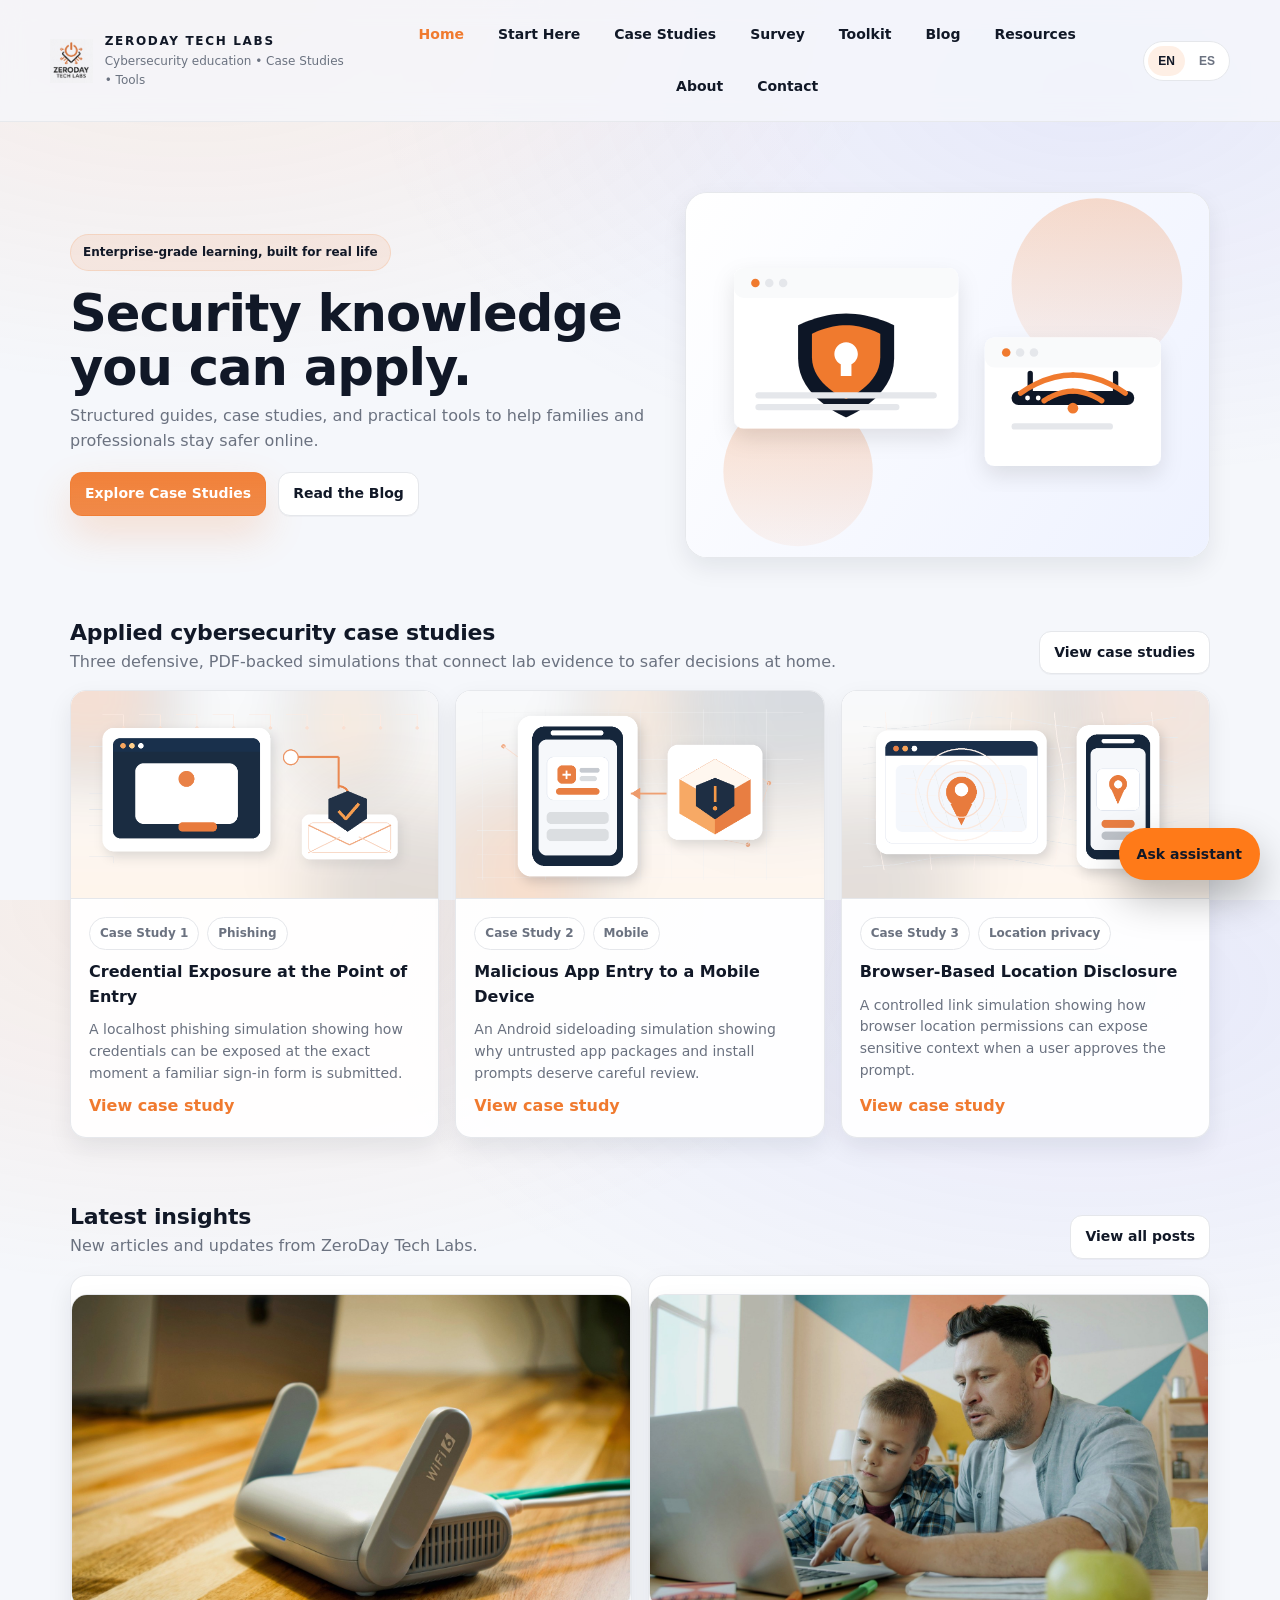
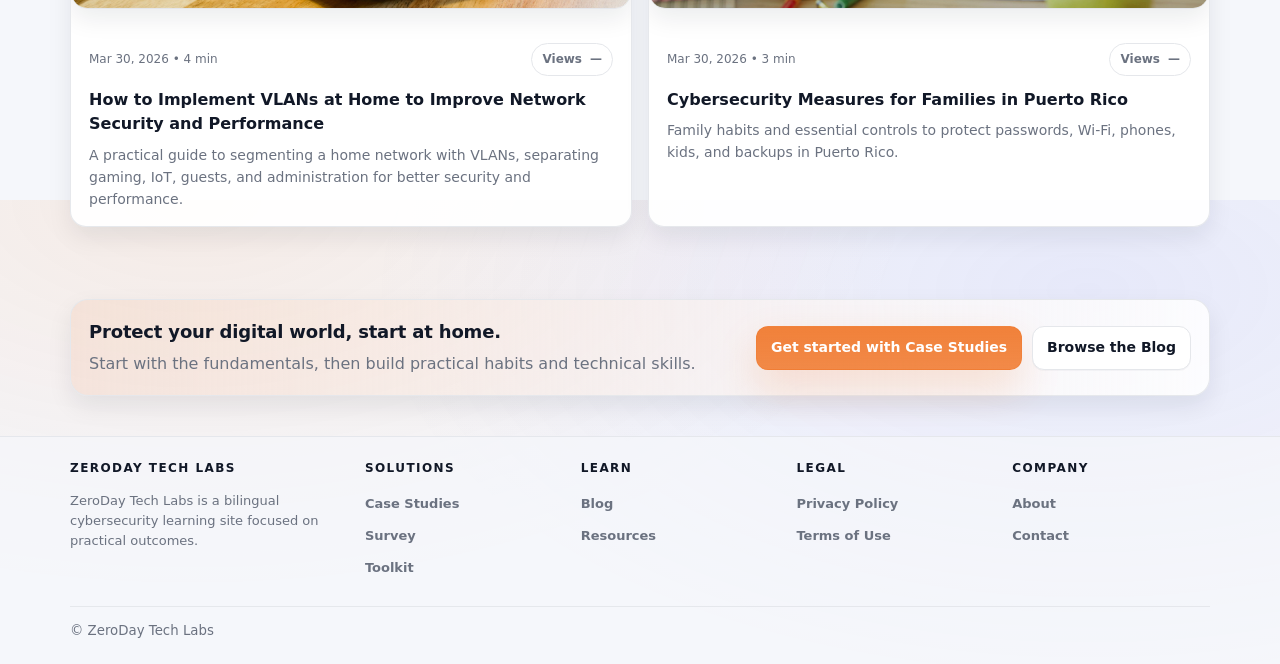
<file: index.html>
<!DOCTYPE html>

<html lang="en">
<head>
<meta charset="utf-8"/>
<meta content="width=device-width, initial-scale=1" name="viewport"/>
<title>ZeroDay Tech Labs — Home</title>
<link href="assets/images/logo-mark.png" rel="icon"/>
<link href="assets/css/styles.css" rel="stylesheet"/>
<script defer="" src="assets/js/i18n.js"></script>
<script defer="" src="assets/js/nav.js"></script>
</head>
<body>
<a class="skip-link" href="#main">Skip to content</a>
<header class="site-header">
<div class="container header-inner">
<a class="brand" href="/">
<img alt="ZeroDay Tech Labs logo" src="assets/images/logo.png"/>
<div class="title">
<strong>ZERODAY TECH LABS</strong>
<span data-i18n="brand.tagline">Cybersecurity education • Case Studies • Tools</span>
</div>
</a>
<nav aria-label="Primary" class="nav nav-static">
<a data-i18n="nav.home" href="/">Home</a>
<a data-i18n="nav.startHere" href="start-here/">Start Here</a>
<a data-i18n="nav.labs" href="labs/">Case Studies</a>
<a data-i18n="nav.survey" href="survey/">Survey</a>
<a data-i18n="nav.toolkit" href="toolkit/">Toolkit</a>
<a data-i18n="nav.blog" href="blog/">Blog</a>
<a data-i18n="nav.resources" href="resources/">Resources</a>
<a data-i18n="nav.about" href="about/">About</a>
<a data-i18n="nav.contact" href="contact/">Contact</a>
</nav>
<div class="header-controls">
<div aria-label="Language" class="lang-toggle">
<button aria-label="English" data-lang-btn="en" type="button">EN</button>
<button aria-label="Español" data-lang-btn="es" type="button">ES</button>
</div>
</div>
</div>
</header>
<main class="hero" id="main">
<div class="container">
<div class="hero-grid">
<div>
<div class="kicker" data-i18n="hero.kicker">Enterprise-grade learning, built for real life</div>
<h1 data-i18n="hero.title">Security knowledge you can apply.</h1>
<p data-i18n="hero.subtitle">Structured guides, case studies, and practical tools to help families and professionals stay safer online.</p>
<div class="hero-actions">
<a class="btn primary" data-i18n="hero.cta.primary" href="labs/">Explore Case Studies</a>
<a class="btn" data-i18n="hero.cta.secondary" href="blog/">Read the Blog</a>
</div>
</div>
<div class="hero-visual">
<img alt="Security and network illustration" src="assets/images/hero-illustration.svg"/>
</div>
</div>
</div>
</main>
<section class="section">
<div class="container">
<div class="section-header">
<div>
<h2 data-lang="en">Applied cybersecurity case studies</h2>
<h2 data-lang="es">Estudios de caso aplicados de ciberseguridad</h2>
<p data-lang="en">Three defensive, PDF-backed simulations that connect lab evidence to safer decisions at home.</p>
<p data-lang="es">Tres simulaciones defensivas respaldadas por PDF que conectan evidencia de laboratorio con decisiones más seguras en el hogar.</p>
</div>
<a class="btn" href="labs/#case-studies">
<span data-lang="en">View case studies</span>
<span data-lang="es">Ver estudios de caso</span>
</a>
</div>
<div class="grid-3">
<article class="card case-card">
<div class="case-media">
<img alt="No-text phishing illustration showing a sign-in screen, email, and security shield" loading="lazy" src="assets/images/case-study-phishing-cover.png"/>
</div>
<div class="case-body">
<div class="badges">
<span class="badge" data-lang="en">Case Study 1</span>
<span class="badge" data-lang="es">Caso 1</span>
<span class="badge">Phishing</span>
</div>
<h3 data-lang="en">Credential Exposure at the Point of Entry</h3>
<h3 data-lang="es">Exposición de credenciales en el punto de entrada</h3>
<p data-lang="en">A localhost phishing simulation showing how credentials can be exposed at the exact moment a familiar sign-in form is submitted.</p>
<p data-lang="es">Una simulación de phishing en localhost que muestra cómo las credenciales pueden exponerse al momento exacto de enviar un formulario familiar.</p>
<a class="text-link" href="labs/#credential-exposure-case-study">
<span data-lang="en">View case study</span>
<span data-lang="es">Ver estudio de caso</span>
</a>
</div>
</article>
<article class="card case-card">
<div class="case-media">
<img alt="No-text mobile app security illustration showing a phone, package icon, and warning shield" loading="lazy" src="assets/images/case-study-mobile-app-cover.png"/>
</div>
<div class="case-body">
<div class="badges">
<span class="badge" data-lang="en">Case Study 2</span>
<span class="badge" data-lang="es">Caso 2</span>
<span class="badge" data-lang="en">Mobile</span>
<span class="badge" data-lang="es">Móvil</span>
</div>
<h3 data-lang="en">Malicious App Entry to a Mobile Device</h3>
<h3 data-lang="es">Entrada de una app maliciosa a un dispositivo móvil</h3>
<p data-lang="en">An Android sideloading simulation showing why untrusted app packages and install prompts deserve careful review.</p>
<p data-lang="es">Una simulación de instalación lateral en Android que muestra por qué los paquetes no confiables y los permisos de instalación deben revisarse con cuidado.</p>
<a class="text-link" href="labs/#malicious-app-case-study">
<span data-lang="en">View case study</span>
<span data-lang="es">Ver estudio de caso</span>
</a>
</div>
</article>
<article class="card case-card">
<div class="case-media">
<img alt="No-text location privacy illustration showing a browser map, phone, and location pin" loading="lazy" src="assets/images/case-study-location-cover.png"/>
</div>
<div class="case-body">
<div class="badges">
<span class="badge" data-lang="en">Case Study 3</span>
<span class="badge" data-lang="es">Caso 3</span>
<span class="badge" data-lang="en">Location privacy</span>
<span class="badge" data-lang="es">Privacidad de ubicación</span>
</div>
<h3 data-lang="en">Browser-Based Location Disclosure</h3>
<h3 data-lang="es">Divulgación de ubicación basada en navegador</h3>
<p data-lang="en">A controlled link simulation showing how browser location permissions can expose sensitive context when a user approves the prompt.</p>
<p data-lang="es">Una simulación controlada con enlace que muestra cómo los permisos de ubicación del navegador pueden exponer contexto sensible cuando el usuario aprueba el permiso.</p>
<a class="text-link" href="labs/#location-disclosure-case-study">
<span data-lang="en">View case study</span>
<span data-lang="es">Ver estudio de caso</span>
</a>
</div>
</article>
</div>
</div>
</section>
<section class="section">
<div class="container">
<div class="section-header">
<div>
<h2 data-i18n="section.blog.title">Latest insights</h2>
<p data-i18n="section.blog.subtitle">New articles and updates from ZeroDay Tech Labs.</p>
</div>
<a class="btn" data-i18n="section.blog.viewAll" href="blog/">View all posts</a>
</div>
<div class="blog-grid" data-latest-posts="">
<a class="card blog-card" href="blog/vlans-home-network.html">
<div class="cover"><img alt="" loading="lazy" src="assets/images/cover-vlans-home.jpg"/></div>
<div class="content">
<div class="meta-row">
<span>2026-03-30 • 4 min</span>
<span class="pill"><span style="font-weight:900;">Views</span> <span data-view-slug="vlans-home-network">—</span></span>
</div>
<h3 style="margin:12px 0 8px;">
<span data-lang="en">How to Implement VLANs at Home to Improve Network Security and Performance</span>
<span data-lang="es">Cómo Implementar VLANs en el Hogar para Mejorar la Seguridad y el Rendimiento de la Red</span>
</h3>
<p>
<span data-lang="en">A practical guide to segmenting a home network with VLANs, separating gaming, IoT, guests, and administration for better security and performance.</span>
<span data-lang="es">Guía práctica para segmentar tu red doméstica con VLANs, separar gaming, IoT, invitados y administración, y mejorar seguridad y rendimiento.</span>
</p>
</div>
</a>
<a class="card blog-card" href="blog/cybersecurity-families-pr.html">
<div class="cover"><img alt="" loading="lazy" src="assets/images/cover-family-cyber.jpg"/></div>
<div class="content">
<div class="meta-row">
<span>2026-03-30 • 3 min</span>
<span class="pill"><span style="font-weight:900;">Views</span> <span data-view-slug="cybersecurity-families-pr">—</span></span>
</div>
<h3 style="margin:12px 0 8px;">
<span data-lang="en">Cybersecurity Measures for Families in Puerto Rico</span>
<span data-lang="es">Medidas de Ciberseguridad para Familias en Puerto Rico</span>
</h3>
<p>
<span data-lang="en">Family habits and essential controls to protect passwords, Wi-Fi, phones, kids, and backups in Puerto Rico.</span>
<span data-lang="es">Hábitos familiares y controles esenciales para proteger contraseñas, Wi-Fi, móviles, menores y respaldos en Puerto Rico.</span>
</p>
</div>
</a>
</div>
</div>
</section>
<section class="cta-band">
<div class="container">
<div class="cta-inner">
<div>
<h3 data-i18n="cta.title">Protect your digital world, start at home.</h3>
<p data-i18n="cta.subtitle">Start with the fundamentals, then build practical habits and technical skills.</p>
</div>
<div class="cta-actions">
<a class="btn primary" data-i18n="cta.primary" href="labs/">Get started with Case Studies</a>
<a class="btn" data-i18n="cta.secondary" href="blog/">Browse the Blog</a>
</div>
</div>
</div>
</section>
<footer class="footer">
<div class="container">
<div class="footer-top">
<div>
<h4>ZeroDay Tech Labs</h4>
<p class="note" data-i18n="footer.blurb">ZeroDay Tech Labs is a bilingual cybersecurity learning site focused on practical outcomes.</p>
</div>
<div>
<h4 data-i18n="footer.solutions">Solutions</h4>
<a data-i18n="nav.labs" href="labs/">Case Studies</a>
<a data-i18n="nav.survey" href="survey/">Survey</a>
<a data-i18n="nav.toolkit" href="toolkit/">Toolkit</a>
</div>
<div>
<h4 data-i18n="footer.learn">Learn</h4>
<a data-i18n="nav.blog" href="blog/">Blog</a>
<a data-i18n="nav.resources" href="resources/">Resources</a>
</div>
<div>
<h4 data-i18n="footer.legal">Legal</h4>
<a data-i18n="footer.privacy" href="legal/privacy.html">Privacy Policy</a>
<a data-i18n="footer.terms" href="legal/terms.html">Terms of Use</a>
</div>
<div><h4 data-lang="en">Company</h4><h4 data-lang="es">Organización</h4><a data-i18n="nav.about" href="about/">About</a><a data-i18n="nav.contact" href="contact/">Contact</a></div></div>
<div class="footer-bottom">
<small data-i18n="footer.copy">© ZeroDay Tech Labs</small></div>
</div>
</footer>
<script src="assets/js/posts.js"></script>
<script src="assets/js/blog.js"></script>
<script src="assets/js/analytics.js"></script>

<script src="assets/js/chat-config.js"></script>
<script src="assets/js/chat-widget.js"></script>
</body>
</html>
</file>
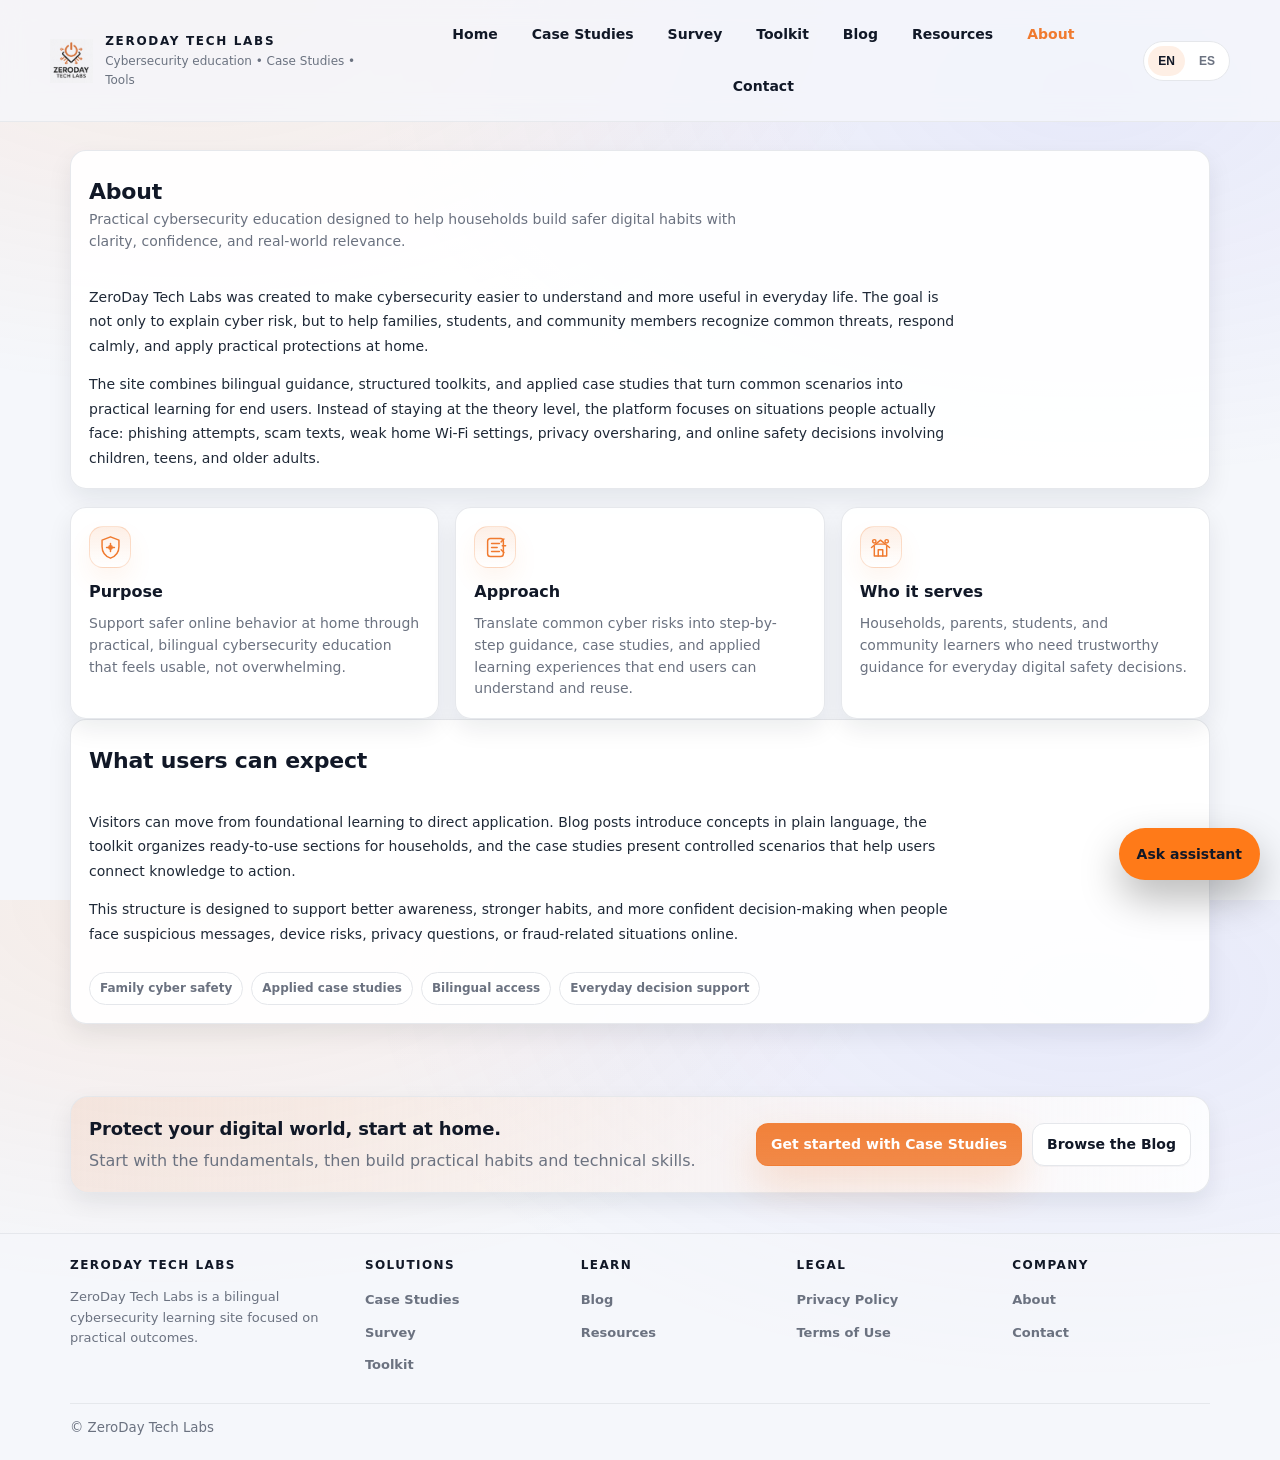
<file: about/index.html>
<!DOCTYPE html>
<html lang="en">
<head>
<meta charset="utf-8"/>
<meta content="width=device-width, initial-scale=1" name="viewport"/>
<title>ZeroDay Tech Labs — About</title>
<link href="../assets/images/logo-mark.png" rel="icon"/>
<link href="../assets/css/styles.css" rel="stylesheet"/>
<script defer="" src="../assets/js/i18n.js"></script>
<script defer="" src="../assets/js/nav.js"></script>
</head>
<body>
<a class="skip-link" href="#main">Skip to content</a>
<header class="site-header">
<div class="container header-inner">
<a class="brand" href="../">
<img alt="ZeroDay Tech Labs logo" src="../assets/images/logo.png"/>
<div class="title">
<strong>ZERODAY TECH LABS</strong>
<span data-i18n="brand.tagline">Cybersecurity education • Case Studies • Tools</span>
</div>
</a>
<nav aria-label="Primary" class="nav nav-static">
<a data-i18n="nav.home" href="../">Home</a>
<a data-i18n="nav.labs" href="../labs/">Case Studies</a>
<a data-i18n="nav.survey" href="../survey/">Survey</a>
<a data-i18n="nav.toolkit" href="../toolkit/">Toolkit</a>
<a data-i18n="nav.blog" href="../blog/">Blog</a>
<a data-i18n="nav.resources" href="../resources/">Resources</a>
<a data-i18n="nav.about" href="../about/">About</a>
<a data-i18n="nav.contact" href="../contact/">Contact</a>
</nav>
<div class="header-controls">
<div aria-label="Language" class="lang-toggle">
<button aria-label="English" data-lang-btn="en" type="button">EN</button>
<button aria-label="Español" data-lang-btn="es" type="button">ES</button>
</div>
</div>
</div>
</header>
<main class="section" id="main">
<div class="container">
<section class="card about-hero-card">
<div class="section-header">
<div>
<h2 data-lang="en">About</h2>
<h2 data-lang="es">Acerca de</h2>
<p class="note" data-lang="en">Practical cybersecurity education designed to help households build safer digital habits with clarity, confidence, and real-world relevance.</p>
<p class="note" data-lang="es">Educación práctica en ciberseguridad diseñada para ayudar a los hogares a desarrollar hábitos digitales más seguros con claridad, confianza y relevancia para la vida real.</p>
</div>
</div>
<div class="about-copy-stack">
<p data-lang="en">ZeroDay Tech Labs was created to make cybersecurity easier to understand and more useful in everyday life. The goal is not only to explain cyber risk, but to help families, students, and community members recognize common threats, respond calmly, and apply practical protections at home.</p>
<p data-lang="es">ZeroDay Tech Labs fue creado para hacer la ciberseguridad más fácil de entender y más útil en la vida diaria. La meta no es solo explicar el riesgo cibernético, sino ayudar a familias, estudiantes y miembros de la comunidad a reconocer amenazas comunes, responder con calma y aplicar protecciones prácticas en el hogar.</p>
<p data-lang="en">The site combines bilingual guidance, structured toolkits, and applied case studies that turn common scenarios into practical learning for end users. Instead of staying at the theory level, the platform focuses on situations people actually face: phishing attempts, scam texts, weak home Wi-Fi settings, privacy oversharing, and online safety decisions involving children, teens, and older adults.</p>
<p data-lang="es">El sitio combina orientación bilingüe, toolkits estructurados y estudios de caso aplicados que convierten situaciones comunes en aprendizaje práctico para el usuario final. En lugar de quedarse en el nivel teórico, la plataforma se enfoca en situaciones que las personas realmente enfrentan: intentos de phishing, textos de estafa, configuraciones débiles de Wi-Fi en el hogar, sobreexposición de información privada y decisiones de seguridad en línea que involucran a niños, adolescentes y adultos mayores.</p>
</div>
</section>
<section class="grid-3 about-card-grid" aria-label="About pillars">
<article class="card about-card">
<div class="icon-badge about-icon" aria-hidden="true">
<svg viewBox="0 0 48 48" focusable="false"><path d="M24 5l15 6v11c0 10.4-6 17.4-15 21-9-3.6-15-10.6-15-21V11l15-6z"></path><path d="M17 24h14M24 17v14"></path><circle cx="24" cy="24" r="3"></circle></svg>
</div>
<h3 data-lang="en">Purpose</h3>
<h3 data-lang="es">Propósito</h3>
<p data-lang="en">Support safer online behavior at home through practical, bilingual cybersecurity education that feels usable, not overwhelming.</p>
<p data-lang="es">Apoyar un comportamiento más seguro en línea en el hogar mediante educación bilingüe y práctica en ciberseguridad que se sienta útil, no abrumadora.</p>
</article>
<article class="card about-card">
<div class="icon-badge about-icon" aria-hidden="true">
<svg viewBox="0 0 48 48" focusable="false"><rect x="10" y="8" width="28" height="32" rx="5"></rect><path d="M17 17h14M17 24h10M17 31h14"></path><path d="M34 14l5-5M36 21h6M34 28l5 5"></path></svg>
</div>
<h3 data-lang="en">Approach</h3>
<h3 data-lang="es">Enfoque</h3>
<p data-lang="en">Translate common cyber risks into step-by-step guidance, case studies, and applied learning experiences that end users can understand and reuse.</p>
<p data-lang="es">Traducir riesgos cibernéticos comunes en guías paso a paso, estudios de caso y experiencias aplicadas de aprendizaje que los usuarios finales puedan entender y reutilizar.</p>
</article>
<article class="card about-card">
<div class="icon-badge about-icon" aria-hidden="true">
<svg viewBox="0 0 48 48" focusable="false"><path d="M8 24L24 11l16 13"></path><path d="M13 22v17h22V22"></path><path d="M20 39V28h8v11"></path><path d="M17 18h14"></path><circle cx="13" cy="13" r="3"></circle><circle cx="35" cy="13" r="3"></circle></svg>
</div>
<h3 data-lang="en">Who it serves</h3>
<h3 data-lang="es">A quién sirve</h3>
<p data-lang="en">Households, parents, students, and community learners who need trustworthy guidance for everyday digital safety decisions.</p>
<p data-lang="es">Hogares, padres, estudiantes y miembros de la comunidad que necesitan orientación confiable para decisiones cotidianas de seguridad digital.</p>
</article>
</section>
<section class="card about-detail-card">
<div class="section-header">
<div>
<h2 data-lang="en">What users can expect</h2>
<h2 data-lang="es">Qué pueden esperar los usuarios</h2>
</div>
</div>
<div class="about-copy-stack">
<p data-lang="en">Visitors can move from foundational learning to direct application. Blog posts introduce concepts in plain language, the toolkit organizes ready-to-use sections for households, and the case studies present controlled scenarios that help users connect knowledge to action.</p>
<p data-lang="es">Los visitantes pueden pasar del aprendizaje fundamental a la aplicación directa. Las entradas del blog presentan conceptos en lenguaje claro, el toolkit organiza secciones listas para usar para los hogares, y los estudios de caso presentan escenarios controlados que ayudan a conectar el conocimiento con la acción.</p>
<p data-lang="en">This structure is designed to support better awareness, stronger habits, and more confident decision-making when people face suspicious messages, device risks, privacy questions, or fraud-related situations online.</p>
<p data-lang="es">Esta estructura está diseñada para apoyar una mejor conciencia, hábitos más sólidos y decisiones más seguras cuando las personas enfrentan mensajes sospechosos, riesgos en dispositivos, preguntas sobre privacidad o situaciones relacionadas con fraude en línea.</p>
</div>
<div class="badges" aria-label="Site focus areas">
<span class="pill"><span data-lang="en">Family cyber safety</span><span data-lang="es">Seguridad digital familiar</span></span>
<span class="pill"><span data-lang="en">Applied case studies</span><span data-lang="es">Estudios de caso aplicados</span></span>
<span class="pill"><span data-lang="en">Bilingual access</span><span data-lang="es">Acceso bilingüe</span></span>
<span class="pill"><span data-lang="en">Everyday decision support</span><span data-lang="es">Apoyo para decisiones diarias</span></span>
</div>
</section>
</div>
</main>
<section class="cta-band">
<div class="container">
<div class="cta-inner">
<div>
<h3 data-i18n="cta.title">Protect your digital world, start at home.</h3>
<p data-i18n="cta.subtitle">Start with the fundamentals, then build practical habits and technical skills.</p>
</div>
<div class="cta-actions">
<a class="btn primary" data-i18n="cta.primary" href="../labs/">Get started with Case Studies</a>
<a class="btn" data-i18n="cta.secondary" href="../blog/">Browse the Blog</a>
</div>
</div>
</div>
</section>
<footer class="footer">
<div class="container">
<div class="footer-top">
<div>
<h4>ZeroDay Tech Labs</h4>
<p class="note" data-i18n="footer.blurb">ZeroDay Tech Labs is a bilingual cybersecurity learning site focused on practical outcomes.</p>
</div>
<div>
<h4 data-i18n="footer.solutions">Solutions</h4>
<a data-i18n="nav.labs" href="../labs/">Case Studies</a>
<a data-i18n="nav.survey" href="../survey/">Survey</a>
<a data-i18n="nav.toolkit" href="../toolkit/">Toolkit</a>
</div>
<div>
<h4 data-i18n="footer.learn">Learn</h4>
<a data-i18n="nav.blog" href="../blog/">Blog</a>
<a data-i18n="nav.resources" href="../resources/">Resources</a>
</div>
<div>
<h4 data-i18n="footer.legal">Legal</h4>
<a data-i18n="footer.privacy" href="../legal/privacy.html">Privacy Policy</a>
<a data-i18n="footer.terms" href="../legal/terms.html">Terms of Use</a>
</div>
<div><h4 data-lang="en">Company</h4><h4 data-lang="es">Organización</h4><a data-i18n="nav.about" href="../about/">About</a><a data-i18n="nav.contact" href="../contact/">Contact</a></div></div>
<div class="footer-bottom"><small data-i18n="footer.copy">© ZeroDay Tech Labs</small></div>
</div>
</footer>
<script src="../assets/js/posts.js"></script>
<script src="../assets/js/blog.js"></script>
<script src="../assets/js/analytics.js"></script>
<script src="../assets/js/chat-config.js"></script>
<script src="../assets/js/chat-widget.js"></script>
</body>
</html>
</file>
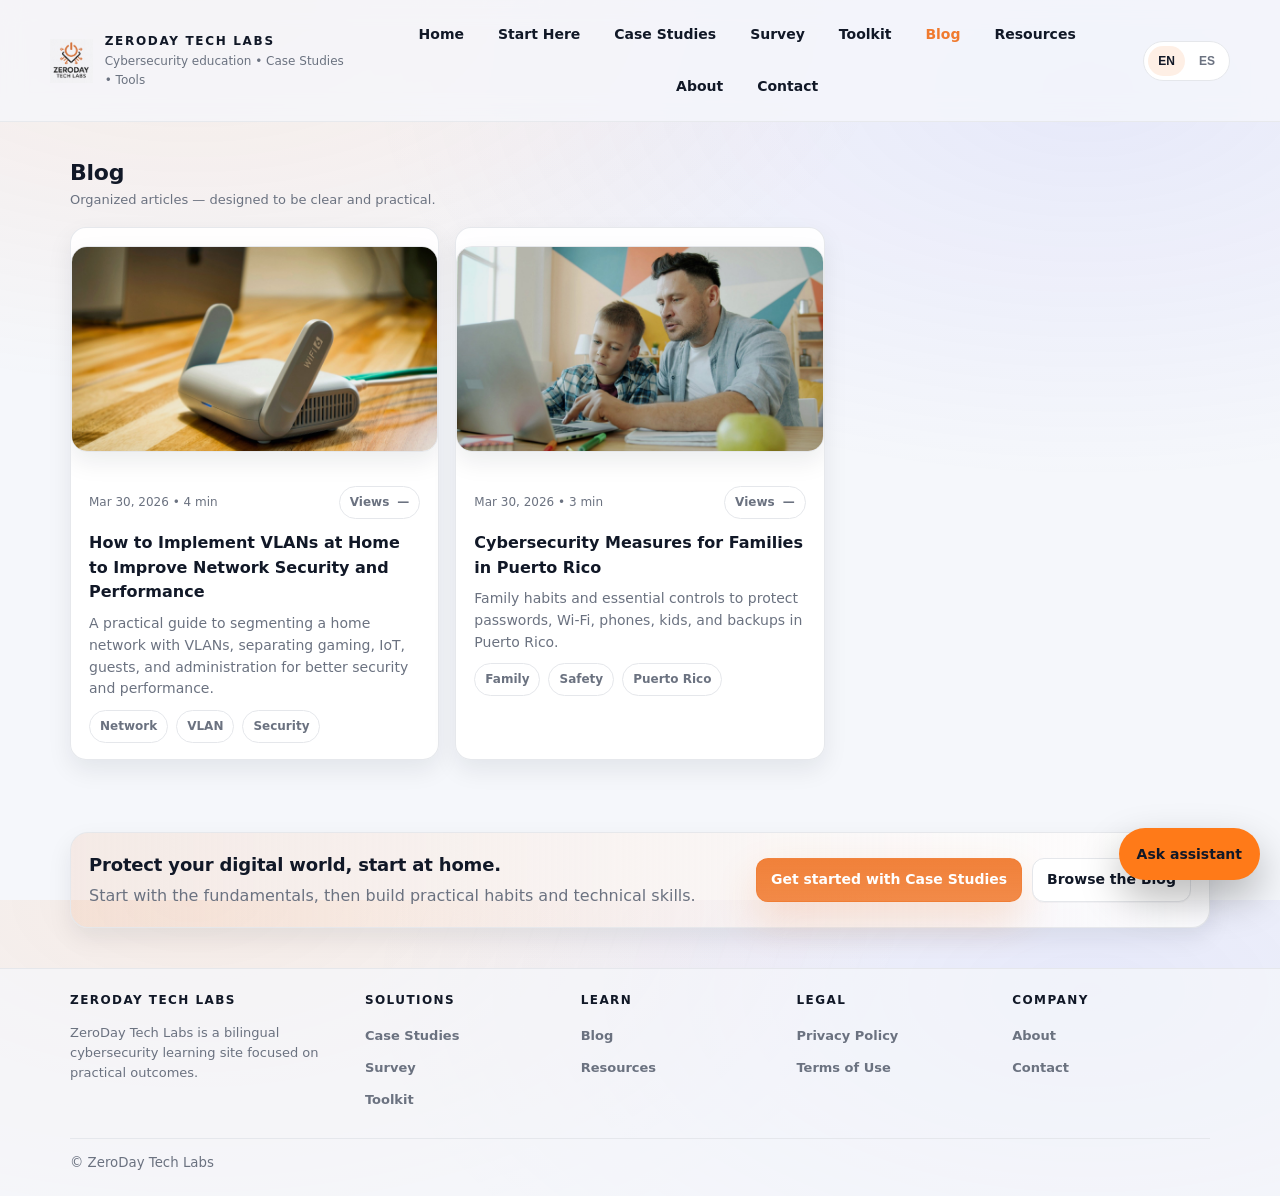
<file: blog/index.html>
<!DOCTYPE html>

<html lang="en">
<head>
<meta charset="utf-8"/>
<meta content="width=device-width, initial-scale=1" name="viewport"/>
<title>ZeroDay Tech Labs — Blog</title>
<link href="../assets/images/logo-mark.png" rel="icon"/>
<link href="../assets/css/styles.css" rel="stylesheet"/>
<script defer="" src="../assets/js/i18n.js"></script>
<script defer="" src="../assets/js/nav.js"></script>
</head>
<body>
<a class="skip-link" href="#main">Skip to content</a>
<header class="site-header">
<div class="container header-inner">
<a class="brand" href="../">
<img alt="ZeroDay Tech Labs logo" src="../assets/images/logo.png"/>
<div class="title">
<strong>ZERODAY TECH LABS</strong>
<span data-i18n="brand.tagline">Cybersecurity education • Case Studies • Tools</span>
</div>
</a>
<nav aria-label="Primary" class="nav nav-static">
<a data-i18n="nav.home" href="../">Home</a>
<a data-i18n="nav.startHere" href="../start-here/">Start Here</a>
<a data-i18n="nav.labs" href="../labs/">Case Studies</a>
<a data-i18n="nav.survey" href="../survey/">Survey</a>
<a data-i18n="nav.toolkit" href="../toolkit/">Toolkit</a>
<a data-i18n="nav.blog" href="../blog/">Blog</a>
<a data-i18n="nav.resources" href="../resources/">Resources</a>
<a data-i18n="nav.about" href="../about/">About</a>
<a data-i18n="nav.contact" href="../contact/">Contact</a>
</nav>
<div class="header-controls">
<div aria-label="Language" class="lang-toggle">
<button aria-label="English" data-lang-btn="en" type="button">EN</button>
<button aria-label="Español" data-lang-btn="es" type="button">ES</button>
</div>

</div>
</div>
</header>

<main class="section" id="main">
<div class="container">
<div class="section-header">
<div>
<h2 data-i18n="nav.blog">Blog</h2>
<p class="note" data-lang="en">Organized articles — designed to be clear and practical.</p>
<p class="note" data-lang="es">Artículos organizados — diseñados para ser claros y prácticos.</p>
</div>
</div>
<div class="grid-3" data-blog-list="">
<a class="card blog-card" href="../blog/vlans-home-network.html">
<div class="cover"><img alt="" loading="lazy" src="../assets/images/cover-vlans-home.jpg"/></div>
<div class="content">
<div class="meta-row">
<span>2026-03-30 • 4 min</span>
<span class="pill"><span style="font-weight:900;">Views</span> <span data-view-slug="vlans-home-network">—</span></span>
</div>
<h3 style="margin:12px 0 8px;">
<span data-lang="en">How to Implement VLANs at Home to Improve Network Security and Performance</span>
<span data-lang="es">Cómo Implementar VLANs en el Hogar para Mejorar la Seguridad y el Rendimiento de la Red</span>
</h3>
<p>
<span data-lang="en">A practical guide to segmenting a home network with VLANs, separating gaming, IoT, guests, and administration for better security and performance.</span>
<span data-lang="es">Guía práctica para segmentar tu red doméstica con VLANs, separar gaming, IoT, invitados y administración, y mejorar seguridad y rendimiento.</span>
</p>
<div class="badges"><span class="badge">Network</span><span class="badge">VLAN</span><span class="badge">Security</span></div>
</div>
</a>
<a class="card blog-card" href="../blog/cybersecurity-families-pr.html">
<div class="cover"><img alt="" loading="lazy" src="../assets/images/cover-family-cyber.jpg"/></div>
<div class="content">
<div class="meta-row">
<span>2026-03-30 • 3 min</span>
<span class="pill"><span style="font-weight:900;">Views</span> <span data-view-slug="cybersecurity-families-pr">—</span></span>
</div>
<h3 style="margin:12px 0 8px;">
<span data-lang="en">Cybersecurity Measures for Families in Puerto Rico</span>
<span data-lang="es">Medidas de Ciberseguridad para Familias en Puerto Rico</span>
</h3>
<p>
<span data-lang="en">Family habits and essential controls to protect passwords, Wi‑Fi, phones, kids, and backups in Puerto Rico.</span>
<span data-lang="es">Hábitos familiares y controles esenciales para proteger contraseñas, Wi‑Fi, móviles, menores y respaldos en Puerto Rico.</span>
</p>
<div class="badges"><span class="badge">Family</span><span class="badge">Safety</span><span class="badge">Puerto Rico</span></div>
</div>
</a>
</div>
</div>
</main>
<section class="cta-band">
<div class="container">
<div class="cta-inner">
<div>
<h3 data-i18n="cta.title">Protect your digital world, start at home.</h3>
<p data-i18n="cta.subtitle">Start with the fundamentals, then build practical habits and technical skills.</p>
</div>
<div class="cta-actions">
<a class="btn primary" data-i18n="cta.primary" href="../labs/">Get started with Case Studies</a>
<a class="btn" data-i18n="cta.secondary" href="../blog/">Browse the Blog</a>
</div>
</div>
</div>
</section>
<footer class="footer">
<div class="container">
<div class="footer-top">
<div>
<h4>ZeroDay Tech Labs</h4>
<p class="note" data-i18n="footer.blurb">ZeroDay Tech Labs is a bilingual cybersecurity learning site focused on practical outcomes.</p>
</div>
<div>
<h4 data-i18n="footer.solutions">Solutions</h4>
<a data-i18n="nav.labs" href="../labs/">Case Studies</a>
<a data-i18n="nav.survey" href="../survey/">Survey</a>
<a data-i18n="nav.toolkit" href="../toolkit/">Toolkit</a>
</div>
<div>
<h4 data-i18n="footer.learn">Learn</h4>
<a data-i18n="nav.blog" href="../blog/">Blog</a>
<a data-i18n="nav.resources" href="../resources/">Resources</a>
</div>
<div>
<h4 data-i18n="footer.legal">Legal</h4>
<a data-i18n="footer.privacy" href="../legal/privacy.html">Privacy Policy</a>
<a data-i18n="footer.terms" href="../legal/terms.html">Terms of Use</a>
</div>
<div><h4 data-lang="en">Company</h4><h4 data-lang="es">Organización</h4><a data-i18n="nav.about" href="../about/">About</a><a data-i18n="nav.contact" href="../contact/">Contact</a></div></div>
<div class="footer-bottom">
<small data-i18n="footer.copy">© ZeroDay Tech Labs</small></div>
</div>
</footer>
<script src="../assets/js/posts.js"></script>
<script src="../assets/js/blog.js"></script>
<script src="../assets/js/analytics.js"></script>

<script src="../assets/js/chat-config.js"></script>
<script src="../assets/js/chat-widget.js"></script>
</body>
</html>
</file>
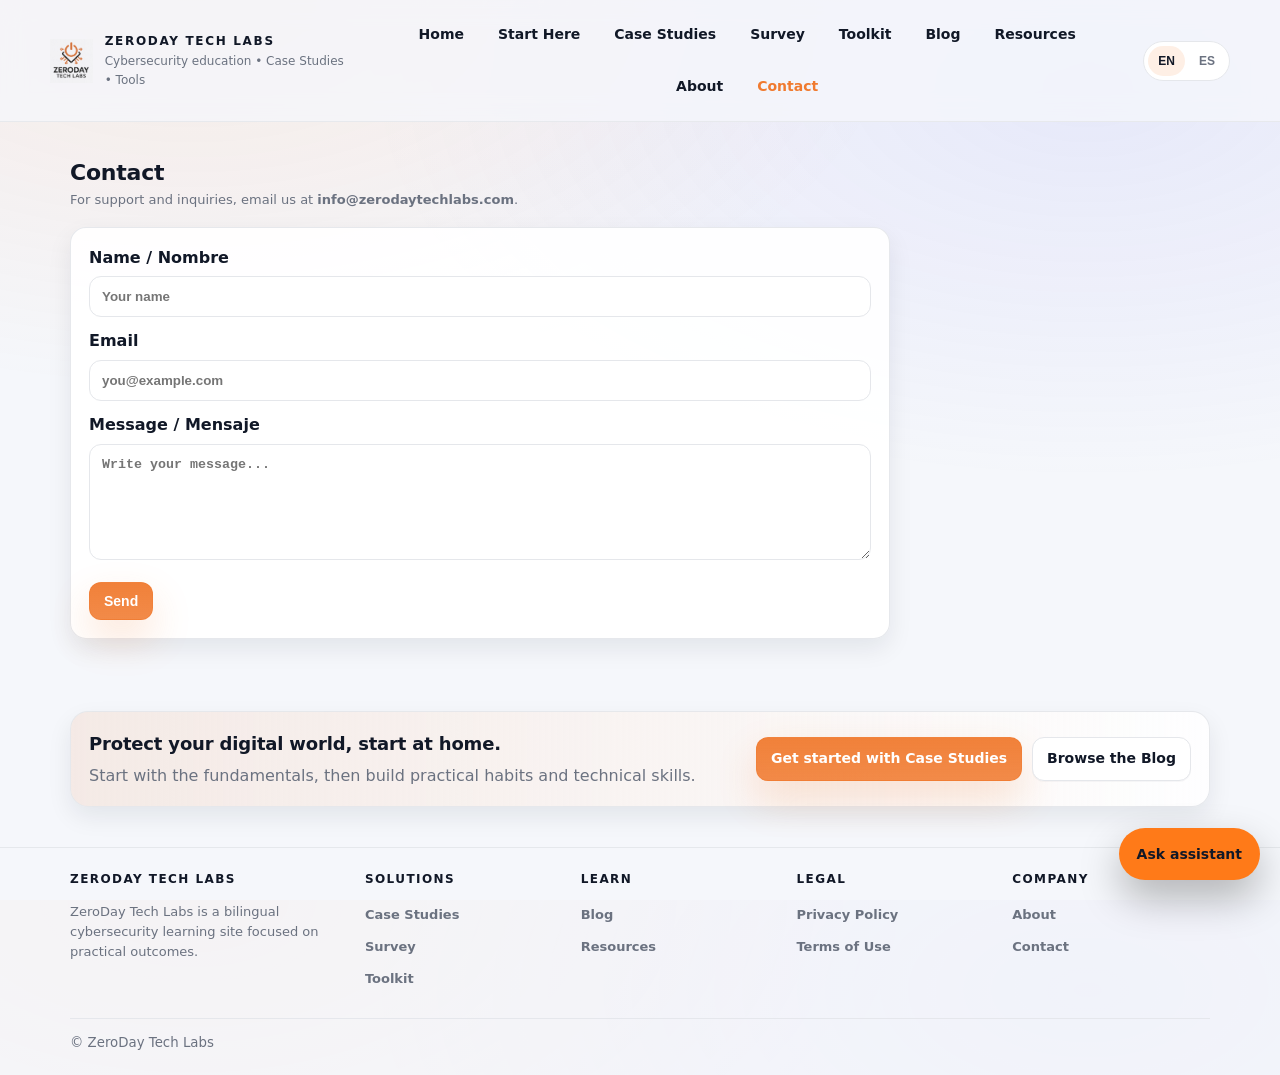
<file: contact/index.html>
<!DOCTYPE html>

<html lang="en">
<head>
<meta charset="utf-8"/>
<meta content="width=device-width, initial-scale=1" name="viewport"/>
<title>ZeroDay Tech Labs — Contact</title>
<link href="../assets/images/logo-mark.png" rel="icon"/>
<link href="../assets/css/styles.css" rel="stylesheet"/>
<script defer="" src="../assets/js/i18n.js"></script>
<script defer="" src="../assets/js/nav.js"></script>
</head>
<body>
<a class="skip-link" href="#main">Skip to content</a>
<header class="site-header">
<div class="container header-inner">
<a class="brand" href="../">
<img alt="ZeroDay Tech Labs logo" src="../assets/images/logo.png"/>
<div class="title">
<strong>ZERODAY TECH LABS</strong>
<span data-i18n="brand.tagline">Cybersecurity education • Case Studies • Tools</span>
</div>
</a>
<nav aria-label="Primary" class="nav nav-static">
<a data-i18n="nav.home" href="../">Home</a>
<a data-i18n="nav.startHere" href="../start-here/">Start Here</a>
<a data-i18n="nav.labs" href="../labs/">Case Studies</a>
<a data-i18n="nav.survey" href="../survey/">Survey</a>
<a data-i18n="nav.toolkit" href="../toolkit/">Toolkit</a>
<a data-i18n="nav.blog" href="../blog/">Blog</a>
<a data-i18n="nav.resources" href="../resources/">Resources</a>
<a data-i18n="nav.about" href="../about/">About</a>
<a data-i18n="nav.contact" href="../contact/">Contact</a>
</nav>
<div class="header-controls">
<div aria-label="Language" class="lang-toggle">
<button aria-label="English" data-lang-btn="en" type="button">EN</button>
<button aria-label="Español" data-lang-btn="es" type="button">ES</button>
</div>

</div>
</div>
</header>

<main class="section" id="main">
<div class="container">
<div class="section-header">
<div>
<h2 data-lang="en">Contact</h2>
<h2 data-lang="es">Contacto</h2>
<p class="note" data-lang="en">For support and inquiries, email us at <strong>info@zerodaytechlabs.com</strong>.</p>
<p class="note" data-lang="es">Para soporte y consultas, escribe a <strong>info@zerodaytechlabs.com</strong>.</p>
</div>
</div>
<div class="card" style="max-width:820px;">
<form action="mailto:info@zerodaytechlabs.com" enctype="text/plain" method="post">
<label style="font-weight:900;display:block;margin-bottom:6px;">Name / Nombre</label>
<input name="name" placeholder="Your name"/>
<div style="height:12px;"></div>
<label style="font-weight:900;display:block;margin-bottom:6px;">Email</label>
<input name="email" placeholder="you@example.com" type="email"/>
<div style="height:12px;"></div>
<label style="font-weight:900;display:block;margin-bottom:6px;">Message / Mensaje</label>
<textarea name="message" placeholder="Write your message..." rows="6"></textarea>
<div style="height:14px;"></div>
<button class="btn primary" type="submit">Send</button>
</form>
</div>
</div>
</main>
<section class="cta-band">
<div class="container">
<div class="cta-inner">
<div>
<h3 data-i18n="cta.title">Protect your digital world, start at home.</h3>
<p data-i18n="cta.subtitle">Start with the fundamentals, then build practical habits and technical skills.</p>
</div>
<div class="cta-actions">
<a class="btn primary" data-i18n="cta.primary" href="../labs/">Get started with Case Studies</a>
<a class="btn" data-i18n="cta.secondary" href="../blog/">Browse the Blog</a>
</div>
</div>
</div>
</section>
<footer class="footer">
<div class="container">
<div class="footer-top">
<div>
<h4>ZeroDay Tech Labs</h4>
<p class="note" data-i18n="footer.blurb">ZeroDay Tech Labs is a bilingual cybersecurity learning site focused on practical outcomes.</p>
</div>
<div>
<h4 data-i18n="footer.solutions">Solutions</h4>
<a data-i18n="nav.labs" href="../labs/">Case Studies</a>
<a data-i18n="nav.survey" href="../survey/">Survey</a>
<a data-i18n="nav.toolkit" href="../toolkit/">Toolkit</a>
</div>
<div>
<h4 data-i18n="footer.learn">Learn</h4>
<a data-i18n="nav.blog" href="../blog/">Blog</a>
<a data-i18n="nav.resources" href="../resources/">Resources</a>
</div>
<div>
<h4 data-i18n="footer.legal">Legal</h4>
<a data-i18n="footer.privacy" href="../legal/privacy.html">Privacy Policy</a>
<a data-i18n="footer.terms" href="../legal/terms.html">Terms of Use</a>
</div>
<div><h4 data-lang="en">Company</h4><h4 data-lang="es">Organización</h4><a data-i18n="nav.about" href="../about/">About</a><a data-i18n="nav.contact" href="../contact/">Contact</a></div></div>
<div class="footer-bottom">
<small data-i18n="footer.copy">© ZeroDay Tech Labs</small></div>
</div>
</footer>
<script src="../assets/js/posts.js"></script>
<script src="../assets/js/blog.js"></script>
<script src="../assets/js/analytics.js"></script>

<script src="../assets/js/chat-config.js"></script>
<script src="../assets/js/chat-widget.js"></script>
</body>
</html>
</file>
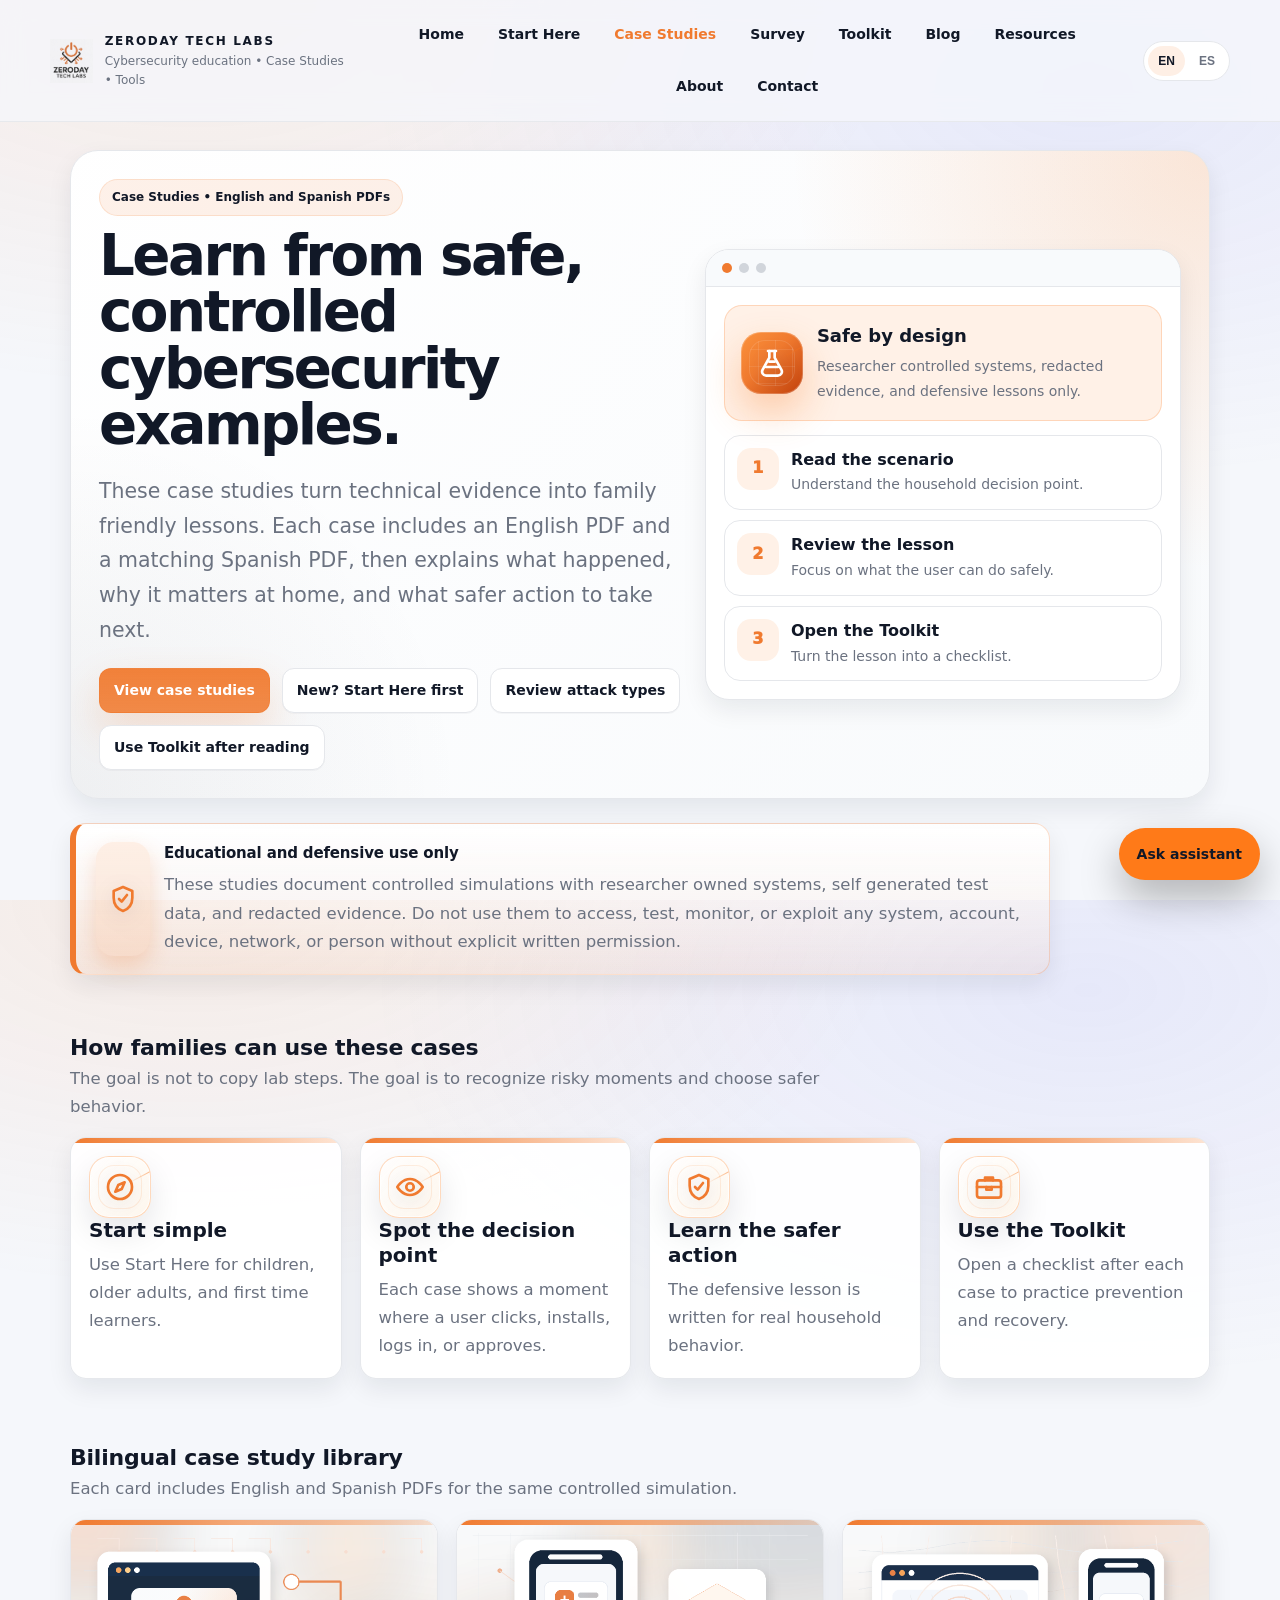
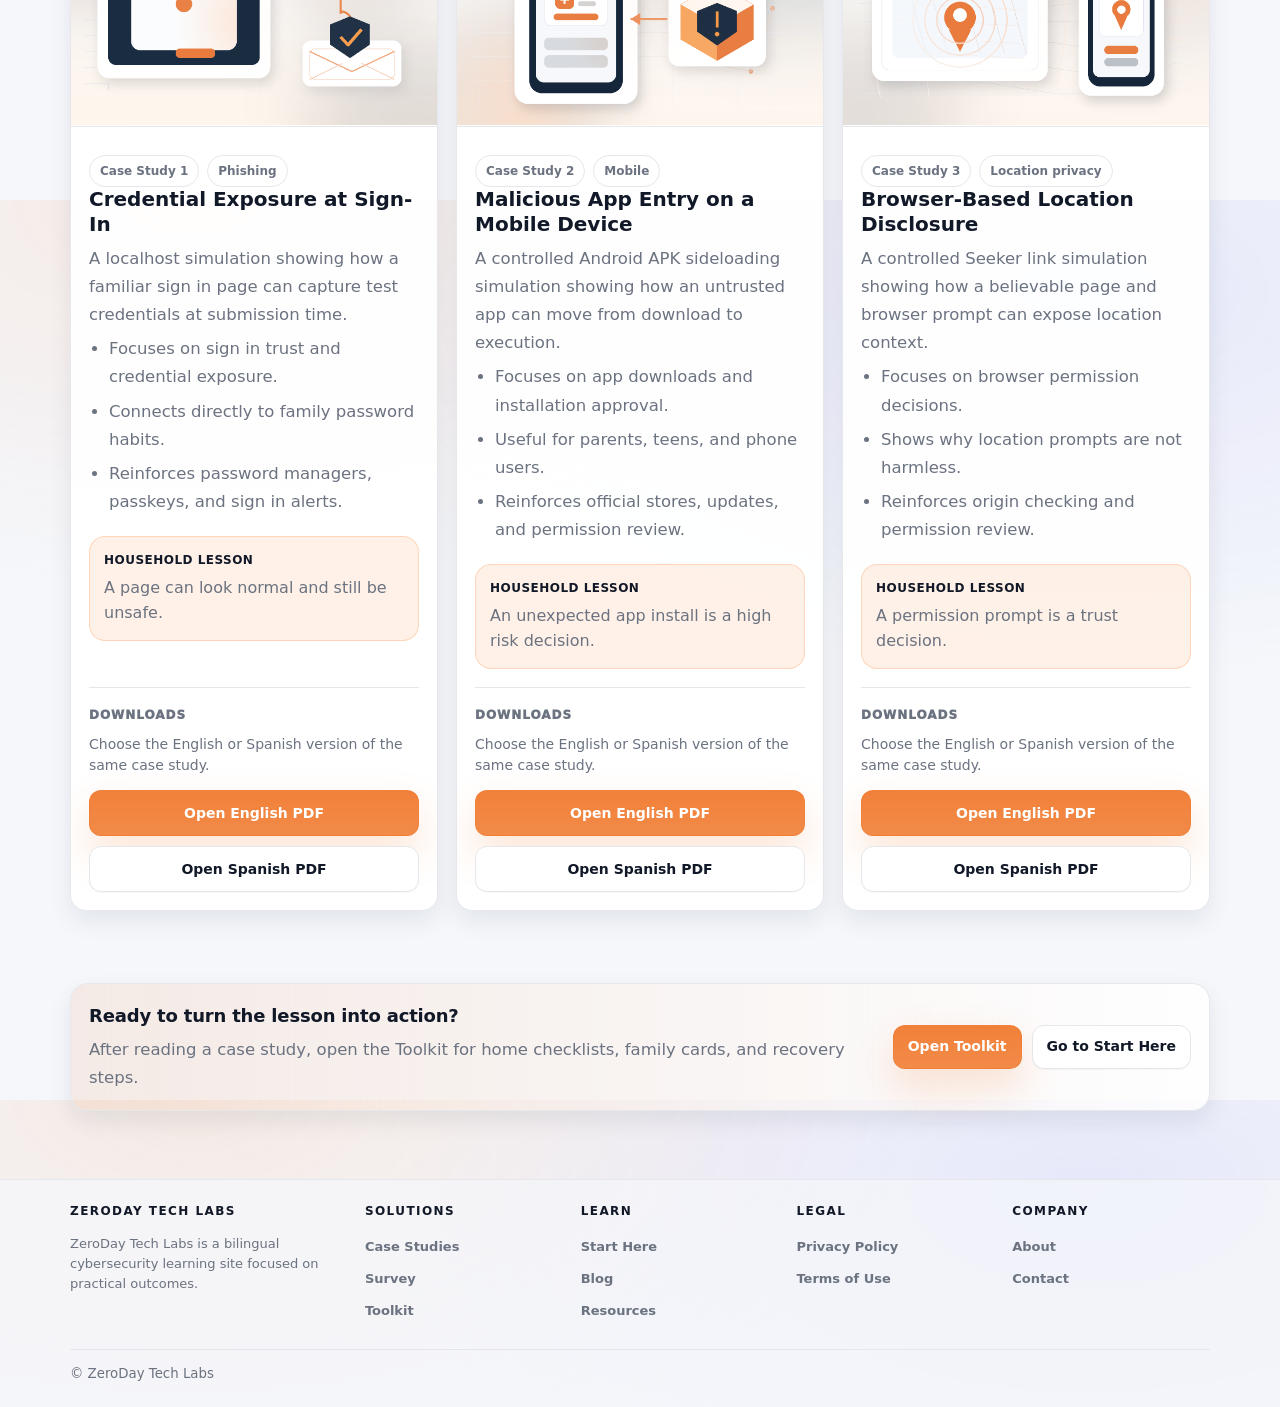
<file: labs/index.html>
<!DOCTYPE html>
<html lang="en">
<head>
<meta charset="utf-8"/>
<meta content="width=device-width, initial-scale=1" name="viewport"/>
<title>ZeroDay Tech Labs — Bilingual Case Studies</title>
<meta content="Bilingual defensive case studies with English and Spanish PDFs for families, students, older adults, and community learners." name="description"/>
<link href="../assets/images/logo-mark.png" rel="icon"/>
<link href="../assets/css/styles.css" rel="stylesheet"/>
<script defer="" src="../assets/js/i18n.js"></script>
<script defer="" src="../assets/js/nav.js"></script>

<style>
.case-studies-page{
  --case-brand: var(--brand, #f97316);
  --case-text: var(--text, #111827);
  --case-muted: var(--muted, #64748b);
  --case-border: var(--border, #e5e7eb);
  --case-soft: rgba(249,115,22,0.10);
  --case-soft-strong: rgba(249,115,22,0.22);
  --case-shadow: var(--shadow-sm, 0 18px 45px rgba(15,23,42,0.08));
}

.case-studies-page p,
.case-studies-page li{
  font-size: 16.5px;
  line-height: 1.7;
}

.case-studies-page .case-hero-panel{
  position: relative;
  overflow: hidden;
  border: 1px solid var(--case-border);
  border-radius: 28px;
  padding: 28px;
  margin-bottom: 24px;
  background:
    radial-gradient(circle at right top, rgba(249,115,22,0.16), transparent 32%),
    radial-gradient(circle at left bottom, rgba(15,23,42,0.06), transparent 30%),
    linear-gradient(135deg, rgba(255,255,255,0.98), rgba(248,250,252,0.98));
  box-shadow: var(--case-shadow);
}

.case-studies-page .case-hero-grid{
  display: grid;
  grid-template-columns: minmax(0, 1.1fr) minmax(310px, .9fr);
  gap: 24px;
  align-items: center;
}

.case-studies-page .case-title{
  margin: 12px 0 12px;
  font-size: clamp(36px, 4.4vw, 60px);
  line-height: 1;
  letter-spacing: -0.045em;
  color: var(--case-text);
}

.case-studies-page .case-lead{
  max-width: 76ch;
  color: var(--case-muted);
  font-size: clamp(18px, 1.6vw, 21px);
}

.case-studies-page .case-actions,
.case-studies-page .case-hero-actions,
.case-studies-page .center-actions{
  display: flex;
  flex-wrap: wrap;
  gap: 12px;
  margin-top: 18px;
}

.case-studies-page .case-hero-actions .btn,
.case-studies-page .center-actions .btn,
.case-studies-page .case-actions .btn{
  min-height: 45px;
  display: inline-flex;
  align-items: center;
  justify-content: center;
}

.case-studies-page .case-board{
  border: 1px solid var(--case-border);
  border-radius: 24px;
  overflow: hidden;
  background: #fff;
  box-shadow: var(--case-shadow);
}

.case-studies-page .case-board-top{
  display: flex;
  align-items: center;
  gap: 7px;
  padding: 13px 16px;
  border-bottom: 1px solid var(--case-border);
  background: rgba(248,250,252,0.95);
}

.case-studies-page .board-dot{
  width: 10px;
  height: 10px;
  border-radius: 999px;
  background: #d1d5db;
}

.case-studies-page .board-dot:first-child{
  background: var(--case-brand);
}

.case-studies-page .case-board-body{
  padding: 18px;
}

.case-studies-page .case-board-main{
  display: grid;
  grid-template-columns: 62px 1fr;
  gap: 14px;
  align-items: center;
  padding: 16px;
  border-radius: 18px;
  background: var(--case-soft);
  border: 1px solid var(--case-soft-strong);
  margin-bottom: 14px;
}

.case-studies-page .board-icon,
.case-studies-page .big-icon{
  position: relative;
  overflow: hidden;
  display: grid;
  place-items: center;
  width: 62px;
  height: 62px;
  border-radius: 20px;
  font-size: 31px;
  background:
    linear-gradient(135deg, rgba(255,255,255,0.98), rgba(255,247,237,0.95)),
    radial-gradient(circle at 25% 20%, rgba(249,115,22,0.18), transparent 45%);
  border: 1px solid rgba(249,115,22,0.26);
  color: var(--case-brand);
  box-shadow: inset 0 0 0 1px rgba(255,255,255,0.76), 0 14px 32px rgba(15,23,42,0.10);
}

.case-studies-page .board-icon::before,
.case-studies-page .big-icon::before,
.case-studies-page .board-icon::after,
.case-studies-page .big-icon::after{
  content: "";
  position: absolute;
  pointer-events: none;
}
.case-studies-page .board-icon::before,
.case-studies-page .big-icon::before{
  inset: 8px;
  border-radius: 16px;
  border: 1px solid rgba(249,115,22,0.18);
  background:
    linear-gradient(90deg, transparent 49%, rgba(15,23,42,0.07) 50%, transparent 51%),
    linear-gradient(0deg, transparent 49%, rgba(15,23,42,0.06) 50%, transparent 51%);
  background-size: 18px 18px;
  opacity: .62;
}
.case-studies-page .board-icon::after,
.case-studies-page .big-icon::after{
  width: 56%;
  height: 1px;
  right: -10px;
  top: 18px;
  background: linear-gradient(90deg, transparent, rgba(249,115,22,0.65));
  transform: rotate(-28deg);
}

.case-studies-page .board-icon{
  background: linear-gradient(135deg, #fb923c, var(--case-brand) 44%, #c2410c);
  color: #fff;
  border: 0;
  box-shadow: inset 0 0 0 1px rgba(255,255,255,0.22), 0 18px 38px rgba(249,115,22,0.30);
}
.case-studies-page .board-icon::before{
  border-color: rgba(255,255,255,0.20);
  background:
    linear-gradient(90deg, transparent 49%, rgba(255,255,255,0.17) 50%, transparent 51%),
    linear-gradient(0deg, transparent 49%, rgba(255,255,255,0.14) 50%, transparent 51%);
  background-size: 17px 17px;
}

.case-studies-page .case-board-main strong{
  display: block;
  font-size: 18px;
  color: var(--case-text);
  margin-bottom: 4px;
}

.case-studies-page .case-board-main span,
.case-studies-page .board-step span{
  color: var(--case-muted);
  font-size: 14px;
  line-height: 1.45;
}

.case-studies-page .board-steps{
  display: grid;
  gap: 10px;
}

.case-studies-page .board-step{
  display: grid;
  grid-template-columns: 42px 1fr;
  gap: 12px;
  padding: 12px;
  border-radius: 16px;
  border: 1px solid var(--case-border);
  background: #fff;
}

.case-studies-page .board-number{
  display: grid;
  place-items: center;
  width: 42px;
  height: 42px;
  border-radius: 14px;
  background: var(--case-soft);
  color: var(--case-brand);
  font-weight: 950;
}

.case-studies-page .board-step strong{
  display: block;
  color: var(--case-text);
}

.case-studies-page .case-disclaimer{
  display: grid;
  grid-template-columns: 54px 1fr;
  gap: 14px;
  border-left: 6px solid var(--case-brand);
  margin: 22px 0;
}

.case-studies-page .case-disclaimer-mark{
  width: 54px;
  height: 54px;
  border-radius: 18px;
  display: grid;
  place-items: center;
  background: var(--case-soft);
  color: var(--case-brand);
  font-size: 27px;
}

.case-studies-page .case-disclaimer-mark::before{
  content: none;
}

.case-studies-page .zdtl-svg-icon svg{
  position: relative;
  z-index: 1;
  width: 32px;
  height: 32px;
  display: block;
  fill: none;
  stroke: currentColor;
  stroke-width: 2;
  stroke-linecap: round;
  stroke-linejoin: round;
  filter: drop-shadow(0 4px 10px rgba(15,23,42,0.14));
}
.case-studies-page .case-disclaimer-mark::before{
  content: none;
}

.case-studies-page .section-intro{
  max-width: 820px;
}

.case-studies-page .section-intro p{
  color: var(--case-muted);
}

.case-studies-page .path-grid,
.case-studies-page .case-grid{
  display: grid;
  gap: 18px;
}

.case-studies-page .path-grid{
  grid-template-columns: repeat(4, minmax(0, 1fr));
}

.case-studies-page .case-grid{
  grid-template-columns: repeat(3, minmax(0, 1fr));
}

.case-studies-page .path-card,
.case-studies-page .study-card{
  position: relative;
  overflow: hidden;
  min-height: 100%;
}

.case-studies-page .study-card{
  display: flex;
  flex-direction: column;
}

.case-studies-page .study-card .case-actions{
  display: grid;
  gap: 10px;
  margin-top: auto;
  padding-top: 20px;
  border-top: 1px solid var(--case-border);
}


.case-studies-page .case-download-note{
  margin: 0 0 4px;
  color: var(--case-muted);
  font-size: 14px;
  line-height: 1.5;
}

.case-studies-page .case-download-heading{
  display: block;
  margin: 0 0 2px;
  color: var(--case-muted);
  font-size: 12px;
  font-weight: 950;
  letter-spacing: .08em;
  line-height: 1.2;
  text-transform: uppercase;
}

.case-studies-page .study-card .case-actions .btn{
  width: 100%;
  min-height: 46px;
}

.case-studies-page .path-card::before,
.case-studies-page .study-card::before{
  content: "";
  position: absolute;
  inset: 0 0 auto 0;
  height: 5px;
  background: linear-gradient(90deg, var(--case-brand), rgba(249,115,22,0.18));
}

.case-studies-page .path-card h3,
.case-studies-page .study-card h3{
  margin-top: 0;
  font-size: 20px;
  line-height: 1.25;
}

.case-studies-page .path-card p,
.case-studies-page .study-card p,
.case-studies-page .case-list,
.case-studies-page .case-meta-item span{
  color: var(--case-muted);
}

.case-studies-page .filter-panel{
  display: grid;
  grid-template-columns: repeat(4, minmax(0, 1fr));
  gap: 12px;
  margin: 18px 0;
}

.case-studies-page .filter-btn{
  width: 100%;
  min-height: 46px;
  border: 1px solid var(--case-border);
  background: #fff;
  color: var(--case-text);
  border-radius: 16px;
  padding: 10px 14px;
  font-weight: 800;
  cursor: pointer;
  display: inline-flex;
  align-items: center;
  justify-content: center;
  text-align: center;
}

.case-studies-page .filter-btn.is-active{
  background: var(--case-brand);
  border-color: var(--case-brand);
  color: #fff;
}

.case-studies-page .study-card .case-media{
  margin: -24px -24px 18px;
  min-height: 190px;
  display: grid;
  place-items: center;
  background:
    radial-gradient(circle at center, rgba(249,115,22,0.20), transparent 36%),
    linear-gradient(135deg, rgba(248,250,252,0.96), rgba(255,255,255,0.96));
}

.case-studies-page .case-media img{
  display: block;
  width: 100%;
  max-height: 210px;
  object-fit: cover;
}

.case-studies-page .case-list{
  padding-left: 20px;
}

.case-studies-page .case-list li{
  margin: 6px 0;
}

.case-studies-page .case-meta-list{
  display: grid;
  gap: 10px;
  margin-top: 14px;
  margin-bottom: 18px;
}

.case-studies-page .case-meta-item{
  padding: 14px 14px;
  border-radius: 16px;
  border: 1px solid var(--case-soft-strong);
  background: var(--case-soft);
}

.case-studies-page .case-meta-item strong{
  display: block;
  margin-bottom: 3px;
  color: var(--case-text);
}


@media (max-width: 760px){
  .case-studies-page .filter-panel{
    grid-template-columns: repeat(2, minmax(0, 1fr));
  }
}

@media (max-width: 520px){
  .case-studies-page .filter-panel{
    grid-template-columns: 1fr;
  }
}

@media (max-width: 1040px){
  .case-studies-page .case-hero-grid,
  .case-studies-page .path-grid,
  .case-studies-page .case-grid{
    grid-template-columns: 1fr;
  }

  .case-studies-page .case-hero-panel{
    padding: 20px;
  }

  .case-studies-page .case-hero-actions .btn,
  .case-studies-page .center-actions .btn,
  .case-studies-page .case-actions .btn{
    width: 100%;
  }
}
</style>
</head>

<body>
<a class="skip-link" href="#main">Skip to content</a>

<header class="site-header">
<div class="container header-inner">
<a class="brand" href="../">
<img alt="ZeroDay Tech Labs logo" src="../assets/images/logo.png"/>
<div class="title">
<strong>ZERODAY TECH LABS</strong>
<span data-i18n="brand.tagline">Cybersecurity education • Case Studies • Tools</span>
</div>
</a>

<nav aria-label="Primary" class="nav nav-static">
<a data-i18n="nav.home" href="../">Home</a>
<a data-i18n="nav.startHere" href="../start-here/">Start Here</a>
<a data-i18n="nav.labs" href="../labs/">Case Studies</a>
<a data-i18n="nav.survey" href="../survey/">Survey</a>
<a data-i18n="nav.toolkit" href="../toolkit/">Toolkit</a>
<a data-i18n="nav.blog" href="../blog/">Blog</a>
<a data-i18n="nav.resources" href="../resources/">Resources</a>
<a data-i18n="nav.about" href="../about/">About</a>
<a data-i18n="nav.contact" href="../contact/">Contact</a>
</nav>

<div class="header-controls">
<div aria-label="Language" class="lang-toggle">
<button aria-label="English" data-lang-btn="en" type="button">EN</button>
<button aria-label="Español" data-lang-btn="es" type="button">ES</button>
</div>
</div>
</div>
</header>

<main class="section case-studies-page" id="main">
<div class="container">

<section class="case-hero-panel" aria-labelledby="case-title">
<div class="case-hero-grid">
<div>
<div class="kicker" data-lang="en">Case Studies • English and Spanish PDFs</div>
<div class="kicker" data-lang="es">Estudios de caso • PDFs en inglés y español</div>

<h1 class="case-title" id="case-title" data-lang="en">Learn from safe, controlled cybersecurity examples.</h1>
<h1 class="case-title" id="case-title-es" data-lang="es">Aprende con ejemplos de ciberseguridad seguros y controlados.</h1>

<p class="case-lead" data-lang="en">
These case studies turn technical evidence into family friendly lessons. Each case includes an English PDF and a matching Spanish PDF, then explains what happened, why it matters at home, and what safer action to take next.
</p>
<p class="case-lead" data-lang="es">
Estos estudios convierten evidencia técnica en lecciones útiles para familias. Cada caso incluye el PDF en inglés y su versión correspondiente en español, y explica qué ocurrió, por qué importa en el hogar y qué acción más segura tomar después.
</p>

<div class="case-hero-actions">
<a class="btn primary" href="#case-library">
<span data-lang="en">View case studies</span>
<span data-lang="es">Ver estudios de caso</span>
</a>
<a class="btn" href="../start-here/">
<span data-lang="en">New? Start Here first</span>
<span data-lang="es">¿Nuevo? Comienza aquí</span>
</a>

<a class="btn" href="../start-here/#attack-types">
<span data-lang="en">Review attack types</span>
<span data-lang="es">Revisar tipos de ataques</span>
</a>
<a class="btn" href="../toolkit/">
<span data-lang="en">Use Toolkit after reading</span>
<span data-lang="es">Usar Toolkit después</span>
</a>
</div>
</div>

<div class="case-board" aria-label="Case study learning board">
<div class="case-board-top">
<span class="board-dot"></span>
<span class="board-dot"></span>
<span class="board-dot"></span>
</div>

<div class="case-board-body">
<div class="case-board-main">
<div class="board-icon zdtl-svg-icon" aria-hidden="true"><svg viewBox="0 0 24 24" aria-hidden="true" focusable="false"><path d="M9 3h6"/><path d="M10 3v5l-5 9a3 3 0 0 0 2.6 4.5h8.8A3 3 0 0 0 19 17l-5-9V3"/><path d="M7.5 15h9"/><path d="M10 11h4"/></svg></div>
<div>
<strong data-lang="en">Safe by design</strong>
<strong data-lang="es">Seguro por diseño</strong>
<span data-lang="en">Researcher controlled systems, redacted evidence, and defensive lessons only.</span>
<span data-lang="es">Sistemas controlados, evidencia redactada y lecciones defensivas solamente.</span>
</div>
</div>

<div class="board-steps">
<div class="board-step">
<div class="board-number">1</div>
<div>
<strong data-lang="en">Read the scenario</strong>
<strong data-lang="es">Lee el escenario</strong>
<span data-lang="en">Understand the household decision point.</span>
<span data-lang="es">Entiende el punto de decisión del hogar.</span>
</div>
</div>

<div class="board-step">
<div class="board-number">2</div>
<div>
<strong data-lang="en">Review the lesson</strong>
<strong data-lang="es">Revisa la lección</strong>
<span data-lang="en">Focus on what the user can do safely.</span>
<span data-lang="es">Enfócate en lo que el usuario puede hacer de forma segura.</span>
</div>
</div>

<div class="board-step">
<div class="board-number">3</div>
<div>
<strong data-lang="en">Open the Toolkit</strong>
<strong data-lang="es">Abre el Toolkit</strong>
<span data-lang="en">Turn the lesson into a checklist.</span>
<span data-lang="es">Convierte la lección en una lista práctica.</span>
</div>
</div>
</div>
</div>
</div>
</div>
</section>

<div class="card case-disclaimer" role="note" aria-label="Educational use disclaimer">
<div class="case-disclaimer-mark zdtl-svg-icon" aria-hidden="true"><svg viewBox="0 0 24 24" aria-hidden="true" focusable="false"><path d="M12 3l7 3v5c0 5-3 8.5-7 10-4-1.5-7-5-7-10V6l7-3z"/><path d="M9 12l2 2 4-5"/></svg></div>
<div>
<strong data-lang="en">Educational and defensive use only</strong>
<strong data-lang="es">Uso educativo y defensivo solamente</strong>

<p class="note" data-lang="en">
These studies document controlled simulations with researcher owned systems, self generated test data, and redacted evidence. Do not use them to access, test, monitor, or exploit any system, account, device, network, or person without explicit written permission.
</p>
<p class="note" data-lang="es">
Estos estudios documentan simulaciones controladas con sistemas del investigador, datos de prueba propios y evidencia redactada. No deben usarse para acceder, probar, monitorear ni explotar sistemas, cuentas, dispositivos, redes o personas sin permiso explícito por escrito.
</p>
</div>
</div>

<section class="section" aria-labelledby="path-title">
<div class="section-header">
<div class="section-intro">
<h2 id="path-title" data-lang="en">How families can use these cases</h2>
<h2 id="path-title-es" data-lang="es">Cómo las familias pueden usar estos casos</h2>
<p data-lang="en">The goal is not to copy lab steps. The goal is to recognize risky moments and choose safer behavior.</p>
<p data-lang="es">La meta no es copiar pasos de laboratorio. La meta es reconocer momentos de riesgo y elegir una conducta más segura.</p>
</div>
</div>

<div class="path-grid">
<article class="card path-card">
<div class="big-icon zdtl-svg-icon" aria-hidden="true"><svg viewBox="0 0 24 24" aria-hidden="true" focusable="false"><circle cx="12" cy="12" r="9"/><path d="M15.5 8.5l-2.2 5-4.8 2 2.2-5 4.8-2z"/></svg></div>
<h3 data-lang="en">Start simple</h3>
<h3 data-lang="es">Empieza simple</h3>
<p data-lang="en">Use Start Here for children, older adults, and first time learners.</p>
<p data-lang="es">Usa Comienza aquí para niños, adultos mayores y principiantes.</p>
</article>

<article class="card path-card">
<div class="big-icon zdtl-svg-icon" aria-hidden="true"><svg viewBox="0 0 24 24" aria-hidden="true" focusable="false"><path d="M2.5 12s3.5-6 9.5-6 9.5 6 9.5 6-3.5 6-9.5 6-9.5-6-9.5-6z"/><circle cx="12" cy="12" r="2.8"/></svg></div>
<h3 data-lang="en">Spot the decision point</h3>
<h3 data-lang="es">Identifica la decisión</h3>
<p data-lang="en">Each case shows a moment where a user clicks, installs, logs in, or approves.</p>
<p data-lang="es">Cada caso muestra un momento donde alguien hace clic, instala, inicia sesión o aprueba.</p>
</article>

<article class="card path-card">
<div class="big-icon zdtl-svg-icon" aria-hidden="true"><svg viewBox="0 0 24 24" aria-hidden="true" focusable="false"><path d="M12 3l7 3v5c0 5-3 8.5-7 10-4-1.5-7-5-7-10V6l7-3z"/><path d="M9 12l2 2 4-5"/></svg></div>
<h3 data-lang="en">Learn the safer action</h3>
<h3 data-lang="es">Aprende la acción segura</h3>
<p data-lang="en">The defensive lesson is written for real household behavior.</p>
<p data-lang="es">La lección defensiva está escrita para acciones reales en el hogar.</p>
</article>

<article class="card path-card">
<div class="big-icon zdtl-svg-icon" aria-hidden="true"><svg viewBox="0 0 24 24" aria-hidden="true" focusable="false"><path d="M9 7V5h6v2"/><rect x="3" y="7" width="18" height="13" rx="2"/><path d="M3 12h18"/><path d="M10 12v2h4v-2"/></svg></div>
<h3 data-lang="en">Use the Toolkit</h3>
<h3 data-lang="es">Usa el Toolkit</h3>
<p data-lang="en">Open a checklist after each case to practice prevention and recovery.</p>
<p data-lang="es">Abre una lista después de cada caso para practicar prevención y recuperación.</p>
</article>
</div>
</section>

<section class="section" id="case-library" aria-label="Case studies">
<div class="section-header">
<div class="section-intro">
<h2 data-lang="en">Bilingual case study library</h2>
<h2 data-lang="es">Biblioteca bilingüe de estudios de caso</h2>
<p data-lang="en">Each card includes English and Spanish PDFs for the same controlled simulation.</p>
<p data-lang="es">Cada tarjeta incluye PDFs en inglés y español para la misma simulación controlada.</p>
</div>
</div>
<div class="case-grid">

<article class="card study-card" data-case-type="credential" id="credential-exposure-case-study">
<div class="case-media">
<img alt="Phishing case illustration" loading="lazy" src="../assets/images/case-study-phishing-cover.png"/>
</div>

<div class="badges">
<span class="badge" data-lang="en">Case Study 1</span>
<span class="badge" data-lang="es">Caso 1</span>
<span class="badge">Phishing</span>
</div>

<h3 data-lang="en">Credential Exposure at Sign-In</h3>
<h3 data-lang="es">Exposición de credenciales al iniciar sesión</h3>

<p data-lang="en">A localhost simulation showing how a familiar sign in page can capture test credentials at submission time.</p>
<p data-lang="es">Una simulación localhost que muestra cómo una página familiar puede capturar credenciales de prueba al enviarlas.</p>

<ul class="case-list" data-lang="en">
<li>Focuses on sign in trust and credential exposure.</li>
<li>Connects directly to family password habits.</li>
<li>Reinforces password managers, passkeys, and sign in alerts.</li>
</ul>

<ul class="case-list" data-lang="es">
<li>Se enfoca en confianza visual y exposición de credenciales.</li>
<li>Conecta con hábitos familiares de contraseñas.</li>
<li>Refuerza gestores de contraseñas, passkeys y alertas de acceso.</li>
</ul>

<div class="case-meta-list">
<div class="case-meta-item">
<strong data-lang="en">Household lesson</strong>
<strong data-lang="es">Lección para el hogar</strong>
<span data-lang="en">A page can look normal and still be unsafe.</span>
<span data-lang="es">Una página puede verse normal y aun así no ser segura.</span>
</div>
</div>

<div class="case-actions">
<strong class="case-download-heading" data-lang="en">Downloads</strong>
<strong class="case-download-heading" data-lang="es">Descargas</strong>
<p class="case-download-note" data-lang="en">Choose the English or Spanish version of the same case study.</p>
<p class="case-download-note" data-lang="es">Elige la versión en inglés o español del mismo estudio de caso.</p>
<a class="btn primary" href="files/Case%20Study%201%20-%20Credential%20Exposure.pdf" target="_blank" rel="noopener">
<span data-lang="en">Open English PDF</span>
<span data-lang="es">Abrir PDF en inglés</span>
</a>
<a class="btn" href="files/Estudio%20de%20Caso%201%20-%20Exposicion%20de%20Credenciales.pdf" target="_blank" rel="noopener">
<span data-lang="en">Open Spanish PDF</span>
<span data-lang="es">Abrir PDF en español</span>
</a>
</div>
</article>

<article class="card study-card" data-case-type="mobile" id="malicious-app-case-study">
<div class="case-media">
<img alt="Mobile app case illustration" loading="lazy" src="../assets/images/case-study-mobile-app-cover.png"/>
</div>

<div class="badges">
<span class="badge" data-lang="en">Case Study 2</span>
<span class="badge" data-lang="es">Caso 2</span>
<span class="badge" data-lang="en">Mobile</span>
<span class="badge" data-lang="es">Móvil</span>
</div>

<h3 data-lang="en">Malicious App Entry on a Mobile Device</h3>
<h3 data-lang="es">Entrada de una app maliciosa en un dispositivo móvil</h3>

<p data-lang="en">A controlled Android APK sideloading simulation showing how an untrusted app can move from download to execution.</p>
<p data-lang="es">Una simulación controlada de APK en Android que muestra cómo una app no confiable puede pasar de descarga a ejecución.</p>

<ul class="case-list" data-lang="en">
<li>Focuses on app downloads and installation approval.</li>
<li>Useful for parents, teens, and phone users.</li>
<li>Reinforces official stores, updates, and permission review.</li>
</ul>

<ul class="case-list" data-lang="es">
<li>Se enfoca en descargas y aprobación de instalación.</li>
<li>Útil para padres, adolescentes y usuarios de teléfonos.</li>
<li>Refuerza tiendas oficiales, actualizaciones y revisión de permisos.</li>
</ul>

<div class="case-meta-list">
<div class="case-meta-item">
<strong data-lang="en">Household lesson</strong>
<strong data-lang="es">Lección para el hogar</strong>
<span data-lang="en">An unexpected app install is a high risk decision.</span>
<span data-lang="es">Una instalación inesperada es una decisión de alto riesgo.</span>
</div>
</div>

<div class="case-actions">
<strong class="case-download-heading" data-lang="en">Downloads</strong>
<strong class="case-download-heading" data-lang="es">Descargas</strong>
<p class="case-download-note" data-lang="en">Choose the English or Spanish version of the same case study.</p>
<p class="case-download-note" data-lang="es">Elige la versión en inglés o español del mismo estudio de caso.</p>
<a class="btn primary" href="files/Case%20Study%202%20-%20Malicious%20App%20Entry.pdf" target="_blank" rel="noopener">
<span data-lang="en">Open English PDF</span>
<span data-lang="es">Abrir PDF en inglés</span>
</a>
<a class="btn" href="files/Estudio%20de%20Caso%202%20-%20Entrada%20de%20Aplicacion%20Maliciosa.pdf" target="_blank" rel="noopener">
<span data-lang="en">Open Spanish PDF</span>
<span data-lang="es">Abrir PDF en español</span>
</a>
</div>
</article>

<article class="card study-card" data-case-type="location" id="location-disclosure-case-study">
<div class="case-media">
<img alt="Location privacy case illustration" loading="lazy" src="../assets/images/case-study-location-cover.png"/>
</div>

<div class="badges">
<span class="badge" data-lang="en">Case Study 3</span>
<span class="badge" data-lang="es">Caso 3</span>
<span class="badge" data-lang="en">Location privacy</span>
<span class="badge" data-lang="es">Privacidad de ubicación</span>
</div>

<h3 data-lang="en">Browser-Based Location Disclosure</h3>
<h3 data-lang="es">Divulgación de ubicación desde el navegador</h3>

<p data-lang="en">A controlled Seeker link simulation showing how a believable page and browser prompt can expose location context.</p>
<p data-lang="es">Una simulación controlada con Seeker que muestra cómo una página creíble y un permiso del navegador pueden exponer ubicación.</p>

<ul class="case-list" data-lang="en">
<li>Focuses on browser permission decisions.</li>
<li>Shows why location prompts are not harmless.</li>
<li>Reinforces origin checking and permission review.</li>
</ul>

<ul class="case-list" data-lang="es">
<li>Se enfoca en decisiones de permisos del navegador.</li>
<li>Muestra por qué los permisos de ubicación no son inofensivos.</li>
<li>Refuerza verificar origen y revisar permisos.</li>
</ul>

<div class="case-meta-list">
<div class="case-meta-item">
<strong data-lang="en">Household lesson</strong>
<strong data-lang="es">Lección para el hogar</strong>
<span data-lang="en">A permission prompt is a trust decision.</span>
<span data-lang="es">Un permiso del navegador es una decisión de confianza.</span>
</div>
</div>

<div class="case-actions">
<strong class="case-download-heading" data-lang="en">Downloads</strong>
<strong class="case-download-heading" data-lang="es">Descargas</strong>
<p class="case-download-note" data-lang="en">Choose the English or Spanish version of the same case study.</p>
<p class="case-download-note" data-lang="es">Elige la versión en inglés o español del mismo estudio de caso.</p>
<a class="btn primary" href="files/Case%20Study%203%20-%20Browser-Based%20Location%20Disclosure.pdf" target="_blank" rel="noopener">
<span data-lang="en">Open English PDF</span>
<span data-lang="es">Abrir PDF en inglés</span>
</a>
<a class="btn" href="files/Estudio%20de%20Caso%203%20-%20Divulgacion%20de%20Ubicacion%20Basada%20en%20Navegador.pdf" target="_blank" rel="noopener">
<span data-lang="en">Open Spanish PDF</span>
<span data-lang="es">Abrir PDF en español</span>
</a>
</div>
</article>

</div>
</section>

<section class="cta-band">
<div class="cta-inner">
<div>
<h3 data-lang="en">Ready to turn the lesson into action?</h3>
<h3 data-lang="es">¿Listo para convertir la lección en acción?</h3>
<p data-lang="en">After reading a case study, open the Toolkit for home checklists, family cards, and recovery steps.</p>
<p data-lang="es">Después de leer un estudio de caso, abre el Toolkit para listas del hogar, tarjetas familiares y pasos de recuperación.</p>
</div>

<div class="cta-actions">
<a class="btn primary" href="../toolkit/">
<span data-lang="en">Open Toolkit</span>
<span data-lang="es">Abrir Toolkit</span>
</a>
<a class="btn" href="../start-here/">
<span data-lang="en">Go to Start Here</span>
<span data-lang="es">Ir a Comienza aquí</span>
</a>
</div>
</div>
</section>

</div>
</main>

<footer class="footer">
<div class="container">
<div class="footer-top">
<div>
<h4>ZeroDay Tech Labs</h4>
<p class="note" data-i18n="footer.blurb">ZeroDay Tech Labs is a bilingual cybersecurity learning site focused on practical outcomes.</p>
</div>

<div>
<h4 data-i18n="footer.solutions">Solutions</h4>
<a data-i18n="nav.labs" href="../labs/">Case Studies</a>
<a data-i18n="nav.survey" href="../survey/">Survey</a>
<a data-i18n="nav.toolkit" href="../toolkit/">Toolkit</a>
</div>

<div>
<h4 data-i18n="footer.learn">Learn</h4>
<a data-i18n="nav.startHere" href="../start-here/">Start Here</a>
<a data-i18n="nav.blog" href="../blog/">Blog</a>
<a data-i18n="nav.resources" href="../resources/">Resources</a>
</div>

<div>
<h4 data-i18n="footer.legal">Legal</h4>
<a data-i18n="footer.privacy" href="../legal/privacy.html">Privacy Policy</a>
<a data-i18n="footer.terms" href="../legal/terms.html">Terms of Use</a>
</div>

<div>
<h4 data-lang="en">Company</h4>
<h4 data-lang="es">Organización</h4>
<a data-i18n="nav.about" href="../about/">About</a>
<a data-i18n="nav.contact" href="../contact/">Contact</a>
</div>
</div>

<div class="footer-bottom">
<small data-i18n="footer.copy">© ZeroDay Tech Labs</small>
</div>
</div>
</footer>

<script src="../assets/js/analytics.js"></script>
<script src="../assets/js/chat-config.js"></script>
<script src="../assets/js/chat-widget.js"></script>

<script>
(function(){
  function showType(type){
    document.querySelectorAll('[data-case-type]').forEach(function(card){
      card.hidden = type !== 'all' && card.getAttribute('data-case-type') !== type;
    });

    document.querySelectorAll('[data-filter]').forEach(function(btn){
      btn.classList.toggle('is-active', btn.getAttribute('data-filter') === type);
    });
  }

  document.addEventListener('DOMContentLoaded', function(){
    document.querySelectorAll('[data-filter]').forEach(function(btn){
      btn.addEventListener('click', function(){
        showType(btn.getAttribute('data-filter'));
      });
    });
  });
})();
</script>
</body>
</html>
</file>
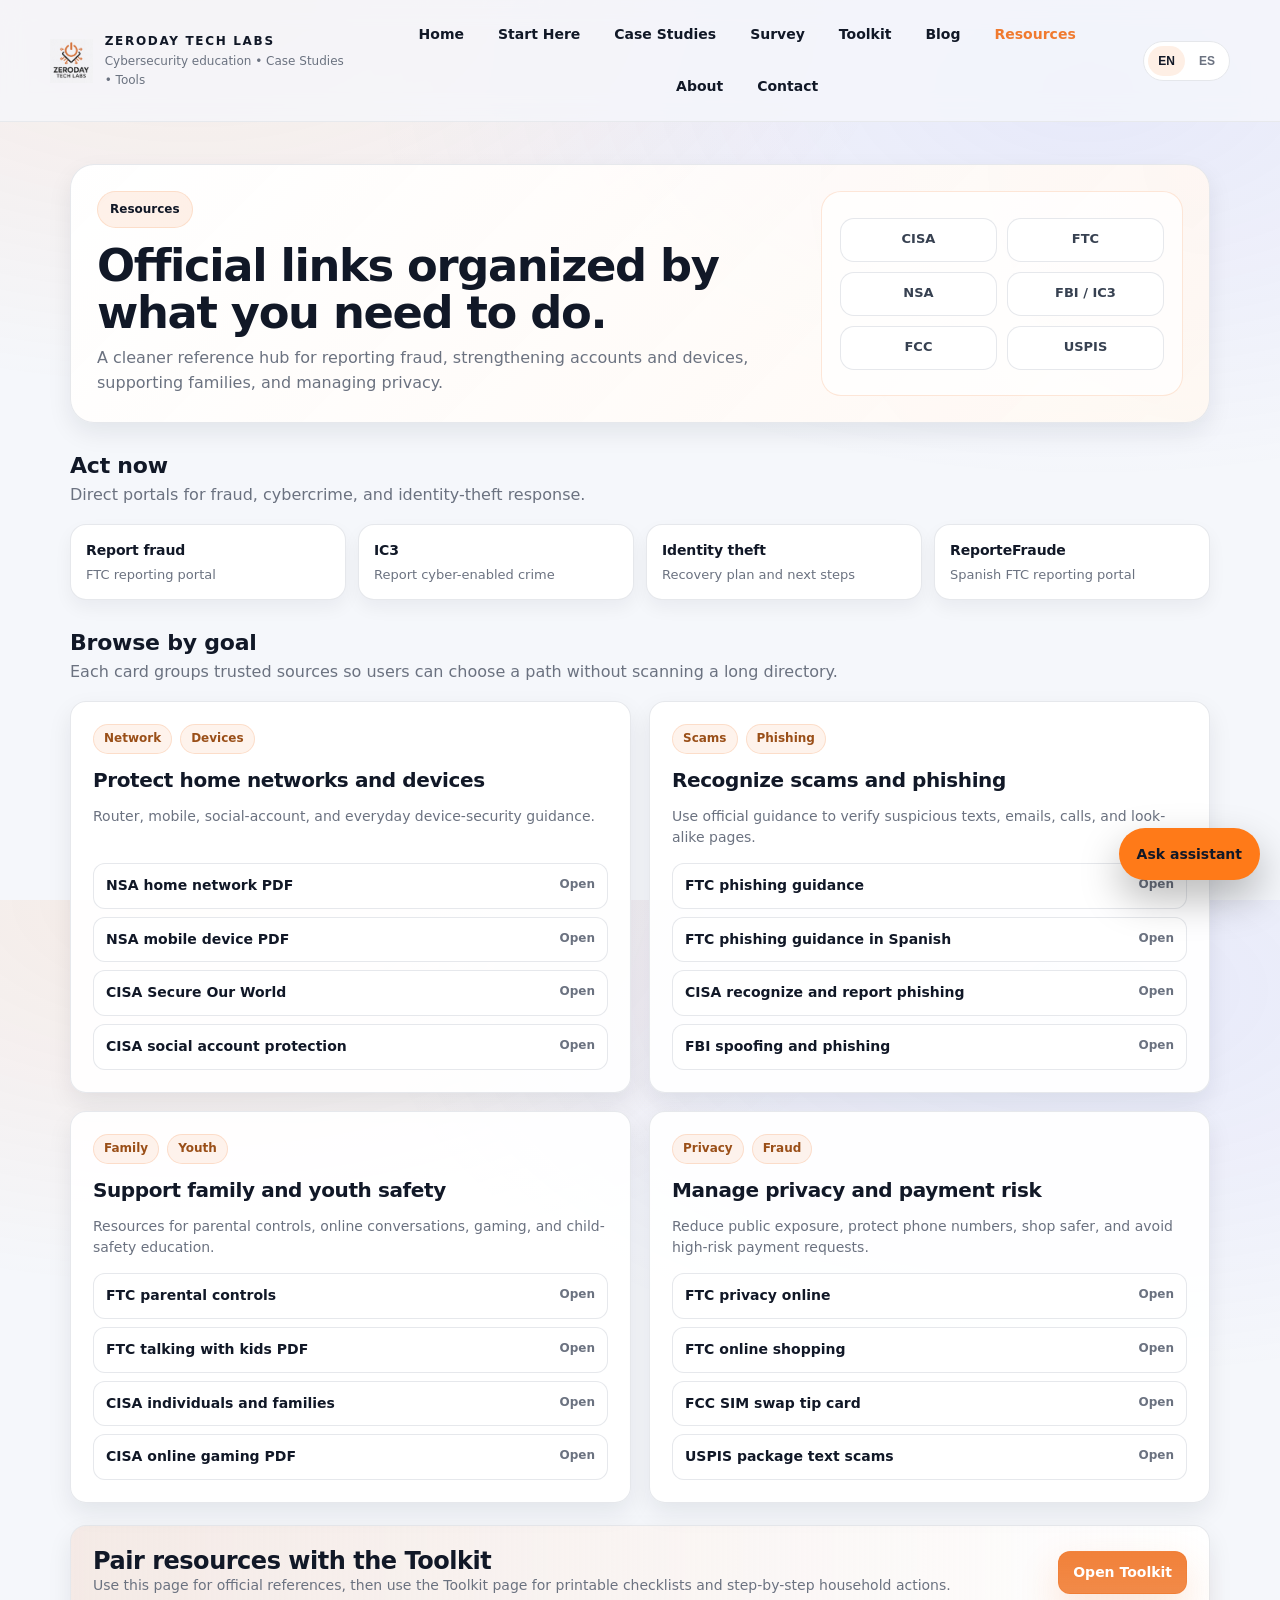
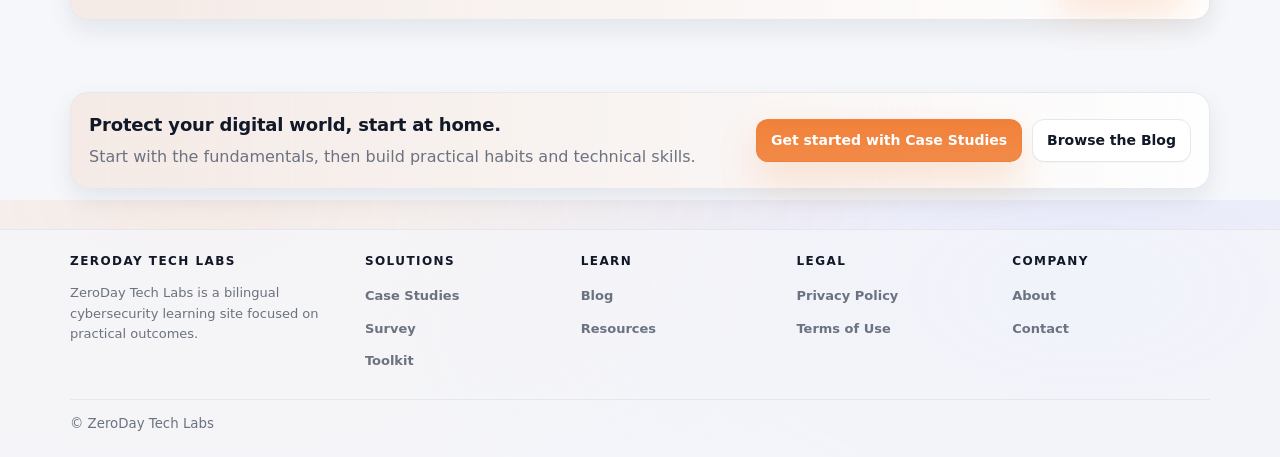
<file: resources/index.html>
<!DOCTYPE html>
<html lang="en">
<head>
<meta charset="utf-8"/>
<meta content="width=device-width, initial-scale=1" name="viewport"/>
<title>ZeroDay Tech Labs — Resources</title>
<link href="../assets/images/logo-mark.png" rel="icon"/>
<link href="../assets/css/styles.css" rel="stylesheet"/>
<script defer src="../assets/js/i18n.js"></script>
<script defer src="../assets/js/nav.js"></script>
</head>
<body>
<a class="skip-link" href="#main">Skip to content</a>
<header class="site-header">
<div class="container header-inner">
<a class="brand" href="../">
<img alt="ZeroDay Tech Labs logo" src="../assets/images/logo.png"/>
<div class="title">
<strong>ZERODAY TECH LABS</strong>
<span data-i18n="brand.tagline">Cybersecurity education • Case Studies • Tools</span>
</div>
</a>
<nav aria-label="Primary" class="nav nav-static">
<a data-i18n="nav.home" href="../">Home</a>
<a data-i18n="nav.startHere" href="../start-here/">Start Here</a>
<a data-i18n="nav.labs" href="../labs/">Case Studies</a>
<a data-i18n="nav.survey" href="../survey/">Survey</a>
<a data-i18n="nav.toolkit" href="../toolkit/">Toolkit</a>
<a data-i18n="nav.blog" href="../blog/">Blog</a>
<a data-i18n="nav.resources" href="../resources/">Resources</a>
<a data-i18n="nav.about" href="../about/">About</a>
<a data-i18n="nav.contact" href="../contact/">Contact</a>
</nav>
<div class="header-controls">
<div aria-label="Language" class="lang-toggle">
<button aria-label="English" data-lang-btn="en" type="button">EN</button>
<button aria-label="Español" data-lang-btn="es" type="button">ES</button>
</div>
</div>
</div>
</header>
<main class="section ux-resources-page" id="main">
<div class="container">
<section class="ux-hero-panel ux-resource-hero" aria-labelledby="resources-title">
<div class="ux-hero-copy">
<div class="kicker" data-lang="en">Resources</div>
<div class="kicker" data-lang="es">Recursos</div>
<h1 id="resources-title" data-lang="en">Official links organized by what you need to do.</h1>
<h1 id="resources-title-es" data-lang="es">Enlaces oficiales organizados por lo que necesitas hacer.</h1>
<p data-lang="en">A cleaner reference hub for reporting fraud, strengthening accounts and devices, supporting families, and managing privacy.</p>
<p data-lang="es">Un centro de referencia más claro para reportar fraude, fortalecer cuentas y dispositivos, apoyar a familias y manejar la privacidad.</p>
</div>
<div class="ux-source-panel" aria-label="Trusted sources">
<span>CISA</span><span>FTC</span><span>NSA</span><span>FBI / IC3</span><span>FCC</span><span>USPIS</span>
</div>
</section>
<section class="ux-priority-actions" aria-labelledby="urgent-title">
<div class="section-header">
<div>
<h2 id="urgent-title" data-lang="en">Act now</h2>
<h2 id="urgent-title-es" data-lang="es">Actúa ahora</h2>
<p data-lang="en">Direct portals for fraud, cybercrime, and identity-theft response.</p>
<p data-lang="es">Portales directos para fraude, ciberdelito y respuesta ante robo de identidad.</p>
</div>
</div>
<div class="ux-action-grid">
<a class="ux-action-card" href="https://reportfraud.ftc.gov/" target="_blank" rel="noopener noreferrer">
<strong data-lang="en">Report fraud</strong><strong data-lang="es">Reportar fraude</strong>
<span data-lang="en">FTC reporting portal</span><span data-lang="es">Portal de reporte de la FTC</span>
</a>
<a class="ux-action-card" href="https://www.ic3.gov/" target="_blank" rel="noopener noreferrer">
<strong>IC3</strong>
<span data-lang="en">Report cyber-enabled crime</span><span data-lang="es">Reportar ciberdelito</span>
</a>
<a class="ux-action-card" href="https://www.identitytheft.gov/" target="_blank" rel="noopener noreferrer">
<strong data-lang="en">Identity theft</strong><strong data-lang="es">Robo de identidad</strong>
<span data-lang="en">Recovery plan and next steps</span><span data-lang="es">Plan de recuperación y próximos pasos</span>
</a>
<a class="ux-action-card" href="https://reportefraude.ftc.gov/" target="_blank" rel="noopener noreferrer">
<strong>ReporteFraude</strong>
<span data-lang="en">Spanish FTC reporting portal</span><span data-lang="es">Portal de la FTC en español</span>
</a>
</div>
</section>
<section class="ux-resource-categories" aria-labelledby="browse-title">
<div class="section-header">
<div>
<h2 id="browse-title" data-lang="en">Browse by goal</h2>
<h2 id="browse-title-es" data-lang="es">Buscar por objetivo</h2>
<p data-lang="en">Each card groups trusted sources so users can choose a path without scanning a long directory.</p>
<p data-lang="es">Cada tarjeta agrupa fuentes confiables para escoger una ruta sin revisar una lista demasiado larga.</p>
</div>
</div>
<div class="ux-resource-grid">
<article class="card ux-resource-card">
<div class="ux-card-topline"><span class="ux-chip">Network</span><span class="ux-chip">Devices</span></div>
<h3 data-lang="en">Protect home networks and devices</h3>
<h3 data-lang="es">Proteger redes y dispositivos del hogar</h3>
<p data-lang="en">Router, mobile, social-account, and everyday device-security guidance.</p>
<p data-lang="es">Guía para router, móviles, cuentas sociales y seguridad diaria de dispositivos.</p>
<div class="ux-link-list">
<a href="https://media.defense.gov/2023/Feb/22/2003165170/-1/-1/0/CSI_BEST_PRACTICES_FOR_SECURING_YOUR_HOME_NETWORK.PDF" target="_blank" rel="noopener noreferrer">NSA home network PDF</a>
<a href="https://media.defense.gov/2021/Sep/16/2002855921/-1/-1/0/MOBILE_DEVICE_BEST_PRACTICES_FINAL_V3%20-%20COPY.PDF" target="_blank" rel="noopener noreferrer">NSA mobile device PDF</a>
<a href="https://www.cisa.gov/secure-our-world" target="_blank" rel="noopener noreferrer">CISA Secure Our World</a>
<a href="https://www.cisa.gov/sites/default/files/2023-09/CISA%20CEG%20-%20Social%20Media%20Account%20Protection%20Aug-23%20Revision.pdf" target="_blank" rel="noopener noreferrer">CISA social account protection</a>
</div>
</article>
<article class="card ux-resource-card">
<div class="ux-card-topline"><span class="ux-chip">Scams</span><span class="ux-chip">Phishing</span></div>
<h3 data-lang="en">Recognize scams and phishing</h3>
<h3 data-lang="es">Reconocer estafas y phishing</h3>
<p data-lang="en">Use official guidance to verify suspicious texts, emails, calls, and look-alike pages.</p>
<p data-lang="es">Usa guías oficiales para verificar textos, correos, llamadas y páginas falsas.</p>
<div class="ux-link-list">
<a href="https://consumer.ftc.gov/articles/how-recognize-avoid-phishing-scams" target="_blank" rel="noopener noreferrer">FTC phishing guidance</a>
<a href="https://consumidor.ftc.gov/articulos/como-reconocer-y-evitar-las-estafas-de-phishing" target="_blank" rel="noopener noreferrer">FTC phishing guidance in Spanish</a>
<a href="https://www.cisa.gov/secure-our-world/recognize-and-report-phishing" target="_blank" rel="noopener noreferrer">CISA recognize and report phishing</a>
<a href="https://www.fbi.gov/how-we-can-help-you/scams-and-safety/common-frauds-and-scams/spoofing-and-phishing" target="_blank" rel="noopener noreferrer">FBI spoofing and phishing</a>
</div>
</article>
<article class="card ux-resource-card">
<div class="ux-card-topline"><span class="ux-chip">Family</span><span class="ux-chip">Youth</span></div>
<h3 data-lang="en">Support family and youth safety</h3>
<h3 data-lang="es">Apoyar la seguridad familiar y de menores</h3>
<p data-lang="en">Resources for parental controls, online conversations, gaming, and child-safety education.</p>
<p data-lang="es">Recursos para controles parentales, conversaciones en línea, juegos y educación de seguridad.</p>
<div class="ux-link-list">
<a href="https://consumer.ftc.gov/articles/how-use-parental-controls-keep-your-kid-safer-online" target="_blank" rel="noopener noreferrer">FTC parental controls</a>
<a href="https://www.consumer.ftc.gov/sites/www.consumer.ftc.gov/files/talking_with_kids_about_being_online_2018.pdf" target="_blank" rel="noopener noreferrer">FTC talking with kids PDF</a>
<a href="https://www.cisa.gov/audiences/individuals-and-families" target="_blank" rel="noopener noreferrer">CISA individuals and families</a>
<a href="https://www.cisa.gov/sites/default/files/publications/Online%20Gaming_0.pdf" target="_blank" rel="noopener noreferrer">CISA online gaming PDF</a>
</div>
</article>
<article class="card ux-resource-card">
<div class="ux-card-topline"><span class="ux-chip">Privacy</span><span class="ux-chip">Fraud</span></div>
<h3 data-lang="en">Manage privacy and payment risk</h3>
<h3 data-lang="es">Manejar privacidad y riesgo de pagos</h3>
<p data-lang="en">Reduce public exposure, protect phone numbers, shop safer, and avoid high-risk payment requests.</p>
<p data-lang="es">Reduce exposición pública, protege números móviles, compra con más seguridad y evita pagos riesgosos.</p>
<div class="ux-link-list">
<a href="https://consumer.ftc.gov/features/protecting-your-privacy-online" target="_blank" rel="noopener noreferrer">FTC privacy online</a>
<a href="https://consumer.ftc.gov/articles/online-shopping" target="_blank" rel="noopener noreferrer">FTC online shopping</a>
<a href="https://www.fcc.gov/sites/default/files/sim_swap_tip_card.pdf" target="_blank" rel="noopener noreferrer">FCC SIM swap tip card</a>
<a href="https://www.uspis.gov/news/scam-article/smishing-package-tracking-text-scams" target="_blank" rel="noopener noreferrer">USPIS package text scams</a>
</div>
</article>
</div>
</section>
<section class="ux-resource-footer-card card">
<div>
<h2 data-lang="en">Pair resources with the Toolkit</h2>
<h2 data-lang="es">Usa los recursos junto al Toolkit</h2>
<p data-lang="en">Use this page for official references, then use the Toolkit page for printable checklists and step-by-step household actions.</p>
<p data-lang="es">Usa esta página para referencias oficiales y el Toolkit para listas imprimibles y pasos prácticos para el hogar.</p>
</div>
<a class="btn primary" href="../toolkit/"><span data-lang="en">Open Toolkit</span><span data-lang="es">Abrir Toolkit</span></a>
</section>
</div>
</main>
<section class="cta-band">
<div class="container">
<div class="cta-inner">
<div>
<h3 data-i18n="cta.title">Protect your digital world, start at home.</h3>
<p data-i18n="cta.subtitle">Start with the fundamentals, then build practical habits and technical skills.</p>
</div>
<div class="cta-actions">
<a class="btn primary" data-i18n="cta.primary" href="../labs/">Get started with Case Studies</a>
<a class="btn" data-i18n="cta.secondary" href="../blog/">Browse the Blog</a>
</div>
</div>
</div>
</section>
<footer class="footer">
<div class="container">
<div class="footer-top">
<div>
<h4>ZeroDay Tech Labs</h4>
<p class="note" data-i18n="footer.blurb">ZeroDay Tech Labs is a bilingual cybersecurity learning site focused on practical outcomes.</p>
</div>
<div>
<h4 data-i18n="footer.solutions">Solutions</h4>
<a data-i18n="nav.labs" href="../labs/">Case Studies</a>
<a data-i18n="nav.survey" href="../survey/">Survey</a>
<a data-i18n="nav.toolkit" href="../toolkit/">Toolkit</a>
</div>
<div>
<h4 data-i18n="footer.learn">Learn</h4>
<a data-i18n="nav.blog" href="../blog/">Blog</a>
<a data-i18n="nav.resources" href="../resources/">Resources</a>
</div>
<div>
<h4 data-i18n="footer.legal">Legal</h4>
<a data-i18n="footer.privacy" href="../legal/privacy.html">Privacy Policy</a>
<a data-i18n="footer.terms" href="../legal/terms.html">Terms of Use</a>
</div>
<div><h4 data-lang="en">Company</h4><h4 data-lang="es">Organización</h4><a data-i18n="nav.about" href="../about/">About</a><a data-i18n="nav.contact" href="../contact/">Contact</a></div></div>
<div class="footer-bottom"><small data-i18n="footer.copy">© ZeroDay Tech Labs</small></div>
</div>
</footer>
<script src="../assets/js/posts.js"></script>
<script src="../assets/js/blog.js"></script>
<script src="../assets/js/analytics.js"></script>
<script src="../assets/js/chat-config.js"></script>
<script src="../assets/js/chat-widget.js"></script>
</body>
</html>
</file>
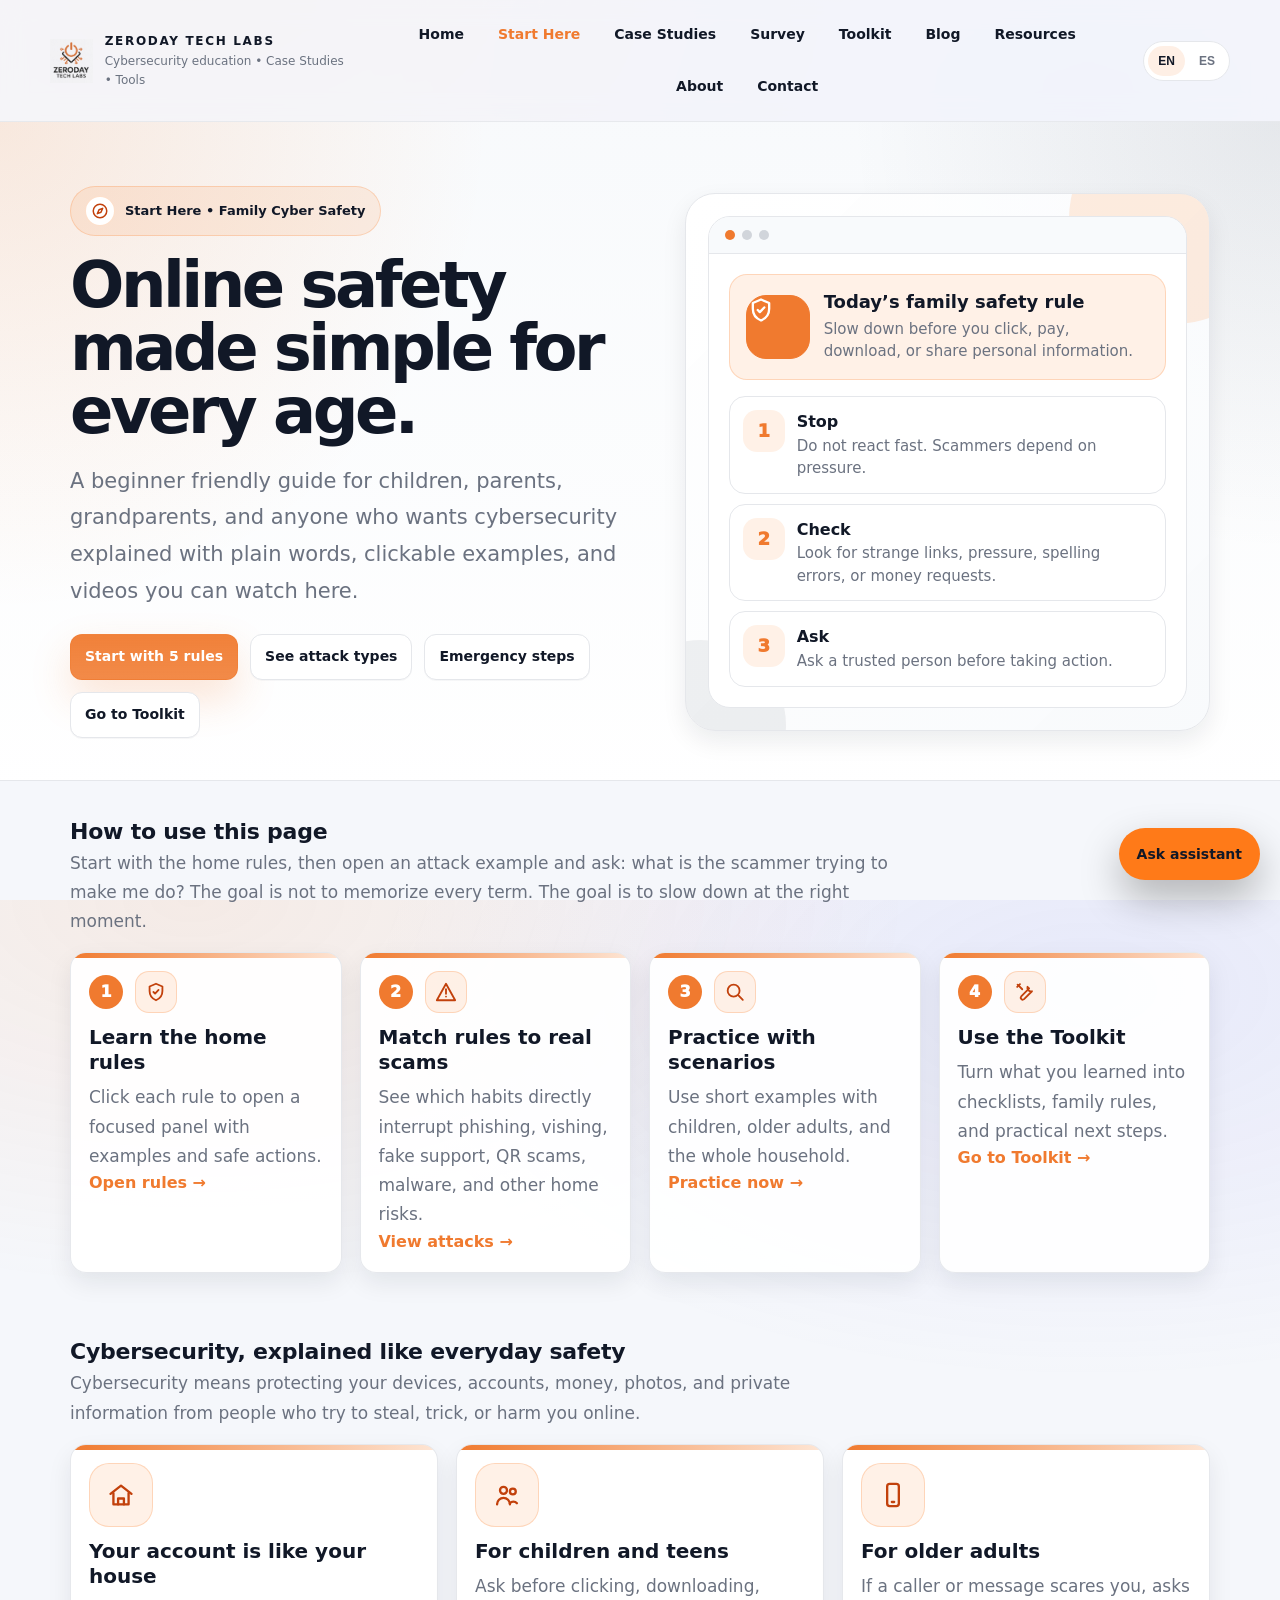
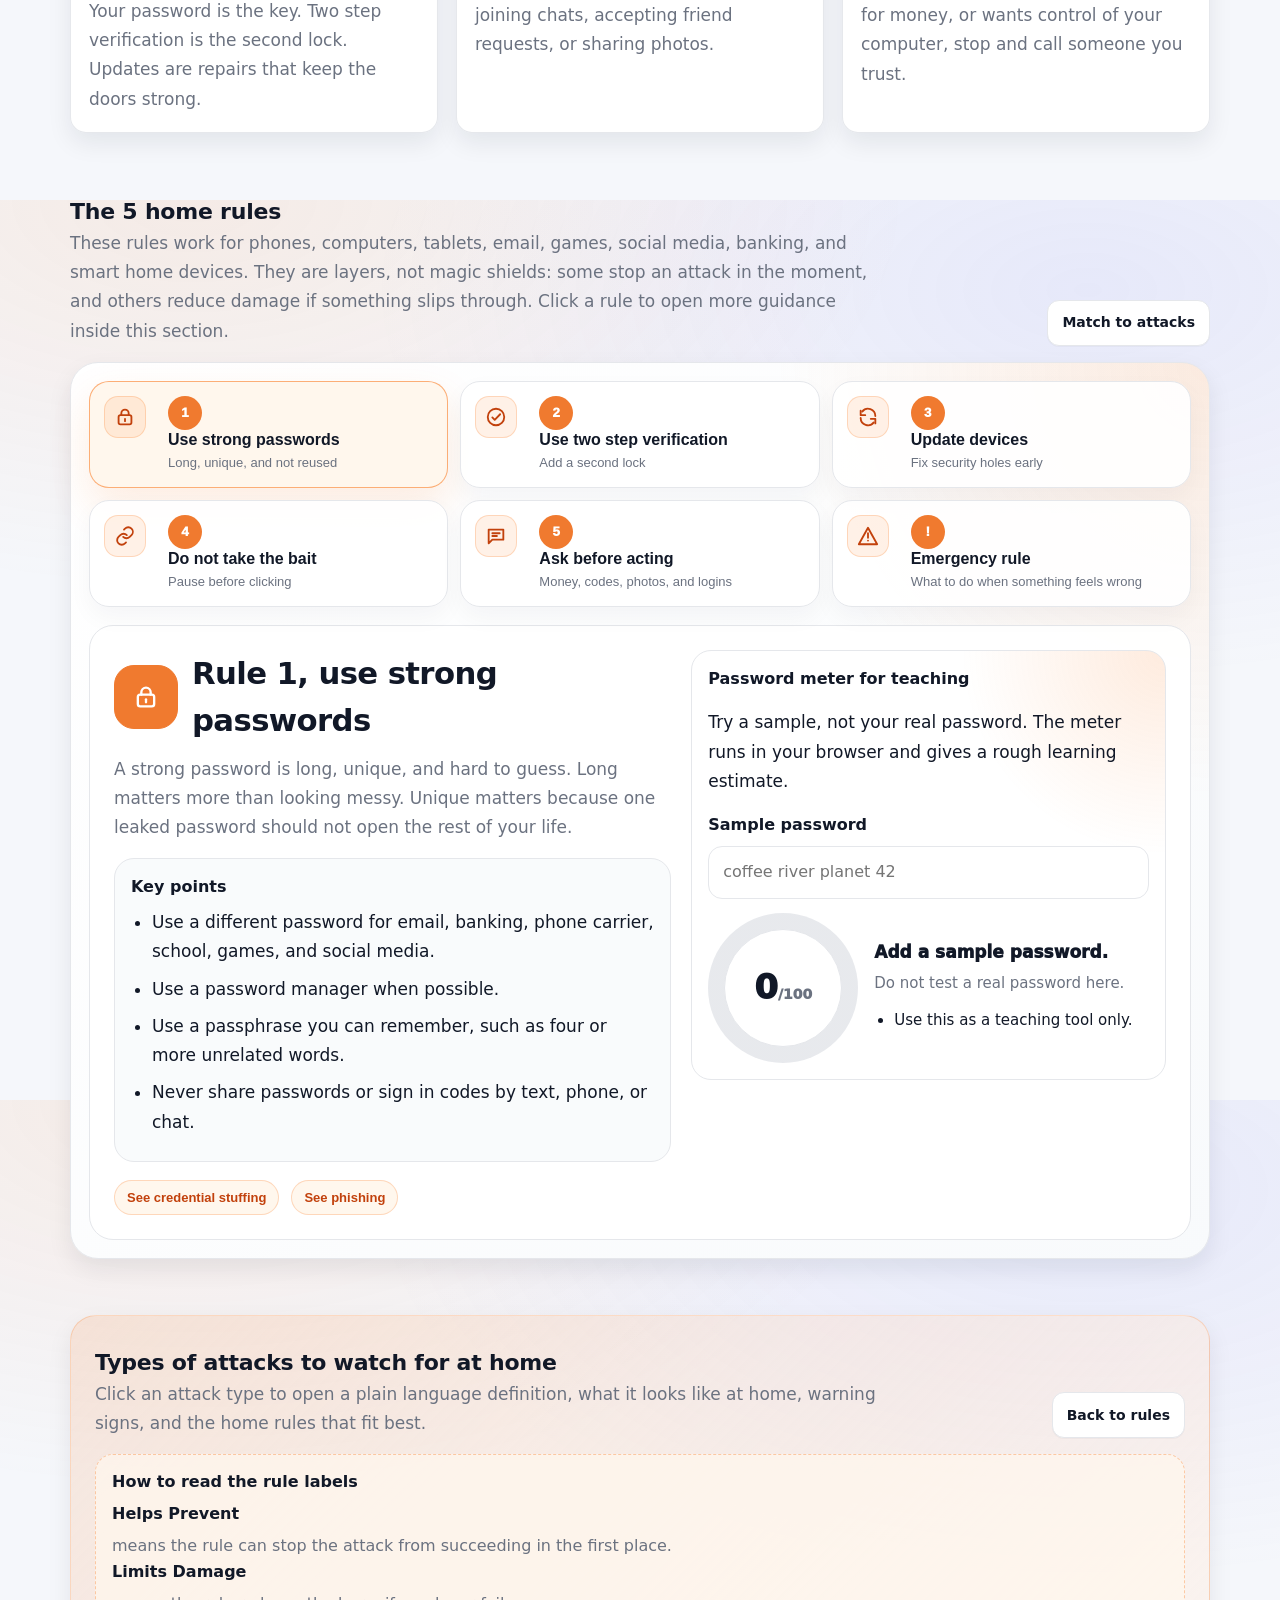
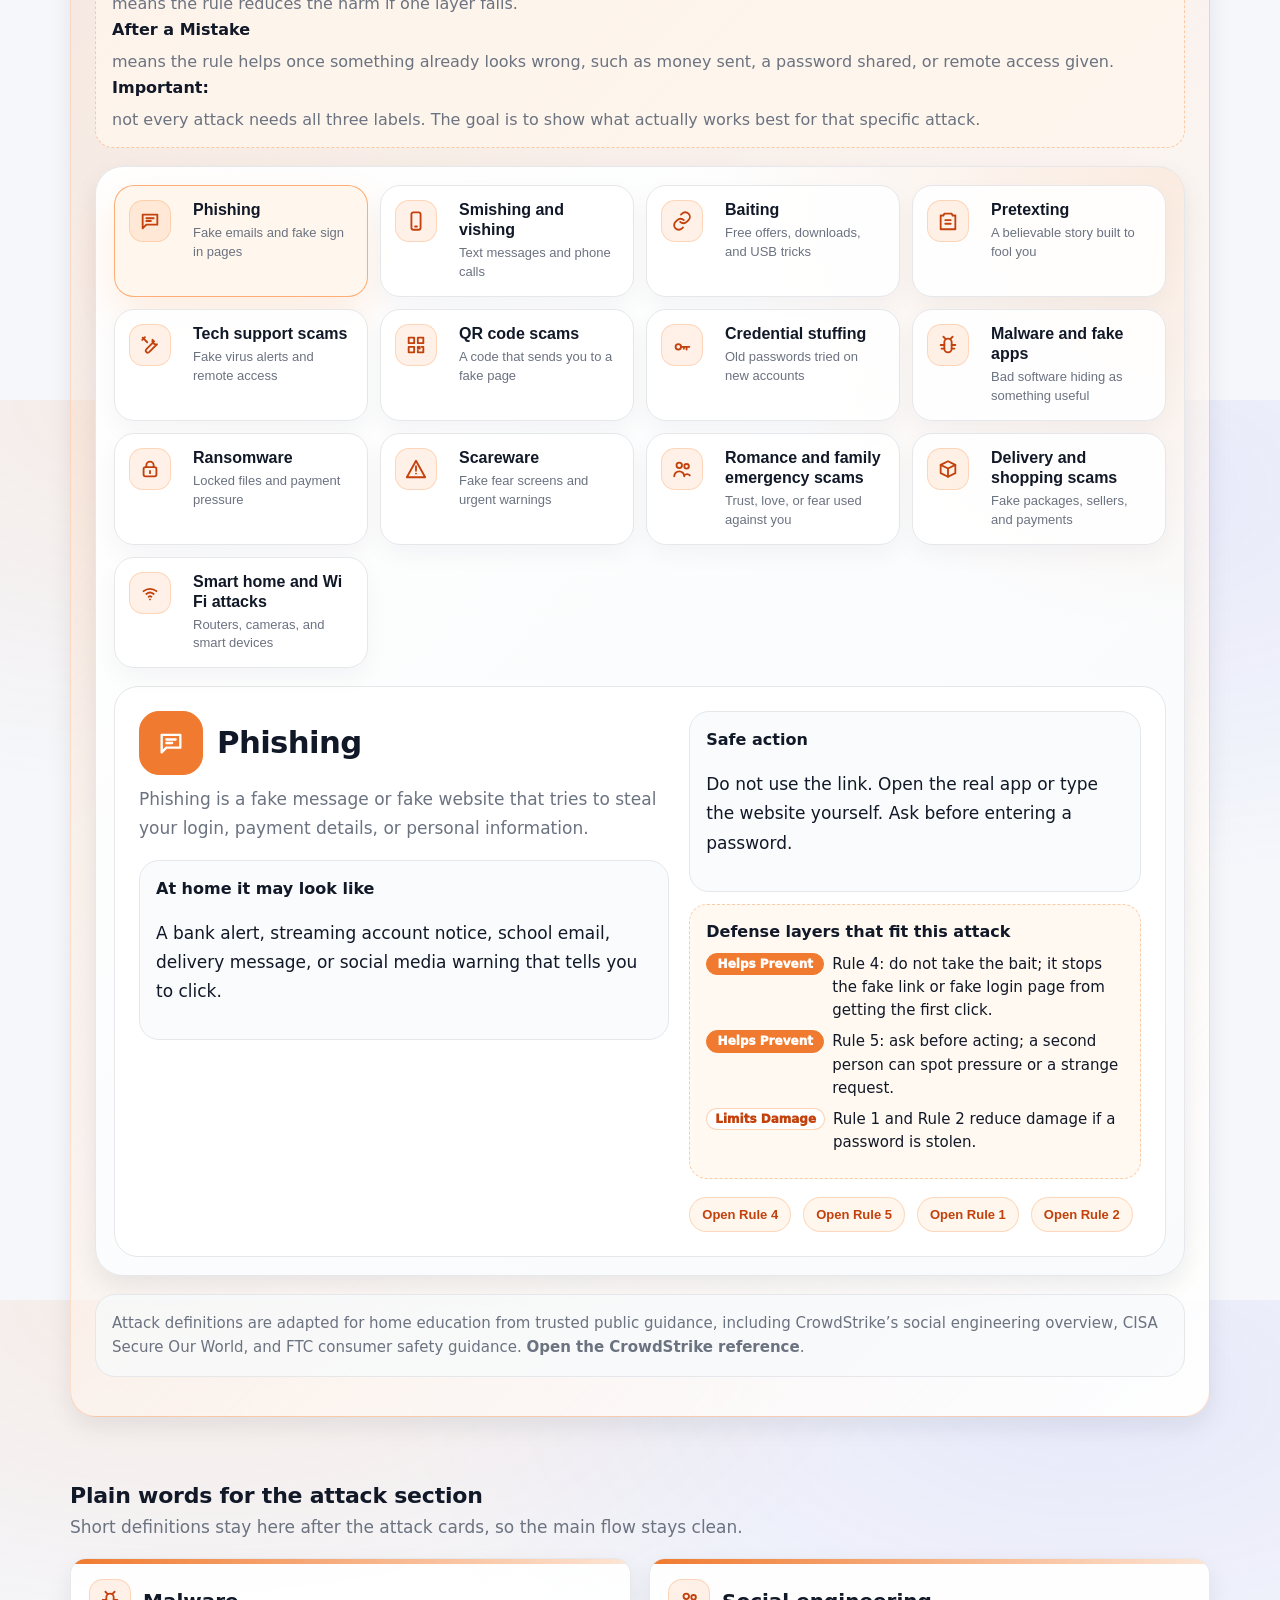
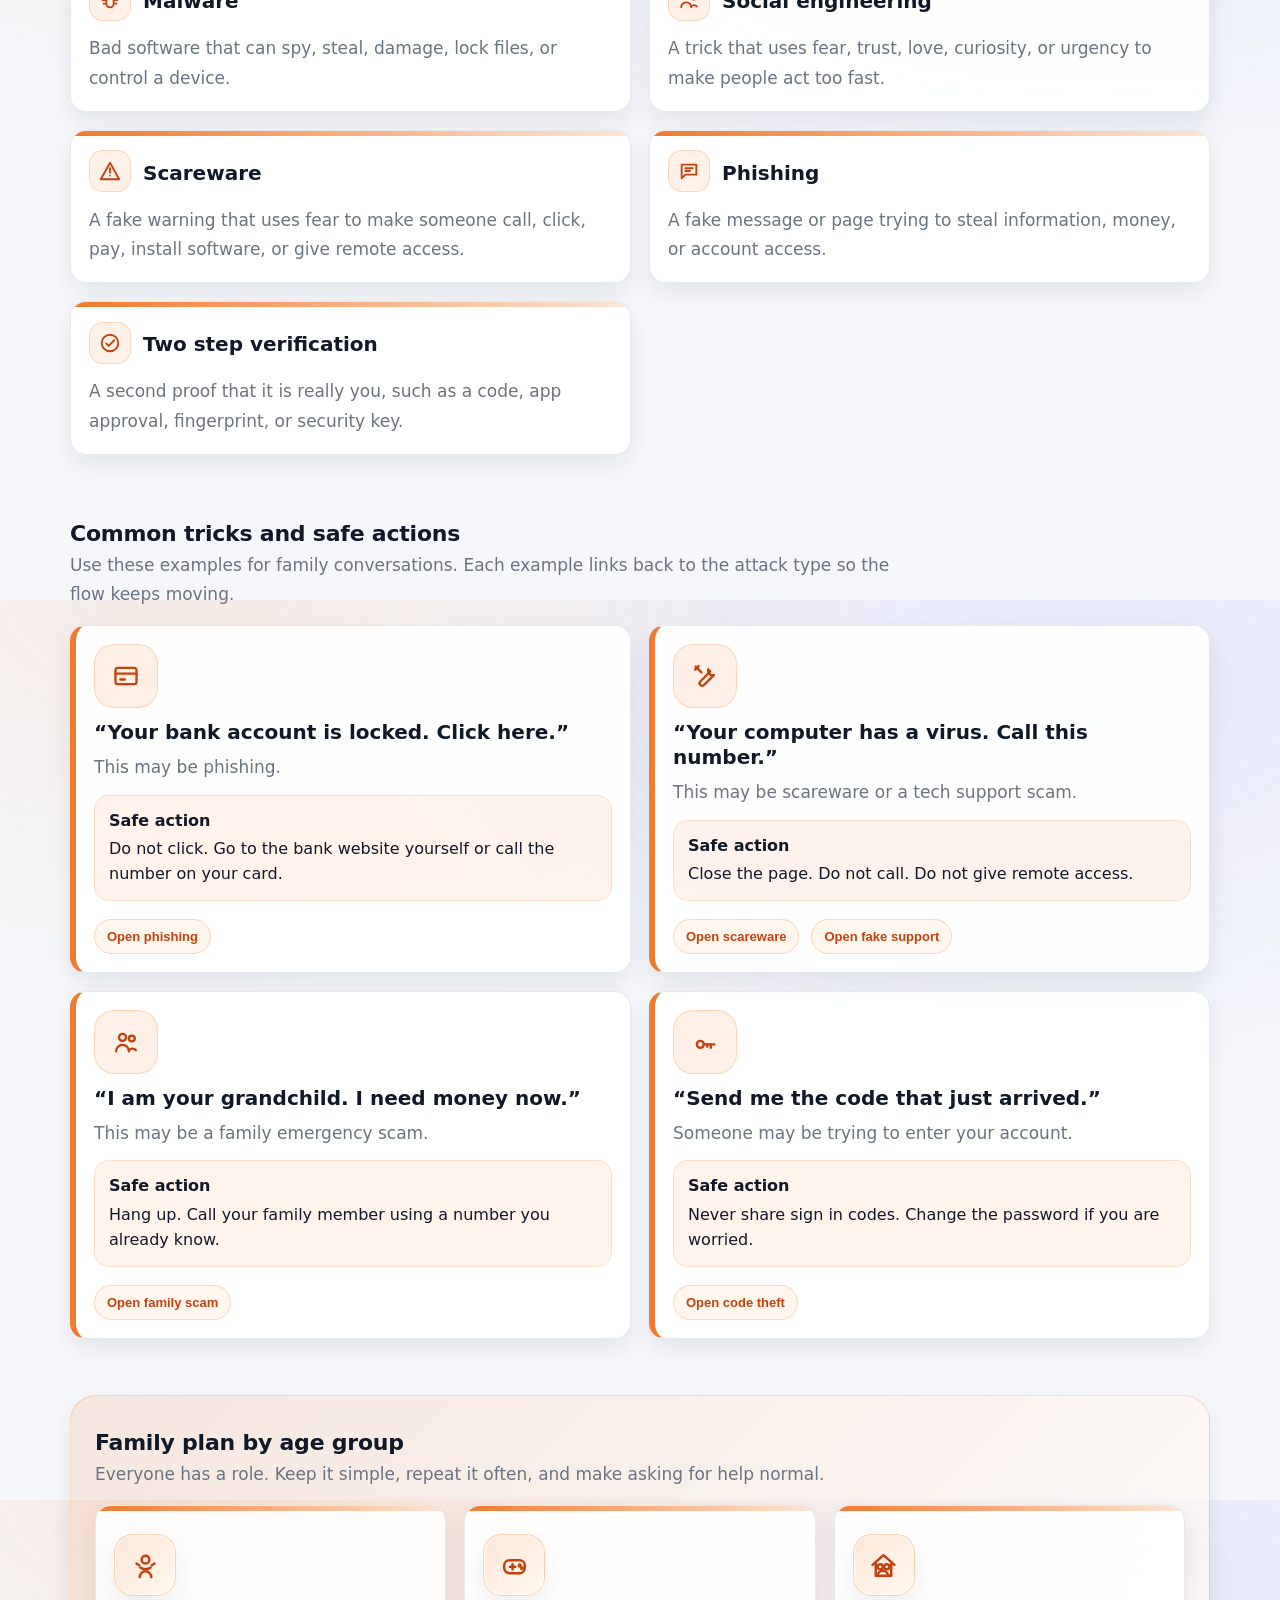
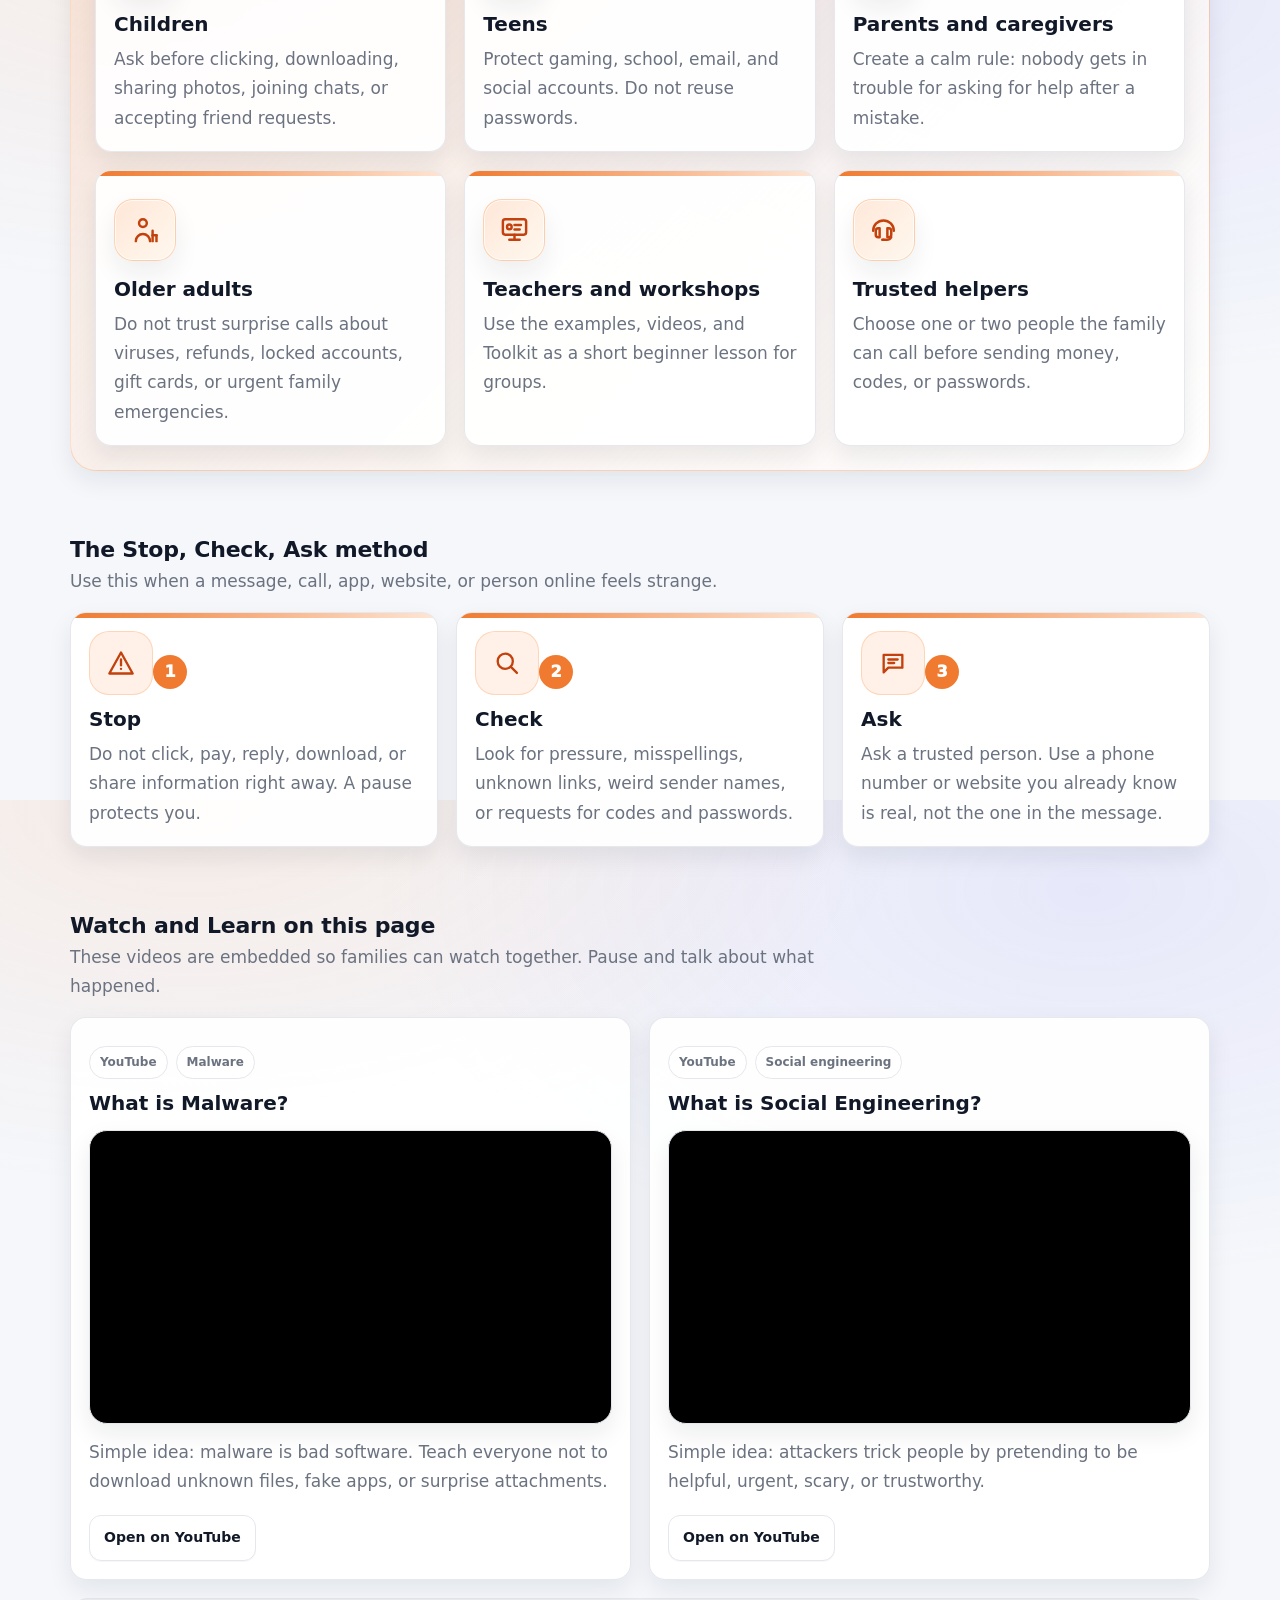
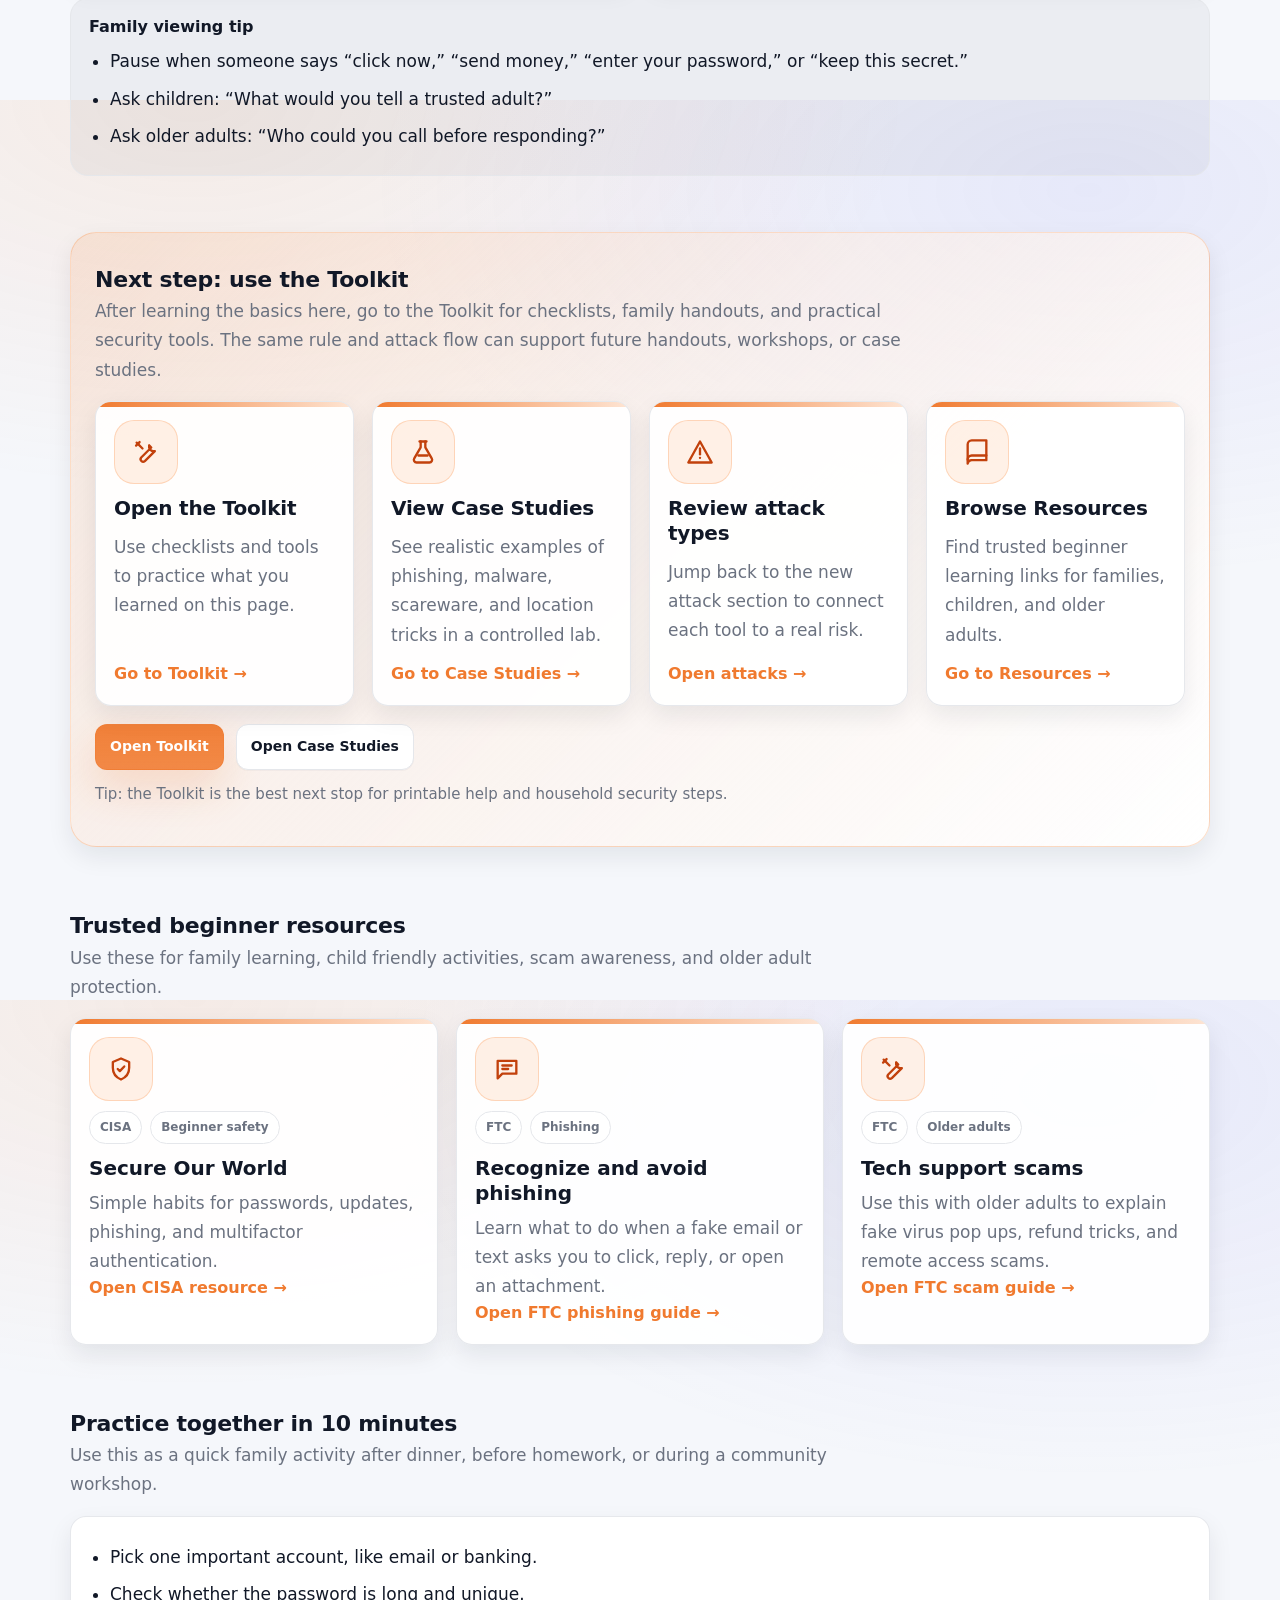
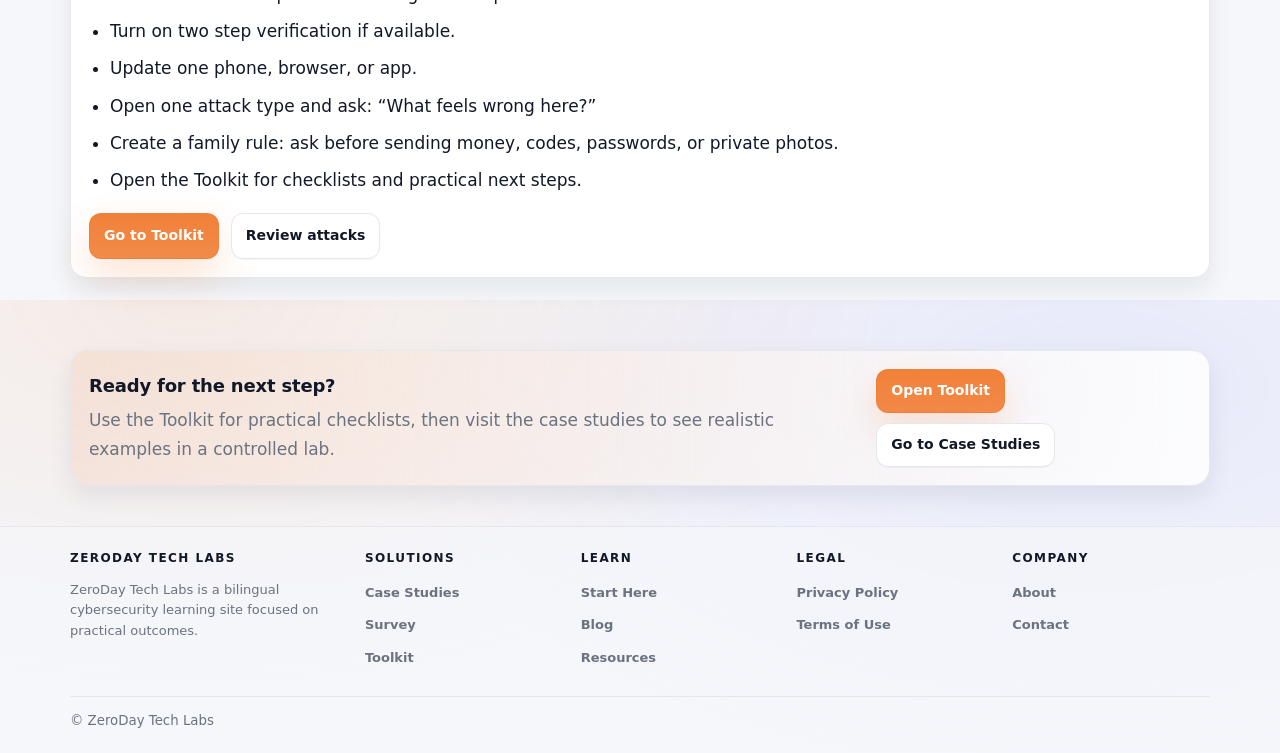
<file: start-here/index.html>
<!DOCTYPE html>
<html lang="en">
<head>
<meta charset="utf-8"/>
<meta content="width=device-width, initial-scale=1" name="viewport"/>
<title>ZeroDay Tech Labs Start Here</title>
<meta content="Cybersecurity basics for families, older adults, and children explained in simple steps with interactive home rules, attack examples, videos, and toolkit links." name="description"/>
<link href="../assets/images/logo-mark.png" rel="icon"/>
<link href="../assets/css/styles.css" rel="stylesheet"/>
<script defer src="../assets/js/i18n.js"></script>
<script defer src="../assets/js/nav.js"></script>
<script defer src="../assets/js/start-here-interactive.js"></script>

<style>
.start-page{
  --start-brand: var(--brand, #f97316);
  --start-brand-dark: #c2410c;
  --start-text: var(--text, #111827);
  --start-muted: var(--muted, #64748b);
  --start-border: var(--border, #e5e7eb);
  --start-card: var(--card, #ffffff);
  --start-soft: rgba(249, 115, 22, 0.10);
  --start-soft-strong: rgba(249, 115, 22, 0.22);
  --start-shadow: var(--shadow-sm, 0 18px 45px rgba(15, 23, 42, 0.08));
}

.svg-sprite{
  position:absolute;
  width:0;
  height:0;
  overflow:hidden;
}

.start-page p,
.start-page li{
  font-size: 17px;
  line-height: 1.72;
}

.start-page .zdtl-icon{
  width: 28px;
  height: 28px;
  stroke: currentColor;
  fill: none;
  stroke-width: 2;
  stroke-linecap: round;
  stroke-linejoin: round;
}

.start-page .icon-shell{
  width: 64px;
  height: 64px;
  border-radius: 20px;
  display: inline-grid;
  place-items: center;
  background: var(--start-soft);
  border: 1px solid var(--start-soft-strong);
  color: var(--start-brand-dark);
  flex: 0 0 auto;
}

.start-page .icon-shell.solid{
  background: var(--start-brand);
  border-color: var(--start-brand);
  color: #fff;
}

.start-page .icon-shell.small{
  width: 42px;
  height: 42px;
  border-radius: 14px;
}

.start-page .icon-shell.small .zdtl-icon{
  width: 22px;
  height: 22px;
}

.start-page .icon-shell.inline{
  width: 32px;
  height: 32px;
  border-radius: 11px;
}

.start-page .icon-shell.inline .zdtl-icon{
  width: 18px;
  height: 18px;
}

.start-page #family-plan .visual-card{
  display: flex;
  flex-direction: column;
  min-height: 100%;
  padding-top: 28px;
}

.start-page #family-plan .visual-card .icon-shell{
  width: 62px;
  height: 62px;
  border-radius: 19px;
  background: linear-gradient(135deg, rgba(249,115,22,0.16), rgba(255,247,237,0.96));
  border-color: rgba(249,115,22,0.26);
  color: var(--start-brand-dark);
  box-shadow: inset 0 0 0 1px rgba(255,255,255,0.70), 0 12px 26px rgba(15,23,42,0.07);
}

.start-page #family-plan .visual-card .zdtl-icon{
  width: 31px;
  height: 31px;
  stroke-width: 1.9;
}

.start-page #family-plan .visual-card h3{
  margin-top: 16px;
}

.start-page .start-hero{
  padding: 64px 0 42px;
  background:
    radial-gradient(circle at top left, rgba(249,115,22,0.13), transparent 34%),
    radial-gradient(circle at top right, rgba(15,23,42,0.08), transparent 30%),
    linear-gradient(180deg, rgba(248,250,252,0.98), rgba(255,255,255,0.98));
  border-bottom: 1px solid var(--start-border);
}

.start-page .start-hero-grid{
  display: grid;
  grid-template-columns: minmax(0, 1.05fr) minmax(340px, 0.95fr);
  gap: 34px;
  align-items: center;
}

.start-page .start-kicker{
  display: inline-flex;
  align-items: center;
  gap: 10px;
  padding: 9px 14px;
  border-radius: 999px;
  background: var(--start-soft);
  border: 1px solid var(--start-soft-strong);
  color: var(--start-text);
  font-weight: 900;
  font-size: 13px;
  margin-bottom: 18px;
}

.start-page .start-kicker .icon-shell{
  width: 30px;
  height: 30px;
  border-radius: 999px;
  background: #fff;
}

.start-page .start-kicker .zdtl-icon{
  width: 17px;
  height: 17px;
}

.start-page .start-title{
  font-size: clamp(42px, 5vw, 68px);
  line-height: 0.98;
  letter-spacing: -0.055em;
  margin: 0 0 20px;
  color: var(--start-text);
}

.start-page .start-lead{
  max-width: 690px;
  font-size: clamp(18px, 1.7vw, 21px);
  line-height: 1.75;
  color: var(--start-muted);
  margin: 0 0 24px;
}

.start-page .start-actions,
.start-page .center-actions,
.start-page .link-chips{
  display: flex;
  flex-wrap: wrap;
  gap: 12px;
  margin-top: 18px;
}

.start-page .start-actions .btn,
.start-page .center-actions .btn{
  min-height: 46px;
  display: inline-flex;
  align-items: center;
  justify-content: center;
}

.start-page .family-board{
  position: relative;
  background: linear-gradient(135deg, rgba(255,255,255,0.95), rgba(248,250,252,0.96));
  border: 1px solid var(--start-border);
  border-radius: 30px;
  padding: 22px;
  box-shadow: var(--start-shadow);
  overflow: hidden;
}

.start-page .family-board::before,
.start-page .family-board::after{
  content: "";
  position: absolute;
  border-radius: 999px;
}

.start-page .family-board::before{
  width: 210px;
  height: 210px;
  background: rgba(249,115,22,0.13);
  right: -70px;
  top: -80px;
}

.start-page .family-board::after{
  width: 170px;
  height: 170px;
  background: rgba(15,23,42,0.06);
  left: -70px;
  bottom: -80px;
}

.start-page .board-window{
  position: relative;
  z-index: 1;
  background: #fff;
  border: 1px solid var(--start-border);
  border-radius: 22px;
  overflow: hidden;
}

.start-page .board-top{
  display: flex;
  align-items: center;
  gap: 7px;
  padding: 13px 16px;
  border-bottom: 1px solid var(--start-border);
  background: rgba(248,250,252,0.9);
}

.start-page .dot{
  width: 10px;
  height: 10px;
  border-radius: 999px;
  background: #d1d5db;
}

.start-page .dot.orange{
  background: var(--start-brand);
}

.start-page .board-content{
  padding: 20px;
}

.start-page .board-alert{
  display: grid;
  grid-template-columns: 64px 1fr;
  gap: 14px;
  align-items: center;
  padding: 16px;
  border-radius: 18px;
  background: var(--start-soft);
  border: 1px solid var(--start-soft-strong);
  margin-bottom: 16px;
}

.start-page .board-alert strong,
.start-page .board-step strong{
  display: block;
  color: var(--start-text);
}

.start-page .board-alert strong{
  font-size: 18px;
  line-height: 1.25;
  margin-bottom: 4px;
}

.start-page .board-alert span,
.start-page .board-step span{
  display: block;
  color: var(--start-muted);
  font-size: 15px;
  line-height: 1.5;
}

.start-page .board-steps{
  display: grid;
  gap: 10px;
}

.start-page .board-step{
  display: grid;
  grid-template-columns: 42px 1fr;
  gap: 12px;
  align-items: start;
  padding: 13px;
  border: 1px solid var(--start-border);
  border-radius: 16px;
  background: #fff;
}

.start-page .board-step-number,
.start-page .rule-number{
  display: inline-grid;
  place-items: center;
  font-weight: 950;
}

.start-page .board-step-number{
  width: 42px;
  height: 42px;
  border-radius: 14px;
  background: var(--start-soft);
  color: var(--start-brand);
  font-size: 18px;
}

.start-page .section-intro{
  max-width: 820px;
}

.start-page .section-intro p{
  color: var(--start-muted);
}

.start-page .section-header.split{
  display: flex;
  gap: 18px;
  justify-content: space-between;
  align-items: flex-end;
}

.start-page .visual-grid,
.start-page .scenario-grid,
.start-page .toolkit-grid,
.start-page .video-grid,
.start-page .plain-grid,
.start-page .flow-grid{
  display: grid;
  gap: 18px;
}

.start-page .visual-grid{
  grid-template-columns: repeat(3, minmax(0, 1fr));
}

.start-page .flow-grid,
.start-page .toolkit-grid{
  grid-template-columns: repeat(4, minmax(0, 1fr));
}

.start-page .scenario-grid,
.start-page .video-grid,
.start-page .plain-grid{
  grid-template-columns: repeat(2, minmax(0, 1fr));
}

.start-page .visual-card,
.start-page .scenario-card,
.start-page .toolkit-card,
.start-page .flow-card,
.start-page .video-card,
.start-page .plain-card{
  position: relative;
  overflow: hidden;
}

.start-page .visual-card::before,
.start-page .toolkit-card::before,
.start-page .flow-card::before,
.start-page .plain-card::before{
  content: "";
  position: absolute;
  inset: 0 0 auto 0;
  height: 5px;
  background: linear-gradient(90deg, var(--start-brand), rgba(249,115,22,0.18));
}

.start-page .flow-card,
.start-page .toolkit-card{
  color: inherit;
  text-decoration: none;
  min-height: 100%;
}

.start-page .flow-card:hover,
.start-page .toolkit-card:hover{
  color: inherit;
}

.start-page .flow-card .icon-row,
.start-page .visual-card .icon-row,
.start-page .plain-card .icon-row{
  display: flex;
  align-items: center;
  gap: 12px;
  margin-bottom: 12px;
}

.start-page .flow-step{
  min-width: 34px;
  height: 34px;
  border-radius: 999px;
  display: inline-grid;
  place-items: center;
  background: var(--start-brand);
  color: #fff;
  font-weight: 950;
}

.start-page .card h3{
  font-size: 20px;
  line-height: 1.25;
}

.start-page .rule-number{
  width: 34px;
  height: 34px;
  border-radius: 999px;
  background: var(--start-brand);
  color: #fff;
  margin-right: 9px;
}

.start-page .interactive-shell{
  border: 1px solid var(--start-border);
  border-radius: 28px;
  padding: 18px;
  background:
    radial-gradient(circle at right top, rgba(249,115,22,0.13), transparent 30%),
    linear-gradient(135deg, rgba(255,255,255,0.98), rgba(248,250,252,0.98));
  box-shadow: var(--start-shadow);
}

.start-page .tab-grid{
  display: grid;
  grid-template-columns: repeat(3, minmax(0, 1fr));
  gap: 12px;
  margin-bottom: 18px;
}

.start-page .attack-tab-grid{
  grid-template-columns: repeat(4, minmax(0, 1fr));
}

.start-page .tab-card{
  appearance: none;
  width: 100%;
  border: 1px solid var(--start-border);
  border-radius: 20px;
  background: rgba(255,255,255,0.92);
  color: var(--start-text);
  display: grid;
  grid-template-columns: 52px 1fr;
  gap: 12px;
  align-items: start;
  padding: 14px;
  text-align: left;
  cursor: pointer;
  box-shadow: 0 10px 25px rgba(15,23,42,0.04);
  transition: transform .16s ease, border-color .16s ease, box-shadow .16s ease, background .16s ease;
}

.start-page .tab-card:hover{
  transform: translateY(-1px);
  box-shadow: var(--start-shadow);
}

.start-page .tab-card[aria-selected="true"]{
  border-color: rgba(249,115,22,0.55);
  background: #fff7ed;
  box-shadow: 0 18px 40px rgba(249,115,22,0.13);
}

.start-page .tab-card:focus-visible,
.start-page .chip-button:focus-visible{
  outline: 3px solid rgba(249,115,22,0.35);
  outline-offset: 3px;
}

.start-page .tab-card strong{
  display: block;
  font-size: 16px;
  line-height: 1.25;
  margin-bottom: 4px;
}

.start-page .tab-card span.note{
  display: block;
  color: var(--start-muted);
  font-size: 13px;
  line-height: 1.45;
}

.start-page .tab-panel[hidden]{
  display: none !important;
}

.start-page .tab-panel.active{
  display: block;
}

.start-page .detail-card{
  border: 1px solid var(--start-border);
  border-radius: 24px;
  background: rgba(255,255,255,0.96);
  padding: 24px;
}

.start-page .detail-grid{
  display: grid;
  grid-template-columns: minmax(0, 1.08fr) minmax(300px, .92fr);
  gap: 20px;
  align-items: start;
}

.start-page .detail-title-row{
  display: flex;
  gap: 14px;
  align-items: center;
  margin-bottom: 10px;
}

.start-page .detail-title-row h3{
  margin: 0;
  font-size: clamp(23px, 2.4vw, 32px);
  letter-spacing: -0.02em;
}

.start-page .detail-lead{
  color: var(--start-muted);
  margin: 0 0 16px;
}

.start-page .info-card,
.start-page .password-lab,
.start-page .attack-watch,
.start-page .source-note{
  border: 1px solid var(--start-border);
  border-radius: 20px;
  background: rgba(248,250,252,0.78);
  padding: 16px;
}

.start-page .info-card + .info-card,
.start-page .attack-watch + .attack-watch{
  margin-top: 12px;
}

.start-page .info-card strong,
.start-page .attack-watch strong{
  display: block;
  color: var(--start-text);
  margin-bottom: 6px;
}

.start-page .simple-list,
.start-page .check-list{
  margin: 0;
  padding-left: 21px;
}

.start-page .simple-list li,
.start-page .check-list li{
  margin: 8px 0;
}

.start-page .chip-button{
  appearance: none;
  border: 1px solid rgba(249,115,22,0.24);
  border-radius: 999px;
  padding: 9px 12px;
  background: #fff7ed;
  color: var(--start-brand-dark);
  font-weight: 900;
  font-size: 13px;
  cursor: pointer;
}

.start-page .chip-button:hover{
  border-color: rgba(249,115,22,0.54);
}

.start-page .password-lab{
  background:
    radial-gradient(circle at right top, rgba(249,115,22,0.14), transparent 32%),
    #fff;
}

.start-page .password-input-row{
  display: grid;
  gap: 8px;
  margin: 14px 0;
}

.start-page .password-input-row label{
  font-weight: 900;
  color: var(--start-text);
}

.start-page .password-input-row input{
  width: 100%;
  border: 1px solid var(--start-border);
  border-radius: 14px;
  padding: 13px 14px;
  font: inherit;
  color: var(--start-text);
  background: #fff;
}

.start-page .password-input-row input:focus{
  outline: 3px solid rgba(249,115,22,0.20);
  border-color: rgba(249,115,22,0.45);
}

.start-page .password-meter-grid{
  display: grid;
  grid-template-columns: 150px 1fr;
  gap: 16px;
  align-items: center;
}

.start-page .password-ring{
  --score: 0;
  width: 150px;
  height: 150px;
  border-radius: 999px;
  display: grid;
  place-items: center;
  background: conic-gradient(var(--start-brand) calc(var(--score) * 1%), rgba(229,231,235,0.9) 0);
  position: relative;
}

.start-page .password-ring::after{
  content: "";
  position: absolute;
  inset: 16px;
  border-radius: 999px;
  background: #fff;
  border: 1px solid var(--start-border);
}

.start-page .password-ring-value{
  position: relative;
  z-index: 1;
  font-size: 34px;
  font-weight: 950;
  color: var(--start-text);
}

.start-page .password-ring-value small{
  font-size: 14px;
  color: var(--start-muted);
}

.start-page .meter-label{
  margin: 0 0 4px;
  font-weight: 950;
  color: var(--start-text);
}

.start-page .meter-time{
  margin: 0;
  color: var(--start-muted);
  font-size: 15px;
}

.start-page .feedback-list{
  margin: 12px 0 0;
  padding-left: 20px;
}

.start-page .feedback-list li{
  margin: 6px 0;
  font-size: 15px;
  line-height: 1.5;
}

.start-page .family-lane,
.start-page .toolkit-panel,
.start-page .attack-panel-shell{
  background:
    linear-gradient(135deg, rgba(249,115,22,0.12), rgba(255,255,255,0.95));
  border: 1px solid rgba(249,115,22,0.22);
  border-radius: 26px;
  padding: 24px;
  box-shadow: var(--start-shadow);
}

.start-page .source-note{
  margin-top: 18px;
  color: var(--start-muted);
  font-size: 15px;
  line-height: 1.65;
}

.start-page .source-note a{
  font-weight: 900;
}

.start-page .scenario-card{
  border-left: 6px solid var(--start-brand);
}

.start-page .answer-box{
  margin-top: 12px;
  padding: 13px 14px;
  border-radius: 15px;
  background: rgba(249,115,22,0.08);
  border: 1px solid rgba(249,115,22,0.18);
}

.start-page .answer-box strong{
  display: block;
  margin-bottom: 4px;
  color: var(--start-text);
}

.start-page .video-frame{
  width: 100%;
  aspect-ratio: 16 / 9;
  border-radius: 18px;
  overflow: hidden;
  border: 1px solid var(--start-border);
  background: #000;
  box-shadow: var(--start-shadow);
  margin: 14px 0;
}

.start-page .video-frame iframe{
  width: 100%;
  height: 100%;
  border: 0;
  display: block;
}

.start-page .watch-note{
  padding: 16px 18px;
  border-radius: 18px;
  background: rgba(15,23,42,0.04);
  border: 1px solid var(--start-border);
  margin-top: 18px;
}

.start-page .toolkit-card{
  display: flex;
  flex-direction: column;
}

.start-page .toolkit-card .feature-link,
.start-page .flow-card .feature-link{
  margin-top: auto;
}

.start-page .print-tip{
  margin-top: 12px;
  color: var(--start-muted);
  font-size: 15px;
}


.start-page .mapping-note,
.start-page .rule-match{
  border: 1px dashed rgba(249,115,22,0.34);
  border-radius: 18px;
  background: rgba(255,247,237,0.72);
  padding: 15px 16px;
}

.start-page .mapping-note{
  margin: 0 0 18px;
}

.start-page .mapping-note strong,
.start-page .rule-match strong{
  display: block;
  color: var(--start-text);
  margin-bottom: 6px;
}

.start-page .mapping-note p{
  margin: 0;
  color: var(--start-muted);
  font-size: 16px;
  line-height: 1.62;
}

.start-page .rule-match{
  margin-top: 12px;
}

.start-page .rule-match .check-list{
  list-style: none;
  margin-top: 8px;
  padding-left: 0;
}

.start-page .rule-match .check-list li{
  display: flex;
  align-items: flex-start;
  gap: 8px;
  margin: 8px 0;
  font-size: 15px;
  line-height: 1.55;
}

.start-page .rule-label{
  flex: 0 0 auto;
  display: inline-flex;
  align-items: center;
  justify-content: center;
  min-width: 118px;
  padding: 3px 8px;
  border-radius: 999px;
  border: 1px solid rgba(249,115,22,0.30);
  background: #fff;
  color: var(--start-brand-dark);
  font-size: 12px;
  font-weight: 950;
  line-height: 1.2;
}

.start-page .rule-label.prevent{
  background: var(--start-brand);
  border-color: var(--start-brand);
  color: #fff;
}

.start-page .rule-label.limit{
  background: #fff;
  border-color: rgba(249,115,22,0.30);
  color: var(--start-brand-dark);
}

.start-page .rule-label.response{
  background: rgba(15,23,42,0.08);
  border-color: rgba(15,23,42,0.14);
  color: var(--start-text);
}

@media (max-width: 1100px){
  .start-page .attack-tab-grid,
  .start-page .flow-grid,
  .start-page .toolkit-grid{
    grid-template-columns: repeat(2, minmax(0, 1fr));
  }
}

@media (max-width: 980px){
  .start-page .start-hero-grid,
  .start-page .visual-grid,
  .start-page .video-grid,
  .start-page .scenario-grid,
  .start-page .plain-grid,
  .start-page .detail-grid,
  .start-page .password-meter-grid,
  .start-page .tab-grid,
  .start-page .attack-tab-grid,
  .start-page .flow-grid,
  .start-page .toolkit-grid,
  .start-page .section-header.split{
    grid-template-columns: 1fr;
  }

  .start-page .section-header.split{
    display: block;
  }

  .start-page .start-hero{
    padding-top: 38px;
  }

  .start-page .family-board{
    padding: 16px;
  }

  .start-page .start-actions .btn,
  .start-page .center-actions .btn{
    width: 100%;
  }

  .start-page .tab-card{
    grid-template-columns: 46px 1fr;
  }

  .start-page .board-alert{
    grid-template-columns: 1fr;
  }
}
</style>

</head>

<body>
<a class="skip-link" href="#main">Skip to content</a>

<header class="site-header">
<div class="container header-inner">
<a class="brand" href="../">
<img alt="ZeroDay Tech Labs logo" src="../assets/images/logo.png"/>
<div class="title">
<strong>ZERODAY TECH LABS</strong>
<span data-i18n="brand.tagline">Cybersecurity education • Case Studies • Tools</span>
</div>
</a>

<nav aria-label="Primary" class="nav nav-static">
<a data-i18n="nav.home" href="../">Home</a>
<a data-i18n="nav.startHere" href="../start-here/">Start Here</a>
<a data-i18n="nav.labs" href="../labs/">Case Studies</a>
<a data-i18n="nav.survey" href="../survey/">Survey</a>
<a data-i18n="nav.toolkit" href="../toolkit/">Toolkit</a>
<a data-i18n="nav.blog" href="../blog/">Blog</a>
<a data-i18n="nav.resources" href="../resources/">Resources</a>
<a data-i18n="nav.about" href="../about/">About</a>
<a data-i18n="nav.contact" href="../contact/">Contact</a>
</nav>

<div class="header-controls">
<div aria-label="Language" class="lang-toggle">
<button aria-label="English" data-lang-btn="en" type="button">EN</button>
<button aria-label="Español" data-lang-btn="es" type="button">ES</button>
</div>
</div>
</div>
</header>

<main class="start-page" id="main">

<svg class="svg-sprite" aria-hidden="true" focusable="false">
<symbol id="icon-compass" viewBox="0 0 24 24"><circle cx="12" cy="12" r="9"></circle><path d="M15.5 8.5l-2.2 5.1-4.8 1.9 2.2-5.1 4.8-1.9z"></path></symbol>
<symbol id="icon-shield" viewBox="0 0 24 24"><path d="M12 3l7 3v5c0 5.1-3.3 8.5-7 10-3.7-1.5-7-4.9-7-10V6l7-3z"></path><path d="M9.2 12l1.8 1.8 3.8-4"></path></symbol>
<symbol id="icon-home" viewBox="0 0 24 24"><path d="M3 11l9-7 9 7"></path><path d="M5.5 10.5V20h13v-9.5"></path><path d="M9.5 20v-5h5v5"></path></symbol>
<symbol id="icon-lock" viewBox="0 0 24 24"><rect x="5" y="10" width="14" height="10" rx="2"></rect><path d="M8 10V8a4 4 0 0 1 8 0v2"></path><path d="M12 14v2.5"></path></symbol>
<symbol id="icon-key" viewBox="0 0 24 24"><circle cx="8" cy="14" r="3"></circle><path d="M11 14h9"></path><path d="M17 14v3"></path><path d="M14 14v2"></path></symbol>
<symbol id="icon-check" viewBox="0 0 24 24"><circle cx="12" cy="12" r="9"></circle><path d="M8 12.5l2.6 2.6L16.5 9"></path></symbol>
<symbol id="icon-refresh" viewBox="0 0 24 24"><path d="M20 11a8 8 0 0 0-14.3-4.9"></path><path d="M4 5v5h5"></path><path d="M4 13a8 8 0 0 0 14.3 4.9"></path><path d="M20 19v-5h-5"></path></symbol>
<symbol id="icon-link" viewBox="0 0 24 24"><path d="M10 13a5 5 0 0 0 7.1 0l2-2a5 5 0 0 0-7.1-7.1l-1.1 1.1"></path><path d="M14 11a5 5 0 0 0-7.1 0l-2 2A5 5 0 0 0 12 20.1l1.1-1.1"></path></symbol>
<symbol id="icon-message" viewBox="0 0 24 24"><path d="M4 5h16v11H8l-4 4V5z"></path><path d="M8 9h8"></path><path d="M8 12h5"></path></symbol>
<symbol id="icon-alert" viewBox="0 0 24 24"><path d="M12 3l10 18H2L12 3z"></path><path d="M12 9v5"></path><path d="M12 17h.01"></path></symbol>
<symbol id="icon-people" viewBox="0 0 24 24"><circle cx="9" cy="8" r="3"></circle><circle cx="17" cy="9" r="2.5"></circle><path d="M3.5 20a5.5 5.5 0 0 1 11 0"></path><path d="M14.5 19a4 4 0 0 1 6 0"></path></symbol>
<symbol id="icon-child" viewBox="0 0 24 24"><circle cx="12" cy="7.5" r="3"></circle><path d="M7.5 21a4.5 4.5 0 0 1 9 0"></path><path d="M8 13.5c1 .8 2.3 1.3 4 1.3s3-.5 4-1.3"></path><path d="M5 10.5l2.2 1.3"></path><path d="M19 10.5l-2.2 1.3"></path></symbol>
<symbol id="icon-teen" viewBox="0 0 24 24"><rect x="4" y="8" width="16" height="10" rx="4"></rect><path d="M8.5 13h4"></path><path d="M10.5 11v4"></path><circle cx="16" cy="12" r=".7"></circle><circle cx="17.8" cy="14.2" r=".7"></circle></symbol>
<symbol id="icon-caregiver" viewBox="0 0 24 24"><path d="M3.5 11.5L12 4l8.5 7.5"></path><path d="M6 10.5V20h12v-9.5"></path><circle cx="9.5" cy="13" r="2"></circle><circle cx="14.5" cy="13" r="2"></circle><path d="M7.5 20a4 4 0 0 1 8 0"></path></symbol>
<symbol id="icon-elder" viewBox="0 0 24 24"><circle cx="10" cy="7" r="3"></circle><path d="M4.5 21a5.5 5.5 0 0 1 11 0"></path><path d="M17.5 13v8"></path><path d="M17.5 16.5h3"></path><path d="M20.5 16.5V21"></path></symbol>
<symbol id="icon-teacher" viewBox="0 0 24 24"><rect x="3" y="4" width="18" height="12" rx="1.8"></rect><path d="M8 20h8"></path><path d="M12 16v4"></path><circle cx="8" cy="10" r="1.8"></circle><path d="M12 8.5h5"></path><path d="M12 12h4"></path></symbol>
<symbol id="icon-helper" viewBox="0 0 24 24"><path d="M4 13a8 8 0 0 1 16 0"></path><path d="M6 13v3a2 2 0 0 0 2 2h1v-7H8a2 2 0 0 0-2 2z"></path><path d="M18 13v3a2 2 0 0 1-2 2h-1v-7h1a2 2 0 0 1 2 2z"></path><path d="M18 18a4 4 0 0 1-4 2h-2"></path><path d="M12 20h-1"></path></symbol>
<symbol id="icon-search" viewBox="0 0 24 24"><circle cx="10.5" cy="10.5" r="6.5"></circle><path d="M16 16l4.5 4.5"></path></symbol>
<symbol id="icon-book" viewBox="0 0 24 24"><path d="M4 5.5A3.5 3.5 0 0 1 7.5 2H20v17H7.5A3.5 3.5 0 0 0 4 22V5.5z"></path><path d="M4 18.5A3.5 3.5 0 0 1 7.5 15H20"></path></symbol>
<symbol id="icon-play" viewBox="0 0 24 24"><circle cx="12" cy="12" r="9"></circle><path d="M10 8.5l6 3.5-6 3.5v-7z"></path></symbol>
<symbol id="icon-tools" viewBox="0 0 24 24"><path d="M14.7 6.3a4 4 0 0 0 4.9 4.9L11 19.8a2.2 2.2 0 0 1-3.1-3.1l8.6-8.6z"></path><path d="M4 4l5 5"></path><path d="M6.5 3.5L3.5 6.5"></path></symbol>
<symbol id="icon-lab" viewBox="0 0 24 24"><path d="M9 3h6"></path><path d="M10 3v5l-5.5 9.5A2.3 2.3 0 0 0 6.5 21h11a2.3 2.3 0 0 0 2-3.5L14 8V3"></path><path d="M8 15h8"></path></symbol>
<symbol id="icon-phone" viewBox="0 0 24 24"><rect x="7" y="2.5" width="10" height="19" rx="2.2"></rect><path d="M11 18h2"></path></symbol>
<symbol id="icon-bug" viewBox="0 0 24 24"><path d="M8 9a4 4 0 0 1 8 0v7a4 4 0 0 1-8 0V9z"></path><path d="M8 12H4"></path><path d="M20 12h-4"></path><path d="M8 16H5"></path><path d="M19 16h-3"></path><path d="M9 5L7 3"></path><path d="M15 5l2-2"></path></symbol>
<symbol id="icon-qr" viewBox="0 0 24 24"><rect x="4" y="4" width="6" height="6"></rect><rect x="14" y="4" width="6" height="6"></rect><rect x="4" y="14" width="6" height="6"></rect><path d="M14 14h2v2h-2z"></path><path d="M18 14h2v6h-6v-2"></path></symbol>
<symbol id="icon-wifi" viewBox="0 0 24 24"><path d="M5 10a11 11 0 0 1 14 0"></path><path d="M8 13a6.5 6.5 0 0 1 8 0"></path><path d="M10.5 16a2.5 2.5 0 0 1 3 0"></path><path d="M12 19h.01"></path></symbol>
<symbol id="icon-card" viewBox="0 0 24 24"><rect x="3" y="5" width="18" height="14" rx="2"></rect><path d="M3 10h18"></path><path d="M7 15h4"></path></symbol>
<symbol id="icon-package" viewBox="0 0 24 24"><path d="M4 7.5l8-4 8 4-8 4-8-4z"></path><path d="M4 7.5v9l8 4 8-4v-9"></path><path d="M12 11.5v9"></path></symbol>
<symbol id="icon-clipboard" viewBox="0 0 24 24"><path d="M8 4h8l1 2h3v15H4V6h3l1-2z"></path><path d="M9 11h6"></path><path d="M9 15h6"></path></symbol>
<symbol id="icon-arrow" viewBox="0 0 24 24"><path d="M5 12h14"></path><path d="M13 6l6 6-6 6"></path></symbol>
</svg>


<section class="start-hero">
<div class="container">
<div class="start-hero-grid">

<div>
<div class="start-kicker" data-lang="en"><span class="icon-shell inline" aria-hidden="true"><svg class="zdtl-icon"><use href="#icon-compass"></use></svg></span> Start Here • Family Cyber Safety</div>
<div class="start-kicker" data-lang="es"><span class="icon-shell inline" aria-hidden="true"><svg class="zdtl-icon"><use href="#icon-compass"></use></svg></span> Comienza aquí • Seguridad familiar</div>

<h1 class="start-title" data-lang="en">Online safety made simple for every age.</h1>
<h1 class="start-title" data-lang="es">Seguridad en línea simple para todas las edades.</h1>

<p class="start-lead" data-lang="en">A beginner friendly guide for children, parents, grandparents, and anyone who wants cybersecurity explained with plain words, clickable examples, and videos you can watch here.</p>
<p class="start-lead" data-lang="es">Una guía simple para niños, padres, abuelos y cualquier persona que quiera ciberseguridad explicada con palabras claras, ejemplos interactivos y videos en esta página.</p>

<div class="start-actions">
<a class="btn primary" href="#five-rules"><span data-lang="en">Start with 5 rules</span><span data-lang="es">Empezar con 5 reglas</span></a>
<a class="btn" href="#attack-types"><span data-lang="en">See attack types</span><span data-lang="es">Ver tipos de ataques</span></a>
<a class="btn" href="#emergency-help"><span data-lang="en">Emergency steps</span><span data-lang="es">Pasos de emergencia</span></a>
<a class="btn" href="../toolkit/"><span data-lang="en">Go to Toolkit</span><span data-lang="es">Ir al Toolkit</span></a>
</div>
</div>

<div class="family-board" aria-label="Simple cybersecurity learning board">
<div class="board-window">
<div class="board-top"><span class="dot orange"></span><span class="dot"></span><span class="dot"></span></div>
<div class="board-content">
<div class="board-alert">
<span class="icon-shell solid" aria-hidden="true"><svg class="zdtl-icon"><use href="#icon-shield"></use></svg></span>
<div>
<strong data-lang="en">Today’s family safety rule</strong>
<strong data-lang="es">Regla familiar de hoy</strong>
<span data-lang="en">Slow down before you click, pay, download, or share personal information.</span>
<span data-lang="es">Baja la velocidad antes de hacer clic, pagar, descargar o compartir información personal.</span>
</div>
</div>
<div class="board-steps">
<div class="board-step"><div class="board-step-number">1</div><div><strong data-lang="en">Stop</strong><strong data-lang="es">Detente</strong><span data-lang="en">Do not react fast. Scammers depend on pressure.</span><span data-lang="es">No reacciones rápido. Los estafadores dependen de la presión.</span></div></div>
<div class="board-step"><div class="board-step-number">2</div><div><strong data-lang="en">Check</strong><strong data-lang="es">Revisa</strong><span data-lang="en">Look for strange links, pressure, spelling errors, or money requests.</span><span data-lang="es">Busca enlaces raros, presión, errores o pedidos de dinero.</span></div></div>
<div class="board-step"><div class="board-step-number">3</div><div><strong data-lang="en">Ask</strong><strong data-lang="es">Pregunta</strong><span data-lang="en">Ask a trusted person before taking action.</span><span data-lang="es">Pregunta a una persona de confianza antes de actuar.</span></div></div>
</div>
</div>
</div>
</div>

</div>
</div>
</section>

<section class="section" id="learning-flow">
<div class="container">
<div class="section-header">
<div class="section-intro">
<h2 data-lang="en">How to use this page</h2>
<h2 data-lang="es">Cómo usar esta página</h2>
<p data-lang="en">Start with the home rules, then open an attack example and ask: what is the scammer trying to make me do? The goal is not to memorize every term. The goal is to slow down at the right moment.</p>
<p data-lang="es">Comienza con las reglas de casa, luego abre un ejemplo de ataque y pregunta: ¿qué quiere que haga el estafador? La meta no es memorizar cada término. La meta es bajar la velocidad en el momento correcto.</p>
</div>
</div>
<div class="flow-grid">
<a class="card flow-card" href="#five-rules">
<div class="icon-row"><span class="flow-step">1</span><span class="icon-shell small" aria-hidden="true"><svg class="zdtl-icon"><use href="#icon-shield"></use></svg></span></div>
<h3 data-lang="en">Learn the home rules</h3><h3 data-lang="es">Aprende las reglas de casa</h3>
<p data-lang="en">Click each rule to open a focused panel with examples and safe actions.</p>
<p data-lang="es">Haz clic en cada regla para abrir un panel con ejemplos y acciones seguras.</p>
<span class="feature-link" data-lang="en">Open rules →</span><span class="feature-link" data-lang="es">Abrir reglas →</span>
</a>
<a class="card flow-card" href="#attack-types">
<div class="icon-row"><span class="flow-step">2</span><span class="icon-shell small" aria-hidden="true"><svg class="zdtl-icon"><use href="#icon-alert"></use></svg></span></div>
<h3 data-lang="en">Match rules to real scams</h3><h3 data-lang="es">Conecta reglas con estafas reales</h3>
<p data-lang="en">See which habits directly interrupt phishing, vishing, fake support, QR scams, malware, and other home risks.</p>
<p data-lang="es">Mira qué hábitos interrumpen directamente phishing, vishing, soporte falso, códigos QR falsos, malware y otros riesgos del hogar.</p>
<span class="feature-link" data-lang="en">View attacks →</span><span class="feature-link" data-lang="es">Ver ataques →</span>
</a>
<a class="card flow-card" href="#common-tricks">
<div class="icon-row"><span class="flow-step">3</span><span class="icon-shell small" aria-hidden="true"><svg class="zdtl-icon"><use href="#icon-search"></use></svg></span></div>
<h3 data-lang="en">Practice with scenarios</h3><h3 data-lang="es">Practica con escenarios</h3>
<p data-lang="en">Use short examples with children, older adults, and the whole household.</p>
<p data-lang="es">Usa ejemplos cortos con niños, adultos mayores y toda la familia.</p>
<span class="feature-link" data-lang="en">Practice now →</span><span class="feature-link" data-lang="es">Practicar ahora →</span>
</a>
<a class="card flow-card" href="../toolkit/">
<div class="icon-row"><span class="flow-step">4</span><span class="icon-shell small" aria-hidden="true"><svg class="zdtl-icon"><use href="#icon-tools"></use></svg></span></div>
<h3 data-lang="en">Use the Toolkit</h3><h3 data-lang="es">Usa el Toolkit</h3>
<p data-lang="en">Turn what you learned into checklists, family rules, and practical next steps.</p>
<p data-lang="es">Convierte lo aprendido en listas, reglas familiares y próximos pasos prácticos.</p>
<span class="feature-link" data-lang="en">Go to Toolkit →</span><span class="feature-link" data-lang="es">Ir al Toolkit →</span>
</a>
</div>
</div>
</section>

<section class="section" id="simple-meaning">
<div class="container">
<div class="section-header">
<div class="section-intro">
<h2 data-lang="en">Cybersecurity, explained like everyday safety</h2>
<h2 data-lang="es">Ciberseguridad explicada como seguridad diaria</h2>
<p data-lang="en">Cybersecurity means protecting your devices, accounts, money, photos, and private information from people who try to steal, trick, or harm you online.</p>
<p data-lang="es">La ciberseguridad significa proteger tus dispositivos, cuentas, dinero, fotos e información privada de personas que intentan robar, engañar o hacer daño en línea.</p>
</div>
</div>
<div class="visual-grid">
<article class="card visual-card"><div class="icon-row"><span class="icon-shell" aria-hidden="true"><svg class="zdtl-icon"><use href="#icon-home"></use></svg></span></div><h3 data-lang="en">Your account is like your house</h3><h3 data-lang="es">Tu cuenta es como tu casa</h3><p data-lang="en">Your password is the key. Two step verification is the second lock. Updates are repairs that keep the doors strong.</p><p data-lang="es">Tu contraseña es la llave. La verificación en dos pasos es el segundo candado. Las actualizaciones son reparaciones que mantienen las puertas fuertes.</p></article>
<article class="card visual-card"><div class="icon-row"><span class="icon-shell" aria-hidden="true"><svg class="zdtl-icon"><use href="#icon-people"></use></svg></span></div><h3 data-lang="en">For children and teens</h3><h3 data-lang="es">Para niños y adolescentes</h3><p data-lang="en">Ask before clicking, downloading, joining chats, accepting friend requests, or sharing photos.</p><p data-lang="es">Pregunta antes de hacer clic, descargar, entrar a chats, aceptar solicitudes o compartir fotos.</p></article>
<article class="card visual-card"><div class="icon-row"><span class="icon-shell" aria-hidden="true"><svg class="zdtl-icon"><use href="#icon-phone"></use></svg></span></div><h3 data-lang="en">For older adults</h3><h3 data-lang="es">Para adultos mayores</h3><p data-lang="en">If a caller or message scares you, asks for money, or wants control of your computer, stop and call someone you trust.</p><p data-lang="es">Si una llamada o mensaje te asusta, pide dinero o quiere controlar tu computadora, detente y llama a alguien de confianza.</p></article>
</div>
</div>
</section>

<section class="section" id="five-rules">
<div class="container">
<div class="section-header split">
<div class="section-intro">
<h2 data-lang="en">The 5 home rules</h2>
<h2 data-lang="es">Las 5 reglas de casa</h2>
<p data-lang="en">These rules work for phones, computers, tablets, email, games, social media, banking, and smart home devices. They are layers, not magic shields: some stop an attack in the moment, and others reduce damage if something slips through. Click a rule to open more guidance inside this section.</p>
<p data-lang="es">Estas reglas funcionan para teléfonos, computadoras, tabletas, correo, juegos, redes sociales, banca y dispositivos inteligentes. Son capas, no escudos mágicos: algunas detienen el ataque en el momento y otras reducen el daño si algo se cuela. Haz clic en una regla para abrir más orientación dentro de esta sección.</p>
</div>
<div class="start-actions"><a class="btn" href="#attack-types"><span data-lang="en">Match to attacks</span><span data-lang="es">Conectar con ataques</span></a></div>
</div>
<div class="interactive-shell" data-zdtl-tabs="rules">
<div class="tab-grid" role="tablist" aria-label="Home cybersecurity rules">

<button class="tab-card active" type="button" role="tab" id="rule-password-tab" aria-selected="true" aria-controls="rule-password-panel" tabindex="0" data-tab-target="rule-password-panel">
<span class="icon-shell small" aria-hidden="true"><svg class="zdtl-icon"><use href="#icon-lock"></use></svg></span>
<div>
<span class="flow-step">1</span>
<strong data-lang="en">Use strong passwords</strong>
<strong data-lang="es">Usa contraseñas fuertes</strong>
<span class="note" data-lang="en">Long, unique, and not reused</span>
<span class="note" data-lang="es">Largas, únicas y sin repetir</span>
</div>
</button>

<button class="tab-card" type="button" role="tab" id="rule-mfa-tab" aria-selected="false" aria-controls="rule-mfa-panel" tabindex="-1" data-tab-target="rule-mfa-panel">
<span class="icon-shell small" aria-hidden="true"><svg class="zdtl-icon"><use href="#icon-check"></use></svg></span>
<div>
<span class="flow-step">2</span>
<strong data-lang="en">Use two step verification</strong>
<strong data-lang="es">Usa verificación en dos pasos</strong>
<span class="note" data-lang="en">Add a second lock</span>
<span class="note" data-lang="es">Añade un segundo candado</span>
</div>
</button>

<button class="tab-card" type="button" role="tab" id="rule-updates-tab" aria-selected="false" aria-controls="rule-updates-panel" tabindex="-1" data-tab-target="rule-updates-panel">
<span class="icon-shell small" aria-hidden="true"><svg class="zdtl-icon"><use href="#icon-refresh"></use></svg></span>
<div>
<span class="flow-step">3</span>
<strong data-lang="en">Update devices</strong>
<strong data-lang="es">Actualiza dispositivos</strong>
<span class="note" data-lang="en">Fix security holes early</span>
<span class="note" data-lang="es">Arregla fallas a tiempo</span>
</div>
</button>

<button class="tab-card" type="button" role="tab" id="rule-bait-tab" aria-selected="false" aria-controls="rule-bait-panel" tabindex="-1" data-tab-target="rule-bait-panel">
<span class="icon-shell small" aria-hidden="true"><svg class="zdtl-icon"><use href="#icon-link"></use></svg></span>
<div>
<span class="flow-step">4</span>
<strong data-lang="en">Do not take the bait</strong>
<strong data-lang="es">No caigas en la carnada</strong>
<span class="note" data-lang="en">Pause before clicking</span>
<span class="note" data-lang="es">Pausa antes de hacer clic</span>
</div>
</button>

<button class="tab-card" type="button" role="tab" id="rule-ask-tab" aria-selected="false" aria-controls="rule-ask-panel" tabindex="-1" data-tab-target="rule-ask-panel">
<span class="icon-shell small" aria-hidden="true"><svg class="zdtl-icon"><use href="#icon-message"></use></svg></span>
<div>
<span class="flow-step">5</span>
<strong data-lang="en">Ask before acting</strong>
<strong data-lang="es">Pregunta antes de actuar</strong>
<span class="note" data-lang="en">Money, codes, photos, and logins</span>
<span class="note" data-lang="es">Dinero, códigos, fotos y accesos</span>
</div>
</button>

<button class="tab-card" type="button" role="tab" id="rule-emergency-tab" aria-selected="false" aria-controls="rule-emergency-panel" tabindex="-1" data-tab-target="rule-emergency-panel">
<span class="icon-shell small" aria-hidden="true"><svg class="zdtl-icon"><use href="#icon-alert"></use></svg></span>
<div>
<span class="flow-step">!</span>
<strong data-lang="en">Emergency rule</strong>
<strong data-lang="es">Regla de emergencia</strong>
<span class="note" data-lang="en">What to do when something feels wrong</span>
<span class="note" data-lang="es">Qué hacer si algo se siente raro</span>
</div>
</button>
</div>

<section class="tab-panel active" id="rule-password-panel" role="tabpanel" aria-labelledby="rule-password-tab">
<div class="detail-card">
<div class="detail-grid">
<div>
<div class="detail-title-row"><span class="icon-shell solid" aria-hidden="true"><svg class="zdtl-icon"><use href="#icon-lock"></use></svg></span><div><h3 data-lang="en">Rule 1, use strong passwords</h3><h3 data-lang="es">Regla 1, usa contraseñas fuertes</h3></div></div>
<p class="detail-lead" data-lang="en">A strong password is long, unique, and hard to guess. Long matters more than looking messy. Unique matters because one leaked password should not open the rest of your life.</p>
<p class="detail-lead" data-lang="es">Una contraseña fuerte es larga, única y difícil de adivinar. La longitud importa más que verse complicada. Que sea única importa porque una contraseña filtrada no debe abrir toda tu vida.</p>
<div class="info-card"><strong data-lang="en">Key points</strong><strong data-lang="es">Puntos clave</strong><ul class="check-list" data-lang="en"><li>Use a different password for email, banking, phone carrier, school, games, and social media.</li><li>Use a password manager when possible.</li><li>Use a passphrase you can remember, such as four or more unrelated words.</li><li>Never share passwords or sign in codes by text, phone, or chat.</li></ul><ul class="check-list" data-lang="es"><li>Usa una contraseña diferente para correo, banco, compañía telefónica, escuela, juegos y redes sociales.</li><li>Usa un administrador de contraseñas cuando sea posible.</li><li>Usa una frase larga que puedas recordar, como cuatro o más palabras sin relación.</li><li>Nunca compartas contraseñas o códigos de acceso por texto, llamada o chat.</li></ul></div>
<div class="link-chips"><button class="chip-button" type="button" data-open-tab="attack-credential-panel" data-scroll-target="attack-types"><span data-lang="en">See credential stuffing</span><span data-lang="es">Ver contraseñas repetidas</span></button><button class="chip-button" type="button" data-open-tab="attack-phishing-panel" data-scroll-target="attack-types"><span data-lang="en">See phishing</span><span data-lang="es">Ver phishing</span></button></div>
</div>
<div class="password-lab" id="password-meter">
<strong data-lang="en">Password meter for teaching</strong><strong data-lang="es">Medidor de contraseñas para aprender</strong>
<p data-lang="en">Try a sample, not your real password. The meter runs in your browser and gives a rough learning estimate.</p>
<p data-lang="es">Prueba un ejemplo, no tu contraseña real. El medidor corre en tu navegador y da una estimación educativa.</p>
<div class="password-input-row"><label for="passwordMeterInput" data-lang="en">Sample password</label><label for="passwordMeterInput" data-lang="es">Contraseña de ejemplo</label><input id="passwordMeterInput" type="text" autocomplete="off" spellcheck="false" placeholder="coffee river planet 42"/></div>
<div class="password-meter-grid">
<div class="password-ring" id="passwordScoreRing" style="--score:0"><div class="password-ring-value"><span id="passwordScoreValue">0</span><small>/100</small></div></div>
<div><p class="meter-label" id="passwordStrengthLabel">Add a sample password.</p><p class="meter-time" id="passwordCrackTime">Do not test a real password here.</p><ul class="feedback-list" id="passwordFeedback"><li>Use this as a teaching tool only.</li></ul></div>
</div>
</div>
</div>
</div>
</section>

<section class="tab-panel" id="rule-mfa-panel" role="tabpanel" aria-labelledby="rule-mfa-tab" hidden>
<div class="detail-card"><div class="detail-grid"><div><div class="detail-title-row"><span class="icon-shell solid" aria-hidden="true"><svg class="zdtl-icon"><use href="#icon-check"></use></svg></span><div><h3 data-lang="en">Rule 2, use two step verification</h3><h3 data-lang="es">Regla 2, usa verificación en dos pasos</h3></div></div><p class="detail-lead" data-lang="en">Two step verification adds another proof that it is really you. It can be a code, an app approval, a fingerprint, or a security key.</p><p class="detail-lead" data-lang="es">La verificación en dos pasos añade otra prueba de que realmente eres tú. Puede ser un código, una aprobación en una app, una huella o una llave de seguridad.</p><div class="info-card"><strong data-lang="en">Best family setup</strong><strong data-lang="es">Mejor configuración familiar</strong><ul class="check-list" data-lang="en"><li>Turn it on first for email, banking, phone carrier, cloud photos, and social media.</li><li>Use an authenticator app or security key when available.</li><li>Keep backup codes in a safe place, not in the same account they protect.</li><li>Treat any request for a sign in code as suspicious until verified.</li></ul><ul class="check-list" data-lang="es"><li>Actívala primero en correo, banco, compañía telefónica, fotos en la nube y redes sociales.</li><li>Usa una app de autenticación o llave de seguridad cuando esté disponible.</li><li>Guarda códigos de respaldo en un lugar seguro, no en la misma cuenta que protegen.</li><li>Trata cualquier pedido de código de acceso como sospechoso hasta verificarlo.</li></ul></div></div><div><div class="info-card"><strong data-lang="en">What it stops</strong><strong data-lang="es">Qué ayuda a detener</strong><p data-lang="en">It can block many account takeovers when someone knows or guesses the password. It does not help if you hand the code to the attacker, so the family rule is simple: codes stay private.</p><p data-lang="es">Puede bloquear muchos robos de cuenta cuando alguien sabe o adivina la contraseña. No ayuda si entregas el código al atacante, así que la regla familiar es simple: los códigos son privados.</p></div><div class="link-chips"><button class="chip-button" type="button" data-open-tab="attack-smishing-panel" data-scroll-target="attack-types"><span data-lang="en">See code theft</span><span data-lang="es">Ver robo de códigos</span></button><button class="chip-button" type="button" data-open-tab="attack-pretexting-panel" data-scroll-target="attack-types"><span data-lang="en">See pretexting</span><span data-lang="es">Ver pretexting</span></button></div></div></div></div>
</section>

<section class="tab-panel" id="rule-updates-panel" role="tabpanel" aria-labelledby="rule-updates-tab" hidden>
<div class="detail-card"><div class="detail-grid"><div><div class="detail-title-row"><span class="icon-shell solid" aria-hidden="true"><svg class="zdtl-icon"><use href="#icon-refresh"></use></svg></span><div><h3 data-lang="en">Rule 3, update devices</h3><h3 data-lang="es">Regla 3, actualiza dispositivos</h3></div></div><p class="detail-lead" data-lang="en">Updates fix known security holes. They help most when the danger involves malware, weak apps, browsers, routers, or older smart devices.</p><p class="detail-lead" data-lang="es">Las actualizaciones arreglan fallas de seguridad conocidas. Ayudan más cuando el peligro incluye malware, apps débiles, navegadores, routers o dispositivos inteligentes viejos.</p><div class="info-card"><strong data-lang="en">Update these first</strong><strong data-lang="es">Actualiza esto primero</strong><ul class="check-list" data-lang="en"><li>Phones and tablets.</li><li>Computers and browsers.</li><li>Banking, messaging, school, and gaming apps.</li><li>Router, cameras, smart speakers, and other home devices.</li></ul><ul class="check-list" data-lang="es"><li>Teléfonos y tabletas.</li><li>Computadoras y navegadores.</li><li>Apps de banco, mensajes, escuela y juegos.</li><li>Router, cámaras, bocinas inteligentes y otros dispositivos del hogar.</li></ul></div></div><div><div class="info-card"><strong data-lang="en">Where this rule fits best</strong><strong data-lang="es">Dónde encaja mejor esta regla</strong><p data-lang="en">Updates directly help against malware, fake apps, browser attacks, ransomware paths, and smart home weaknesses.</p><p data-lang="es">Las actualizaciones ayudan directamente contra malware, apps falsas, ataques al navegador, caminos de ransomware y debilidades del hogar inteligente.</p></div><div class="info-card"><strong data-lang="en">Where it only supports</strong><strong data-lang="es">Dónde solo apoya</strong><p data-lang="en">For phishing or vishing, updates are not the main defense. They may improve spam filters, scam warnings, and browser protections, but the main habit is still to stop, check, and ask.</p><p data-lang="es">Para phishing o vishing, las actualizaciones no son la defensa principal. Pueden mejorar filtros, alertas y protecciones del navegador, pero el hábito principal sigue siendo detenerse, revisar y preguntar.</p></div><div class="link-chips"><button class="chip-button" type="button" data-open-tab="attack-malware-panel" data-scroll-target="attack-types"><span data-lang="en">See malware</span><span data-lang="es">Ver malware</span></button><button class="chip-button" type="button" data-open-tab="attack-wifi-panel" data-scroll-target="attack-types"><span data-lang="en">See smart home risks</span><span data-lang="es">Ver riesgos del hogar inteligente</span></button></div></div></div></div>
</section>

<section class="tab-panel" id="rule-bait-panel" role="tabpanel" aria-labelledby="rule-bait-tab" hidden>
<div class="detail-card"><div class="detail-grid"><div><div class="detail-title-row"><span class="icon-shell solid" aria-hidden="true"><svg class="zdtl-icon"><use href="#icon-link"></use></svg></span><div><h3 data-lang="en">Rule 4, do not take the bait</h3><h3 data-lang="es">Regla 4, no caigas en la carnada</h3></div></div><p class="detail-lead" data-lang="en">Bait is anything designed to make you click, scan, download, pay, or share before thinking. It may look exciting, scary, urgent, or too good to miss.</p><p class="detail-lead" data-lang="es">La carnada es cualquier cosa diseñada para que hagas clic, escanees, descargues, pagues o compartas sin pensar. Puede verse emocionante, urgente, aterradora o demasiado buena para ignorar.</p><div class="info-card"><strong data-lang="en">Pause when you see</strong><strong data-lang="es">Pausa cuando veas</strong><ul class="check-list" data-lang="en"><li>Free game money, prizes, phone upgrades, or streaming offers.</li><li>Unexpected attachments or downloads.</li><li>QR codes on random flyers, parking meters, or payment stickers.</li><li>Messages that demand action right now.</li></ul><ul class="check-list" data-lang="es"><li>Dinero gratis para juegos, premios, mejoras de teléfono u ofertas de streaming.</li><li>Archivos o descargas inesperadas.</li><li>Códigos QR en volantes, parquímetros o etiquetas de pago al azar.</li><li>Mensajes que exigen acción inmediata.</li></ul></div></div><div><div class="info-card"><strong data-lang="en">Safe habit</strong><strong data-lang="es">Hábito seguro</strong><p data-lang="en">Do not use the link in the message. Open the real app or type the official website yourself.</p><p data-lang="es">No uses el enlace del mensaje. Abre la app real o escribe el sitio oficial tú mismo.</p></div><div class="link-chips"><button class="chip-button" type="button" data-open-tab="attack-baiting-panel" data-scroll-target="attack-types"><span data-lang="en">See baiting</span><span data-lang="es">Ver baiting</span></button><button class="chip-button" type="button" data-open-tab="attack-qr-panel" data-scroll-target="attack-types"><span data-lang="en">See QR scams</span><span data-lang="es">Ver estafas QR</span></button></div></div></div></div>
</section>

<section class="tab-panel" id="rule-ask-panel" role="tabpanel" aria-labelledby="rule-ask-tab" hidden>
<div class="detail-card"><div class="detail-grid"><div><div class="detail-title-row"><span class="icon-shell solid" aria-hidden="true"><svg class="zdtl-icon"><use href="#icon-message"></use></svg></span><div><h3 data-lang="en">Rule 5, ask before acting</h3><h3 data-lang="es">Regla 5, pregunta antes de actuar</h3></div></div><p class="detail-lead" data-lang="en">A trusted second opinion breaks the scammer’s pressure. Make it normal for children, teens, parents, and older adults to ask for help.</p><p class="detail-lead" data-lang="es">Una segunda opinión de confianza rompe la presión del estafador. Haz normal que niños, adolescentes, padres y adultos mayores pidan ayuda.</p><div class="info-card"><strong data-lang="en">Ask before sending</strong><strong data-lang="es">Pregunta antes de enviar</strong><ul class="check-list" data-lang="en"><li>Money, gift cards, crypto, bank transfers, or payment app funds.</li><li>Passwords, sign in codes, recovery codes, or account reset links.</li><li>Private photos, identity documents, school information, or medical information.</li><li>Remote access to your computer or phone.</li></ul><ul class="check-list" data-lang="es"><li>Dinero, tarjetas de regalo, cripto, transferencias o pagos por apps.</li><li>Contraseñas, códigos de acceso, códigos de recuperación o enlaces para reiniciar cuentas.</li><li>Fotos privadas, documentos de identidad, información escolar o información médica.</li><li>Acceso remoto a tu computadora o teléfono.</li></ul></div></div><div><div class="info-card"><strong data-lang="en">Family safety move</strong><strong data-lang="es">Movimiento seguro familiar</strong><p data-lang="en">Create a family code word for emergencies. If someone says they are a relative in trouble, hang up and call the real person using a number you already trust.</p><p data-lang="es">Crea una palabra clave familiar para emergencias. Si alguien dice que es un familiar en problemas, cuelga y llama a la persona real usando un número que ya conoces.</p></div><div class="link-chips"><button class="chip-button" type="button" data-open-tab="attack-romance-panel" data-scroll-target="attack-types"><span data-lang="en">See family scams</span><span data-lang="es">Ver estafas familiares</span></button><button class="chip-button" type="button" data-open-tab="attack-tech-support-panel" data-scroll-target="attack-types"><span data-lang="en">See fake support</span><span data-lang="es">Ver soporte falso</span></button></div></div></div></div>
</section>

<section class="tab-panel" id="rule-emergency-panel" role="tabpanel" aria-labelledby="rule-emergency-tab" hidden>
<div class="detail-card" id="emergency-help"><div class="detail-grid"><div><div class="detail-title-row"><span class="icon-shell solid" aria-hidden="true"><svg class="zdtl-icon"><use href="#icon-alert"></use></svg></span><div><h3 data-lang="en">Emergency rule, stop the damage</h3><h3 data-lang="es">Regla de emergencia, detén el daño</h3></div></div><p class="detail-lead" data-lang="en">If something feels wrong, do not argue with the message, caller, or pop up. Calm beats panic, and panic is what the scammer ordered for lunch.</p><p class="detail-lead" data-lang="es">Si algo se siente raro, no discutas con el mensaje, la llamada o la ventana emergente. La calma vence al pánico, y el pánico es justo lo que pidió el estafador para almorzar.</p><div class="info-card"><strong data-lang="en">Do this first</strong><strong data-lang="es">Haz esto primero</strong><ul class="check-list" data-lang="en"><li>Stop clicking, replying, paying, or sharing.</li><li>Take a screenshot or write down what happened.</li><li>Disconnect from Wi Fi if you think malware or remote access is involved.</li><li>Call a trusted person, bank, school, or provider using a known number.</li></ul><ul class="check-list" data-lang="es"><li>Detén clics, respuestas, pagos o envíos de información.</li><li>Toma una captura o escribe lo que pasó.</li><li>Desconéctate del Wi Fi si crees que hay malware o acceso remoto.</li><li>Llama a una persona de confianza, banco, escuela o proveedor usando un número conocido.</li></ul></div></div><div><div class="info-card"><strong data-lang="en">Next steps</strong><strong data-lang="es">Próximos pasos</strong><ul class="check-list" data-lang="en"><li>Change passwords from a clean device.</li><li>Turn on two step verification.</li><li>Contact the bank quickly if money or cards were involved.</li><li>Report scam texts, emails, and fraud to the proper service or agency.</li></ul><ul class="check-list" data-lang="es"><li>Cambia contraseñas desde un dispositivo limpio.</li><li>Activa verificación en dos pasos.</li><li>Contacta al banco rápido si hubo dinero o tarjetas.</li><li>Reporta textos, correos y fraude al servicio o agencia correcta.</li></ul></div><div class="link-chips"><button class="chip-button" type="button" data-open-tab="attack-tech-support-panel" data-scroll-target="attack-types"><span data-lang="en">Open fake support example</span><span data-lang="es">Abrir ejemplo de soporte falso</span></button><button class="chip-button" type="button" data-open-tab="attack-scareware-panel" data-scroll-target="attack-types"><span data-lang="en">Open scareware example</span><span data-lang="es">Abrir ejemplo de scareware</span></button></div></div></div></div>
</section>
</div>
</div>
</section>

<section class="section" id="attack-types">
<div class="container">
<div class="attack-panel-shell">
<div class="section-header split">
<div class="section-intro">
<h2 data-lang="en">Types of attacks to watch for at home</h2>
<h2 data-lang="es">Tipos de ataques que debes vigilar en casa</h2>
<p data-lang="en">Click an attack type to open a plain language definition, what it looks like at home, warning signs, and the home rules that fit best.</p>
<p data-lang="es">Haz clic en un tipo de ataque para abrir una definición simple, cómo se ve en casa, señales de alerta y las reglas de casa que mejor encajan.</p>
</div>
<div class="start-actions"><a class="btn" href="#five-rules"><span data-lang="en">Back to rules</span><span data-lang="es">Volver a reglas</span></a></div>
</div>

<div class="mapping-note">
<strong data-lang="en">How to read the rule labels</strong>
<strong data-lang="es">Cómo leer las etiquetas de reglas</strong>
<p data-lang="en"><strong>Helps Prevent</strong> means the rule can stop the attack from succeeding in the first place. <strong>Limits Damage</strong> means the rule reduces the harm if one layer fails. <strong>After a Mistake</strong> means the rule helps once something already looks wrong, such as money sent, a password shared, or remote access given.</p>
<p data-lang="es"><strong>Ayuda a prevenir</strong> significa que la regla puede evitar que el ataque tenga éxito desde el inicio. <strong>Limita el daño</strong> significa que la regla reduce el impacto si una capa falla. <strong>Después de un error</strong> significa que la regla ayuda cuando algo ya se ve mal, como dinero enviado, una contraseña compartida o acceso remoto entregado.</p>
<p data-lang="en"><strong>Important:</strong> not every attack needs all three labels. The goal is to show what actually works best for that specific attack.</p>
<p data-lang="es"><strong>Importante:</strong> no todos los ataques necesitan las tres etiquetas. La meta es mostrar qué funciona mejor para ese ataque específico.</p>
</div>
<div class="interactive-shell" data-zdtl-tabs="attacks">
<div class="tab-grid attack-tab-grid" role="tablist" aria-label="Common home attack types">

<button class="tab-card active" type="button" role="tab" id="attack-phishing-tab" aria-selected="true" aria-controls="attack-phishing-panel" tabindex="0" data-tab-target="attack-phishing-panel">
<span class="icon-shell small" aria-hidden="true"><svg class="zdtl-icon"><use href="#icon-message"></use></svg></span>
<div>

<strong data-lang="en">Phishing</strong>
<strong data-lang="es">Phishing</strong>
<span class="note" data-lang="en">Fake emails and fake sign in pages</span>
<span class="note" data-lang="es">Correos falsos y páginas falsas</span>
</div>
</button>

<button class="tab-card" type="button" role="tab" id="attack-smishing-tab" aria-selected="false" aria-controls="attack-smishing-panel" tabindex="-1" data-tab-target="attack-smishing-panel">
<span class="icon-shell small" aria-hidden="true"><svg class="zdtl-icon"><use href="#icon-phone"></use></svg></span>
<div>

<strong data-lang="en">Smishing and vishing</strong>
<strong data-lang="es">Smishing y vishing</strong>
<span class="note" data-lang="en">Text messages and phone calls</span>
<span class="note" data-lang="es">Textos y llamadas</span>
</div>
</button>

<button class="tab-card" type="button" role="tab" id="attack-baiting-tab" aria-selected="false" aria-controls="attack-baiting-panel" tabindex="-1" data-tab-target="attack-baiting-panel">
<span class="icon-shell small" aria-hidden="true"><svg class="zdtl-icon"><use href="#icon-link"></use></svg></span>
<div>

<strong data-lang="en">Baiting</strong>
<strong data-lang="es">Baiting</strong>
<span class="note" data-lang="en">Free offers, downloads, and USB tricks</span>
<span class="note" data-lang="es">Ofertas, descargas y USB falsos</span>
</div>
</button>

<button class="tab-card" type="button" role="tab" id="attack-pretexting-tab" aria-selected="false" aria-controls="attack-pretexting-panel" tabindex="-1" data-tab-target="attack-pretexting-panel">
<span class="icon-shell small" aria-hidden="true"><svg class="zdtl-icon"><use href="#icon-clipboard"></use></svg></span>
<div>

<strong data-lang="en">Pretexting</strong>
<strong data-lang="es">Pretexting</strong>
<span class="note" data-lang="en">A believable story built to fool you</span>
<span class="note" data-lang="es">Una historia creíble para engañar</span>
</div>
</button>

<button class="tab-card" type="button" role="tab" id="attack-tech-support-tab" aria-selected="false" aria-controls="attack-tech-support-panel" tabindex="-1" data-tab-target="attack-tech-support-panel">
<span class="icon-shell small" aria-hidden="true"><svg class="zdtl-icon"><use href="#icon-tools"></use></svg></span>
<div>

<strong data-lang="en">Tech support scams</strong>
<strong data-lang="es">Estafas de soporte técnico</strong>
<span class="note" data-lang="en">Fake virus alerts and remote access</span>
<span class="note" data-lang="es">Alertas falsas y acceso remoto</span>
</div>
</button>

<button class="tab-card" type="button" role="tab" id="attack-qr-tab" aria-selected="false" aria-controls="attack-qr-panel" tabindex="-1" data-tab-target="attack-qr-panel">
<span class="icon-shell small" aria-hidden="true"><svg class="zdtl-icon"><use href="#icon-qr"></use></svg></span>
<div>

<strong data-lang="en">QR code scams</strong>
<strong data-lang="es">Estafas con códigos QR</strong>
<span class="note" data-lang="en">A code that sends you to a fake page</span>
<span class="note" data-lang="es">Un código que lleva a una página falsa</span>
</div>
</button>

<button class="tab-card" type="button" role="tab" id="attack-credential-tab" aria-selected="false" aria-controls="attack-credential-panel" tabindex="-1" data-tab-target="attack-credential-panel">
<span class="icon-shell small" aria-hidden="true"><svg class="zdtl-icon"><use href="#icon-key"></use></svg></span>
<div>

<strong data-lang="en">Credential stuffing</strong>
<strong data-lang="es">Ataques por contraseñas repetidas</strong>
<span class="note" data-lang="en">Old passwords tried on new accounts</span>
<span class="note" data-lang="es">Contraseñas viejas probadas en cuentas nuevas</span>
</div>
</button>

<button class="tab-card" type="button" role="tab" id="attack-malware-tab" aria-selected="false" aria-controls="attack-malware-panel" tabindex="-1" data-tab-target="attack-malware-panel">
<span class="icon-shell small" aria-hidden="true"><svg class="zdtl-icon"><use href="#icon-bug"></use></svg></span>
<div>

<strong data-lang="en">Malware and fake apps</strong>
<strong data-lang="es">Malware y apps falsas</strong>
<span class="note" data-lang="en">Bad software hiding as something useful</span>
<span class="note" data-lang="es">Software malo disfrazado de útil</span>
</div>
</button>

<button class="tab-card" type="button" role="tab" id="attack-ransomware-tab" aria-selected="false" aria-controls="attack-ransomware-panel" tabindex="-1" data-tab-target="attack-ransomware-panel">
<span class="icon-shell small" aria-hidden="true"><svg class="zdtl-icon"><use href="#icon-lock"></use></svg></span>
<div>

<strong data-lang="en">Ransomware</strong>
<strong data-lang="es">Ransomware</strong>
<span class="note" data-lang="en">Locked files and payment pressure</span>
<span class="note" data-lang="es">Archivos bloqueados y presión de pago</span>
</div>
</button>

<button class="tab-card" type="button" role="tab" id="attack-scareware-tab" aria-selected="false" aria-controls="attack-scareware-panel" tabindex="-1" data-tab-target="attack-scareware-panel">
<span class="icon-shell small" aria-hidden="true"><svg class="zdtl-icon"><use href="#icon-alert"></use></svg></span>
<div>

<strong data-lang="en">Scareware</strong>
<strong data-lang="es">Scareware</strong>
<span class="note" data-lang="en">Fake fear screens and urgent warnings</span>
<span class="note" data-lang="es">Pantallas de miedo y alertas urgentes</span>
</div>
</button>

<button class="tab-card" type="button" role="tab" id="attack-romance-tab" aria-selected="false" aria-controls="attack-romance-panel" tabindex="-1" data-tab-target="attack-romance-panel">
<span class="icon-shell small" aria-hidden="true"><svg class="zdtl-icon"><use href="#icon-people"></use></svg></span>
<div>

<strong data-lang="en">Romance and family emergency scams</strong>
<strong data-lang="es">Estafas de romance y emergencia familiar</strong>
<span class="note" data-lang="en">Trust, love, or fear used against you</span>
<span class="note" data-lang="es">Confianza, amor o miedo usados contra ti</span>
</div>
</button>

<button class="tab-card" type="button" role="tab" id="attack-delivery-tab" aria-selected="false" aria-controls="attack-delivery-panel" tabindex="-1" data-tab-target="attack-delivery-panel">
<span class="icon-shell small" aria-hidden="true"><svg class="zdtl-icon"><use href="#icon-package"></use></svg></span>
<div>

<strong data-lang="en">Delivery and shopping scams</strong>
<strong data-lang="es">Estafas de entrega y compras</strong>
<span class="note" data-lang="en">Fake packages, sellers, and payments</span>
<span class="note" data-lang="es">Paquetes, vendedores y pagos falsos</span>
</div>
</button>

<button class="tab-card" type="button" role="tab" id="attack-wifi-tab" aria-selected="false" aria-controls="attack-wifi-panel" tabindex="-1" data-tab-target="attack-wifi-panel">
<span class="icon-shell small" aria-hidden="true"><svg class="zdtl-icon"><use href="#icon-wifi"></use></svg></span>
<div>

<strong data-lang="en">Smart home and Wi Fi attacks</strong>
<strong data-lang="es">Ataques a casa inteligente y Wi Fi</strong>
<span class="note" data-lang="en">Routers, cameras, and smart devices</span>
<span class="note" data-lang="es">Routers, cámaras y dispositivos inteligentes</span>
</div>
</button>
</div>

<section class="tab-panel active" id="attack-phishing-panel" role="tabpanel" aria-labelledby="attack-phishing-tab">
<div class="detail-card">
<div class="detail-grid">
<div>
<div class="detail-title-row"><span class="icon-shell solid" aria-hidden="true"><svg class="zdtl-icon"><use href="#icon-message"></use></svg></span><div><h3 data-lang="en">Phishing</h3><h3 data-lang="es">Phishing</h3></div></div>
<p class="detail-lead" data-lang="en">Phishing is a fake message or fake website that tries to steal your login, payment details, or personal information.</p>
<p class="detail-lead" data-lang="es">Phishing es un mensaje o sitio falso que intenta robar tu acceso, datos de pago o información personal.</p>
<div class="attack-watch"><strong data-lang="en">At home it may look like</strong><strong data-lang="es">En casa puede verse como</strong><p data-lang="en">A bank alert, streaming account notice, school email, delivery message, or social media warning that tells you to click.</p><p data-lang="es">Una alerta de banco, aviso de streaming, correo escolar, mensaje de entrega o alerta de redes sociales que te pide hacer clic.</p></div>
</div>
<div>
<div class="attack-watch"><strong data-lang="en">Safe action</strong><strong data-lang="es">Acción segura</strong><p data-lang="en">Do not use the link. Open the real app or type the website yourself. Ask before entering a password.</p><p data-lang="es">No uses el enlace. Abre la app real o escribe el sitio tú mismo. Pregunta antes de escribir una contraseña.</p></div>
<div class="rule-match">
<strong data-lang="en">Defense layers that fit this attack</strong>
<strong data-lang="es">Capas de defensa que encajan con este ataque</strong>
<ul class="check-list" data-lang="en"><li><span class="rule-label prevent">Helps Prevent</span><span>Rule 4: do not take the bait; it stops the fake link or fake login page from getting the first click.</span></li><li><span class="rule-label prevent">Helps Prevent</span><span>Rule 5: ask before acting; a second person can spot pressure or a strange request.</span></li><li><span class="rule-label limit">Limits Damage</span><span>Rule 1 and Rule 2 reduce damage if a password is stolen.</span></li></ul>
<ul class="check-list" data-lang="es"><li><span class="rule-label prevent">Previene</span><span>Regla 4: no caer en la carnada; evita el primer clic en el enlace o acceso falso.</span></li><li><span class="rule-label prevent">Previene</span><span>Regla 5: preguntar antes de actuar; otra persona puede notar presión o una solicitud rara.</span></li><li><span class="rule-label limit">Limita daño</span><span>Regla 1 y Regla 2 reducen el daño si roban una contraseña.</span></li></ul>
</div>
<div class="link-chips"><button class="chip-button" type="button" data-open-tab="rule-bait-panel" data-scroll-target="five-rules"><span data-lang="en">Open Rule 4</span><span data-lang="es">Abrir regla 4</span></button><button class="chip-button" type="button" data-open-tab="rule-ask-panel" data-scroll-target="five-rules"><span data-lang="en">Open Rule 5</span><span data-lang="es">Abrir regla 5</span></button><button class="chip-button" type="button" data-open-tab="rule-password-panel" data-scroll-target="five-rules"><span data-lang="en">Open Rule 1</span><span data-lang="es">Abrir regla 1</span></button><button class="chip-button" type="button" data-open-tab="rule-mfa-panel" data-scroll-target="five-rules"><span data-lang="en">Open Rule 2</span><span data-lang="es">Abrir regla 2</span></button></div>
</div>
</div>
</div>
</section>

<section class="tab-panel" id="attack-smishing-panel" role="tabpanel" aria-labelledby="attack-smishing-tab" hidden>
<div class="detail-card">
<div class="detail-grid">
<div>
<div class="detail-title-row"><span class="icon-shell solid" aria-hidden="true"><svg class="zdtl-icon"><use href="#icon-phone"></use></svg></span><div><h3 data-lang="en">Smishing and vishing</h3><h3 data-lang="es">Smishing y vishing</h3></div></div>
<p class="detail-lead" data-lang="en">Smishing uses text messages. Vishing uses voice calls. Both try to rush you into clicking, paying, or sharing private codes.</p>
<p class="detail-lead" data-lang="es">Smishing usa mensajes de texto. Vishing usa llamadas. Ambos intentan apresurarte para hacer clic, pagar o compartir códigos privados.</p>
<div class="attack-watch"><strong data-lang="en">At home it may look like</strong><strong data-lang="es">En casa puede verse como</strong><p data-lang="en">A package text, toll notice, bank code request, phone carrier warning, or caller pretending to be support.</p><p data-lang="es">Un texto de paquete, peaje, código bancario, aviso de compañía telefónica o llamada fingiendo ser soporte.</p></div>
</div>
<div>
<div class="attack-watch"><strong data-lang="en">Safe action</strong><strong data-lang="es">Acción segura</strong><p data-lang="en">Hang up or ignore the text. Contact the company through a number or app you already trust. Never read a sign in code to a caller.</p><p data-lang="es">Cuelga o ignora el texto. Contacta a la compañía usando un número o app que ya conoces. Nunca leas un código de acceso a quien llama.</p></div>
<div class="rule-match">
<strong data-lang="en">Defense layers that fit this attack</strong>
<strong data-lang="es">Capas de defensa que encajan con este ataque</strong>
<ul class="check-list" data-lang="en"><li><span class="rule-label prevent">Helps Prevent</span><span>Rule 5: ask before acting; phone scams lose power when you verify through a trusted contact.</span></li><li><span class="rule-label prevent">Helps Prevent</span><span>Rule 2: keep sign in codes private; MFA fails if the code is handed over.</span></li><li><span class="rule-label prevent">Helps Prevent</span><span>Rule 4 helps with smishing links because many text scams still depend on a fake link getting clicked.</span></li><li><span class="rule-label limit">Limits Damage</span><span>Rule 3 may improve spam filters, caller warnings, browser protections, and app security, but it does not replace verification.</span></li></ul>
<ul class="check-list" data-lang="es"><li><span class="rule-label prevent">Previene</span><span>Regla 5: preguntar antes de actuar; las estafas por llamada pierden fuerza cuando verificas por un contacto confiable.</span></li><li><span class="rule-label prevent">Previene</span><span>Regla 2: mantener privados los códigos de acceso; MFA falla si entregas el código.</span></li><li><span class="rule-label prevent">Previene</span><span>Regla 4 ayuda con enlaces por texto porque muchas estafas por mensaje todavía dependen de que alguien haga clic.</span></li><li><span class="rule-label limit">Limita daño</span><span>Regla 3 puede mejorar filtros de spam, avisos de llamadas, protección del navegador y seguridad de apps, pero no reemplaza la verificación.</span></li></ul>
</div>
<div class="link-chips"><button class="chip-button" type="button" data-open-tab="rule-ask-panel" data-scroll-target="five-rules"><span data-lang="en">Open Rule 5</span><span data-lang="es">Abrir regla 5</span></button><button class="chip-button" type="button" data-open-tab="rule-mfa-panel" data-scroll-target="five-rules"><span data-lang="en">Open Rule 2</span><span data-lang="es">Abrir regla 2</span></button><button class="chip-button" type="button" data-open-tab="rule-bait-panel" data-scroll-target="five-rules"><span data-lang="en">Open Rule 4</span><span data-lang="es">Abrir regla 4</span></button></div>
</div>
</div>
</div>
</section>

<section class="tab-panel" id="attack-baiting-panel" role="tabpanel" aria-labelledby="attack-baiting-tab" hidden>
<div class="detail-card">
<div class="detail-grid">
<div>
<div class="detail-title-row"><span class="icon-shell solid" aria-hidden="true"><svg class="zdtl-icon"><use href="#icon-link"></use></svg></span><div><h3 data-lang="en">Baiting</h3><h3 data-lang="es">Baiting</h3></div></div>
<p class="detail-lead" data-lang="en">Baiting uses a tempting offer or object to make someone reveal information or install malware.</p>
<p class="detail-lead" data-lang="es">Baiting usa una oferta u objeto tentador para lograr que alguien revele información o instale malware.</p>
<div class="attack-watch"><strong data-lang="en">At home it may look like</strong><strong data-lang="es">En casa puede verse como</strong><p data-lang="en">Free games, movies, phone upgrades, prize links, fake coupons, or a random USB drive.</p><p data-lang="es">Juegos gratis, películas, mejoras de teléfono, enlaces de premios, cupones falsos o una USB encontrada.</p></div>
</div>
<div>
<div class="attack-watch"><strong data-lang="en">Safe action</strong><strong data-lang="es">Acción segura</strong><p data-lang="en">Do not download from unknown links. Do not plug in unknown USB drives. Use official stores and trusted sites.</p><p data-lang="es">No descargues desde enlaces desconocidos. No conectes USB desconocidas. Usa tiendas oficiales y sitios confiables.</p></div>
<div class="rule-match">
<strong data-lang="en">Defense layers that fit this attack</strong>
<strong data-lang="es">Capas de defensa que encajan con este ataque</strong>
<ul class="check-list" data-lang="en"><li><span class="rule-label prevent">Helps Prevent</span><span>Rule 4: the whole attack depends on taking the bait.</span></li><li><span class="rule-label limit">Limits Damage</span><span>Rule 3 reduces risk if the bait tries to install malware or abuse an old security hole.</span></li><li><span class="rule-label prevent">Helps Prevent</span><span>Rule 5 helps when the offer feels too good, too urgent, or too strange.</span></li></ul>
<ul class="check-list" data-lang="es"><li><span class="rule-label prevent">Previene</span><span>Regla 4: todo el ataque depende de que tomes la carnada.</span></li><li><span class="rule-label limit">Limita daño</span><span>Regla 3 reduce el riesgo si la carnada intenta instalar malware o abusar de una falla vieja.</span></li><li><span class="rule-label prevent">Previene</span><span>Regla 5 ayuda cuando la oferta se ve demasiado buena, urgente o rara.</span></li></ul>
</div>
<div class="link-chips"><button class="chip-button" type="button" data-open-tab="rule-bait-panel" data-scroll-target="five-rules"><span data-lang="en">Open Rule 4</span><span data-lang="es">Abrir regla 4</span></button><button class="chip-button" type="button" data-open-tab="rule-updates-panel" data-scroll-target="five-rules"><span data-lang="en">Open Rule 3</span><span data-lang="es">Abrir regla 3</span></button><button class="chip-button" type="button" data-open-tab="rule-ask-panel" data-scroll-target="five-rules"><span data-lang="en">Open Rule 5</span><span data-lang="es">Abrir regla 5</span></button></div>
</div>
</div>
</div>
</section>

<section class="tab-panel" id="attack-pretexting-panel" role="tabpanel" aria-labelledby="attack-pretexting-tab" hidden>
<div class="detail-card">
<div class="detail-grid">
<div>
<div class="detail-title-row"><span class="icon-shell solid" aria-hidden="true"><svg class="zdtl-icon"><use href="#icon-clipboard"></use></svg></span><div><h3 data-lang="en">Pretexting</h3><h3 data-lang="es">Pretexting</h3></div></div>
<p class="detail-lead" data-lang="en">Pretexting is when someone invents a believable story so you will trust them and share something valuable.</p>
<p class="detail-lead" data-lang="es">Pretexting ocurre cuando alguien inventa una historia creíble para ganar tu confianza y lograr que compartas algo valioso.</p>
<div class="attack-watch"><strong data-lang="en">At home it may look like</strong><strong data-lang="es">En casa puede verse como</strong><p data-lang="en">A fake school worker, bank agent, delivery driver, tax office, police officer, or family friend asking questions.</p><p data-lang="es">Un falso empleado escolar, agente bancario, repartidor, oficina de impuestos, policía o amigo familiar haciendo preguntas.</p></div>
</div>
<div>
<div class="attack-watch"><strong data-lang="en">Safe action</strong><strong data-lang="es">Acción segura</strong><p data-lang="en">Verify the person through a separate known contact. Real help can wait while you check.</p><p data-lang="es">Verifica a la persona por un contacto conocido y separado. La ayuda real puede esperar mientras revisas.</p></div>
<div class="rule-match">
<strong data-lang="en">Defense layers that fit this attack</strong>
<strong data-lang="es">Capas de defensa que encajan con este ataque</strong>
<ul class="check-list" data-lang="en"><li><span class="rule-label prevent">Helps Prevent</span><span>Rule 5: verify the story before sending money, codes, documents, or account details.</span></li><li><span class="rule-label prevent">Helps Prevent</span><span>Rule 2: never share sign in codes just because the story sounds official.</span></li><li><span class="rule-label limit">Limits Damage</span><span>Rule 1 limits damage if the story is used to reset or steal an account password.</span></li></ul>
<ul class="check-list" data-lang="es"><li><span class="rule-label prevent">Previene</span><span>Regla 5: verifica la historia antes de enviar dinero, códigos, documentos o datos de cuenta.</span></li><li><span class="rule-label prevent">Previene</span><span>Regla 2: nunca compartas códigos de acceso solo porque la historia suena oficial.</span></li><li><span class="rule-label limit">Limita daño</span><span>Regla 1 limita el daño si la historia se usa para reiniciar o robar una contraseña.</span></li></ul>
</div>
<div class="link-chips"><button class="chip-button" type="button" data-open-tab="rule-ask-panel" data-scroll-target="five-rules"><span data-lang="en">Open Rule 5</span><span data-lang="es">Abrir regla 5</span></button><button class="chip-button" type="button" data-open-tab="rule-mfa-panel" data-scroll-target="five-rules"><span data-lang="en">Open Rule 2</span><span data-lang="es">Abrir regla 2</span></button><button class="chip-button" type="button" data-open-tab="rule-password-panel" data-scroll-target="five-rules"><span data-lang="en">Open Rule 1</span><span data-lang="es">Abrir regla 1</span></button></div>
</div>
</div>
</div>
</section>

<section class="tab-panel" id="attack-tech-support-panel" role="tabpanel" aria-labelledby="attack-tech-support-tab" hidden>
<div class="detail-card">
<div class="detail-grid">
<div>
<div class="detail-title-row"><span class="icon-shell solid" aria-hidden="true"><svg class="zdtl-icon"><use href="#icon-tools"></use></svg></span><div><h3 data-lang="en">Tech support scams</h3><h3 data-lang="es">Estafas de soporte técnico</h3></div></div>
<p class="detail-lead" data-lang="en">A fake support message or caller says your device has a problem, then asks for payment, gift cards, or remote access.</p>
<p class="detail-lead" data-lang="es">Un mensaje o llamada de soporte falso dice que tu dispositivo tiene un problema y pide pago, tarjetas de regalo o acceso remoto.</p>
<div class="attack-watch"><strong data-lang="en">At home it may look like</strong><strong data-lang="es">En casa puede verse como</strong><p data-lang="en">A loud pop up saying your computer has a virus, a refund call, or a person asking to control your screen.</p><p data-lang="es">Una ventana ruidosa diciendo que tu computadora tiene virus, una llamada de reembolso o una persona pidiendo controlar tu pantalla.</p></div>
</div>
<div>
<div class="attack-watch"><strong data-lang="en">Safe action</strong><strong data-lang="es">Acción segura</strong><p data-lang="en">Close the page. Do not call the number. Do not give remote access. Ask a trusted helper.</p><p data-lang="es">Cierra la página. No llames al número. No des acceso remoto. Pregunta a una persona de confianza.</p></div>
<div class="rule-match">
<strong data-lang="en">Defense layers that fit this attack</strong>
<strong data-lang="es">Capas de defensa que encajan con este ataque</strong>
<ul class="check-list" data-lang="en"><li><span class="rule-label prevent">Helps Prevent</span><span>Rule 5: ask before giving remote access, payment, gift cards, or codes.</span></li><li><span class="rule-label response">After a Mistake</span><span>Emergency rule: stop clicking, document what happened, and use a known phone number for help.</span></li><li><span class="rule-label limit">Limits Damage</span><span>Rule 3 helps when the scam also involves malware, fake apps, or a browser weakness.</span></li></ul>
<ul class="check-list" data-lang="es"><li><span class="rule-label prevent">Previene</span><span>Regla 5: pregunta antes de dar acceso remoto, pago, tarjetas de regalo o códigos.</span></li><li><span class="rule-label response">Después</span><span>Regla de emergencia: detén clics, documenta lo ocurrido y usa un número conocido para pedir ayuda.</span></li><li><span class="rule-label limit">Limita daño</span><span>Regla 3 ayuda cuando la estafa también incluye malware, apps falsas o una debilidad del navegador.</span></li></ul>
</div>
<div class="link-chips"><button class="chip-button" type="button" data-open-tab="rule-ask-panel" data-scroll-target="five-rules"><span data-lang="en">Open Rule 5</span><span data-lang="es">Abrir regla 5</span></button><button class="chip-button" type="button" data-open-tab="rule-emergency-panel" data-scroll-target="five-rules"><span data-lang="en">Open emergency rule</span><span data-lang="es">Abrir regla de emergencia</span></button><button class="chip-button" type="button" data-open-tab="rule-updates-panel" data-scroll-target="five-rules"><span data-lang="en">Open Rule 3</span><span data-lang="es">Abrir regla 3</span></button></div>
</div>
</div>
</div>
</section>

<section class="tab-panel" id="attack-qr-panel" role="tabpanel" aria-labelledby="attack-qr-tab" hidden>
<div class="detail-card">
<div class="detail-grid">
<div>
<div class="detail-title-row"><span class="icon-shell solid" aria-hidden="true"><svg class="zdtl-icon"><use href="#icon-qr"></use></svg></span><div><h3 data-lang="en">QR code scams</h3><h3 data-lang="es">Estafas con códigos QR</h3></div></div>
<p class="detail-lead" data-lang="en">A QR code can send you to a fake payment page, fake sign in page, or malware download.</p>
<p class="detail-lead" data-lang="es">Un código QR puede llevarte a una página falsa de pago, acceso o descarga maliciosa.</p>
<div class="attack-watch"><strong data-lang="en">At home it may look like</strong><strong data-lang="es">En casa puede verse como</strong><p data-lang="en">A parking sticker, restaurant flyer, package note, school event sign, or ad that asks you to scan and pay.</p><p data-lang="es">Una etiqueta de estacionamiento, volante de restaurante, nota de paquete, cartel escolar o anuncio que pide escanear y pagar.</p></div>
</div>
<div>
<div class="attack-watch"><strong data-lang="en">Safe action</strong><strong data-lang="es">Acción segura</strong><p data-lang="en">Check the web address before signing in or paying. When possible, use the official app instead of a public code.</p><p data-lang="es">Revisa la dirección antes de entrar o pagar. Cuando sea posible, usa la app oficial en vez de un código público.</p></div>
<div class="rule-match">
<strong data-lang="en">Defense layers that fit this attack</strong>
<strong data-lang="es">Capas de defensa que encajan con este ataque</strong>
<ul class="check-list" data-lang="en"><li><span class="rule-label prevent">Helps Prevent</span><span>Rule 4: do not take the bait; a QR code is just a link wearing a square costume.</span></li><li><span class="rule-label prevent">Helps Prevent</span><span>Rule 5: ask before paying or signing in from a public code.</span></li><li><span class="rule-label limit">Limits Damage</span><span>Rule 1 and Rule 2 reduce damage if the QR code leads to a fake login page.</span></li></ul>
<ul class="check-list" data-lang="es"><li><span class="rule-label prevent">Previene</span><span>Regla 4: no caer en la carnada; un QR es básicamente un enlace disfrazado de cuadrito.</span></li><li><span class="rule-label prevent">Previene</span><span>Regla 5: pregunta antes de pagar o entrar a una cuenta desde un código público.</span></li><li><span class="rule-label limit">Limita daño</span><span>Regla 1 y Regla 2 reducen el daño si el QR lleva a una página falsa de acceso.</span></li></ul>
</div>
<div class="link-chips"><button class="chip-button" type="button" data-open-tab="rule-bait-panel" data-scroll-target="five-rules"><span data-lang="en">Open Rule 4</span><span data-lang="es">Abrir regla 4</span></button><button class="chip-button" type="button" data-open-tab="rule-ask-panel" data-scroll-target="five-rules"><span data-lang="en">Open Rule 5</span><span data-lang="es">Abrir regla 5</span></button><button class="chip-button" type="button" data-open-tab="rule-password-panel" data-scroll-target="five-rules"><span data-lang="en">Open Rule 1</span><span data-lang="es">Abrir regla 1</span></button><button class="chip-button" type="button" data-open-tab="rule-mfa-panel" data-scroll-target="five-rules"><span data-lang="en">Open Rule 2</span><span data-lang="es">Abrir regla 2</span></button></div>
</div>
</div>
</div>
</section>

<section class="tab-panel" id="attack-credential-panel" role="tabpanel" aria-labelledby="attack-credential-tab" hidden>
<div class="detail-card">
<div class="detail-grid">
<div>
<div class="detail-title-row"><span class="icon-shell solid" aria-hidden="true"><svg class="zdtl-icon"><use href="#icon-key"></use></svg></span><div><h3 data-lang="en">Credential stuffing</h3><h3 data-lang="es">Ataques por contraseñas repetidas</h3></div></div>
<p class="detail-lead" data-lang="en">Attackers try passwords leaked from one site on other sites. Reused passwords make this much easier.</p>
<p class="detail-lead" data-lang="es">Los atacantes prueban contraseñas filtradas de un sitio en otros sitios. Repetir contraseñas facilita mucho esto.</p>
<div class="attack-watch"><strong data-lang="en">At home it may look like</strong><strong data-lang="es">En casa puede verse como</strong><p data-lang="en">A streaming, gaming, email, or shopping account suddenly changes, sends alerts, or locks you out.</p><p data-lang="es">Una cuenta de streaming, juegos, correo o compras cambia, envía alertas o te deja fuera de repente.</p></div>
</div>
<div>
<div class="attack-watch"><strong data-lang="en">Safe action</strong><strong data-lang="es">Acción segura</strong><p data-lang="en">Use unique passwords and turn on two step verification. Change reused passwords first on email and banking.</p><p data-lang="es">Usa contraseñas únicas y activa verificación en dos pasos. Cambia primero las repetidas en correo y banco.</p></div>
<div class="rule-match">
<strong data-lang="en">Defense layers that fit this attack</strong>
<strong data-lang="es">Capas de defensa que encajan con este ataque</strong>
<ul class="check-list" data-lang="en"><li><span class="rule-label prevent">Helps Prevent</span><span>Rule 1: unique passwords stop one leaked password from opening every account.</span></li><li><span class="rule-label prevent">Helps Prevent</span><span>Rule 2: two step verification can block many logins even when the password is known.</span></li><li><span class="rule-label response">After a Mistake</span><span>Emergency rule helps if you are locked out, see account changes you did not make, or receive login alerts.</span></li></ul>
<ul class="check-list" data-lang="es"><li><span class="rule-label prevent">Previene</span><span>Regla 1: contraseñas únicas evitan que una filtración abra todas las cuentas.</span></li><li><span class="rule-label prevent">Previene</span><span>Regla 2: la verificación en dos pasos puede bloquear muchos accesos aunque sepan la contraseña.</span></li><li><span class="rule-label response">Después</span><span>La regla de emergencia ayuda si quedas fuera de la cuenta, ves cambios que no hiciste o recibes alertas de acceso.</span></li></ul>
</div>
<div class="link-chips"><button class="chip-button" type="button" data-open-tab="rule-password-panel" data-scroll-target="five-rules"><span data-lang="en">Open Rule 1</span><span data-lang="es">Abrir regla 1</span></button><button class="chip-button" type="button" data-open-tab="rule-mfa-panel" data-scroll-target="five-rules"><span data-lang="en">Open Rule 2</span><span data-lang="es">Abrir regla 2</span></button><button class="chip-button" type="button" data-open-tab="rule-emergency-panel" data-scroll-target="five-rules"><span data-lang="en">Open emergency rule</span><span data-lang="es">Abrir regla de emergencia</span></button></div>
</div>
</div>
</div>
</section>

<section class="tab-panel" id="attack-malware-panel" role="tabpanel" aria-labelledby="attack-malware-tab" hidden>
<div class="detail-card">
<div class="detail-grid">
<div>
<div class="detail-title-row"><span class="icon-shell solid" aria-hidden="true"><svg class="zdtl-icon"><use href="#icon-bug"></use></svg></span><div><h3 data-lang="en">Malware and fake apps</h3><h3 data-lang="es">Malware y apps falsas</h3></div></div>
<p class="detail-lead" data-lang="en">Malware is bad software that can spy, steal, damage, or control a device. Fake apps and surprise files are common delivery paths.</p>
<p class="detail-lead" data-lang="es">Malware es software malo que puede espiar, robar, dañar o controlar un dispositivo. Apps falsas y archivos sorpresa son caminos comunes.</p>
<div class="attack-watch"><strong data-lang="en">At home it may look like</strong><strong data-lang="es">En casa puede verse como</strong><p data-lang="en">A fake game mod, fake school file, fake delivery receipt, browser extension, or app outside the official store.</p><p data-lang="es">Un mod falso de juego, archivo escolar falso, recibo falso de entrega, extensión del navegador o app fuera de la tienda oficial.</p></div>
</div>
<div>
<div class="attack-watch"><strong data-lang="en">Safe action</strong><strong data-lang="es">Acción segura</strong><p data-lang="en">Download from official stores, keep devices updated, and remove apps you do not recognize.</p><p data-lang="es">Descarga desde tiendas oficiales, mantén dispositivos actualizados y elimina apps que no reconozcas.</p></div>
<div class="rule-match">
<strong data-lang="en">Defense layers that fit this attack</strong>
<strong data-lang="es">Capas de defensa que encajan con este ataque</strong>
<ul class="check-list" data-lang="en"><li><span class="rule-label prevent">Helps Prevent</span><span>Rule 3: updates close known holes that malware often abuses.</span></li><li><span class="rule-label prevent">Helps Prevent</span><span>Rule 4: do not install surprise files, fake apps, or unknown extensions.</span></li><li><span class="rule-label response">After a Mistake</span><span>Emergency rule helps if the device starts acting strange or remote access is involved.</span></li></ul>
<ul class="check-list" data-lang="es"><li><span class="rule-label prevent">Previene</span><span>Regla 3: las actualizaciones cierran fallas conocidas que el malware suele abusar.</span></li><li><span class="rule-label prevent">Previene</span><span>Regla 4: no instales archivos sorpresa, apps falsas o extensiones desconocidas.</span></li><li><span class="rule-label response">Después</span><span>La regla de emergencia ayuda si el dispositivo actúa raro o hay acceso remoto.</span></li></ul>
</div>
<div class="link-chips"><button class="chip-button" type="button" data-open-tab="rule-updates-panel" data-scroll-target="five-rules"><span data-lang="en">Open Rule 3</span><span data-lang="es">Abrir regla 3</span></button><button class="chip-button" type="button" data-open-tab="rule-bait-panel" data-scroll-target="five-rules"><span data-lang="en">Open Rule 4</span><span data-lang="es">Abrir regla 4</span></button><button class="chip-button" type="button" data-open-tab="rule-emergency-panel" data-scroll-target="five-rules"><span data-lang="en">Open emergency rule</span><span data-lang="es">Abrir regla de emergencia</span></button></div>
</div>
</div>
</div>
</section>

<section class="tab-panel" id="attack-ransomware-panel" role="tabpanel" aria-labelledby="attack-ransomware-tab" hidden>
<div class="detail-card">
<div class="detail-grid">
<div>
<div class="detail-title-row"><span class="icon-shell solid" aria-hidden="true"><svg class="zdtl-icon"><use href="#icon-lock"></use></svg></span><div><h3 data-lang="en">Ransomware</h3><h3 data-lang="es">Ransomware</h3></div></div>
<p class="detail-lead" data-lang="en">Ransomware is malware that locks files or systems and demands payment. It is not just a scary screen; it can actually stop access to photos, documents, and devices.</p>
<p class="detail-lead" data-lang="es">Ransomware es malware que bloquea archivos o sistemas y exige pago. No es solo una pantalla de miedo; puede detener el acceso a fotos, documentos y dispositivos.</p>
<div class="attack-watch"><strong data-lang="en">At home it may look like</strong><strong data-lang="es">En casa puede verse como</strong><p data-lang="en">Locked photos, strange file names, a ransom note, a device you cannot use normally, or backups that suddenly become very important.</p><p data-lang="es">Fotos bloqueadas, nombres raros de archivos, una nota de rescate, un dispositivo que no puedes usar normalmente o respaldos que de repente se vuelven muy importantes.</p></div>
</div>
<div>
<div class="attack-watch"><strong data-lang="en">Safe action</strong><strong data-lang="es">Acción segura</strong><p data-lang="en">Disconnect the device, do not pay from panic, and ask for help. Use a clean device for password changes and recovery steps.</p><p data-lang="es">Desconecta el dispositivo, no pagues por pánico y pide ayuda. Usa un dispositivo limpio para cambiar contraseñas y hacer recuperación.</p></div>
<div class="rule-match">
<strong data-lang="en">Defense layers that fit this attack</strong>
<strong data-lang="es">Capas de defensa que encajan con este ataque</strong>
<ul class="check-list" data-lang="en"><li><span class="rule-label prevent">Helps Prevent</span><span>Rule 3: updates reduce the chance of known ransomware paths working.</span></li><li><span class="rule-label prevent">Helps Prevent</span><span>Rule 4: avoid surprise downloads, unknown attachments, and fake software prompts.</span></li><li><span class="rule-label response">After a Mistake</span><span>Emergency rule: stop the damage first, then recover calmly from a clean device.</span></li></ul>
<ul class="check-list" data-lang="es"><li><span class="rule-label prevent">Previene</span><span>Regla 3: las actualizaciones reducen la posibilidad de que funcionen caminos conocidos de ransomware.</span></li><li><span class="rule-label prevent">Previene</span><span>Regla 4: evita descargas sorpresa, archivos desconocidos y avisos falsos de software.</span></li><li><span class="rule-label response">Después</span><span>Regla de emergencia: detén el daño primero y luego recupera con calma desde un dispositivo limpio.</span></li></ul>
</div>
<div class="link-chips"><button class="chip-button" type="button" data-open-tab="rule-updates-panel" data-scroll-target="five-rules"><span data-lang="en">Open Rule 3</span><span data-lang="es">Abrir regla 3</span></button><button class="chip-button" type="button" data-open-tab="rule-bait-panel" data-scroll-target="five-rules"><span data-lang="en">Open Rule 4</span><span data-lang="es">Abrir regla 4</span></button><button class="chip-button" type="button" data-open-tab="rule-emergency-panel" data-scroll-target="five-rules"><span data-lang="en">Open emergency rule</span><span data-lang="es">Abrir regla de emergencia</span></button></div>
</div>
</div>
</div>
</section>

<section class="tab-panel" id="attack-scareware-panel" role="tabpanel" aria-labelledby="attack-scareware-tab" hidden>
<div class="detail-card">
<div class="detail-grid">
<div>
<div class="detail-title-row"><span class="icon-shell solid" aria-hidden="true"><svg class="zdtl-icon"><use href="#icon-alert"></use></svg></span><div><h3 data-lang="en">Scareware</h3><h3 data-lang="es">Scareware</h3></div></div>
<p class="detail-lead" data-lang="en">Scareware uses fake danger to rush someone into calling, clicking, paying, installing software, or giving remote access. The trick is fear first, facts later.</p>
<p class="detail-lead" data-lang="es">Scareware usa peligro falso para apresurar a alguien a llamar, hacer clic, pagar, instalar software o dar acceso remoto. El truco es miedo primero, hechos después.</p>
<div class="attack-watch"><strong data-lang="en">At home it may look like</strong><strong data-lang="es">En casa puede verse como</strong><p data-lang="en">A loud virus warning, a fake Microsoft or Apple support screen, a countdown timer, or a page saying your device is infected and you must call now.</p><p data-lang="es">Una alerta ruidosa de virus, una pantalla falsa de soporte de Microsoft o Apple, una cuenta regresiva o una página diciendo que tu dispositivo está infectado y debes llamar ya.</p></div>
</div>
<div>
<div class="attack-watch"><strong data-lang="en">Safe action</strong><strong data-lang="es">Acción segura</strong><p data-lang="en">Close the page. Do not call the number, pay, install anything, or give remote access. Use a trusted helper or the real support site if you need help.</p><p data-lang="es">Cierra la página. No llames al número, no pagues, no instales nada y no des acceso remoto. Usa una persona de confianza o el sitio real de soporte si necesitas ayuda.</p></div>
<div class="rule-match">
<strong data-lang="en">Defense layers that fit this attack</strong>
<strong data-lang="es">Capas de defensa que encajan con este ataque</strong>
<ul class="check-list" data-lang="en"><li><span class="rule-label prevent">Helps Prevent</span><span>Rule 4: do not take the bait; the scare screen needs you to click, call, or install.</span></li><li><span class="rule-label prevent">Helps Prevent</span><span>Rule 5: ask before acting; a second person can break the panic loop.</span></li><li><span class="rule-label limit">Limits Damage</span><span>Rule 3 may reduce malicious pop ups and browser abuse, but it does not replace verification.</span></li><li><span class="rule-label response">After a Mistake</span><span>Emergency rule helps if payment, passwords, or remote access were already given.</span></li></ul>
<ul class="check-list" data-lang="es"><li><span class="rule-label prevent">Previene</span><span>Regla 4: no caer en la carnada; la pantalla de miedo necesita que hagas clic, llames o instales.</span></li><li><span class="rule-label prevent">Previene</span><span>Regla 5: pregunta antes de actuar; otra persona puede romper el ciclo de pánico.</span></li><li><span class="rule-label limit">Limita daño</span><span>Regla 3 puede reducir ventanas maliciosas y abuso del navegador, pero no reemplaza la verificación.</span></li><li><span class="rule-label response">Después</span><span>La regla de emergencia ayuda si ya diste pago, contraseñas o acceso remoto.</span></li></ul>
</div>
<div class="link-chips"><button class="chip-button" type="button" data-open-tab="rule-bait-panel" data-scroll-target="five-rules"><span data-lang="en">Open Rule 4</span><span data-lang="es">Abrir regla 4</span></button><button class="chip-button" type="button" data-open-tab="rule-ask-panel" data-scroll-target="five-rules"><span data-lang="en">Open Rule 5</span><span data-lang="es">Abrir regla 5</span></button><button class="chip-button" type="button" data-open-tab="rule-updates-panel" data-scroll-target="five-rules"><span data-lang="en">Open Rule 3</span><span data-lang="es">Abrir regla 3</span></button><button class="chip-button" type="button" data-open-tab="rule-emergency-panel" data-scroll-target="five-rules"><span data-lang="en">Open emergency rule</span><span data-lang="es">Abrir regla de emergencia</span></button></div>
</div>
</div>
</div>
</section>

<section class="tab-panel" id="attack-romance-panel" role="tabpanel" aria-labelledby="attack-romance-tab" hidden>
<div class="detail-card">
<div class="detail-grid">
<div>
<div class="detail-title-row"><span class="icon-shell solid" aria-hidden="true"><svg class="zdtl-icon"><use href="#icon-people"></use></svg></span><div><h3 data-lang="en">Romance and family emergency scams</h3><h3 data-lang="es">Estafas de romance y emergencia familiar</h3></div></div>
<p class="detail-lead" data-lang="en">These scams use affection, trust, fear, or family pressure to make someone send money or personal information.</p>
<p class="detail-lead" data-lang="es">Estas estafas usan cariño, confianza, miedo o presión familiar para lograr que alguien envíe dinero o información personal.</p>
<div class="attack-watch"><strong data-lang="en">At home it may look like</strong><strong data-lang="es">En casa puede verse como</strong><p data-lang="en">A new online friend asking for money, or a caller saying a child or grandchild is in trouble and needs help now.</p><p data-lang="es">Una nueva amistad en línea pidiendo dinero o una llamada diciendo que un hijo o nieto está en problemas y necesita ayuda ahora.</p></div>
</div>
<div>
<div class="attack-watch"><strong data-lang="en">Safe action</strong><strong data-lang="es">Acción segura</strong><p data-lang="en">Pause, use a family code word, and call the real person through a number you already know.</p><p data-lang="es">Pausa, usa una palabra clave familiar y llama a la persona real usando un número que ya conoces.</p></div>
<div class="rule-match">
<strong data-lang="en">Defense layers that fit this attack</strong>
<strong data-lang="es">Capas de defensa que encajan con este ataque</strong>
<ul class="check-list" data-lang="en"><li><span class="rule-label prevent">Helps Prevent</span><span>Rule 5: ask before sending money, gift cards, photos, documents, or personal details.</span></li><li><span class="rule-label response">After a Mistake</span><span>Emergency rule helps if money was sent or private information was shared.</span></li><li><span class="rule-label limit">Limits Damage</span><span>Rule 2 helps if the scam moves into account access or code theft.</span></li></ul>
<ul class="check-list" data-lang="es"><li><span class="rule-label prevent">Previene</span><span>Regla 5: pregunta antes de enviar dinero, tarjetas de regalo, fotos, documentos o datos personales.</span></li><li><span class="rule-label response">Después</span><span>La regla de emergencia ayuda si se envió dinero o información privada.</span></li><li><span class="rule-label limit">Limita daño</span><span>Regla 2 ayuda si la estafa pasa a acceso de cuentas o robo de códigos.</span></li></ul>
</div>
<div class="link-chips"><button class="chip-button" type="button" data-open-tab="rule-ask-panel" data-scroll-target="five-rules"><span data-lang="en">Open Rule 5</span><span data-lang="es">Abrir regla 5</span></button><button class="chip-button" type="button" data-open-tab="rule-emergency-panel" data-scroll-target="five-rules"><span data-lang="en">Open emergency rule</span><span data-lang="es">Abrir regla de emergencia</span></button><button class="chip-button" type="button" data-open-tab="rule-mfa-panel" data-scroll-target="five-rules"><span data-lang="en">Open Rule 2</span><span data-lang="es">Abrir regla 2</span></button></div>
</div>
</div>
</div>
</section>

<section class="tab-panel" id="attack-delivery-panel" role="tabpanel" aria-labelledby="attack-delivery-tab" hidden>
<div class="detail-card">
<div class="detail-grid">
<div>
<div class="detail-title-row"><span class="icon-shell solid" aria-hidden="true"><svg class="zdtl-icon"><use href="#icon-package"></use></svg></span><div><h3 data-lang="en">Delivery and shopping scams</h3><h3 data-lang="es">Estafas de entrega y compras</h3></div></div>
<p class="detail-lead" data-lang="en">Scammers send fake package notices, fake seller pages, fake invoices, or payment requests that lead to stolen money or data.</p>
<p class="detail-lead" data-lang="es">Estafadores envían avisos falsos de paquete, tiendas falsas, facturas falsas o pedidos de pago para robar dinero o datos.</p>
<div class="attack-watch"><strong data-lang="en">At home it may look like</strong><strong data-lang="es">En casa puede verse como</strong><p data-lang="en">A text asking for a small redelivery fee, a social media shop with no history, or a seller pushing payment outside the platform.</p><p data-lang="es">Un texto pidiendo una cuota pequeña de reenvío, una tienda en redes sin historial o un vendedor pidiendo pago fuera de la plataforma.</p></div>
</div>
<div>
<div class="attack-watch"><strong data-lang="en">Safe action</strong><strong data-lang="es">Acción segura</strong><p data-lang="en">Track packages from the official site. Pay through trusted platforms and never rush because of a countdown.</p><p data-lang="es">Rastrea paquetes desde el sitio oficial. Paga por plataformas confiables y nunca te apresures por una cuenta regresiva.</p></div>
<div class="rule-match">
<strong data-lang="en">Defense layers that fit this attack</strong>
<strong data-lang="es">Capas de defensa que encajan con este ataque</strong>
<ul class="check-list" data-lang="en"><li><span class="rule-label prevent">Helps Prevent</span><span>Rule 4: avoid fake links, surprise fees, and payment pages sent by message.</span></li><li><span class="rule-label prevent">Helps Prevent</span><span>Rule 5: ask before paying outside a trusted platform.</span></li><li><span class="rule-label limit">Limits Damage</span><span>Rule 1 and Rule 2 reduce damage if the scam also steals an account login.</span></li></ul>
<ul class="check-list" data-lang="es"><li><span class="rule-label prevent">Previene</span><span>Regla 4: evita enlaces falsos, cargos sorpresa y páginas de pago enviadas por mensaje.</span></li><li><span class="rule-label prevent">Previene</span><span>Regla 5: pregunta antes de pagar fuera de una plataforma confiable.</span></li><li><span class="rule-label limit">Limita daño</span><span>Regla 1 y Regla 2 reducen el daño si la estafa también roba un acceso de cuenta.</span></li></ul>
</div>
<div class="link-chips"><button class="chip-button" type="button" data-open-tab="rule-bait-panel" data-scroll-target="five-rules"><span data-lang="en">Open Rule 4</span><span data-lang="es">Abrir regla 4</span></button><button class="chip-button" type="button" data-open-tab="rule-ask-panel" data-scroll-target="five-rules"><span data-lang="en">Open Rule 5</span><span data-lang="es">Abrir regla 5</span></button><button class="chip-button" type="button" data-open-tab="rule-password-panel" data-scroll-target="five-rules"><span data-lang="en">Open Rule 1</span><span data-lang="es">Abrir regla 1</span></button><button class="chip-button" type="button" data-open-tab="rule-mfa-panel" data-scroll-target="five-rules"><span data-lang="en">Open Rule 2</span><span data-lang="es">Abrir regla 2</span></button></div>
</div>
</div>
</div>
</section>

<section class="tab-panel" id="attack-wifi-panel" role="tabpanel" aria-labelledby="attack-wifi-tab" hidden>
<div class="detail-card">
<div class="detail-grid">
<div>
<div class="detail-title-row"><span class="icon-shell solid" aria-hidden="true"><svg class="zdtl-icon"><use href="#icon-wifi"></use></svg></span><div><h3 data-lang="en">Smart home and Wi Fi attacks</h3><h3 data-lang="es">Ataques a casa inteligente y Wi Fi</h3></div></div>
<p class="detail-lead" data-lang="en">Routers, cameras, smart speakers, TVs, and old devices can become weak spots when passwords are weak or updates are missing.</p>
<p class="detail-lead" data-lang="es">Routers, cámaras, bocinas inteligentes, televisores y dispositivos viejos pueden ser puntos débiles si las contraseñas son malas o faltan actualizaciones.</p>
<div class="attack-watch"><strong data-lang="en">At home it may look like</strong><strong data-lang="es">En casa puede verse como</strong><p data-lang="en">Unknown devices on Wi Fi, camera settings changed, slow router behavior, or an old device that no longer gets updates.</p><p data-lang="es">Dispositivos desconocidos en el Wi Fi, cambios en cámaras, router lento o un dispositivo viejo que ya no recibe actualizaciones.</p></div>
</div>
<div>
<div class="attack-watch"><strong data-lang="en">Safe action</strong><strong data-lang="es">Acción segura</strong><p data-lang="en">Use a strong router password, update firmware, replace default admin passwords, and remove devices you no longer use.</p><p data-lang="es">Usa una contraseña fuerte para el router, actualiza firmware, cambia contraseñas de administrador por defecto y retira dispositivos que ya no usas.</p></div>
<div class="rule-match">
<strong data-lang="en">Defense layers that fit this attack</strong>
<strong data-lang="es">Capas de defensa que encajan con este ataque</strong>
<ul class="check-list" data-lang="en"><li><span class="rule-label prevent">Helps Prevent</span><span>Rule 1: strong, unique router and admin passwords block easy access.</span></li><li><span class="rule-label prevent">Helps Prevent</span><span>Rule 3: updates and firmware patches close known device weaknesses.</span></li><li><span class="rule-label prevent">Helps Prevent</span><span>Rule 5 helps when a router setting, camera alert, or smart device message looks strange.</span></li></ul>
<ul class="check-list" data-lang="es"><li><span class="rule-label prevent">Previene</span><span>Regla 1: contraseñas fuertes y únicas para router y administrador bloquean accesos fáciles.</span></li><li><span class="rule-label prevent">Previene</span><span>Regla 3: actualizaciones y firmware cierran debilidades conocidas de dispositivos.</span></li><li><span class="rule-label prevent">Previene</span><span>Regla 5 ayuda cuando una configuración del router, alerta de cámara o mensaje de dispositivo se ve raro.</span></li></ul>
</div>
<div class="link-chips"><button class="chip-button" type="button" data-open-tab="rule-password-panel" data-scroll-target="five-rules"><span data-lang="en">Open Rule 1</span><span data-lang="es">Abrir regla 1</span></button><button class="chip-button" type="button" data-open-tab="rule-updates-panel" data-scroll-target="five-rules"><span data-lang="en">Open Rule 3</span><span data-lang="es">Abrir regla 3</span></button><button class="chip-button" type="button" data-open-tab="rule-ask-panel" data-scroll-target="five-rules"><span data-lang="en">Open Rule 5</span><span data-lang="es">Abrir regla 5</span></button></div>
</div>
</div>
</div>
</section>
</div>
<p class="source-note" data-lang="en">Attack definitions are adapted for home education from trusted public guidance, including CrowdStrike’s social engineering overview, CISA Secure Our World, and FTC consumer safety guidance. <a href="https://www.crowdstrike.com/en-us/cybersecurity-101/social-engineering/types-of-social-engineering-attacks/#Baiting" rel="noopener noreferrer" target="_blank">Open the CrowdStrike reference</a>.</p>
<p class="source-note" data-lang="es">Las definiciones de ataques están adaptadas para educación en el hogar usando guías públicas confiables, incluyendo la explicación de ingeniería social de CrowdStrike, CISA Secure Our World y guías de seguridad de la FTC. <a href="https://www.crowdstrike.com/en-us/cybersecurity-101/social-engineering/types-of-social-engineering-attacks/#Baiting" rel="noopener noreferrer" target="_blank">Abrir referencia de CrowdStrike</a>.</p>
</div>
</div>
</section>

<section class="section" id="plain-words">
<div class="container">
<div class="section-header"><div class="section-intro"><h2 data-lang="en">Plain words for the attack section</h2><h2 data-lang="es">Palabras simples para la sección de ataques</h2><p data-lang="en">Short definitions stay here after the attack cards, so the main flow stays clean.</p><p data-lang="es">Las definiciones cortas se quedan aquí después de las tarjetas de ataques para mantener limpio el flujo principal.</p></div></div>
<div class="plain-grid">
<article class="card plain-card"><div class="icon-row"><span class="icon-shell small" aria-hidden="true"><svg class="zdtl-icon"><use href="#icon-bug"></use></svg></span><h3 data-lang="en">Malware</h3><h3 data-lang="es">Malware</h3></div><p data-lang="en">Bad software that can spy, steal, damage, lock files, or control a device.</p><p data-lang="es">Software malo que puede espiar, robar, dañar, bloquear archivos o controlar un dispositivo.</p></article>
<article class="card plain-card"><div class="icon-row"><span class="icon-shell small" aria-hidden="true"><svg class="zdtl-icon"><use href="#icon-people"></use></svg></span><h3 data-lang="en">Social engineering</h3><h3 data-lang="es">Ingeniería social</h3></div><p data-lang="en">A trick that uses fear, trust, love, curiosity, or urgency to make people act too fast.</p><p data-lang="es">Un engaño que usa miedo, confianza, amor, curiosidad o urgencia para que las personas actúen demasiado rápido.</p></article>
<article class="card plain-card"><div class="icon-row"><span class="icon-shell small" aria-hidden="true"><svg class="zdtl-icon"><use href="#icon-alert"></use></svg></span><h3 data-lang="en">Scareware</h3><h3 data-lang="es">Scareware</h3></div><p data-lang="en">A fake warning that uses fear to make someone call, click, pay, install software, or give remote access.</p><p data-lang="es">Una alerta falsa que usa miedo para que alguien llame, haga clic, pague, instale software o dé acceso remoto.</p></article>
<article class="card plain-card"><div class="icon-row"><span class="icon-shell small" aria-hidden="true"><svg class="zdtl-icon"><use href="#icon-message"></use></svg></span><h3 data-lang="en">Phishing</h3><h3 data-lang="es">Phishing</h3></div><p data-lang="en">A fake message or page trying to steal information, money, or account access.</p><p data-lang="es">Un mensaje o página falsa que intenta robar información, dinero o acceso a cuentas.</p></article>
<article class="card plain-card"><div class="icon-row"><span class="icon-shell small" aria-hidden="true"><svg class="zdtl-icon"><use href="#icon-check"></use></svg></span><h3 data-lang="en">Two step verification</h3><h3 data-lang="es">Verificación en dos pasos</h3></div><p data-lang="en">A second proof that it is really you, such as a code, app approval, fingerprint, or security key.</p><p data-lang="es">Una segunda prueba de que realmente eres tú, como un código, aprobación en una app, huella o llave de seguridad.</p></article>
</div>
</div>
</section>

<section class="section" id="common-tricks">
<div class="container">
<div class="section-header"><div class="section-intro"><h2 data-lang="en">Common tricks and safe actions</h2><h2 data-lang="es">Trucos comunes y acciones seguras</h2><p data-lang="en">Use these examples for family conversations. Each example links back to the attack type so the flow keeps moving.</p><p data-lang="es">Usa estos ejemplos para conversaciones familiares. Cada ejemplo enlaza al tipo de ataque para mantener el flujo.</p></div></div>
<div class="scenario-grid">
<article class="card scenario-card"><span class="icon-shell" aria-hidden="true"><svg class="zdtl-icon"><use href="#icon-card"></use></svg></span><h3 data-lang="en">“Your bank account is locked. Click here.”</h3><h3 data-lang="es">“Tu cuenta bancaria está bloqueada. Haz clic aquí.”</h3><p data-lang="en">This may be phishing.</p><p data-lang="es">Esto puede ser phishing.</p><div class="answer-box"><strong data-lang="en">Safe action</strong><strong data-lang="es">Acción segura</strong><span data-lang="en">Do not click. Go to the bank website yourself or call the number on your card.</span><span data-lang="es">No hagas clic. Entra al sitio del banco por tu cuenta o llama al número de tu tarjeta.</span></div><div class="link-chips"><button class="chip-button" type="button" data-open-tab="attack-phishing-panel" data-scroll-target="attack-types"><span data-lang="en">Open phishing</span><span data-lang="es">Abrir phishing</span></button></div></article>
<article class="card scenario-card"><span class="icon-shell" aria-hidden="true"><svg class="zdtl-icon"><use href="#icon-tools"></use></svg></span><h3 data-lang="en">“Your computer has a virus. Call this number.”</h3><h3 data-lang="es">“Tu computadora tiene virus. Llama a este número.”</h3><p data-lang="en">This may be scareware or a tech support scam.</p><p data-lang="es">Esto puede ser scareware o una estafa de soporte técnico.</p><div class="answer-box"><strong data-lang="en">Safe action</strong><strong data-lang="es">Acción segura</strong><span data-lang="en">Close the page. Do not call. Do not give remote access.</span><span data-lang="es">Cierra la página. No llames. No des acceso remoto.</span></div><div class="link-chips"><button class="chip-button" type="button" data-open-tab="attack-scareware-panel" data-scroll-target="attack-types"><span data-lang="en">Open scareware</span><span data-lang="es">Abrir scareware</span></button><button class="chip-button" type="button" data-open-tab="attack-tech-support-panel" data-scroll-target="attack-types"><span data-lang="en">Open fake support</span><span data-lang="es">Abrir soporte falso</span></button></div></article>
<article class="card scenario-card"><span class="icon-shell" aria-hidden="true"><svg class="zdtl-icon"><use href="#icon-people"></use></svg></span><h3 data-lang="en">“I am your grandchild. I need money now.”</h3><h3 data-lang="es">“Soy tu nieto. Necesito dinero ahora.”</h3><p data-lang="en">This may be a family emergency scam.</p><p data-lang="es">Esto puede ser una estafa de emergencia familiar.</p><div class="answer-box"><strong data-lang="en">Safe action</strong><strong data-lang="es">Acción segura</strong><span data-lang="en">Hang up. Call your family member using a number you already know.</span><span data-lang="es">Cuelga. Llama al familiar usando un número que ya conoces.</span></div><div class="link-chips"><button class="chip-button" type="button" data-open-tab="attack-romance-panel" data-scroll-target="attack-types"><span data-lang="en">Open family scam</span><span data-lang="es">Abrir estafa familiar</span></button></div></article>
<article class="card scenario-card"><span class="icon-shell" aria-hidden="true"><svg class="zdtl-icon"><use href="#icon-key"></use></svg></span><h3 data-lang="en">“Send me the code that just arrived.”</h3><h3 data-lang="es">“Envíame el código que acaba de llegar.”</h3><p data-lang="en">Someone may be trying to enter your account.</p><p data-lang="es">Alguien puede estar intentando entrar a tu cuenta.</p><div class="answer-box"><strong data-lang="en">Safe action</strong><strong data-lang="es">Acción segura</strong><span data-lang="en">Never share sign in codes. Change the password if you are worried.</span><span data-lang="es">Nunca compartas códigos de acceso. Cambia la contraseña si te preocupa.</span></div><div class="link-chips"><button class="chip-button" type="button" data-open-tab="attack-smishing-panel" data-scroll-target="attack-types"><span data-lang="en">Open code theft</span><span data-lang="es">Abrir robo de códigos</span></button></div></article>
</div>
</div>
</section>

<section class="section" id="family-plan">
<div class="container"><div class="family-lane"><div class="section-header"><div class="section-intro"><h2 data-lang="en">Family plan by age group</h2><h2 data-lang="es">Plan familiar por edad</h2><p data-lang="en">Everyone has a role. Keep it simple, repeat it often, and make asking for help normal.</p><p data-lang="es">Todos tienen un rol. Mantenlo simple, repítelo a menudo y haz normal pedir ayuda.</p></div></div>
<div class="visual-grid">
<article class="card visual-card"><span class="icon-shell" aria-hidden="true"><svg class="zdtl-icon"><use href="#icon-child"></use></svg></span><h3 data-lang="en">Children</h3><h3 data-lang="es">Niños</h3><p data-lang="en">Ask before clicking, downloading, sharing photos, joining chats, or accepting friend requests.</p><p data-lang="es">Pregunta antes de hacer clic, descargar, compartir fotos, entrar a chats o aceptar solicitudes.</p></article>
<article class="card visual-card"><span class="icon-shell" aria-hidden="true"><svg class="zdtl-icon"><use href="#icon-teen"></use></svg></span><h3 data-lang="en">Teens</h3><h3 data-lang="es">Adolescentes</h3><p data-lang="en">Protect gaming, school, email, and social accounts. Do not reuse passwords.</p><p data-lang="es">Protege cuentas de juegos, escuela, correo y redes. No reutilices contraseñas.</p></article>
<article class="card visual-card"><span class="icon-shell" aria-hidden="true"><svg class="zdtl-icon"><use href="#icon-caregiver"></use></svg></span><h3 data-lang="en">Parents and caregivers</h3><h3 data-lang="es">Padres y cuidadores</h3><p data-lang="en">Create a calm rule: nobody gets in trouble for asking for help after a mistake.</p><p data-lang="es">Crea una regla tranquila: nadie se mete en problemas por pedir ayuda después de un error.</p></article>
<article class="card visual-card"><span class="icon-shell" aria-hidden="true"><svg class="zdtl-icon"><use href="#icon-elder"></use></svg></span><h3 data-lang="en">Older adults</h3><h3 data-lang="es">Adultos mayores</h3><p data-lang="en">Do not trust surprise calls about viruses, refunds, locked accounts, gift cards, or urgent family emergencies.</p><p data-lang="es">No confíes en llamadas sorpresa sobre virus, reembolsos, cuentas bloqueadas, tarjetas de regalo o emergencias familiares urgentes.</p></article>
<article class="card visual-card"><span class="icon-shell" aria-hidden="true"><svg class="zdtl-icon"><use href="#icon-teacher"></use></svg></span><h3 data-lang="en">Teachers and workshops</h3><h3 data-lang="es">Maestros y talleres</h3><p data-lang="en">Use the examples, videos, and Toolkit as a short beginner lesson for groups.</p><p data-lang="es">Usa los ejemplos, videos y Toolkit como una lección corta para principiantes.</p></article>
<article class="card visual-card"><span class="icon-shell" aria-hidden="true"><svg class="zdtl-icon"><use href="#icon-helper"></use></svg></span><h3 data-lang="en">Trusted helpers</h3><h3 data-lang="es">Ayudantes de confianza</h3><p data-lang="en">Choose one or two people the family can call before sending money, codes, or passwords.</p><p data-lang="es">Elige una o dos personas que la familia pueda llamar antes de enviar dinero, códigos o contraseñas.</p></article>
</div></div></div>
</section>

<section class="section" id="stop-check-ask">
<div class="container"><div class="section-header"><div class="section-intro"><h2 data-lang="en">The Stop, Check, Ask method</h2><h2 data-lang="es">El método Detente, Revisa, Pregunta</h2><p data-lang="en">Use this when a message, call, app, website, or person online feels strange.</p><p data-lang="es">Usa esto cuando un mensaje, llamada, app, sitio web o persona en línea se sienta extraño.</p></div></div>
<div class="visual-grid"><article class="card visual-card"><span class="icon-shell" aria-hidden="true"><svg class="zdtl-icon"><use href="#icon-alert"></use></svg></span><span class="flow-step">1</span><h3 data-lang="en">Stop</h3><h3 data-lang="es">Detente</h3><p data-lang="en">Do not click, pay, reply, download, or share information right away. A pause protects you.</p><p data-lang="es">No hagas clic, pagues, respondas, descargues o compartas información de inmediato. Una pausa te protege.</p></article><article class="card visual-card"><span class="icon-shell" aria-hidden="true"><svg class="zdtl-icon"><use href="#icon-search"></use></svg></span><span class="flow-step">2</span><h3 data-lang="en">Check</h3><h3 data-lang="es">Revisa</h3><p data-lang="en">Look for pressure, misspellings, unknown links, weird sender names, or requests for codes and passwords.</p><p data-lang="es">Busca presión, errores, enlaces raros, remitentes extraños o pedidos de códigos y contraseñas.</p></article><article class="card visual-card"><span class="icon-shell" aria-hidden="true"><svg class="zdtl-icon"><use href="#icon-message"></use></svg></span><span class="flow-step">3</span><h3 data-lang="en">Ask</h3><h3 data-lang="es">Pregunta</h3><p data-lang="en">Ask a trusted person. Use a phone number or website you already know is real, not the one in the message.</p><p data-lang="es">Pregunta a alguien de confianza. Usa un número o sitio que ya sabes que es real, no el que viene en el mensaje.</p></article></div></div>
</section>

<section class="section" id="watch-learn">
<div class="container"><div class="section-header"><div class="section-intro"><h2 data-lang="en">Watch and Learn on this page</h2><h2 data-lang="es">Ver y aprender en esta página</h2><p data-lang="en">These videos are embedded so families can watch together. Pause and talk about what happened.</p><p data-lang="es">Estos videos están integrados para que la familia pueda verlos juntos. Pausen y hablen sobre lo que ocurrió.</p></div></div>
<div class="video-grid">
<article class="card video-card"><div class="badges"><span class="badge">YouTube</span><span class="badge" data-lang="en">Malware</span><span class="badge" data-lang="es">Malware</span></div><h3 data-lang="en">What is Malware?</h3><h3 data-lang="es">¿Qué es malware?</h3><div class="video-frame"><iframe src="https://www.youtube-nocookie.com/embed/NMYbkzjI5EY?start=15" title="What is Malware video" loading="lazy" allow="accelerometer; autoplay; clipboard-write; encrypted-media; gyroscope; picture-in-picture; web-share" allowfullscreen></iframe></div><p data-lang="en">Simple idea: malware is bad software. Teach everyone not to download unknown files, fake apps, or surprise attachments.</p><p data-lang="es">Idea simple: malware es software malo. Enseña a todos a no descargar archivos desconocidos, apps falsas o adjuntos sorpresa.</p><div class="center-actions"><a class="btn" href="https://www.youtube.com/watch?v=NMYbkzjI5EY&amp;t=15s" rel="noopener noreferrer" target="_blank"><span data-lang="en">Open on YouTube</span><span data-lang="es">Abrir en YouTube</span></a></div></article>
<article class="card video-card"><div class="badges"><span class="badge">YouTube</span><span class="badge" data-lang="en">Social engineering</span><span class="badge" data-lang="es">Ingeniería social</span></div><h3 data-lang="en">What is Social Engineering?</h3><h3 data-lang="es">¿Qué es ingeniería social?</h3><div class="video-frame"><iframe src="https://www.youtube-nocookie.com/embed/v7VTJhkJUUY" title="What is Social Engineering video" loading="lazy" allow="accelerometer; autoplay; clipboard-write; encrypted-media; gyroscope; picture-in-picture; web-share" allowfullscreen></iframe></div><p data-lang="en">Simple idea: attackers trick people by pretending to be helpful, urgent, scary, or trustworthy.</p><p data-lang="es">Idea simple: los atacantes engañan fingiendo ayudar, tener urgencia, dar miedo o ser confiables.</p><div class="center-actions"><a class="btn" href="https://www.youtube.com/watch?v=v7VTJhkJUUY" rel="noopener noreferrer" target="_blank"><span data-lang="en">Open on YouTube</span><span data-lang="es">Abrir en YouTube</span></a></div></article>
</div><div class="watch-note"><strong data-lang="en">Family viewing tip</strong><strong data-lang="es">Consejo para ver en familia</strong><ul class="simple-list" data-lang="en"><li>Pause when someone says “click now,” “send money,” “enter your password,” or “keep this secret.”</li><li>Ask children: “What would you tell a trusted adult?”</li><li>Ask older adults: “Who could you call before responding?”</li></ul><ul class="simple-list" data-lang="es"><li>Pausa cuando alguien diga “haz clic ahora,” “envía dinero,” “escribe tu contraseña” o “mantén esto secreto.”</li><li>Pregunta a niños: “¿Qué le dirías a un adulto de confianza?”</li><li>Pregunta a adultos mayores: “¿A quién podrías llamar antes de responder?”</li></ul></div></div>
</section>

<section class="section" id="toolkit-direction">
<div class="container"><div class="toolkit-panel"><div class="section-header"><div class="section-intro"><h2 data-lang="en">Next step: use the Toolkit</h2><h2 data-lang="es">Próximo paso: usa el Toolkit</h2><p data-lang="en">After learning the basics here, go to the Toolkit for checklists, family handouts, and practical security tools. The same rule and attack flow can support future handouts, workshops, or case studies.</p><p data-lang="es">Después de aprender lo básico aquí, ve al Toolkit para listas, guías familiares y herramientas prácticas de seguridad. El mismo flujo de reglas y ataques puede apoyar futuras guías, talleres o estudios de caso.</p></div></div>
<div class="toolkit-grid"><a class="card toolkit-card" href="../toolkit/"><span class="icon-shell" aria-hidden="true"><svg class="zdtl-icon"><use href="#icon-tools"></use></svg></span><h3 data-lang="en">Open the Toolkit</h3><h3 data-lang="es">Abrir el Toolkit</h3><p data-lang="en">Use checklists and tools to practice what you learned on this page.</p><p data-lang="es">Usa listas y herramientas para practicar lo que aprendiste en esta página.</p><span class="feature-link" data-lang="en">Go to Toolkit →</span><span class="feature-link" data-lang="es">Ir al Toolkit →</span></a><a class="card toolkit-card" href="../labs/"><span class="icon-shell" aria-hidden="true"><svg class="zdtl-icon"><use href="#icon-lab"></use></svg></span><h3 data-lang="en">View Case Studies</h3><h3 data-lang="es">Ver estudios de caso</h3><p data-lang="en">See realistic examples of phishing, malware, scareware, and location tricks in a controlled lab.</p><p data-lang="es">Mira ejemplos realistas de phishing, malware, scareware y trucos de ubicación en un laboratorio controlado.</p><span class="feature-link" data-lang="en">Go to Case Studies →</span><span class="feature-link" data-lang="es">Ir a estudios de caso →</span></a><a class="card toolkit-card" href="#attack-types"><span class="icon-shell" aria-hidden="true"><svg class="zdtl-icon"><use href="#icon-alert"></use></svg></span><h3 data-lang="en">Review attack types</h3><h3 data-lang="es">Repasar tipos de ataques</h3><p data-lang="en">Jump back to the new attack section to connect each tool to a real risk.</p><p data-lang="es">Vuelve a la nueva sección de ataques para conectar cada herramienta con un riesgo real.</p><span class="feature-link" data-lang="en">Open attacks →</span><span class="feature-link" data-lang="es">Abrir ataques →</span></a><a class="card toolkit-card" href="../resources/"><span class="icon-shell" aria-hidden="true"><svg class="zdtl-icon"><use href="#icon-book"></use></svg></span><h3 data-lang="en">Browse Resources</h3><h3 data-lang="es">Ver recursos</h3><p data-lang="en">Find trusted beginner learning links for families, children, and older adults.</p><p data-lang="es">Encuentra enlaces confiables para familias, niños y adultos mayores.</p><span class="feature-link" data-lang="en">Go to Resources →</span><span class="feature-link" data-lang="es">Ir a recursos →</span></a></div><div class="center-actions"><a class="btn primary" href="../toolkit/"><span data-lang="en">Open Toolkit</span><span data-lang="es">Abrir Toolkit</span></a><a class="btn" href="../labs/"><span data-lang="en">Open Case Studies</span><span data-lang="es">Abrir estudios de caso</span></a></div><p class="print-tip" data-lang="en">Tip: the Toolkit is the best next stop for printable help and household security steps.</p><p class="print-tip" data-lang="es">Consejo: el Toolkit es el mejor próximo paso para ayuda imprimible y pasos de seguridad para el hogar.</p></div></div>
</section>

<section class="section" id="trusted-resources">
<div class="container"><div class="section-header"><div class="section-intro"><h2 data-lang="en">Trusted beginner resources</h2><h2 data-lang="es">Recursos confiables para principiantes</h2><p data-lang="en">Use these for family learning, child friendly activities, scam awareness, and older adult protection.</p><p data-lang="es">Usa estos recursos para aprendizaje familiar, actividades para niños, cuidado contra estafas y protección de adultos mayores.</p></div></div>
<div class="visual-grid"><article class="card visual-card"><span class="icon-shell" aria-hidden="true"><svg class="zdtl-icon"><use href="#icon-shield"></use></svg></span><div class="badges"><span class="badge">CISA</span><span class="badge" data-lang="en">Beginner safety</span><span class="badge" data-lang="es">Seguridad básica</span></div><h3 data-lang="en">Secure Our World</h3><h3 data-lang="es">Secure Our World</h3><p data-lang="en">Simple habits for passwords, updates, phishing, and multifactor authentication.</p><p data-lang="es">Hábitos simples para contraseñas, actualizaciones, phishing y autenticación multifactor.</p><a class="feature-link" href="https://www.cisa.gov/secure-our-world" rel="noopener noreferrer" target="_blank"><span data-lang="en">Open CISA resource →</span><span data-lang="es">Abrir recurso de CISA →</span></a></article><article class="card visual-card"><span class="icon-shell" aria-hidden="true"><svg class="zdtl-icon"><use href="#icon-message"></use></svg></span><div class="badges"><span class="badge">FTC</span><span class="badge" data-lang="en">Phishing</span><span class="badge" data-lang="es">Phishing</span></div><h3 data-lang="en">Recognize and avoid phishing</h3><h3 data-lang="es">Reconocer y evitar phishing</h3><p data-lang="en">Learn what to do when a fake email or text asks you to click, reply, or open an attachment.</p><p data-lang="es">Aprende qué hacer cuando un correo o texto falso te pide hacer clic, responder o abrir un archivo.</p><a class="feature-link" href="https://consumer.ftc.gov/articles/how-recognize-avoid-phishing-scams" rel="noopener noreferrer" target="_blank"><span data-lang="en">Open FTC phishing guide →</span><span data-lang="es">Abrir guía de phishing →</span></a></article><article class="card visual-card"><span class="icon-shell" aria-hidden="true"><svg class="zdtl-icon"><use href="#icon-tools"></use></svg></span><div class="badges"><span class="badge">FTC</span><span class="badge" data-lang="en">Older adults</span><span class="badge" data-lang="es">Adultos mayores</span></div><h3 data-lang="en">Tech support scams</h3><h3 data-lang="es">Estafas de soporte técnico</h3><p data-lang="en">Use this with older adults to explain fake virus pop ups, refund tricks, and remote access scams.</p><p data-lang="es">Usa esto con adultos mayores para explicar alertas falsas de virus, reembolsos falsos y control remoto fraudulento.</p><a class="feature-link" href="https://consumer.ftc.gov/articles/how-spot-avoid-and-report-tech-support-scams" rel="noopener noreferrer" target="_blank"><span data-lang="en">Open FTC scam guide →</span><span data-lang="es">Abrir guía de estafas →</span></a></article></div></div>
</section>

<section class="section" id="home-practice">
<div class="container"><div class="section-header"><div class="section-intro"><h2 data-lang="en">Practice together in 10 minutes</h2><h2 data-lang="es">Practiquen juntos en 10 minutos</h2><p data-lang="en">Use this as a quick family activity after dinner, before homework, or during a community workshop.</p><p data-lang="es">Usa esto como actividad familiar rápida después de cenar, antes de tareas o durante un taller comunitario.</p></div></div><div class="card"><ul class="simple-list" data-lang="en"><li>Pick one important account, like email or banking.</li><li>Check whether the password is long and unique.</li><li>Turn on two step verification if available.</li><li>Update one phone, browser, or app.</li><li>Open one attack type and ask: “What feels wrong here?”</li><li>Create a family rule: ask before sending money, codes, passwords, or private photos.</li><li>Open the Toolkit for checklists and practical next steps.</li></ul><ul class="simple-list" data-lang="es"><li>Escoge una cuenta importante, como correo o banco.</li><li>Revisa si la contraseña es larga y única.</li><li>Activa verificación en dos pasos si está disponible.</li><li>Actualiza un teléfono, navegador o app.</li><li>Abre un tipo de ataque y pregunta: “¿Qué se ve raro aquí?”</li><li>Crea una regla familiar: preguntar antes de enviar dinero, códigos, contraseñas o fotos privadas.</li><li>Abre el Toolkit para listas y próximos pasos prácticos.</li></ul><div class="center-actions"><a class="btn primary" href="../toolkit/"><span data-lang="en">Go to Toolkit</span><span data-lang="es">Ir al Toolkit</span></a><a class="btn" href="#attack-types"><span data-lang="en">Review attacks</span><span data-lang="es">Repasar ataques</span></a></div></div></div>
</section>

<section class="cta-band">
<div class="container"><div class="cta-inner"><div><h3 data-lang="en">Ready for the next step?</h3><h3 data-lang="es">¿Listo para el próximo paso?</h3><p data-lang="en">Use the Toolkit for practical checklists, then visit the case studies to see realistic examples in a controlled lab.</p><p data-lang="es">Usa el Toolkit para listas prácticas y luego visita los estudios de caso para ver ejemplos realistas en un laboratorio controlado.</p></div><div class="cta-actions"><a class="btn primary" href="../toolkit/"><span data-lang="en">Open Toolkit</span><span data-lang="es">Abrir Toolkit</span></a><a class="btn" href="../labs/"><span data-lang="en">Go to Case Studies</span><span data-lang="es">Ir a estudios de caso</span></a></div></div></div>
</section>

</main>

<footer class="footer">
<div class="container">
<div class="footer-top">
<div><h4>ZeroDay Tech Labs</h4><p class="note" data-i18n="footer.blurb">ZeroDay Tech Labs is a bilingual cybersecurity learning site focused on practical outcomes.</p></div>
<div><h4 data-i18n="footer.solutions">Solutions</h4><a data-i18n="nav.labs" href="../labs/">Case Studies</a><a data-i18n="nav.survey" href="../survey/">Survey</a><a data-i18n="nav.toolkit" href="../toolkit/">Toolkit</a></div>
<div><h4 data-i18n="footer.learn">Learn</h4><a data-i18n="nav.startHere" href="../start-here/">Start Here</a><a data-i18n="nav.blog" href="../blog/">Blog</a><a data-i18n="nav.resources" href="../resources/">Resources</a></div>
<div><h4 data-i18n="footer.legal">Legal</h4><a data-i18n="footer.privacy" href="../legal/privacy.html">Privacy Policy</a><a data-i18n="footer.terms" href="../legal/terms.html">Terms of Use</a></div>
<div><h4 data-lang="en">Company</h4><h4 data-lang="es">Organización</h4><a data-i18n="nav.about" href="../about/">About</a><a data-i18n="nav.contact" href="../contact/">Contact</a></div>
</div>
<div class="footer-bottom"><small data-i18n="footer.copy">© ZeroDay Tech Labs</small></div>
</div>
</footer>

<script src="../assets/js/analytics.js"></script>
<script src="../assets/js/chat-config.js"></script>
<script src="../assets/js/chat-widget.js"></script>
</body>
</html>
</file>
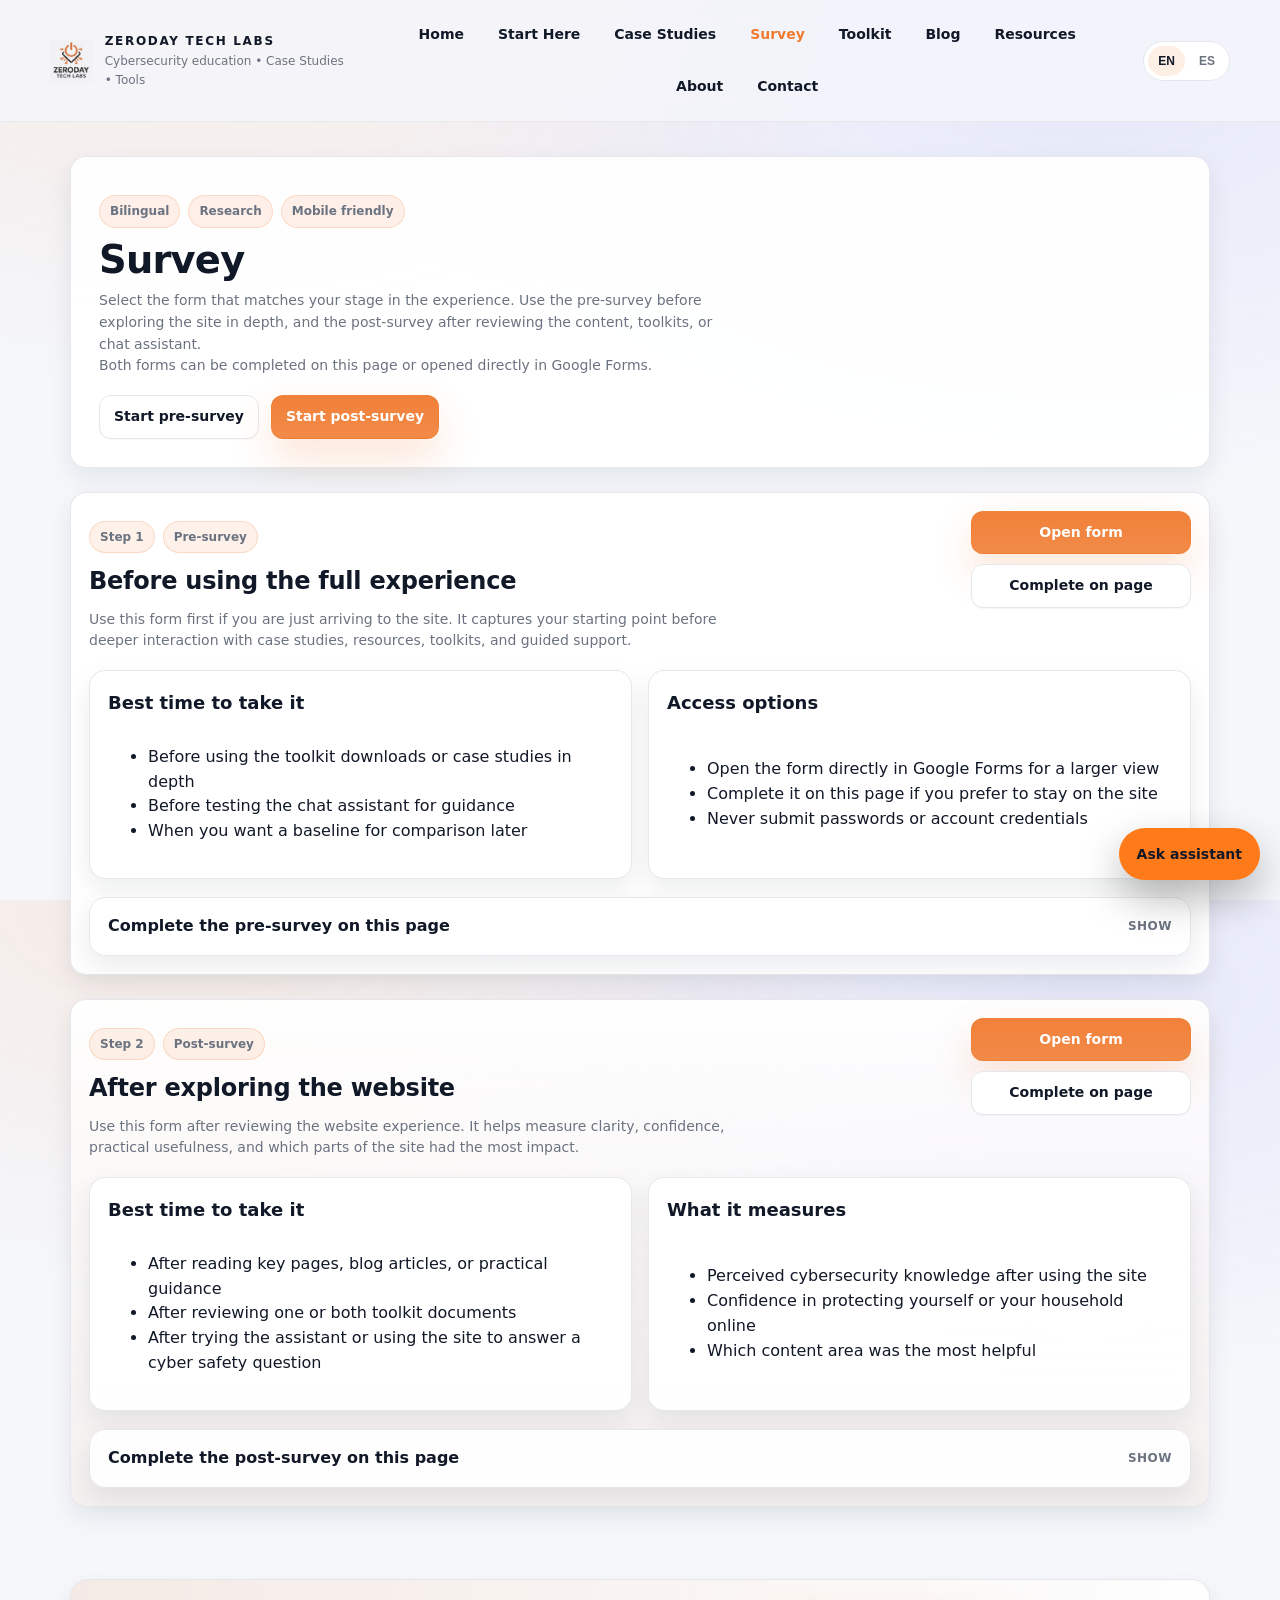
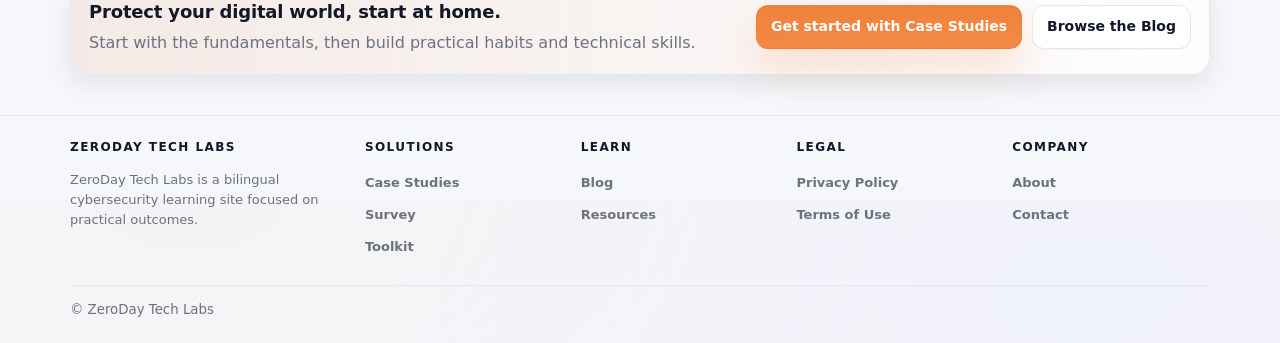
<file: survey/index.html>
<!DOCTYPE html>
<html lang="en">
<head>
<meta charset="utf-8"/>
<meta content="width=device-width, initial-scale=1" name="viewport"/>
<title>ZeroDay Tech Labs — Survey / Encuesta</title>
<link href="../assets/images/logo-mark.png" rel="icon"/>
<link href="../assets/css/styles.css" rel="stylesheet"/>
<script defer="" src="../assets/js/i18n.js"></script>
<script defer="" src="../assets/js/nav.js"></script>
</head>
<body>
<a class="skip-link" href="#main">Skip to content</a>
<header class="site-header">
<div class="container header-inner">
<a class="brand" href="../">
<img alt="ZeroDay Tech Labs logo" src="../assets/images/logo.png"/>
<div class="title">
<strong>ZERODAY TECH LABS</strong>
<span data-i18n="brand.tagline">Cybersecurity education • Case Studies • Tools</span>
</div>
</a>
<nav aria-label="Primary" class="nav nav-static">
<a data-i18n="nav.home" href="../">Home</a>
<a data-i18n="nav.startHere" href="../start-here/">Start Here</a>
<a data-i18n="nav.labs" href="../labs/">Case Studies</a>
<a data-i18n="nav.survey" href="../survey/">Survey</a>
<a data-i18n="nav.toolkit" href="../toolkit/">Toolkit</a>
<a data-i18n="nav.blog" href="../blog/">Blog</a>
<a data-i18n="nav.resources" href="../resources/">Resources</a>
<a data-i18n="nav.about" href="../about/">About</a>
<a data-i18n="nav.contact" href="../contact/">Contact</a>
</nav>
<div class="header-controls">
<div aria-label="Language" class="lang-toggle">
<button aria-label="English" data-lang-btn="en" type="button">EN</button>
<button aria-label="Español" data-lang-btn="es" type="button">ES</button>
</div>
</div>
</div>
</header>
<main class="section survey-page" id="main">
<div class="container">
<section aria-labelledby="survey-title" class="card survey-hero">
<div class="survey-hero-copy survey-hero-copy-full">
<div class="badges">
<span class="pill"><span data-lang="en">Bilingual</span><span data-lang="es">Bilingüe</span></span>
<span class="pill"><span data-lang="en">Research</span><span data-lang="es">Investigación</span></span>
<span class="pill"><span data-lang="en">Mobile friendly</span><span data-lang="es">Compatible con móvil</span></span>
</div>
<h1 class="survey-title" data-lang="en" id="survey-title">Survey</h1>
<h1 class="survey-title" data-lang="es">Encuesta</h1>
<p class="survey-intro" data-lang="en">Select the form that matches your stage in the experience. Use the pre-survey before exploring the site in depth, and the post-survey after reviewing the content, toolkits, or chat assistant.</p>
<p class="survey-intro" data-lang="es">Selecciona el formulario que corresponde a tu etapa en la experiencia. Usa la pre-encuesta antes de explorar el sitio a fondo y la post-encuesta después de revisar el contenido, los toolkits o el asistente de chat.</p>
<p class="survey-support" data-lang="en">Both forms can be completed on this page or opened directly in Google Forms.</p>
<p class="survey-support" data-lang="es">Ambos formularios se pueden completar en esta página o abrir directamente en Google Forms.</p>
<div class="survey-actions-row">
<a class="btn" href="#pre-survey"><span data-lang="en">Start pre-survey</span><span data-lang="es">Comenzar pre-encuesta</span></a>
<a class="btn primary" href="#post-survey"><span data-lang="en">Start post-survey</span><span data-lang="es">Comenzar post-encuesta</span></a>
</div>
</div>
</section>
<section aria-labelledby="pre-survey-title" class="survey-block" id="pre-survey">
<div class="card survey-panel">
<div class="survey-panel-head section-header">
<div>
<div class="badges">
<span class="pill"><span data-lang="en">Step 1</span><span data-lang="es">Paso 1</span></span>
<span class="pill"><span data-lang="en">Pre-survey</span><span data-lang="es">Pre-encuesta</span></span>
</div>
<h2 data-lang="en" id="pre-survey-title">Before using the full experience</h2>
<h2 data-lang="es">Antes de usar la experiencia completa</h2>
<p data-lang="en">Use this form first if you are just arriving to the site. It captures your starting point before deeper interaction with case studies, resources, toolkits, and guided support.</p>
<p data-lang="es">Usa este formulario primero si acabas de llegar al sitio. Recoge tu punto de partida antes de una interacción más profunda con estudios de caso, recursos, toolkits y apoyo guiado.</p>
</div>
<div class="survey-panel-actions">
<a aria-label="Open pre-survey in Google Forms" class="btn primary" href="https://docs.google.com/forms/d/e/1FAIpQLScuiTtDZGBDZpL-vSx-q10IHm_ABjCD93o3ZbW2G-_qJeIBOw/viewform?usp=dialog" rel="noopener" target="_blank">
<span data-lang="en">Open form</span>
<span data-lang="es">Abrir formulario</span>
</a>
<a class="btn" href="#pre-survey-embed">
<span data-lang="en">Complete on page</span>
<span data-lang="es">Completar en esta página</span>
</a>
</div>
</div>
<div class="survey-card-grid">
<div class="card survey-info-card">
<h3 data-lang="en">Best time to take it</h3>
<h3 data-lang="es">Mejor momento para completarla</h3>
<ul class="survey-list" data-lang="en">
<li>Before using the toolkit downloads or case studies in depth</li>
<li>Before testing the chat assistant for guidance</li>
<li>When you want a baseline for comparison later</li>
</ul>
<ul class="survey-list" data-lang="es">
<li>Antes de usar en detalle los toolkits o los estudios de caso</li>
<li>Antes de probar el asistente de chat para orientación</li>
<li>Cuando quieres una base para comparar después</li>
</ul>
</div>
<div class="card survey-info-card">
<h3 data-lang="en">Access options</h3>
<h3 data-lang="es">Opciones de acceso</h3>
<ul class="survey-list" data-lang="en">
<li>Open the form directly in Google Forms for a larger view</li>
<li>Complete it on this page if you prefer to stay on the site</li>
<li>Never submit passwords or account credentials</li>
</ul>
<ul class="survey-list" data-lang="es">
<li>Abre el formulario directamente en Google Forms para una vista más amplia</li>
<li>Complétalo en esta página si prefieres mantenerte en el sitio</li>
<li>Nunca envíes contraseñas ni credenciales de cuenta</li>
</ul>
</div>
</div>
<details class="survey-embed-toggle" id="pre-survey-embed">
<summary>
<span data-lang="en">Complete the pre-survey on this page</span>
<span data-lang="es">Completar la pre-encuesta en esta página</span>
</summary>
<div class="survey-embed-card">
<iframe loading="lazy" referrerpolicy="strict-origin-when-cross-origin" src="https://docs.google.com/forms/d/e/1FAIpQLScuiTtDZGBDZpL-vSx-q10IHm_ABjCD93o3ZbW2G-_qJeIBOw/viewform?embedded=true" title="ZeroDay Tech Labs pre-survey Google Form"></iframe>
</div>
</details>

</div>
</section>
<section aria-labelledby="post-survey-title" class="survey-block" id="post-survey">
<div class="card survey-panel survey-panel-accent">
<div class="survey-panel-head section-header">
<div>
<div class="badges">
<span class="pill"><span data-lang="en">Step 2</span><span data-lang="es">Paso 2</span></span>
<span class="pill"><span data-lang="en">Post-survey</span><span data-lang="es">Post-encuesta</span></span>
</div>
<h2 data-lang="en" id="post-survey-title">After exploring the website</h2>
<h2 data-lang="es">Después de explorar el sitio web</h2>
<p data-lang="en">Use this form after reviewing the website experience. It helps measure clarity, confidence, practical usefulness, and which parts of the site had the most impact.</p>
<p data-lang="es">Usa este formulario después de revisar la experiencia del sitio web. Ayuda a medir claridad, confianza, utilidad práctica y cuáles partes del sitio tuvieron más impacto.</p>
</div>
<div class="survey-panel-actions">
<a aria-label="Open post-survey in Google Forms" class="btn primary" href="https://docs.google.com/forms/d/e/1FAIpQLSeu9Wtp5jSFFBlwQLX4kpSKQnNO-3RoVc4Qkix8P1uIo3tX_w/viewform?usp=dialog" rel="noopener" target="_blank">
<span data-lang="en">Open form</span>
<span data-lang="es">Abrir formulario</span>
</a>
<a class="btn" href="#post-survey-embed">
<span data-lang="en">Complete on page</span>
<span data-lang="es">Completar en esta página</span>
</a>
</div>
</div>
<div class="survey-card-grid">
<div class="card survey-info-card">
<h3 data-lang="en">Best time to take it</h3>
<h3 data-lang="es">Mejor momento para completarla</h3>
<ul class="survey-list" data-lang="en">
<li>After reading key pages, blog articles, or practical guidance</li>
<li>After reviewing one or both toolkit documents</li>
<li>After trying the assistant or using the site to answer a cyber safety question</li>
</ul>
<ul class="survey-list" data-lang="es">
<li>Después de leer páginas clave, artículos del blog o guías prácticas</li>
<li>Después de revisar uno o ambos documentos del toolkit</li>
<li>Después de probar el asistente o usar el sitio para contestar una pregunta de seguridad digital</li>
</ul>
</div>
<div class="card survey-info-card">
<h3 data-lang="en">What it measures</h3>
<h3 data-lang="es">Qué mide</h3>
<ul class="survey-list" data-lang="en">
<li>Perceived cybersecurity knowledge after using the site</li>
<li>Confidence in protecting yourself or your household online</li>
<li>Which content area was the most helpful</li>
</ul>
<ul class="survey-list" data-lang="es">
<li>Conocimiento percibido sobre ciberseguridad después de usar el sitio</li>
<li>Confianza para protegerte a ti o a tu hogar en línea</li>
<li>Qué área del contenido fue la más útil</li>
</ul>
</div>
</div>
<details class="survey-embed-toggle" id="post-survey-embed">
<summary>
<span data-lang="en">Complete the post-survey on this page</span>
<span data-lang="es">Completar la post-encuesta en esta página</span>
</summary>
<div class="survey-embed-card">
<iframe loading="lazy" referrerpolicy="strict-origin-when-cross-origin" src="https://docs.google.com/forms/d/e/1FAIpQLSeu9Wtp5jSFFBlwQLX4kpSKQnNO-3RoVc4Qkix8P1uIo3tX_w/viewform?embedded=true" title="ZeroDay Tech Labs post-survey Google Form"></iframe>
</div>
</details>

</div>
</section>
</div>
</main>
<section class="cta-band">
<div class="container">
<div class="cta-inner">
<div>
<h3 data-i18n="cta.title">Protect your digital world, start at home.</h3>
<p data-i18n="cta.subtitle">Start with the fundamentals, then build practical habits and technical skills.</p>
</div>
<div class="cta-actions">
<a class="btn primary" data-i18n="cta.primary" href="../labs/">Get started with Case Studies</a>
<a class="btn" data-i18n="cta.secondary" href="../blog/">Browse the Blog</a>
</div>
</div>
</div>
</section>
<footer class="footer">
<div class="container">
<div class="footer-top">
<div>
<h4>ZeroDay Tech Labs</h4>
<p class="note" data-i18n="footer.blurb">ZeroDay Tech Labs is a bilingual cybersecurity learning site focused on practical outcomes.</p>
</div>
<div>
<h4 data-i18n="footer.solutions">Solutions</h4>
<a data-i18n="nav.labs" href="../labs/">Case Studies</a>
<a data-i18n="nav.survey" href="../survey/">Survey</a>
<a data-i18n="nav.toolkit" href="../toolkit/">Toolkit</a>
</div>
<div>
<h4 data-i18n="footer.learn">Learn</h4>
<a data-i18n="nav.blog" href="../blog/">Blog</a>
<a data-i18n="nav.resources" href="../resources/">Resources</a>
</div>
<div>
<h4 data-i18n="footer.legal">Legal</h4>
<a data-i18n="footer.privacy" href="../legal/privacy.html">Privacy Policy</a>
<a data-i18n="footer.terms" href="../legal/terms.html">Terms of Use</a>
</div>
<div><h4 data-lang="en">Company</h4><h4 data-lang="es">Organización</h4><a data-i18n="nav.about" href="../about/">About</a><a data-i18n="nav.contact" href="../contact/">Contact</a></div></div>
<div class="footer-bottom">
<small data-i18n="footer.copy">© ZeroDay Tech Labs</small></div>
</div>
</footer>
<script src="../assets/js/posts.js"></script>
<script src="../assets/js/blog.js"></script>
<script src="../assets/js/analytics.js"></script>
<script src="../assets/js/chat-config.js"></script>
<script src="../assets/js/chat-widget.js"></script>
</body>
</html>
</file>
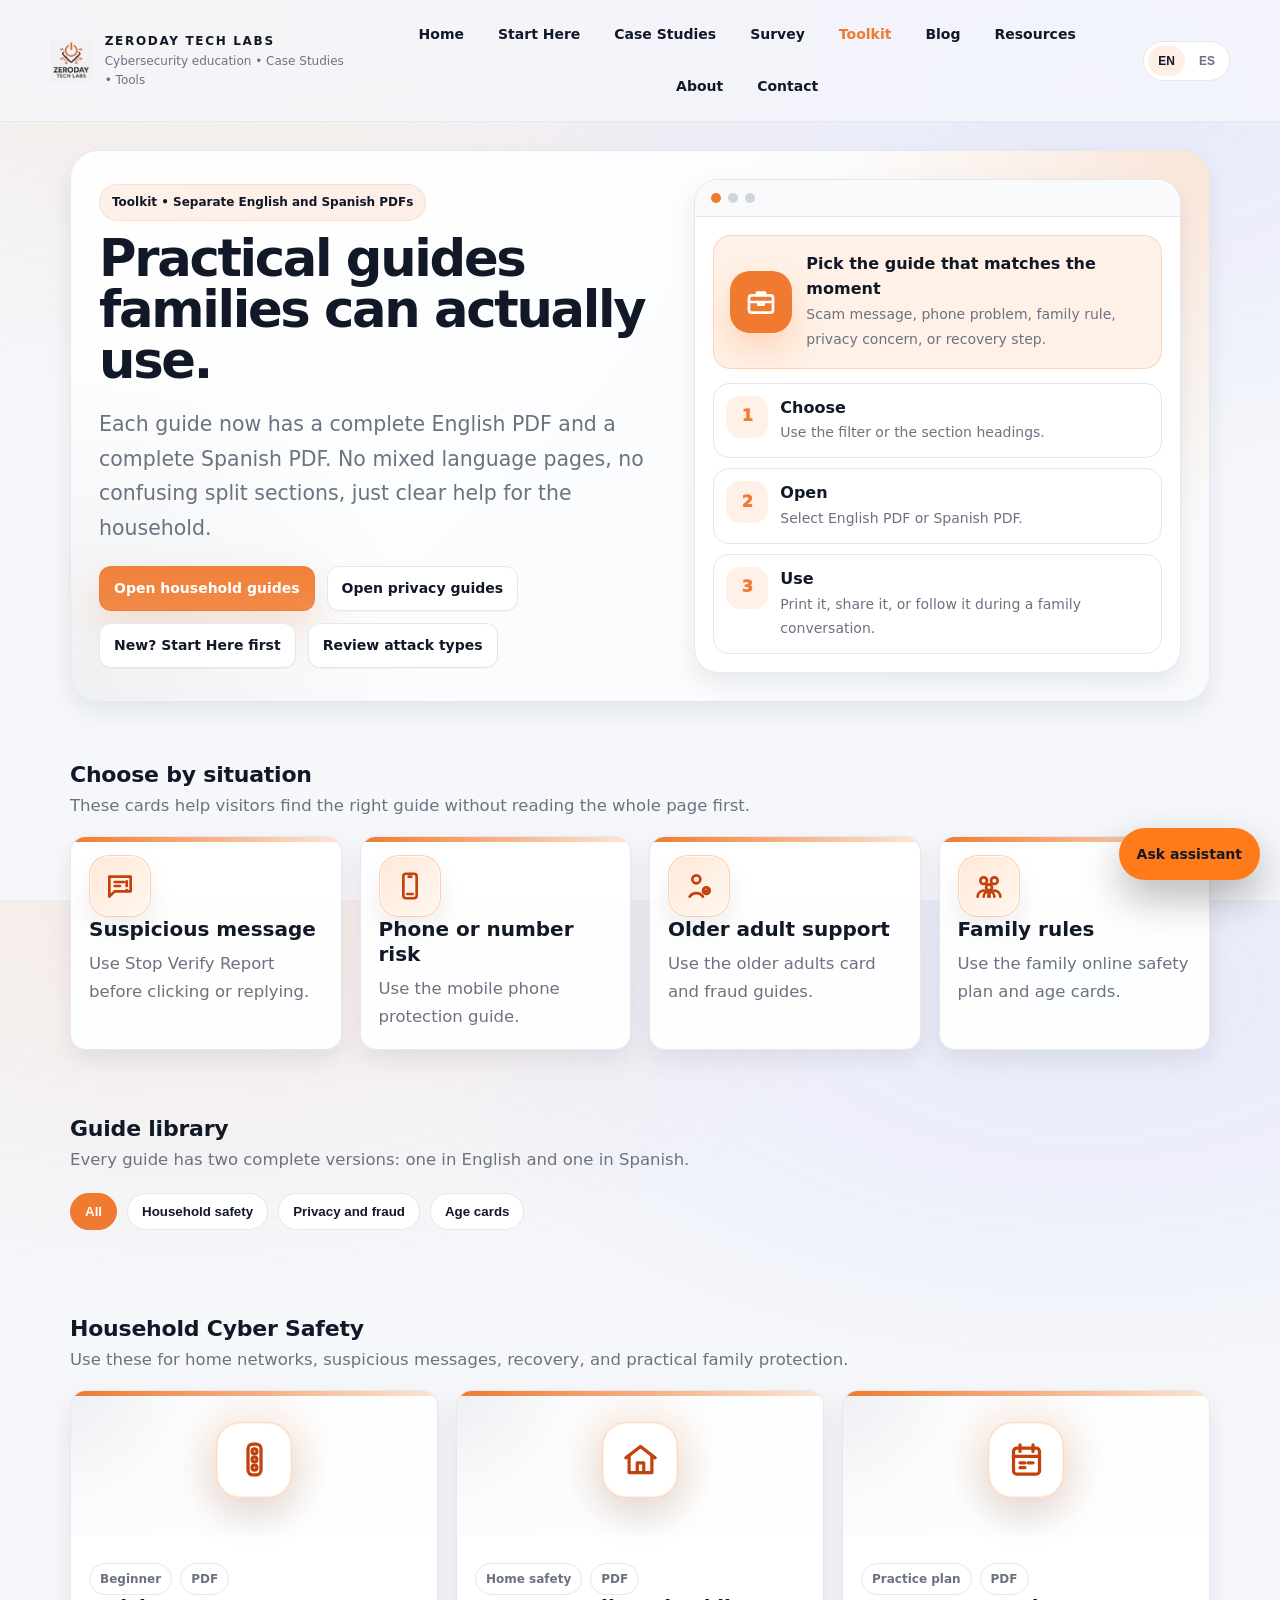
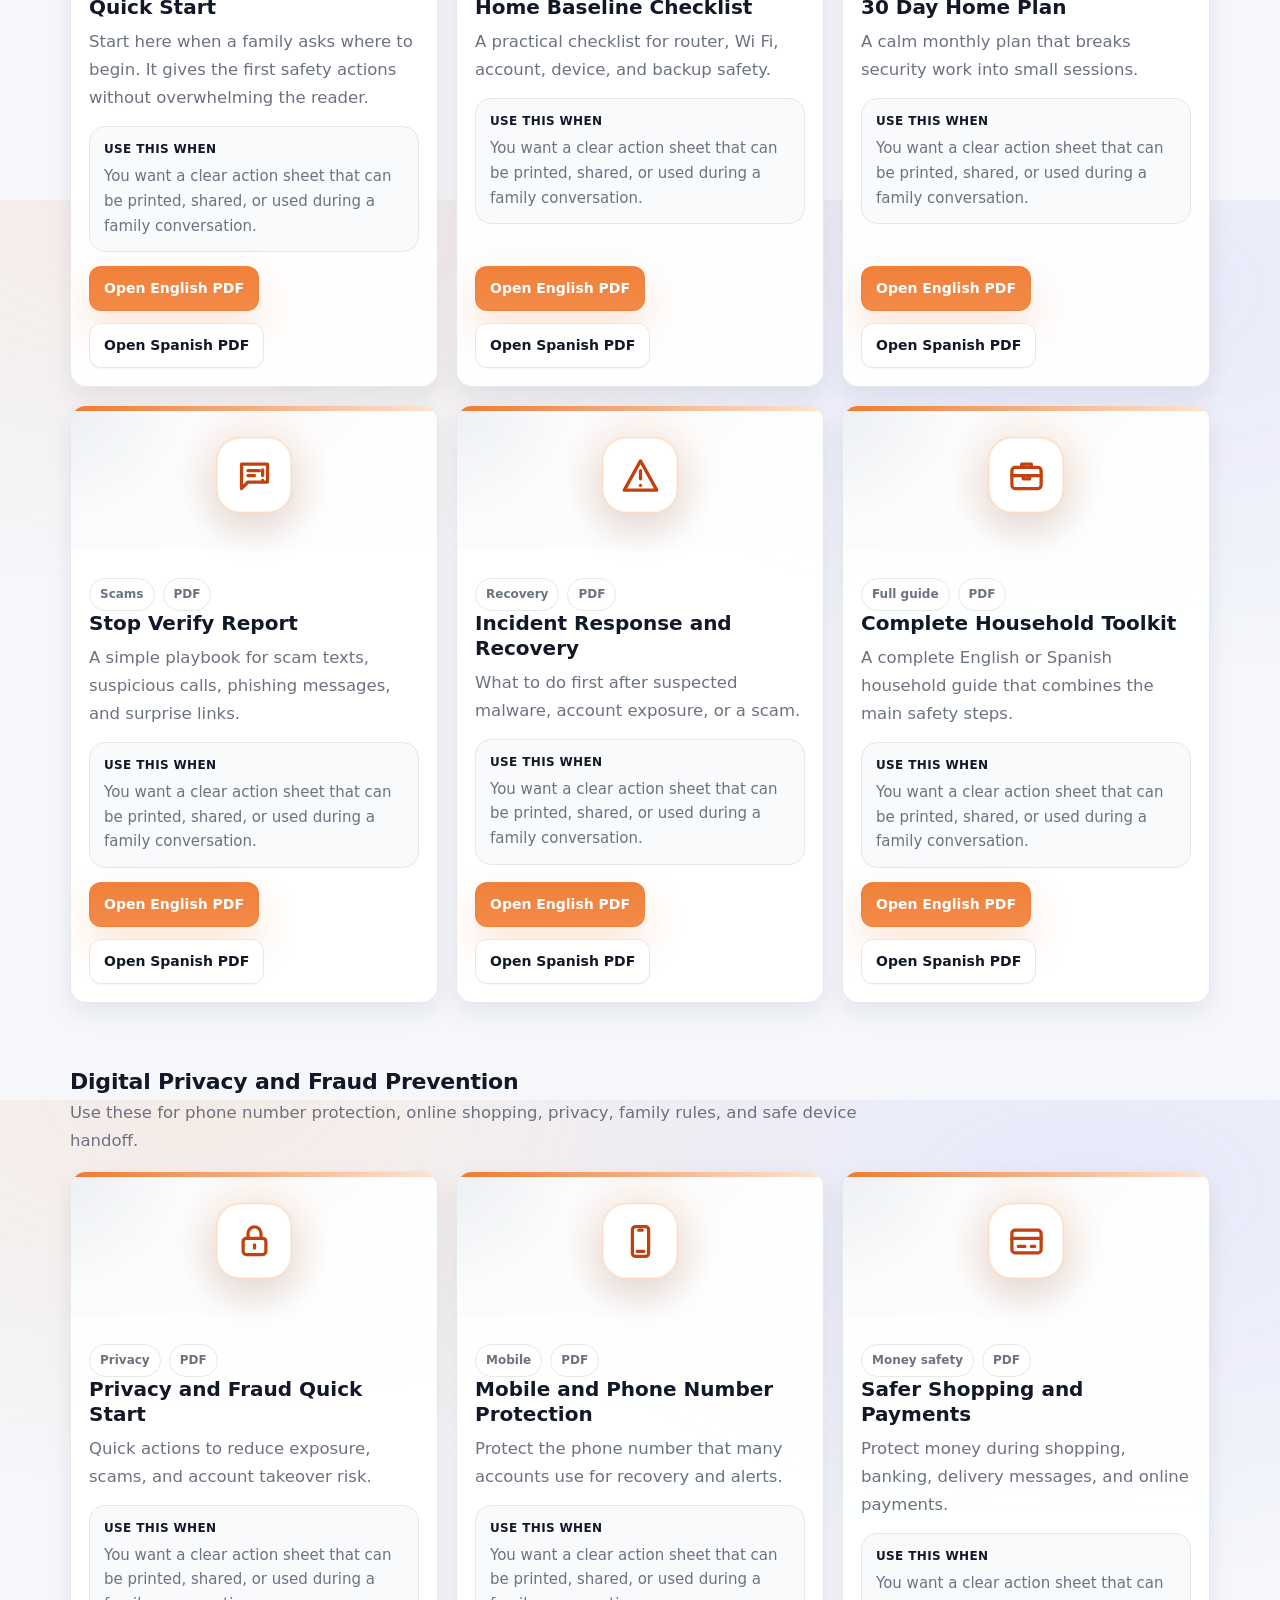
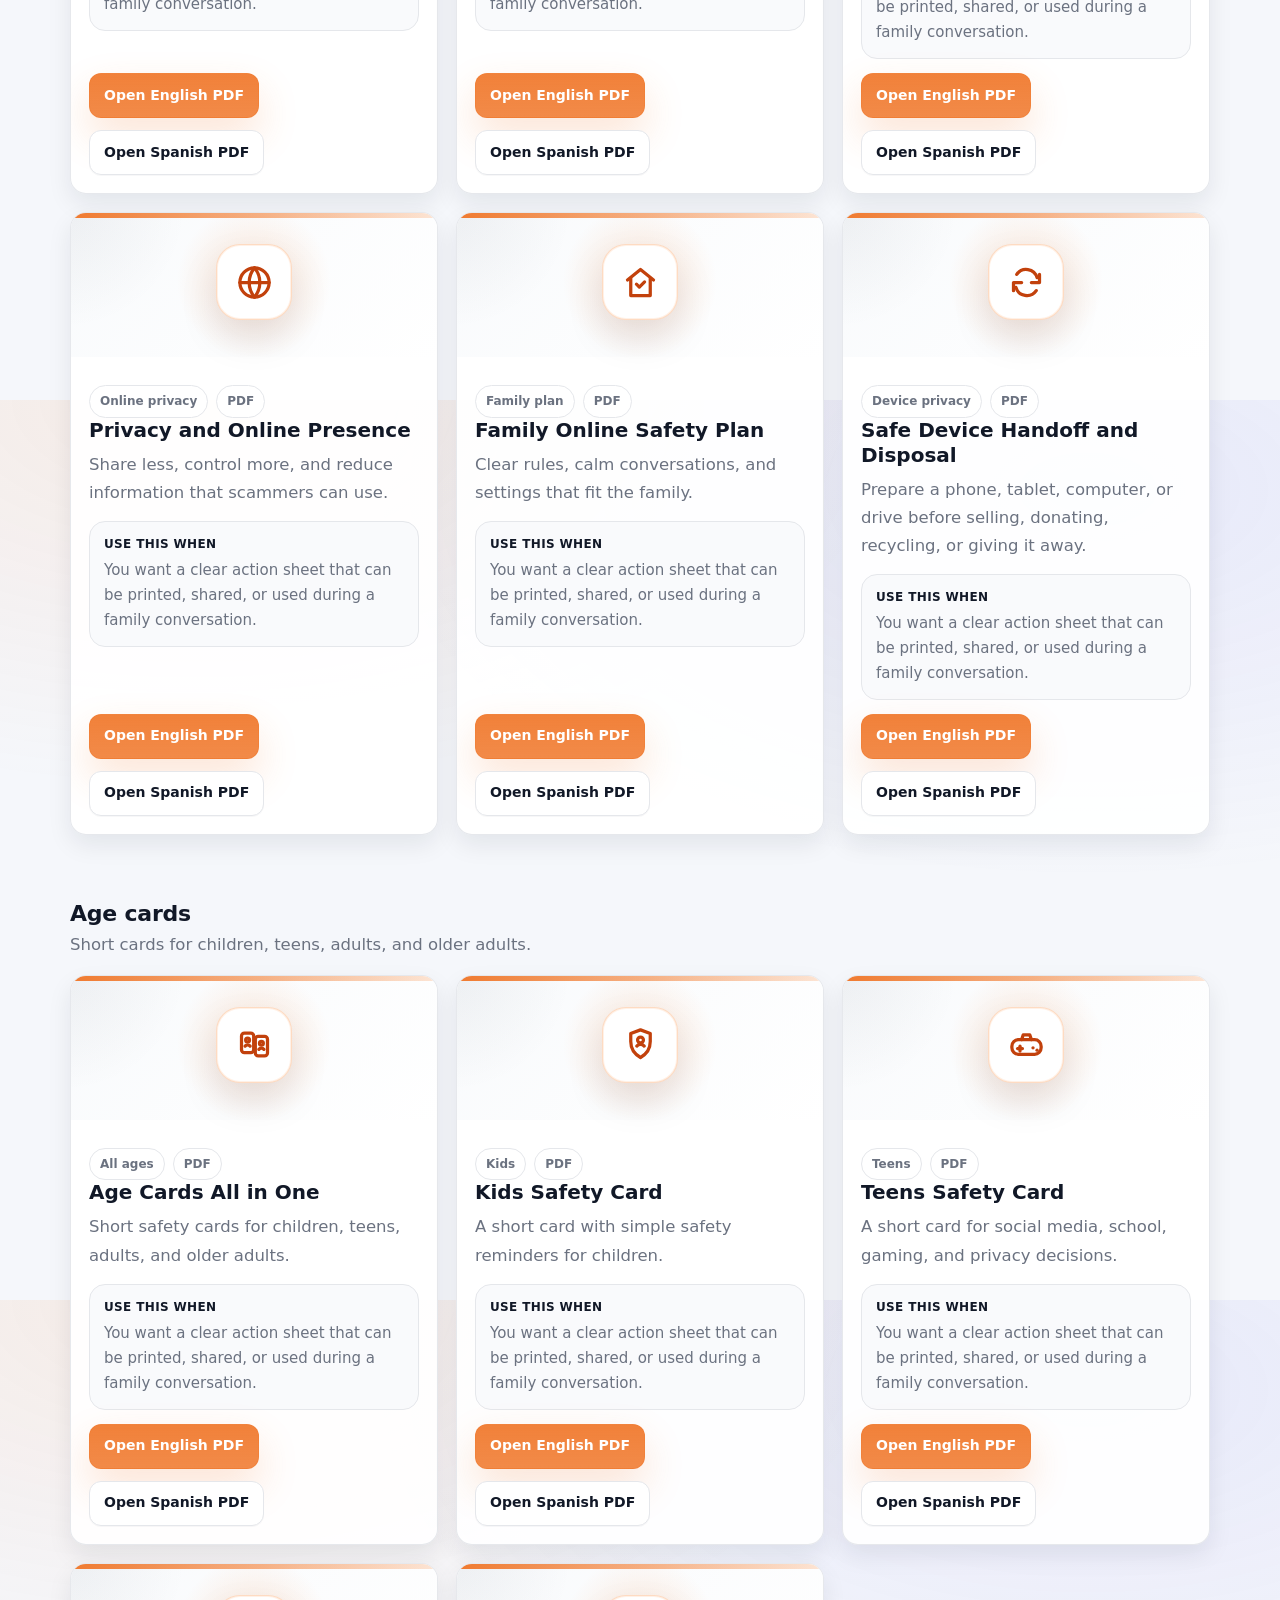
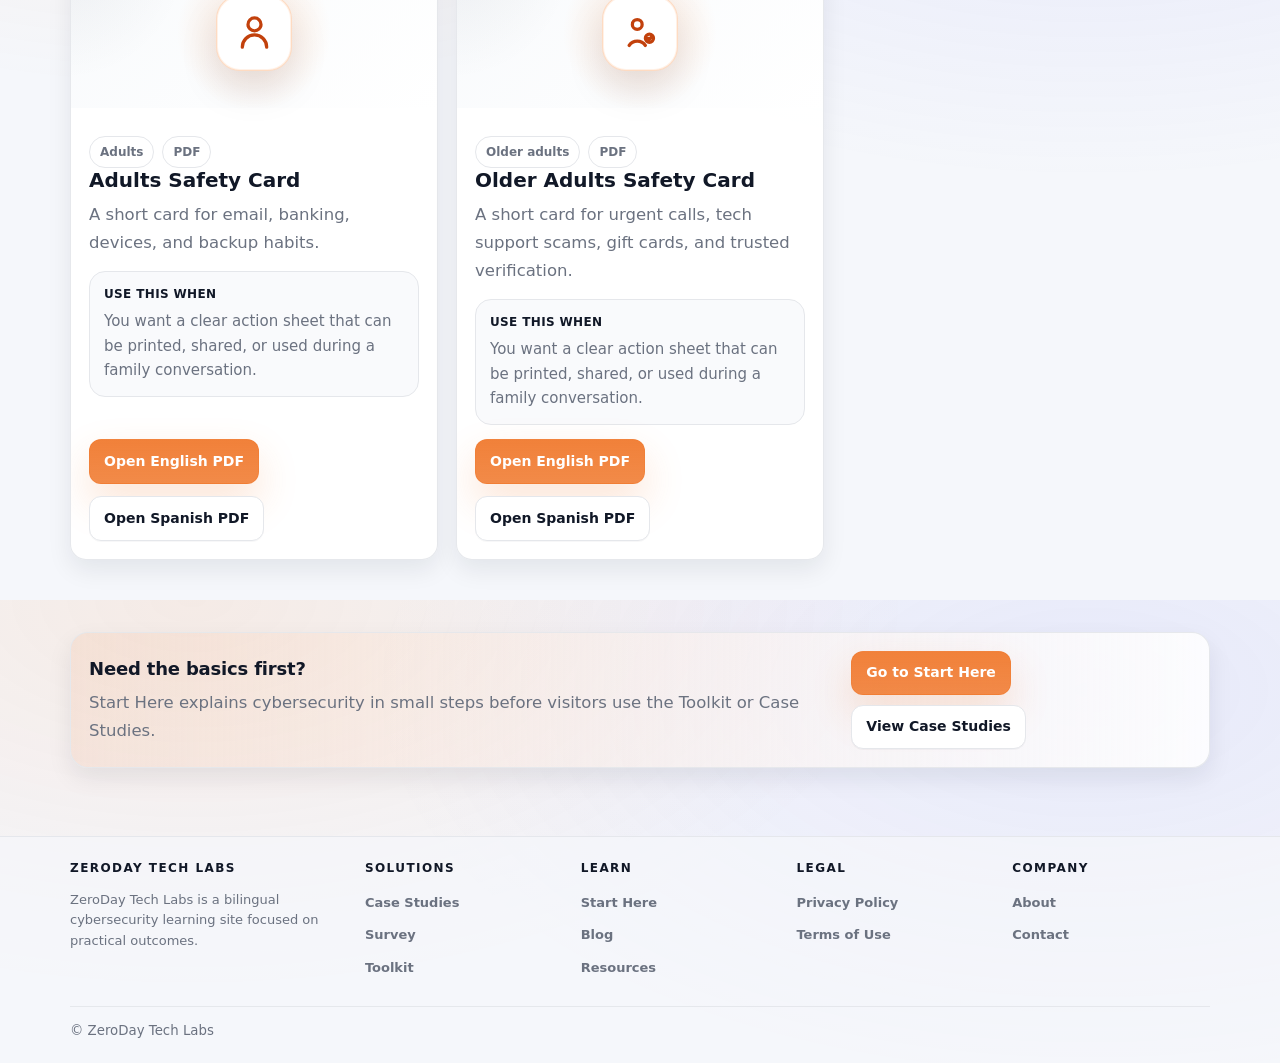
<file: toolkit/index.html>
<!DOCTYPE html>

<html lang="en">
<head>
<meta charset="utf-8"/>
<meta content="width=device-width, initial-scale=1" name="viewport"/>
<title>ZeroDay Tech Labs — Toolkit</title>
<meta content="Household friendly cybersecurity toolkit with separate English and Spanish PDF guides for families, older adults, children, and caregivers." name="description"/>
<link href="../assets/images/logo-mark.png" rel="icon"/>
<link href="../assets/css/styles.css" rel="stylesheet"/>
<script defer="" src="../assets/js/i18n.js"></script>
<script defer="" src="../assets/js/nav.js"></script>
<style>
.family-toolkit-page{
  --toolkit-brand: var(--brand, #f97316);
  --toolkit-brand-dark: #c2410c;
  --toolkit-text: var(--text, #111827);
  --toolkit-muted: var(--muted, #64748b);
  --toolkit-border: var(--border, #e5e7eb);
  --toolkit-soft: rgba(249, 115, 22, 0.10);
  --toolkit-soft-strong: rgba(249, 115, 22, 0.22);
  --toolkit-shadow: var(--shadow-sm, 0 18px 45px rgba(15, 23, 42, 0.08));
}
.family-toolkit-page p,
.family-toolkit-page li{
  font-size: 16.5px;
  line-height: 1.7;
}
.family-toolkit-page .toolkit-hero-panel{
  position: relative;
  overflow: hidden;
  margin-bottom: 22px;
  border-radius: 28px;
  padding: 28px;
  border: 1px solid var(--toolkit-border);
  background:
    radial-gradient(circle at right top, rgba(249,115,22,0.16), transparent 30%),
    radial-gradient(circle at left bottom, rgba(15,23,42,0.06), transparent 28%),
    linear-gradient(135deg, rgba(255,255,255,0.98), rgba(248,250,252,0.98));
  box-shadow: var(--toolkit-shadow);
}
.family-toolkit-page .toolkit-hero-grid{
  display: grid;
  grid-template-columns: minmax(0, 1.08fr) minmax(330px, 0.92fr);
  gap: 24px;
  align-items: center;
}
.family-toolkit-page .toolkit-title{
  margin: 12px 0 12px;
  font-size: clamp(36px, 4vw, 58px);
  line-height: 1;
  letter-spacing: -0.045em;
  color: var(--toolkit-text);
}
.family-toolkit-page .toolkit-lead{
  max-width: 74ch;
  color: var(--toolkit-muted);
  font-size: clamp(18px, 1.6vw, 21px);
}
.family-toolkit-page .toolkit-actions,
.family-toolkit-page .guide-actions,
.family-toolkit-page .center-actions{
  display: flex;
  flex-wrap: wrap;
  gap: 12px;
  margin-top: 18px;
}
.family-toolkit-page .toolkit-actions .btn,
.family-toolkit-page .guide-actions .btn,
.family-toolkit-page .center-actions .btn{
  min-height: 45px;
  display: inline-flex;
  align-items: center;
  justify-content: center;
}
.family-toolkit-page .safety-board{
  border: 1px solid var(--toolkit-border);
  border-radius: 24px;
  overflow: hidden;
  background: #fff;
  box-shadow: var(--toolkit-shadow);
}
.family-toolkit-page .safety-board-top{
  display: flex;
  align-items: center;
  gap: 7px;
  padding: 13px 16px;
  border-bottom: 1px solid var(--toolkit-border);
  background: rgba(248,250,252,0.95);
}
.family-toolkit-page .board-dot{
  width: 10px;
  height: 10px;
  border-radius: 999px;
  background: #d1d5db;
}
.family-toolkit-page .board-dot:first-child{
  background: var(--toolkit-brand);
}
.family-toolkit-page .safety-board-body{
  padding: 18px;
}
.family-toolkit-page .board-main-rule{
  display: grid;
  grid-template-columns: 62px 1fr;
  gap: 14px;
  align-items: center;
  padding: 16px;
  border-radius: 18px;
  background: var(--toolkit-soft);
  border: 1px solid var(--toolkit-soft-strong);
  margin-bottom: 14px;
}
.family-toolkit-page .board-icon,
.family-toolkit-page .guide-symbol,
.family-toolkit-page .big-icon{
  display: grid;
  place-items: center;
  width: 62px;
  height: 62px;
  border-radius: 20px;
  font-size: 31px;
  background: linear-gradient(135deg, rgba(249,115,22,0.16), rgba(255,247,237,0.96));
  border: 1px solid rgba(249,115,22,0.26);
  color: var(--toolkit-brand-dark);
  box-shadow: inset 0 0 0 1px rgba(255,255,255,0.72), 0 12px 26px rgba(15,23,42,0.07);
}
.family-toolkit-page .board-icon{
  background: var(--toolkit-brand);
  color: #fff;
  border: 0;
  box-shadow: 0 16px 32px rgba(249,115,22,0.22);
}
.family-toolkit-page .board-main-rule strong,
.family-toolkit-page .board-mini-step strong{
  display: block;
  color: var(--toolkit-text);
}
.family-toolkit-page .board-main-rule span,
.family-toolkit-page .board-mini-step span{
  color: var(--toolkit-muted);
  font-size: 14px;
  line-height: 1.45;
}
.family-toolkit-page .board-mini-grid{
  display: grid;
  gap: 10px;
}
.family-toolkit-page .board-mini-step{
  display: grid;
  grid-template-columns: 42px 1fr;
  gap: 12px;
  padding: 12px;
  border-radius: 16px;
  border: 1px solid var(--toolkit-border);
  background: #fff;
}
.family-toolkit-page .board-number{
  display: grid;
  place-items: center;
  width: 42px;
  height: 42px;
  border-radius: 14px;
  background: var(--toolkit-soft);
  color: var(--toolkit-brand);
  font-weight: 950;
}
.family-toolkit-page .section-intro{
  max-width: 840px;
}
.family-toolkit-page .section-intro p{
  color: var(--toolkit-muted);
}
.family-toolkit-page .path-grid,
.family-toolkit-page .guide-grid{
  display: grid;
  gap: 18px;
}
.family-toolkit-page .path-grid{
  grid-template-columns: repeat(4, minmax(0, 1fr));
}
.family-toolkit-page .guide-grid{
  grid-template-columns: repeat(3, minmax(0, 1fr));
}
.family-toolkit-page .path-card,
.family-toolkit-page .guide-card{
  position: relative;
  overflow: hidden;
  min-height: 100%;
}

.family-toolkit-page .path-card,
.family-toolkit-page .guide-card{
  display: flex;
  flex-direction: column;
}

.family-toolkit-page .guide-actions{
  margin-top: auto;
}
.family-toolkit-page .path-card::before,
.family-toolkit-page .guide-card::before{
  content: "";
  position: absolute;
  inset: 0 0 auto 0;
  height: 5px;
  background: linear-gradient(90deg, var(--toolkit-brand), rgba(249,115,22,0.18));
}
.family-toolkit-page .guide-media{
  margin: -24px -24px 18px;
  min-height: 150px;
  display: grid;
  place-items: center;
  background:
    radial-gradient(circle at center, rgba(249,115,22,0.17), transparent 38%),
    radial-gradient(circle at left top, rgba(15,23,42,0.05), transparent 30%),
    linear-gradient(135deg, rgba(248,250,252,0.98), rgba(255,255,255,0.98));
}
.family-toolkit-page .guide-symbol{
  width: 76px;
  height: 76px;
  border-radius: 24px;
  font-size: 39px;
  background: #fff;
  box-shadow: inset 0 0 0 1px rgba(249,115,22,0.10), 0 18px 38px rgba(15,23,42,0.10);
}
.family-toolkit-page .guide-card h3,
.family-toolkit-page .path-card h3{
  margin-top: 0;
  font-size: 20px;
  line-height: 1.25;
}
.family-toolkit-page .guide-card p,
.family-toolkit-page .path-card p{
  color: var(--toolkit-muted);
}
.family-toolkit-page .guide-lesson{
  padding: 13px 14px;
  border: 1px solid var(--toolkit-border);
  background: rgba(248,250,252,0.84);
  border-radius: 16px;
  margin: 14px 0;
}
.family-toolkit-page .guide-lesson strong{
  display: block;
  margin-bottom: 5px;
  font-size: 12px;
  text-transform: uppercase;
  letter-spacing: .03em;
  color: var(--toolkit-text);
}
.family-toolkit-page .guide-lesson span{
  color: var(--toolkit-muted);
  font-size: 15px;
  line-height: 1.55;
}
.family-toolkit-page .filter-panel{
  display: flex;
  flex-wrap: wrap;
  gap: 10px;
  margin: 18px 0 20px;
}
.family-toolkit-page .filter-btn{
  border: 1px solid var(--toolkit-border);
  background: #fff;
  color: var(--toolkit-text);
  border-radius: 999px;
  padding: 10px 14px;
  font-weight: 800;
  cursor: pointer;
}
.family-toolkit-page .filter-btn.is-active{
  background: var(--toolkit-brand);
  border-color: var(--toolkit-brand);
  color: #fff;
}
.family-toolkit-page .download-note{
  display: inline-flex;
  align-items: center;
  gap: 8px;
  margin-top: 8px;
  color: var(--toolkit-muted);
}

.family-toolkit-page .zdtl-svg-icon svg{
  width: 32px;
  height: 32px;
  display: block;
  fill: none;
  stroke: currentColor;
  stroke-width: 2;
  stroke-linecap: round;
  stroke-linejoin: round;
}
.family-toolkit-page .guide-symbol.zdtl-svg-icon svg{
  width: 39px;
  height: 39px;
}
@media (max-width: 1040px){
  .family-toolkit-page .toolkit-hero-grid,
  .family-toolkit-page .path-grid,
  .family-toolkit-page .guide-grid{
    grid-template-columns: 1fr;
  }
  .family-toolkit-page .toolkit-hero-panel{
    padding: 20px;
  }
  .family-toolkit-page .toolkit-actions .btn,
  .family-toolkit-page .guide-actions .btn,
  .family-toolkit-page .center-actions .btn{
    width: 100%;
  }
}
</style>
</head>
<body>
<a class="skip-link" href="#main">Skip to content</a>
<header class="site-header">
<div class="container header-inner">
<a class="brand" href="../">
<img alt="ZeroDay Tech Labs logo" src="../assets/images/logo.png"/>
<div class="title">
<strong>ZERODAY TECH LABS</strong>
<span data-i18n="brand.tagline">Cybersecurity education • Case Studies • Tools</span>
</div>
</a>
<nav aria-label="Primary" class="nav nav-static">
<a data-i18n="nav.home" href="../">Home</a>
<a data-i18n="nav.startHere" href="../start-here/">Start Here</a>
<a data-i18n="nav.labs" href="../labs/">Case Studies</a>
<a data-i18n="nav.survey" href="../survey/">Survey</a>
<a data-i18n="nav.toolkit" href="../toolkit/">Toolkit</a>
<a data-i18n="nav.blog" href="../blog/">Blog</a>
<a data-i18n="nav.resources" href="../resources/">Resources</a>
<a data-i18n="nav.about" href="../about/">About</a>
<a data-i18n="nav.contact" href="../contact/">Contact</a>
</nav>
<div class="header-controls">
<div aria-label="Language" class="lang-toggle">
<button aria-label="English" data-lang-btn="en" type="button">EN</button>
<button aria-label="Español" data-lang-btn="es" type="button">ES</button>
</div>
</div>
</div>
</header>
<main class="section family-toolkit-page" id="main">
<div class="container">
<section aria-labelledby="toolkit-title" class="toolkit-hero-panel">
<div class="toolkit-hero-grid">
<div>
<div class="kicker" data-lang="en">Toolkit • Separate English and Spanish PDFs</div>
<div class="kicker" data-lang="es">Toolkit • PDFs separados en inglés y español</div>
<h1 class="toolkit-title" data-lang="en" id="toolkit-title">Practical guides families can actually use.</h1>
<h1 class="toolkit-title" data-lang="es" id="toolkit-title-es">Guías prácticas que las familias sí pueden usar.</h1>
<p class="toolkit-lead" data-lang="en">Each guide now has a complete English PDF and a complete Spanish PDF. No mixed language pages, no confusing split sections, just clear help for the household.</p>
<p class="toolkit-lead" data-lang="es">Cada guía ahora tiene un PDF completo en inglés y un PDF completo en español. Sin páginas mezcladas, sin secciones confusas, solo ayuda clara para el hogar.</p>
<div class="toolkit-actions">
<a class="btn primary" href="#household-guides"><span data-lang="en">Open household guides</span><span data-lang="es">Ver guías del hogar</span></a>
<a class="btn" href="#privacy-guides"><span data-lang="en">Open privacy guides</span><span data-lang="es">Ver guías de privacidad</span></a>
<a class="btn" href="../start-here/"><span data-lang="en">New? Start Here first</span><span data-lang="es">¿Nuevo? Comienza aquí</span></a>
<a class="btn" href="../start-here/#attack-types"><span data-lang="en">Review attack types</span><span data-lang="es">Revisar tipos de ataques</span></a>
</div>
</div>
<div aria-label="Toolkit learning board" class="safety-board">
<div class="safety-board-top"><span class="board-dot"></span><span class="board-dot"></span><span class="board-dot"></span></div>
<div class="safety-board-body">
<div class="board-main-rule">
<div aria-hidden="true" class="board-icon zdtl-svg-icon"><svg aria-hidden="true" focusable="false" viewBox="0 0 24 24"><path d="M9 7V5h6v2"></path><rect height="13" rx="2" width="18" x="3" y="7"></rect><path d="M3 12h18"></path><path d="M10 12v2h4v-2"></path></svg></div>
<div>
<strong data-lang="en">Pick the guide that matches the moment</strong>
<strong data-lang="es">Escoge la guía que corresponde al momento</strong>
<span data-lang="en">Scam message, phone problem, family rule, privacy concern, or recovery step.</span>
<span data-lang="es">Mensaje de estafa, problema de teléfono, regla familiar, privacidad o recuperación.</span>
</div>
</div>
<div class="board-mini-grid">
<div class="board-mini-step"><div class="board-number">1</div><div><strong data-lang="en">Choose</strong><strong data-lang="es">Escoge</strong><span data-lang="en">Use the filter or the section headings.</span><span data-lang="es">Usa el filtro o los títulos de sección.</span></div></div>
<div class="board-mini-step"><div class="board-number">2</div><div><strong data-lang="en">Open</strong><strong data-lang="es">Abre</strong><span data-lang="en">Select English PDF or Spanish PDF.</span><span data-lang="es">Selecciona PDF en inglés o PDF en español.</span></div></div>
<div class="board-mini-step"><div class="board-number">3</div><div><strong data-lang="en">Use</strong><strong data-lang="es">Usa</strong><span data-lang="en">Print it, share it, or follow it during a family conversation.</span><span data-lang="es">Imprímelo, compártelo o úsalo durante una conversación familiar.</span></div></div>
</div>
</div>
</div>
</div>
</section>
<section aria-labelledby="path-title" class="section">
<div class="section-header"><div class="section-intro">
<h2 data-lang="en" id="path-title">Choose by situation</h2>
<h2 data-lang="es" id="path-title-es">Escoge por situación</h2>
<p data-lang="en">These cards help visitors find the right guide without reading the whole page first.</p>
<p data-lang="es">Estas tarjetas ayudan al visitante a encontrar la guía correcta sin leer toda la página primero.</p>
</div></div>
<div class="path-grid">
<article class="card path-card"><div aria-hidden="true" class="big-icon zdtl-svg-icon"><svg aria-hidden="true" focusable="false" viewBox="0 0 24 24"><path d="M4 5h16v11H8l-4 4V5z"></path><path d="M8 9h7"></path><path d="M8 12h4"></path><path d="M17 8.5v3.5"></path><path d="M17 15h.01"></path></svg></div><h3 data-lang="en">Suspicious message</h3><h3 data-lang="es">Mensaje sospechoso</h3><p data-lang="en">Use Stop Verify Report before clicking or replying.</p><p data-lang="es">Usa Detener verificar reportar antes de hacer clic o responder.</p></article>
<article class="card path-card"><div aria-hidden="true" class="big-icon zdtl-svg-icon"><svg aria-hidden="true" focusable="false" viewBox="0 0 24 24"><rect height="18.4" rx="2" width="10" x="7" y="2.8"></rect><path d="M10 18h4"></path><path d="M11 5h2"></path></svg></div><h3 data-lang="en">Phone or number risk</h3><h3 data-lang="es">Riesgo del teléfono</h3><p data-lang="en">Use the mobile phone protection guide.</p><p data-lang="es">Usa la guía de protección móvil.</p></article>
<article class="card path-card"><div aria-hidden="true" class="big-icon zdtl-svg-icon"><svg aria-hidden="true" focusable="false" viewBox="0 0 24 24"><circle cx="10" cy="7" r="3"></circle><path d="M5 20a6 6 0 0 1 10 0"></path><circle cx="17.5" cy="15.5" r="2.5"></circle><path d="m16.5 15.5.8.8 1.7-1.7"></path></svg></div><h3 data-lang="en">Older adult support</h3><h3 data-lang="es">Apoyo a adultos mayores</h3><p data-lang="en">Use the older adults card and fraud guides.</p><p data-lang="es">Usa la tarjeta de adultos mayores y guías de fraude.</p></article>
<article class="card path-card"><div aria-hidden="true" class="big-icon zdtl-svg-icon"><svg aria-hidden="true" focusable="false" viewBox="0 0 24 24"><circle cx="8" cy="8" r="2.5"></circle><circle cx="16" cy="8" r="2.5"></circle><circle cx="12" cy="13" r="2.2"></circle><path d="M3.5 20a4.5 4.5 0 0 1 9 0"></path><path d="M11.5 20a4.5 4.5 0 0 1 9 0"></path><path d="M8 20a4 4 0 0 1 8 0"></path></svg></div><h3 data-lang="en">Family rules</h3><h3 data-lang="es">Reglas familiares</h3><p data-lang="en">Use the family online safety plan and age cards.</p><p data-lang="es">Usa el plan familiar y las tarjetas por edad.</p></article>
</div>
</section>
<section aria-labelledby="download-title" class="section">
<div class="section-header"><div class="section-intro">
<h2 data-lang="en" id="download-title">Guide library</h2>
<h2 data-lang="es" id="download-title-es">Biblioteca de guías</h2>
<p data-lang="en">Every guide has two complete versions: one in English and one in Spanish.</p>
<p data-lang="es">Cada guía tiene dos versiones completas: una en inglés y otra en español.</p>
</div></div>
<div aria-label="Toolkit guide filters" class="filter-panel">
<button class="filter-btn is-active" data-filter="all" type="button"><span data-lang="en">All</span><span data-lang="es">Todas</span></button>
<button class="filter-btn" data-filter="household" type="button"><span data-lang="en">Household safety</span><span data-lang="es">Seguridad del hogar</span></button>
<button class="filter-btn" data-filter="privacy" type="button"><span data-lang="en">Privacy and fraud</span><span data-lang="es">Privacidad y fraude</span></button>
<button class="filter-btn" data-filter="age" type="button"><span data-lang="en">Age cards</span><span data-lang="es">Tarjetas por edad</span></button>
</div>
</section>
<section aria-labelledby="household-title" class="section" id="household-guides">
<div class="section-header"><div class="section-intro">
<h2 data-lang="en" id="household-title">Household Cyber Safety</h2>
<h2 data-lang="es" id="household-title-es">Seguridad cibernética del hogar</h2>
<p data-lang="en">Use these for home networks, suspicious messages, recovery, and practical family protection.</p>
<p data-lang="es">Usa estas guías para redes del hogar, mensajes sospechosos, recuperación y protección familiar práctica.</p>
</div></div>
<div class="guide-grid">
<article class="card guide-card" data-guide-type="household" id="quick-start">
<div class="guide-media"><div aria-hidden="true" class="guide-symbol zdtl-svg-icon"><svg aria-hidden="true" focusable="false" viewBox="0 0 24 24"><rect height="19" rx="3" width="8" x="8" y="2.5"></rect><circle cx="12" cy="7" r="1.5"></circle><circle cx="12" cy="12" r="1.5"></circle><circle cx="12" cy="17" r="1.5"></circle></svg></div></div>
<div class="badges">
<span class="badge" data-lang="en">Beginner</span>
<span class="badge" data-lang="es">Principiante</span>
<span class="badge">PDF</span>
</div>
<h3 data-lang="en">Quick Start</h3>
<h3 data-lang="es">Inicio rápido</h3>
<p data-lang="en">Start here when a family asks where to begin. It gives the first safety actions without overwhelming the reader.</p>
<p data-lang="es">Empieza aquí cuando una familia pregunta por dónde comenzar. Presenta las primeras acciones sin abrumar al lector.</p>
<div class="guide-lesson">
<strong data-lang="en">Use this when</strong>
<strong data-lang="es">Úsalo cuando</strong>
<span data-lang="en">You want a clear action sheet that can be printed, shared, or used during a family conversation.</span>
<span data-lang="es">Quieres una hoja clara de acción que se pueda imprimir, compartir o usar en una conversación familiar.</span>
</div>
<div class="guide-actions">
<a class="btn primary" href="files/household-cyber-safety/zdtl-household-cyber-safety-quick-start-en.pdf" rel="noopener" target="_blank">
<span data-lang="en">Open English PDF</span>
<span data-lang="es">Abrir PDF en inglés</span>
</a>
<a class="btn" href="files/household-cyber-safety/zdtl-household-cyber-safety-quick-start-es.pdf" rel="noopener" target="_blank">
<span data-lang="en">Open Spanish PDF</span>
<span data-lang="es">Abrir PDF en español</span>
</a>
</div>
</article>
<article class="card guide-card" data-guide-type="household" id="baseline-checklist">
<div class="guide-media"><div aria-hidden="true" class="guide-symbol zdtl-svg-icon"><svg aria-hidden="true" focusable="false" viewBox="0 0 24 24"><path d="M3 11l9-7 9 7"></path><path d="M5 10v10h14V10"></path><path d="M10 20v-6h4v6"></path></svg></div></div>
<div class="badges">
<span class="badge" data-lang="en">Home safety</span>
<span class="badge" data-lang="es">Seguridad del hogar</span>
<span class="badge">PDF</span>
</div>
<h3 data-lang="en">Home Baseline Checklist</h3>
<h3 data-lang="es">Lista básica del hogar</h3>
<p data-lang="en">A practical checklist for router, Wi Fi, account, device, and backup safety.</p>
<p data-lang="es">Una lista práctica para seguridad del router, Wi Fi, cuentas, dispositivos y respaldos.</p>
<div class="guide-lesson">
<strong data-lang="en">Use this when</strong>
<strong data-lang="es">Úsalo cuando</strong>
<span data-lang="en">You want a clear action sheet that can be printed, shared, or used during a family conversation.</span>
<span data-lang="es">Quieres una hoja clara de acción que se pueda imprimir, compartir o usar en una conversación familiar.</span>
</div>
<div class="guide-actions">
<a class="btn primary" href="files/household-cyber-safety/zdtl-household-cyber-safety-baseline-checklist-en.pdf" rel="noopener" target="_blank">
<span data-lang="en">Open English PDF</span>
<span data-lang="es">Abrir PDF en inglés</span>
</a>
<a class="btn" href="files/household-cyber-safety/zdtl-household-cyber-safety-baseline-checklist-es.pdf" rel="noopener" target="_blank">
<span data-lang="en">Open Spanish PDF</span>
<span data-lang="es">Abrir PDF en español</span>
</a>
</div>
</article>
<article class="card guide-card" data-guide-type="household" id="thirty-day-plan">
<div class="guide-media"><div aria-hidden="true" class="guide-symbol zdtl-svg-icon"><svg aria-hidden="true" focusable="false" viewBox="0 0 24 24"><rect height="16" rx="2" width="16" x="4" y="5"></rect><path d="M8 3v4"></path><path d="M16 3v4"></path><path d="M4 10h16"></path><path d="M8 14h3"></path><path d="M13 14h3"></path><path d="M8 17h3"></path></svg></div></div>
<div class="badges">
<span class="badge" data-lang="en">Practice plan</span>
<span class="badge" data-lang="es">Plan práctico</span>
<span class="badge">PDF</span>
</div>
<h3 data-lang="en">30 Day Home Plan</h3>
<h3 data-lang="es">Plan de 30 días</h3>
<p data-lang="en">A calm monthly plan that breaks security work into small sessions.</p>
<p data-lang="es">Un plan mensual tranquilo que divide el trabajo de seguridad en sesiones pequeñas.</p>
<div class="guide-lesson">
<strong data-lang="en">Use this when</strong>
<strong data-lang="es">Úsalo cuando</strong>
<span data-lang="en">You want a clear action sheet that can be printed, shared, or used during a family conversation.</span>
<span data-lang="es">Quieres una hoja clara de acción que se pueda imprimir, compartir o usar en una conversación familiar.</span>
</div>
<div class="guide-actions">
<a class="btn primary" href="files/household-cyber-safety/zdtl-household-cyber-safety-30-day-plan-en.pdf" rel="noopener" target="_blank">
<span data-lang="en">Open English PDF</span>
<span data-lang="es">Abrir PDF en inglés</span>
</a>
<a class="btn" href="files/household-cyber-safety/zdtl-household-cyber-safety-30-day-plan-es.pdf" rel="noopener" target="_blank">
<span data-lang="en">Open Spanish PDF</span>
<span data-lang="es">Abrir PDF en español</span>
</a>
</div>
</article>
<article class="card guide-card" data-guide-type="household" id="stop-verify-report">
<div class="guide-media"><div aria-hidden="true" class="guide-symbol zdtl-svg-icon"><svg aria-hidden="true" focusable="false" viewBox="0 0 24 24"><path d="M4 5h16v11H8l-4 4V5z"></path><path d="M8 9h7"></path><path d="M8 12h4"></path><path d="M17 8.5v3.5"></path><path d="M17 15h.01"></path></svg></div></div>
<div class="badges">
<span class="badge" data-lang="en">Scams</span>
<span class="badge" data-lang="es">Estafas</span>
<span class="badge">PDF</span>
</div>
<h3 data-lang="en">Stop Verify Report</h3>
<h3 data-lang="es">Detener verificar reportar</h3>
<p data-lang="en">A simple playbook for scam texts, suspicious calls, phishing messages, and surprise links.</p>
<p data-lang="es">Una guía simple para textos de estafa, llamadas sospechosas, phishing y enlaces sorpresa.</p>
<div class="guide-lesson">
<strong data-lang="en">Use this when</strong>
<strong data-lang="es">Úsalo cuando</strong>
<span data-lang="en">You want a clear action sheet that can be printed, shared, or used during a family conversation.</span>
<span data-lang="es">Quieres una hoja clara de acción que se pueda imprimir, compartir o usar en una conversación familiar.</span>
</div>
<div class="guide-actions">
<a class="btn primary" href="files/household-cyber-safety/zdtl-household-cyber-safety-stop-verify-report-en.pdf" rel="noopener" target="_blank">
<span data-lang="en">Open English PDF</span>
<span data-lang="es">Abrir PDF en inglés</span>
</a>
<a class="btn" href="files/household-cyber-safety/zdtl-household-cyber-safety-stop-verify-report-es.pdf" rel="noopener" target="_blank">
<span data-lang="en">Open Spanish PDF</span>
<span data-lang="es">Abrir PDF en español</span>
</a>
</div>
</article>
<article class="card guide-card" data-guide-type="household" id="incident-response">
<div class="guide-media"><div aria-hidden="true" class="guide-symbol zdtl-svg-icon"><svg aria-hidden="true" focusable="false" viewBox="0 0 24 24"><path d="M12 3l10 18H2L12 3z"></path><path d="M12 9v5"></path><path d="M12 18h.01"></path></svg></div></div>
<div class="badges">
<span class="badge" data-lang="en">Recovery</span>
<span class="badge" data-lang="es">Recuperación</span>
<span class="badge">PDF</span>
</div>
<h3 data-lang="en">Incident Response and Recovery</h3>
<h3 data-lang="es">Respuesta y recuperación</h3>
<p data-lang="en">What to do first after suspected malware, account exposure, or a scam.</p>
<p data-lang="es">Qué hacer primero después de posible malware, exposición de cuenta o una estafa.</p>
<div class="guide-lesson">
<strong data-lang="en">Use this when</strong>
<strong data-lang="es">Úsalo cuando</strong>
<span data-lang="en">You want a clear action sheet that can be printed, shared, or used during a family conversation.</span>
<span data-lang="es">Quieres una hoja clara de acción que se pueda imprimir, compartir o usar en una conversación familiar.</span>
</div>
<div class="guide-actions">
<a class="btn primary" href="files/household-cyber-safety/zdtl-household-cyber-safety-incident-response-recovery-en.pdf" rel="noopener" target="_blank">
<span data-lang="en">Open English PDF</span>
<span data-lang="es">Abrir PDF en inglés</span>
</a>
<a class="btn" href="files/household-cyber-safety/zdtl-household-cyber-safety-incident-response-recovery-es.pdf" rel="noopener" target="_blank">
<span data-lang="en">Open Spanish PDF</span>
<span data-lang="es">Abrir PDF en español</span>
</a>
</div>
</article>
<article class="card guide-card" data-guide-type="household" id="full-toolkit">
<div class="guide-media"><div aria-hidden="true" class="guide-symbol zdtl-svg-icon"><svg aria-hidden="true" focusable="false" viewBox="0 0 24 24"><path d="M9 7V5h6v2"></path><rect height="13" rx="2" width="18" x="3" y="7"></rect><path d="M3 12h18"></path><path d="M10 12v2h4v-2"></path></svg></div></div>
<div class="badges">
<span class="badge" data-lang="en">Full guide</span>
<span class="badge" data-lang="es">Guía completa</span>
<span class="badge">PDF</span>
</div>
<h3 data-lang="en">Complete Household Toolkit</h3>
<h3 data-lang="es">Toolkit completo del hogar</h3>
<p data-lang="en">A complete English or Spanish household guide that combines the main safety steps.</p>
<p data-lang="es">Una guía completa en inglés o español que reúne los pasos principales de seguridad.</p>
<div class="guide-lesson">
<strong data-lang="en">Use this when</strong>
<strong data-lang="es">Úsalo cuando</strong>
<span data-lang="en">You want a clear action sheet that can be printed, shared, or used during a family conversation.</span>
<span data-lang="es">Quieres una hoja clara de acción que se pueda imprimir, compartir o usar en una conversación familiar.</span>
</div>
<div class="guide-actions">
<a class="btn primary" href="files/household-cyber-safety/zdtl-household-cyber-safety-toolkit-full-en.pdf" rel="noopener" target="_blank">
<span data-lang="en">Open English PDF</span>
<span data-lang="es">Abrir PDF en inglés</span>
</a>
<a class="btn" href="files/household-cyber-safety/zdtl-household-cyber-safety-toolkit-full-es.pdf" rel="noopener" target="_blank">
<span data-lang="en">Open Spanish PDF</span>
<span data-lang="es">Abrir PDF en español</span>
</a>
</div>
</article>
</div>
</section>
<section aria-labelledby="privacy-title" class="section" id="privacy-guides">
<div class="section-header"><div class="section-intro">
<h2 data-lang="en" id="privacy-title">Digital Privacy and Fraud Prevention</h2>
<h2 data-lang="es" id="privacy-title-es">Privacidad digital y prevención de fraude</h2>
<p data-lang="en">Use these for phone number protection, online shopping, privacy, family rules, and safe device handoff.</p>
<p data-lang="es">Usa estas guías para proteger el número telefónico, compras, privacidad, reglas familiares y entrega segura de dispositivos.</p>
</div></div>
<div class="guide-grid">
<article class="card guide-card" data-guide-type="privacy" id="privacy-quick-start">
<div class="guide-media"><div aria-hidden="true" class="guide-symbol zdtl-svg-icon"><svg aria-hidden="true" focusable="false" viewBox="0 0 24 24"><rect height="10" rx="2" width="14" x="5" y="10"></rect><path d="M8 10V7a4 4 0 0 1 8 0v3"></path><path d="M12 14v2"></path></svg></div></div>
<div class="badges">
<span class="badge" data-lang="en">Privacy</span>
<span class="badge" data-lang="es">Privacidad</span>
<span class="badge">PDF</span>
</div>
<h3 data-lang="en">Privacy and Fraud Quick Start</h3>
<h3 data-lang="es">Inicio rápido de privacidad y fraude</h3>
<p data-lang="en">Quick actions to reduce exposure, scams, and account takeover risk.</p>
<p data-lang="es">Acciones rápidas para reducir exposición, estafas y riesgo de toma de cuentas.</p>
<div class="guide-lesson">
<strong data-lang="en">Use this when</strong>
<strong data-lang="es">Úsalo cuando</strong>
<span data-lang="en">You want a clear action sheet that can be printed, shared, or used during a family conversation.</span>
<span data-lang="es">Quieres una hoja clara de acción que se pueda imprimir, compartir o usar en una conversación familiar.</span>
</div>
<div class="guide-actions">
<a class="btn primary" href="files/digital-privacy-fraud-prevention/zdtl-digital-privacy-fraud-prevention-quick-start-en.pdf" rel="noopener" target="_blank">
<span data-lang="en">Open English PDF</span>
<span data-lang="es">Abrir PDF en inglés</span>
</a>
<a class="btn" href="files/digital-privacy-fraud-prevention/zdtl-digital-privacy-fraud-prevention-quick-start-es.pdf" rel="noopener" target="_blank">
<span data-lang="en">Open Spanish PDF</span>
<span data-lang="es">Abrir PDF en español</span>
</a>
</div>
</article>
<article class="card guide-card" data-guide-type="privacy" id="mobile-phone-protection">
<div class="guide-media"><div aria-hidden="true" class="guide-symbol zdtl-svg-icon"><svg aria-hidden="true" focusable="false" viewBox="0 0 24 24"><rect height="18.4" rx="2" width="10" x="7" y="2.8"></rect><path d="M10 18h4"></path><path d="M11 5h2"></path></svg></div></div>
<div class="badges">
<span class="badge" data-lang="en">Mobile</span>
<span class="badge" data-lang="es">Móvil</span>
<span class="badge">PDF</span>
</div>
<h3 data-lang="en">Mobile and Phone Number Protection</h3>
<h3 data-lang="es">Protección móvil y del número</h3>
<p data-lang="en">Protect the phone number that many accounts use for recovery and alerts.</p>
<p data-lang="es">Protege el número telefónico que muchas cuentas usan para recuperación y alertas.</p>
<div class="guide-lesson">
<strong data-lang="en">Use this when</strong>
<strong data-lang="es">Úsalo cuando</strong>
<span data-lang="en">You want a clear action sheet that can be printed, shared, or used during a family conversation.</span>
<span data-lang="es">Quieres una hoja clara de acción que se pueda imprimir, compartir o usar en una conversación familiar.</span>
</div>
<div class="guide-actions">
<a class="btn primary" href="files/digital-privacy-fraud-prevention/zdtl-digital-privacy-mobile-phone-protection-en.pdf" rel="noopener" target="_blank">
<span data-lang="en">Open English PDF</span>
<span data-lang="es">Abrir PDF en inglés</span>
</a>
<a class="btn" href="files/digital-privacy-fraud-prevention/zdtl-digital-privacy-mobile-phone-protection-es.pdf" rel="noopener" target="_blank">
<span data-lang="en">Open Spanish PDF</span>
<span data-lang="es">Abrir PDF en español</span>
</a>
</div>
</article>
<article class="card guide-card" data-guide-type="privacy" id="shopping-payments">
<div class="guide-media"><div aria-hidden="true" class="guide-symbol zdtl-svg-icon"><svg aria-hidden="true" focusable="false" viewBox="0 0 24 24"><rect height="14" rx="2" width="18" x="3" y="5"></rect><path d="M3 10h18"></path><path d="M7 15h4"></path><path d="M15 15h2"></path></svg></div></div>
<div class="badges">
<span class="badge" data-lang="en">Money safety</span>
<span class="badge" data-lang="es">Seguridad de dinero</span>
<span class="badge">PDF</span>
</div>
<h3 data-lang="en">Safer Shopping and Payments</h3>
<h3 data-lang="es">Compras y pagos más seguros</h3>
<p data-lang="en">Protect money during shopping, banking, delivery messages, and online payments.</p>
<p data-lang="es">Protege el dinero durante compras, banca, mensajes de entrega y pagos en línea.</p>
<div class="guide-lesson">
<strong data-lang="en">Use this when</strong>
<strong data-lang="es">Úsalo cuando</strong>
<span data-lang="en">You want a clear action sheet that can be printed, shared, or used during a family conversation.</span>
<span data-lang="es">Quieres una hoja clara de acción que se pueda imprimir, compartir o usar en una conversación familiar.</span>
</div>
<div class="guide-actions">
<a class="btn primary" href="files/digital-privacy-fraud-prevention/zdtl-digital-privacy-safer-shopping-payments-en.pdf" rel="noopener" target="_blank">
<span data-lang="en">Open English PDF</span>
<span data-lang="es">Abrir PDF en inglés</span>
</a>
<a class="btn" href="files/digital-privacy-fraud-prevention/zdtl-digital-privacy-safer-shopping-payments-es.pdf" rel="noopener" target="_blank">
<span data-lang="en">Open Spanish PDF</span>
<span data-lang="es">Abrir PDF en español</span>
</a>
</div>
</article>
<article class="card guide-card" data-guide-type="privacy" id="privacy-online-presence">
<div class="guide-media"><div aria-hidden="true" class="guide-symbol zdtl-svg-icon"><svg aria-hidden="true" focusable="false" viewBox="0 0 24 24"><circle cx="12" cy="12" r="9"></circle><path d="M3 12h18"></path><path d="M12 3a14 14 0 0 1 0 18"></path><path d="M12 3a14 14 0 0 0 0 18"></path></svg></div></div>
<div class="badges">
<span class="badge" data-lang="en">Online privacy</span>
<span class="badge" data-lang="es">Privacidad en línea</span>
<span class="badge">PDF</span>
</div>
<h3 data-lang="en">Privacy and Online Presence</h3>
<h3 data-lang="es">Privacidad y presencia en línea</h3>
<p data-lang="en">Share less, control more, and reduce information that scammers can use.</p>
<p data-lang="es">Comparte menos, controla más y reduce información que los estafadores pueden usar.</p>
<div class="guide-lesson">
<strong data-lang="en">Use this when</strong>
<strong data-lang="es">Úsalo cuando</strong>
<span data-lang="en">You want a clear action sheet that can be printed, shared, or used during a family conversation.</span>
<span data-lang="es">Quieres una hoja clara de acción que se pueda imprimir, compartir o usar en una conversación familiar.</span>
</div>
<div class="guide-actions">
<a class="btn primary" href="files/digital-privacy-fraud-prevention/zdtl-digital-privacy-online-presence-en.pdf" rel="noopener" target="_blank">
<span data-lang="en">Open English PDF</span>
<span data-lang="es">Abrir PDF en inglés</span>
</a>
<a class="btn" href="files/digital-privacy-fraud-prevention/zdtl-digital-privacy-online-presence-es.pdf" rel="noopener" target="_blank">
<span data-lang="en">Open Spanish PDF</span>
<span data-lang="es">Abrir PDF en español</span>
</a>
</div>
</article>
<article class="card guide-card" data-guide-type="privacy" id="family-online-safety">
<div class="guide-media"><div aria-hidden="true" class="guide-symbol zdtl-svg-icon"><svg aria-hidden="true" focusable="false" viewBox="0 0 24 24"><path d="M4 10.5 12 4l8 6.5"></path><path d="M6 9.5V20h12V9.5"></path><path d="m9.5 13 1.8 1.8 3.2-3.2"></path></svg></div></div>
<div class="badges">
<span class="badge" data-lang="en">Family plan</span>
<span class="badge" data-lang="es">Plan familiar</span>
<span class="badge">PDF</span>
</div>
<h3 data-lang="en">Family Online Safety Plan</h3>
<h3 data-lang="es">Plan familiar de seguridad en línea</h3>
<p data-lang="en">Clear rules, calm conversations, and settings that fit the family.</p>
<p data-lang="es">Reglas claras, conversaciones tranquilas y ajustes que se adaptan a la familia.</p>
<div class="guide-lesson">
<strong data-lang="en">Use this when</strong>
<strong data-lang="es">Úsalo cuando</strong>
<span data-lang="en">You want a clear action sheet that can be printed, shared, or used during a family conversation.</span>
<span data-lang="es">Quieres una hoja clara de acción que se pueda imprimir, compartir o usar en una conversación familiar.</span>
</div>
<div class="guide-actions">
<a class="btn primary" href="files/digital-privacy-fraud-prevention/zdtl-digital-privacy-family-online-safety-plan-en.pdf" rel="noopener" target="_blank">
<span data-lang="en">Open English PDF</span>
<span data-lang="es">Abrir PDF en inglés</span>
</a>
<a class="btn" href="files/digital-privacy-fraud-prevention/zdtl-digital-privacy-family-online-safety-plan-es.pdf" rel="noopener" target="_blank">
<span data-lang="en">Open Spanish PDF</span>
<span data-lang="es">Abrir PDF en español</span>
</a>
</div>
</article>
<article class="card guide-card" data-guide-type="privacy" id="device-handoff-disposal">
<div class="guide-media"><div aria-hidden="true" class="guide-symbol zdtl-svg-icon"><svg aria-hidden="true" focusable="false" viewBox="0 0 24 24"><path d="M20 7v5h-5"></path><path d="M4 17v-5h5"></path><path d="M18.5 9A7 7 0 0 0 6 7"></path><path d="M5.5 15A7 7 0 0 0 18 17"></path></svg></div></div>
<div class="badges">
<span class="badge" data-lang="en">Device privacy</span>
<span class="badge" data-lang="es">Privacidad de equipo</span>
<span class="badge">PDF</span>
</div>
<h3 data-lang="en">Safe Device Handoff and Disposal</h3>
<h3 data-lang="es">Entrega y disposición segura</h3>
<p data-lang="en">Prepare a phone, tablet, computer, or drive before selling, donating, recycling, or giving it away.</p>
<p data-lang="es">Prepara un teléfono, tableta, computadora o unidad antes de vender, donar, reciclar o regalar.</p>
<div class="guide-lesson">
<strong data-lang="en">Use this when</strong>
<strong data-lang="es">Úsalo cuando</strong>
<span data-lang="en">You want a clear action sheet that can be printed, shared, or used during a family conversation.</span>
<span data-lang="es">Quieres una hoja clara de acción que se pueda imprimir, compartir o usar en una conversación familiar.</span>
</div>
<div class="guide-actions">
<a class="btn primary" href="files/digital-privacy-fraud-prevention/zdtl-digital-privacy-device-handoff-disposal-en.pdf" rel="noopener" target="_blank">
<span data-lang="en">Open English PDF</span>
<span data-lang="es">Abrir PDF en inglés</span>
</a>
<a class="btn" href="files/digital-privacy-fraud-prevention/zdtl-digital-privacy-device-handoff-disposal-es.pdf" rel="noopener" target="_blank">
<span data-lang="en">Open Spanish PDF</span>
<span data-lang="es">Abrir PDF en español</span>
</a>
</div>
</article>
</div>
</section>
<section aria-labelledby="age-title" class="section" id="age-cards">
<div class="section-header"><div class="section-intro">
<h2 data-lang="en" id="age-title">Age cards</h2>
<h2 data-lang="es" id="age-title-es">Tarjetas por edad</h2>
<p data-lang="en">Short cards for children, teens, adults, and older adults.</p>
<p data-lang="es">Tarjetas cortas para niños, adolescentes, adultos y adultos mayores.</p>
</div></div>
<div class="guide-grid">
<article class="card guide-card" data-guide-type="age" id="age-cards-guide">
<div class="guide-media"><div aria-hidden="true" class="guide-symbol zdtl-svg-icon"><svg aria-hidden="true" focusable="false" viewBox="0 0 24 24"><rect height="12" rx="1.8" width="7.5" x="4" y="5"></rect><rect height="12" rx="1.8" width="7.5" x="12.5" y="7"></rect><circle cx="7.75" cy="9.2" r="1.2"></circle><path d="M6.2 13a2 2 0 0 1 3.1 0"></path><circle cx="16.25" cy="11.2" r="1.2"></circle><path d="M14.7 15a2 2 0 0 1 3.1 0"></path></svg></div></div>
<div class="badges">
<span class="badge" data-lang="en">All ages</span>
<span class="badge" data-lang="es">Todas las edades</span>
<span class="badge">PDF</span>
</div>
<h3 data-lang="en">Age Cards All in One</h3>
<h3 data-lang="es">Tarjetas por edad completas</h3>
<p data-lang="en">Short safety cards for children, teens, adults, and older adults.</p>
<p data-lang="es">Tarjetas cortas para niños, adolescentes, adultos y adultos mayores.</p>
<div class="guide-lesson">
<strong data-lang="en">Use this when</strong>
<strong data-lang="es">Úsalo cuando</strong>
<span data-lang="en">You want a clear action sheet that can be printed, shared, or used during a family conversation.</span>
<span data-lang="es">Quieres una hoja clara de acción que se pueda imprimir, compartir o usar en una conversación familiar.</span>
</div>
<div class="guide-actions">
<a class="btn primary" href="files/household-cyber-safety/zdtl-household-cyber-safety-age-cards-all-en.pdf" rel="noopener" target="_blank">
<span data-lang="en">Open English PDF</span>
<span data-lang="es">Abrir PDF en inglés</span>
</a>
<a class="btn" href="files/household-cyber-safety/zdtl-household-cyber-safety-age-cards-all-es.pdf" rel="noopener" target="_blank">
<span data-lang="en">Open Spanish PDF</span>
<span data-lang="es">Abrir PDF en español</span>
</a>
</div>
</article>
<article class="card guide-card" data-guide-type="age" id="card-kids">
<div class="guide-media"><div aria-hidden="true" class="guide-symbol zdtl-svg-icon"><svg aria-hidden="true" focusable="false" viewBox="0 0 24 24"><path d="M12 3l6 2.2v5c0 4.1-2.4 7.8-6 9.8-3.6-2-6-5.7-6-9.8v-5L12 3z"></path><circle cx="12" cy="9.2" r="1.8"></circle><path d="M9.7 13a3 3 0 0 1 4.6 0"></path></svg></div></div>
<div class="badges">
<span class="badge" data-lang="en">Kids</span>
<span class="badge" data-lang="es">Niños</span>
<span class="badge">PDF</span>
</div>
<h3 data-lang="en">Kids Safety Card</h3>
<h3 data-lang="es">Tarjeta para niños</h3>
<p data-lang="en">A short card with simple safety reminders for children.</p>
<p data-lang="es">Una tarjeta corta con recordatorios simples para niños.</p>
<div class="guide-lesson">
<strong data-lang="en">Use this when</strong>
<strong data-lang="es">Úsalo cuando</strong>
<span data-lang="en">You want a clear action sheet that can be printed, shared, or used during a family conversation.</span>
<span data-lang="es">Quieres una hoja clara de acción que se pueda imprimir, compartir o usar en una conversación familiar.</span>
</div>
<div class="guide-actions">
<a class="btn primary" href="files/household-cyber-safety/zdtl-household-cyber-safety-card-kids-en.pdf" rel="noopener" target="_blank">
<span data-lang="en">Open English PDF</span>
<span data-lang="es">Abrir PDF en inglés</span>
</a>
<a class="btn" href="files/household-cyber-safety/zdtl-household-cyber-safety-card-kids-es.pdf" rel="noopener" target="_blank">
<span data-lang="en">Open Spanish PDF</span>
<span data-lang="es">Abrir PDF en español</span>
</a>
</div>
</article>
<article class="card guide-card" data-guide-type="age" id="card-teens">
<div class="guide-media"><div aria-hidden="true" class="guide-symbol zdtl-svg-icon"><svg aria-hidden="true" focusable="false" viewBox="0 0 24 24"><rect height="9" rx="4" width="18" x="3" y="9"></rect><path d="M8 13v3"></path><path d="M6.5 14.5h3"></path><path d="M16 14h.01"></path><path d="M18.5 15.5h.01"></path><path d="M9 9l1-3h4l1 3"></path></svg></div></div>
<div class="badges">
<span class="badge" data-lang="en">Teens</span>
<span class="badge" data-lang="es">Adolescentes</span>
<span class="badge">PDF</span>
</div>
<h3 data-lang="en">Teens Safety Card</h3>
<h3 data-lang="es">Tarjeta para adolescentes</h3>
<p data-lang="en">A short card for social media, school, gaming, and privacy decisions.</p>
<p data-lang="es">Una tarjeta corta para redes sociales, escuela, juegos y decisiones de privacidad.</p>
<div class="guide-lesson">
<strong data-lang="en">Use this when</strong>
<strong data-lang="es">Úsalo cuando</strong>
<span data-lang="en">You want a clear action sheet that can be printed, shared, or used during a family conversation.</span>
<span data-lang="es">Quieres una hoja clara de acción que se pueda imprimir, compartir o usar en una conversación familiar.</span>
</div>
<div class="guide-actions">
<a class="btn primary" href="files/household-cyber-safety/zdtl-household-cyber-safety-card-teens-en.pdf" rel="noopener" target="_blank">
<span data-lang="en">Open English PDF</span>
<span data-lang="es">Abrir PDF en inglés</span>
</a>
<a class="btn" href="files/household-cyber-safety/zdtl-household-cyber-safety-card-teens-es.pdf" rel="noopener" target="_blank">
<span data-lang="en">Open Spanish PDF</span>
<span data-lang="es">Abrir PDF en español</span>
</a>
</div>
</article>
<article class="card guide-card" data-guide-type="age" id="card-adults">
<div class="guide-media"><div aria-hidden="true" class="guide-symbol zdtl-svg-icon"><svg aria-hidden="true" focusable="false" viewBox="0 0 24 24"><circle cx="12" cy="7" r="4"></circle><path d="M4.5 21a7.5 7.5 0 0 1 15 0"></path></svg></div></div>
<div class="badges">
<span class="badge" data-lang="en">Adults</span>
<span class="badge" data-lang="es">Adultos</span>
<span class="badge">PDF</span>
</div>
<h3 data-lang="en">Adults Safety Card</h3>
<h3 data-lang="es">Tarjeta para adultos</h3>
<p data-lang="en">A short card for email, banking, devices, and backup habits.</p>
<p data-lang="es">Una tarjeta corta para correo, banca, dispositivos y respaldos.</p>
<div class="guide-lesson">
<strong data-lang="en">Use this when</strong>
<strong data-lang="es">Úsalo cuando</strong>
<span data-lang="en">You want a clear action sheet that can be printed, shared, or used during a family conversation.</span>
<span data-lang="es">Quieres una hoja clara de acción que se pueda imprimir, compartir o usar en una conversación familiar.</span>
</div>
<div class="guide-actions">
<a class="btn primary" href="files/household-cyber-safety/zdtl-household-cyber-safety-card-adults-en.pdf" rel="noopener" target="_blank">
<span data-lang="en">Open English PDF</span>
<span data-lang="es">Abrir PDF en inglés</span>
</a>
<a class="btn" href="files/household-cyber-safety/zdtl-household-cyber-safety-card-adults-es.pdf" rel="noopener" target="_blank">
<span data-lang="en">Open Spanish PDF</span>
<span data-lang="es">Abrir PDF en español</span>
</a>
</div>
</article>
<article class="card guide-card" data-guide-type="age" id="card-older-adults">
<div class="guide-media"><div aria-hidden="true" class="guide-symbol zdtl-svg-icon"><svg aria-hidden="true" focusable="false" viewBox="0 0 24 24"><circle cx="10" cy="7" r="3"></circle><path d="M5 20a6 6 0 0 1 10 0"></path><circle cx="17.5" cy="15.5" r="2.5"></circle><path d="m16.5 15.5.8.8 1.7-1.7"></path></svg></div></div>
<div class="badges">
<span class="badge" data-lang="en">Older adults</span>
<span class="badge" data-lang="es">Adultos mayores</span>
<span class="badge">PDF</span>
</div>
<h3 data-lang="en">Older Adults Safety Card</h3>
<h3 data-lang="es">Tarjeta para adultos mayores</h3>
<p data-lang="en">A short card for urgent calls, tech support scams, gift cards, and trusted verification.</p>
<p data-lang="es">Una tarjeta corta para llamadas urgentes, estafas de soporte, tarjetas de regalo y verificación confiable.</p>
<div class="guide-lesson">
<strong data-lang="en">Use this when</strong>
<strong data-lang="es">Úsalo cuando</strong>
<span data-lang="en">You want a clear action sheet that can be printed, shared, or used during a family conversation.</span>
<span data-lang="es">Quieres una hoja clara de acción que se pueda imprimir, compartir o usar en una conversación familiar.</span>
</div>
<div class="guide-actions">
<a class="btn primary" href="files/household-cyber-safety/zdtl-household-cyber-safety-card-older-adults-en.pdf" rel="noopener" target="_blank">
<span data-lang="en">Open English PDF</span>
<span data-lang="es">Abrir PDF en inglés</span>
</a>
<a class="btn" href="files/household-cyber-safety/zdtl-household-cyber-safety-card-older-adults-es.pdf" rel="noopener" target="_blank">
<span data-lang="en">Open Spanish PDF</span>
<span data-lang="es">Abrir PDF en español</span>
</a>
</div>
</article>
</div>
</section>
<section class="cta-band">
<div class="cta-inner">
<div>
<h3 data-lang="en">Need the basics first?</h3>
<h3 data-lang="es">¿Necesitas lo básico primero?</h3>
<p data-lang="en">Start Here explains cybersecurity in small steps before visitors use the Toolkit or Case Studies.</p>
<p data-lang="es">Comienza aquí explica ciberseguridad en pasos pequeños antes de usar el Toolkit o los estudios de caso.</p>
</div>
<div class="cta-actions">
<a class="btn primary" href="../start-here/"><span data-lang="en">Go to Start Here</span><span data-lang="es">Ir a Comienza aquí</span></a>
<a class="btn" href="../labs/"><span data-lang="en">View Case Studies</span><span data-lang="es">Ver estudios de caso</span></a>
</div>
</div>
</section>
</div>
</main>
<footer class="footer">
<div class="container"><div class="footer-top">
<div><h4>ZeroDay Tech Labs</h4><p class="note" data-i18n="footer.blurb">ZeroDay Tech Labs is a bilingual cybersecurity learning site focused on practical outcomes.</p></div>
<div><h4 data-i18n="footer.solutions">Solutions</h4><a data-i18n="nav.labs" href="../labs/">Case Studies</a><a data-i18n="nav.survey" href="../survey/">Survey</a><a data-i18n="nav.toolkit" href="../toolkit/">Toolkit</a></div>
<div><h4 data-i18n="footer.learn">Learn</h4><a data-i18n="nav.startHere" href="../start-here/">Start Here</a><a data-i18n="nav.blog" href="../blog/">Blog</a><a data-i18n="nav.resources" href="../resources/">Resources</a></div>
<div><h4 data-i18n="footer.legal">Legal</h4><a data-i18n="footer.privacy" href="../legal/privacy.html">Privacy Policy</a><a data-i18n="footer.terms" href="../legal/terms.html">Terms of Use</a></div>
<div><h4 data-lang="en">Company</h4><h4 data-lang="es">Organización</h4><a data-i18n="nav.about" href="../about/">About</a><a data-i18n="nav.contact" href="../contact/">Contact</a></div>
</div><div class="footer-bottom"><small data-i18n="footer.copy">© ZeroDay Tech Labs</small></div></div>
</footer>
<script src="../assets/js/analytics.js"></script>
<script src="../assets/js/chat-config.js"></script>
<script src="../assets/js/chat-widget.js"></script>
<script>
(function(){
  function showType(type){
    document.querySelectorAll('[data-guide-type]').forEach(function(card){
      card.hidden = type !== 'all' && card.getAttribute('data-guide-type') !== type;
    });
    document.querySelectorAll('[data-filter]').forEach(function(btn){
      btn.classList.toggle('is-active', btn.getAttribute('data-filter') === type);
    });
  }
  document.addEventListener('DOMContentLoaded', function(){
    document.querySelectorAll('[data-filter]').forEach(function(btn){
      btn.addEventListener('click', function(){ showType(btn.getAttribute('data-filter')); });
    });
  });
})();
</script>
</body>
</html>
</file>
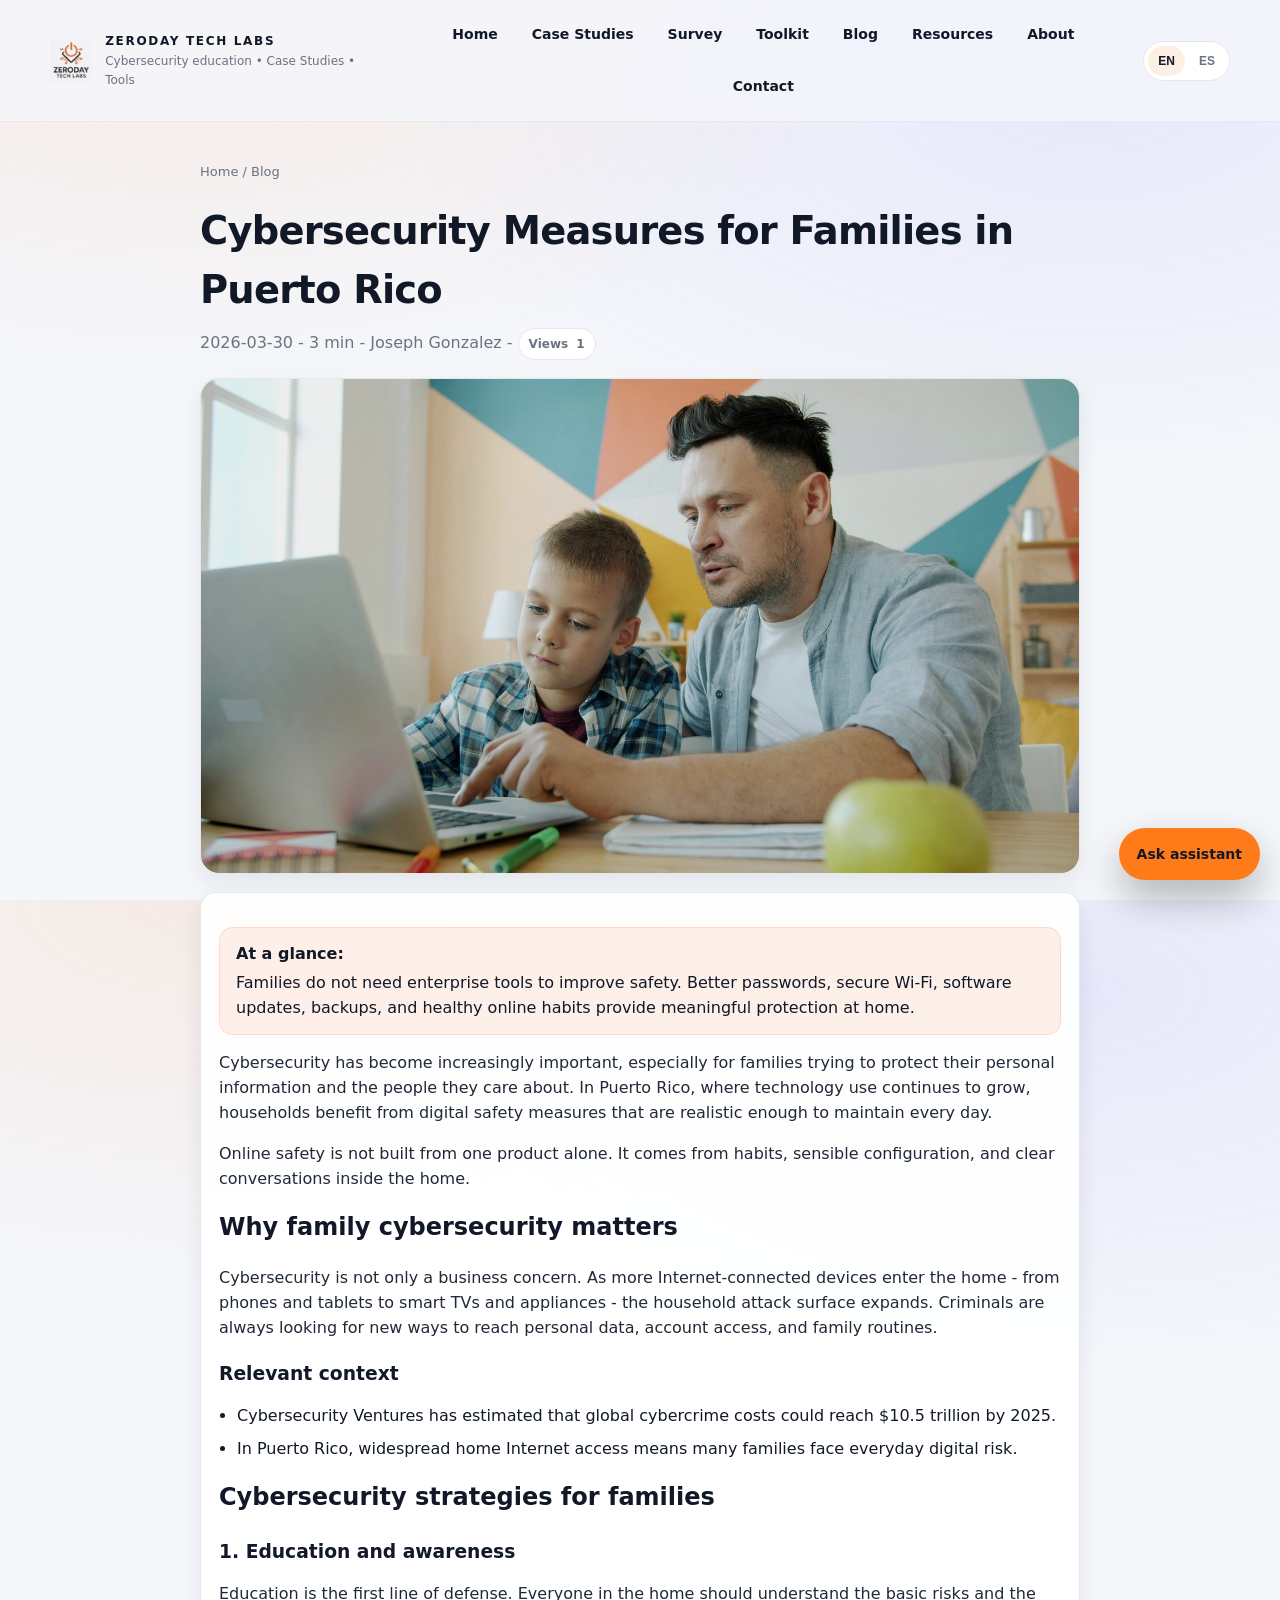
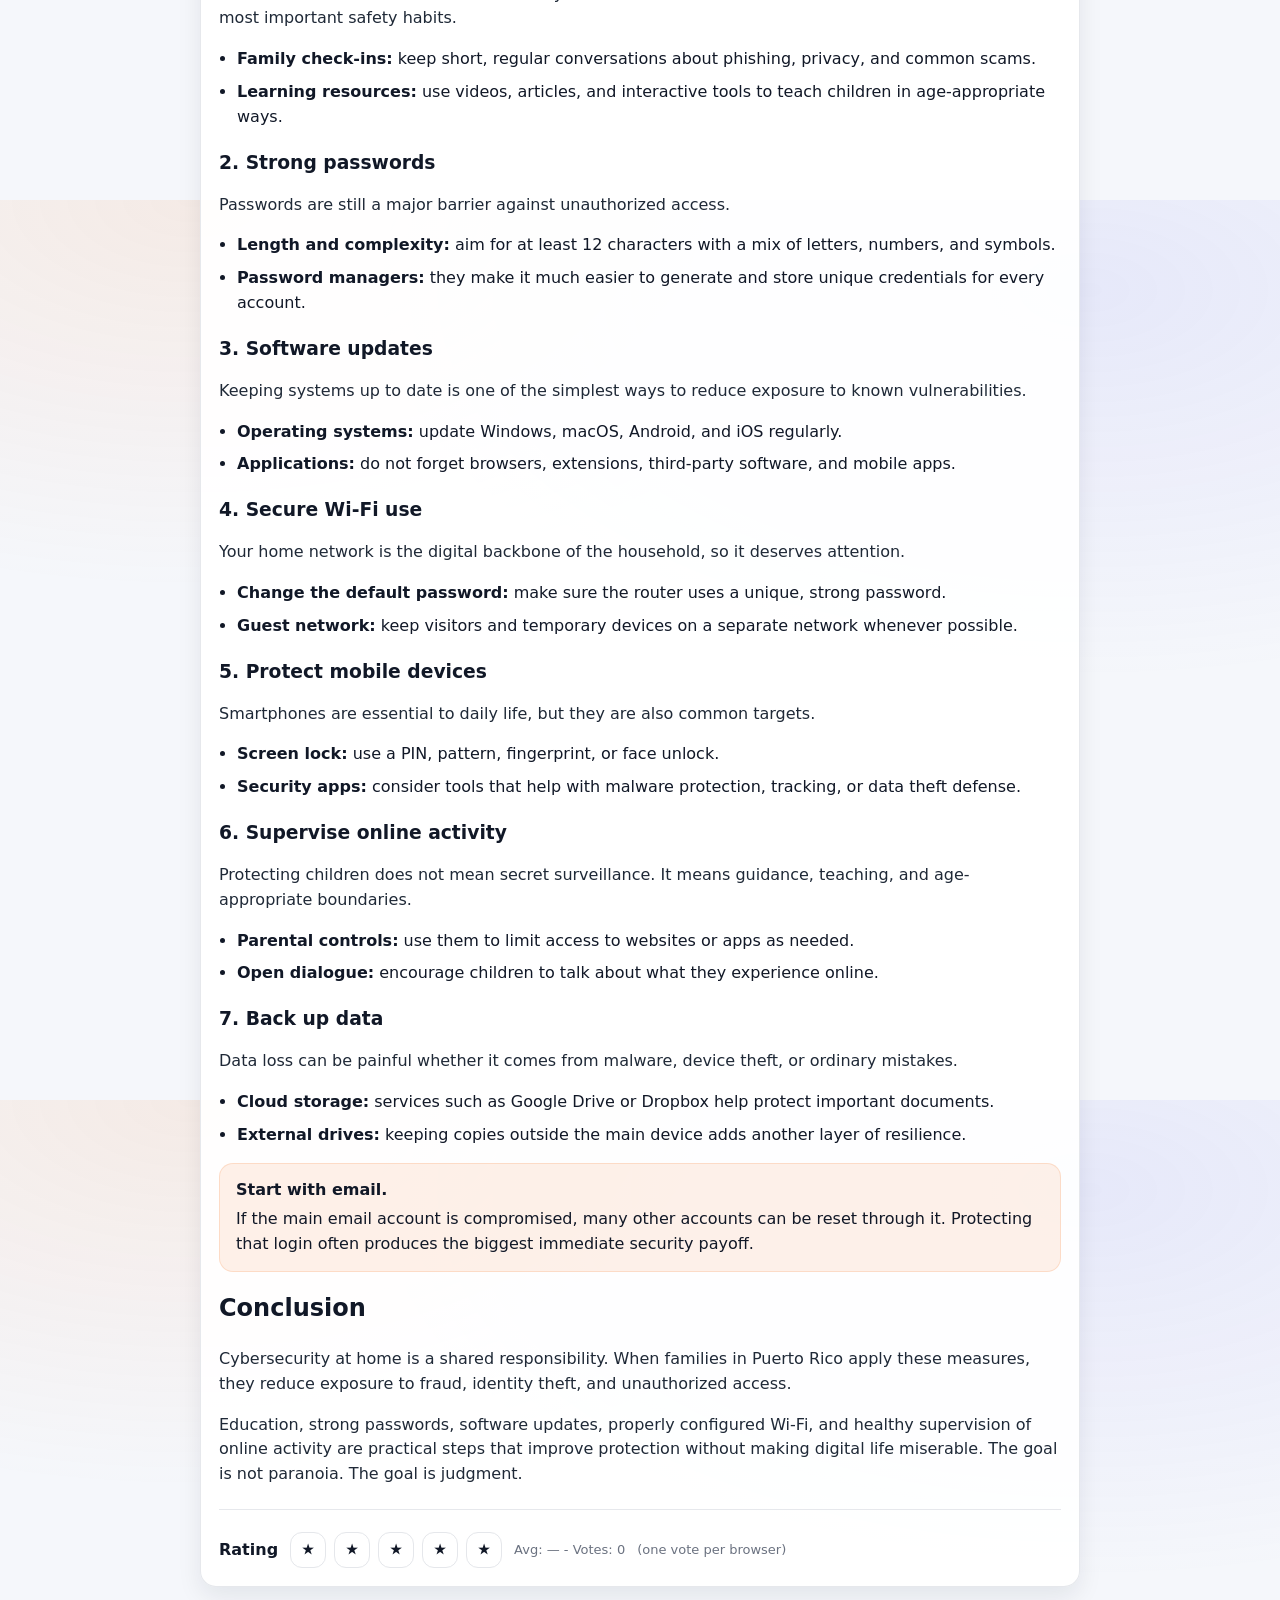
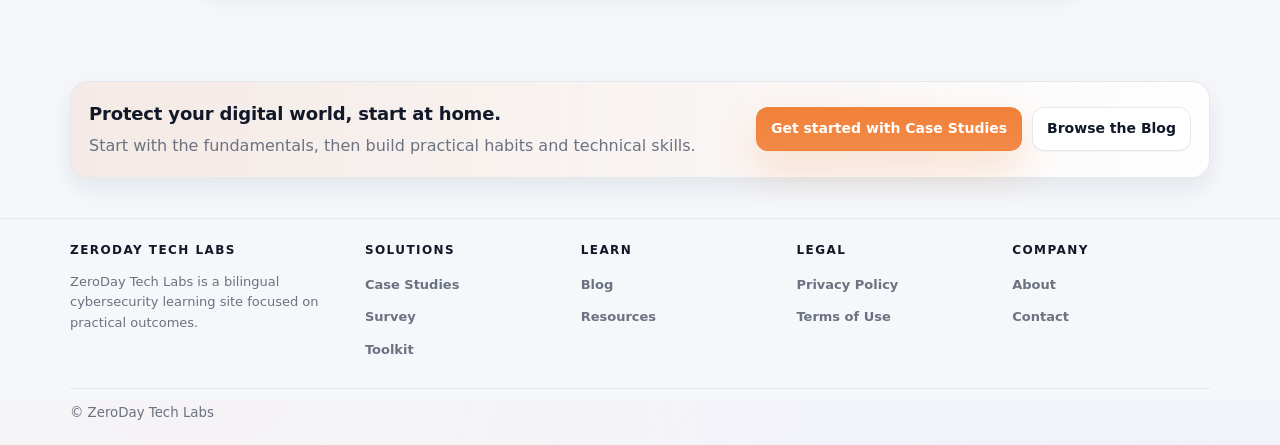
<file: blog/cybersecurity-families-pr.html>
<!DOCTYPE html>
<html lang="en">
<head>
<meta charset="utf-8"/>
<meta content="width=device-width, initial-scale=1" name="viewport"/>
<title>ZeroDay Tech Labs - Cybersecurity Measures for Families in Puerto Rico</title>
<link href="../assets/images/logo-mark.png" rel="icon"/>
<link href="../assets/css/styles.css" rel="stylesheet"/>
<script defer="" src="../assets/js/i18n.js"></script>
<script defer="" src="../assets/js/nav.js"></script>
</head>
<body data-post-slug="cybersecurity-families-pr">
<a class="skip-link" href="#main">Skip to content</a>

<header class="site-header">
<div class="container header-inner">
<a class="brand" href="../">
<img alt="ZeroDay Tech Labs logo" src="../assets/images/logo.png"/>
<div class="title">
<strong>ZERODAY TECH LABS</strong>
<span data-i18n="brand.tagline">Cybersecurity education - Case Studies - Tools</span>
</div>
</a>

<nav aria-label="Primary" class="nav nav-static">
<a data-i18n="nav.home" href="../">Home</a>
<a data-i18n="nav.labs" href="../labs/">Case Studies</a>
<a data-i18n="nav.survey" href="../survey/">Survey</a>
<a data-i18n="nav.toolkit" href="../toolkit/">Toolkit</a>
<a data-i18n="nav.blog" href="../blog/">Blog</a>
<a data-i18n="nav.resources" href="../resources/">Resources</a>
<a data-i18n="nav.about" href="../about/">About</a>
<a data-i18n="nav.contact" href="../contact/">Contact</a>
</nav>

<div class="header-controls">
<div aria-label="Language" class="lang-toggle">
<button aria-label="English" data-lang-btn="en" type="button">EN</button>
<button aria-label="Español" data-lang-btn="es" type="button">ES</button>
</div>
</div>
</div>
</header>

<main class="article" id="main">
<div class="container">
<div class="wrap">

<div class="breadcrumbs">
<a data-i18n="nav.home" href="../">Home</a> / <a data-i18n="nav.blog" href="../blog/">Blog</a>
</div>

<h1 data-lang="es">Medidas de Ciberseguridad para Familias en Puerto Rico</h1>
<h1 data-lang="en">Cybersecurity Measures for Families in Puerto Rico</h1>

<p class="sub">
<span>2026-03-30</span> - <span>3 min</span> - <span>Joseph Gonzalez</span> -
<span class="pill"><span style="font-weight:900;">Views</span> <span data-article-views="">-</span></span>
</p>

<div class="cover">
<img alt="Cybersecurity for families in Puerto Rico" src="../assets/images/cover-family-cyber.jpg" style="width:100%;display:block;border-radius:18px;"/>
</div>

<div class="prose">
<div class="callout" data-lang="en">
<strong>At a glance:</strong> Families do not need enterprise tools to improve safety. Better passwords, secure Wi-Fi, software updates, backups, and healthy online habits provide meaningful protection at home.
</div>

<div class="callout" data-lang="es">
<strong>En resumen:</strong> Las familias no necesitan herramientas empresariales para mejorar su seguridad. Mejores contraseñas, Wi-Fi seguro, actualizaciones, respaldos y buenos hábitos digitales ofrecen protección real en el hogar.
</div>

<div data-lang="es">
<p>La ciberseguridad es un tema que ha cobrado gran relevancia en los últimos años, especialmente para las familias que buscan proteger su información personal y la de sus seres queridos. En Puerto Rico, donde el uso de tecnología está en constante crecimiento, es fundamental adoptar medidas de seguridad digital que realmente puedan sostenerse en el día a día.</p>

<p>La seguridad en línea no depende de una sola herramienta. Depende de hábitos, configuraciones bien hechas y conversaciones claras dentro del hogar.</p>

<h2>La importancia de la ciberseguridad familiar</h2>
<p>La ciberseguridad no es solo una preocupación para las empresas. Con el aumento de dispositivos conectados a Internet - desde teléfonos y tablets hasta televisores y electrodomésticos inteligentes - la superficie de ataque del hogar se ha ampliado. Los cibercriminales buscan constantemente nuevas formas de acceder a datos personales, cuentas y rutinas familiares.</p>

<h3>Estadísticas relevantes</h3>
<ul>
<li>Según Cybersecurity Ventures, el costo global del crimen cibernético podría alcanzar los 10.5 billones de dólares para 2025.</li>
<li>En Puerto Rico, una gran parte de los hogares tiene acceso a Internet, por lo que muchas familias están expuestas a riesgos digitales cotidianos.</li>
</ul>

<h2>Estrategias de ciberseguridad para familias</h2>

<h3>1. Educación y conciencia</h3>
<p>La primera línea de defensa es la educación. Todos los miembros de la familia deben comprender los riesgos y las mejores prácticas básicas.</p>
<ul>
<li><strong>Charlas familiares:</strong> organiza conversaciones breves y frecuentes sobre phishing, privacidad y estafas comunes.</li>
<li><strong>Recursos educativos:</strong> usa videos, artículos y juegos interactivos para enseñar a los menores de forma apropiada a su edad.</li>
</ul>

<h3>2. Uso de contraseñas fuertes</h3>
<p>Las contraseñas siguen siendo una barrera importante contra el acceso no autorizado.</p>
<ul>
<li><strong>Longitud y complejidad:</strong> procura usar al menos 12 caracteres con mezcla de letras, números y símbolos.</li>
<li><strong>Gestores de contraseñas:</strong> ayudan a generar y guardar credenciales únicas para cada cuenta.</li>
</ul>

<h3>3. Actualizaciones de software</h3>
<p>Mantener los sistemas actualizados es clave para reducir exposición a vulnerabilidades conocidas.</p>
<ul>
<li><strong>Sistemas operativos:</strong> actualiza con regularidad Windows, macOS, Android e iOS.</li>
<li><strong>Aplicaciones:</strong> no olvides programas de terceros, navegadores, extensiones y apps móviles.</li>
</ul>

<h3>4. Uso de redes Wi-Fi seguras</h3>
<p>La red doméstica es la columna vertebral digital del hogar. Vale la pena dedicarle atención.</p>
<ul>
<li><strong>Cambia la contraseña predeterminada:</strong> asegúrate de que el router tenga una clave única y fuerte.</li>
<li><strong>Red de invitados:</strong> configura una red separada para visitantes y dispositivos temporales.</li>
</ul>

<h3>5. Protección de dispositivos móviles</h3>
<p>Los teléfonos inteligentes son parte esencial de la vida diaria, pero también son objetivos frecuentes.</p>
<ul>
<li><strong>Bloqueo de pantalla:</strong> usa PIN, patrón, huella o reconocimiento facial.</li>
<li><strong>Aplicaciones de seguridad:</strong> considera herramientas que ayuden con protección contra malware, rastreo o robo de datos.</li>
</ul>

<h3>6. Supervisión de actividades en línea</h3>
<p>Proteger a menores no significa vigilar en secreto; significa acompañar, enseñar y poner límites razonables.</p>
<ul>
<li><strong>Controles parentales:</strong> utilízalos para limitar acceso a sitios o aplicaciones según edad.</li>
<li><strong>Diálogo abierto:</strong> fomenta que tus hijos hablen sobre lo que ven y viven en línea.</li>
</ul>

<h3>7. Respaldo de datos</h3>
<p>La pérdida de información puede ser devastadora, ya sea por malware, errores humanos o robo de dispositivos.</p>
<ul>
<li><strong>Almacenamiento en la nube:</strong> servicios como Google Drive o Dropbox ayudan a proteger documentos importantes.</li>
<li><strong>Discos externos:</strong> mantener copias fuera del dispositivo principal añade una capa útil de resiliencia.</li>
</ul>

<div class="callout"><strong>Empieza por el correo electrónico.</strong> Si la cuenta principal de email se compromete, muchas otras cuentas pueden ser restablecidas por un tercero. Proteger ese acceso suele tener el mayor retorno inmediato.</div>

<h2>Conclusión</h2>
<p>La ciberseguridad en el hogar es una responsabilidad compartida. Al implementar estas medidas, las familias en Puerto Rico pueden reducir exposición a fraudes, robo de identidad y accesos no autorizados.</p>

<p>La educación, las contraseñas fuertes, las actualizaciones de software, un Wi-Fi bien configurado y la supervisión saludable de la actividad en línea son pasos prácticos que elevan la protección sin volver la vida digital insoportable. La meta no es vivir con paranoia: es vivir con criterio.</p>
</div>

<div data-lang="en">
<p>Cybersecurity has become increasingly important, especially for families trying to protect their personal information and the people they care about. In Puerto Rico, where technology use continues to grow, households benefit from digital safety measures that are realistic enough to maintain every day.</p>

<p>Online safety is not built from one product alone. It comes from habits, sensible configuration, and clear conversations inside the home.</p>

<h2>Why family cybersecurity matters</h2>
<p>Cybersecurity is not only a business concern. As more Internet-connected devices enter the home - from phones and tablets to smart TVs and appliances - the household attack surface expands. Criminals are always looking for new ways to reach personal data, account access, and family routines.</p>

<h3>Relevant context</h3>
<ul>
<li>Cybersecurity Ventures has estimated that global cybercrime costs could reach $10.5 trillion by 2025.</li>
<li>In Puerto Rico, widespread home Internet access means many families face everyday digital risk.</li>
</ul>

<h2>Cybersecurity strategies for families</h2>

<h3>1. Education and awareness</h3>
<p>Education is the first line of defense. Everyone in the home should understand the basic risks and the most important safety habits.</p>
<ul>
<li><strong>Family check-ins:</strong> keep short, regular conversations about phishing, privacy, and common scams.</li>
<li><strong>Learning resources:</strong> use videos, articles, and interactive tools to teach children in age-appropriate ways.</li>
</ul>

<h3>2. Strong passwords</h3>
<p>Passwords are still a major barrier against unauthorized access.</p>
<ul>
<li><strong>Length and complexity:</strong> aim for at least 12 characters with a mix of letters, numbers, and symbols.</li>
<li><strong>Password managers:</strong> they make it much easier to generate and store unique credentials for every account.</li>
</ul>

<h3>3. Software updates</h3>
<p>Keeping systems up to date is one of the simplest ways to reduce exposure to known vulnerabilities.</p>
<ul>
<li><strong>Operating systems:</strong> update Windows, macOS, Android, and iOS regularly.</li>
<li><strong>Applications:</strong> do not forget browsers, extensions, third-party software, and mobile apps.</li>
</ul>

<h3>4. Secure Wi-Fi use</h3>
<p>Your home network is the digital backbone of the household, so it deserves attention.</p>
<ul>
<li><strong>Change the default password:</strong> make sure the router uses a unique, strong password.</li>
<li><strong>Guest network:</strong> keep visitors and temporary devices on a separate network whenever possible.</li>
</ul>

<h3>5. Protect mobile devices</h3>
<p>Smartphones are essential to daily life, but they are also common targets.</p>
<ul>
<li><strong>Screen lock:</strong> use a PIN, pattern, fingerprint, or face unlock.</li>
<li><strong>Security apps:</strong> consider tools that help with malware protection, tracking, or data theft defense.</li>
</ul>

<h3>6. Supervise online activity</h3>
<p>Protecting children does not mean secret surveillance. It means guidance, teaching, and age-appropriate boundaries.</p>
<ul>
<li><strong>Parental controls:</strong> use them to limit access to websites or apps as needed.</li>
<li><strong>Open dialogue:</strong> encourage children to talk about what they experience online.</li>
</ul>

<h3>7. Back up data</h3>
<p>Data loss can be painful whether it comes from malware, device theft, or ordinary mistakes.</p>
<ul>
<li><strong>Cloud storage:</strong> services such as Google Drive or Dropbox help protect important documents.</li>
<li><strong>External drives:</strong> keeping copies outside the main device adds another layer of resilience.</li>
</ul>

<div class="callout"><strong>Start with email.</strong> If the main email account is compromised, many other accounts can be reset through it. Protecting that login often produces the biggest immediate security payoff.</div>

<h2>Conclusion</h2>
<p>Cybersecurity at home is a shared responsibility. When families in Puerto Rico apply these measures, they reduce exposure to fraud, identity theft, and unauthorized access.</p>

<p>Education, strong passwords, software updates, properly configured Wi-Fi, and healthy supervision of online activity are practical steps that improve protection without making digital life miserable. The goal is not paranoia. The goal is judgment.</p>
</div>

<div class="divider"></div>

<div class="rating" data-rating="">
<strong>Rating</strong>
<div aria-label="Rate this article" class="stars">
<button aria-label="1 star" class="star" type="button">★</button>
<button aria-label="2 stars" class="star" type="button">★</button>
<button aria-label="3 stars" class="star" type="button">★</button>
<button aria-label="4 stars" class="star" type="button">★</button>
<button aria-label="5 stars" class="star" type="button">★</button>
</div>
<span class="note">Avg: <span data-rating-avg="">-</span> - Votes: <span data-rating-votes="">0</span></span>
<span class="note">(one vote per browser)</span>
</div>

</div>
</div>
</div>
</main>

<section class="cta-band">
<div class="container">
<div class="cta-inner">
<div>
<h3 data-i18n="cta.title">Protect your digital world, start at home.</h3>
<p data-i18n="cta.subtitle">Start with the fundamentals, then build practical habits and technical skills.</p>
</div>
<div class="cta-actions">
<a class="btn primary" data-i18n="cta.primary" href="../labs/">Get started with Case Studies</a>
<a class="btn" data-i18n="cta.secondary" href="../blog/">Browse the Blog</a>
</div>
</div>
</div>
</section>

<footer class="footer">
<div class="container">
<div class="footer-top">
<div>
<h4>ZeroDay Tech Labs</h4>
<p class="note" data-i18n="footer.blurb">ZeroDay Tech Labs is a bilingual cybersecurity learning site focused on practical outcomes.</p>
</div>
<div>
<h4 data-i18n="footer.solutions">Solutions</h4>
<a data-i18n="nav.labs" href="../labs/">Case Studies</a>
<a data-i18n="nav.survey" href="../survey/">Survey</a>
<a data-i18n="nav.toolkit" href="../toolkit/">Toolkit</a>
</div>
<div>
<h4 data-i18n="footer.learn">Learn</h4>
<a data-i18n="nav.blog" href="../blog/">Blog</a>
<a data-i18n="nav.resources" href="../resources/">Resources</a>
</div>
<div>
<h4 data-i18n="footer.legal">Legal</h4>
<a data-i18n="footer.privacy" href="../legal/privacy.html">Privacy Policy</a>
<a data-i18n="footer.terms" href="../legal/terms.html">Terms of Use</a>
</div>
<div>
<h4 data-lang="en">Company</h4>
<h4 data-lang="es">Organización</h4>
<a data-i18n="nav.about" href="../about/">About</a>
<a data-i18n="nav.contact" href="../contact/">Contact</a>
</div>
</div>
<div class="footer-bottom">
<small data-i18n="footer.copy">© ZeroDay Tech Labs</small>
</div>
</div>
</footer>

<script src="../assets/js/posts.js"></script>
<script src="../assets/js/analytics.js"></script>
<script src="../assets/js/chat-config.js"></script>
<script src="../assets/js/chat-widget.js"></script>
</body>
</html>
</file>
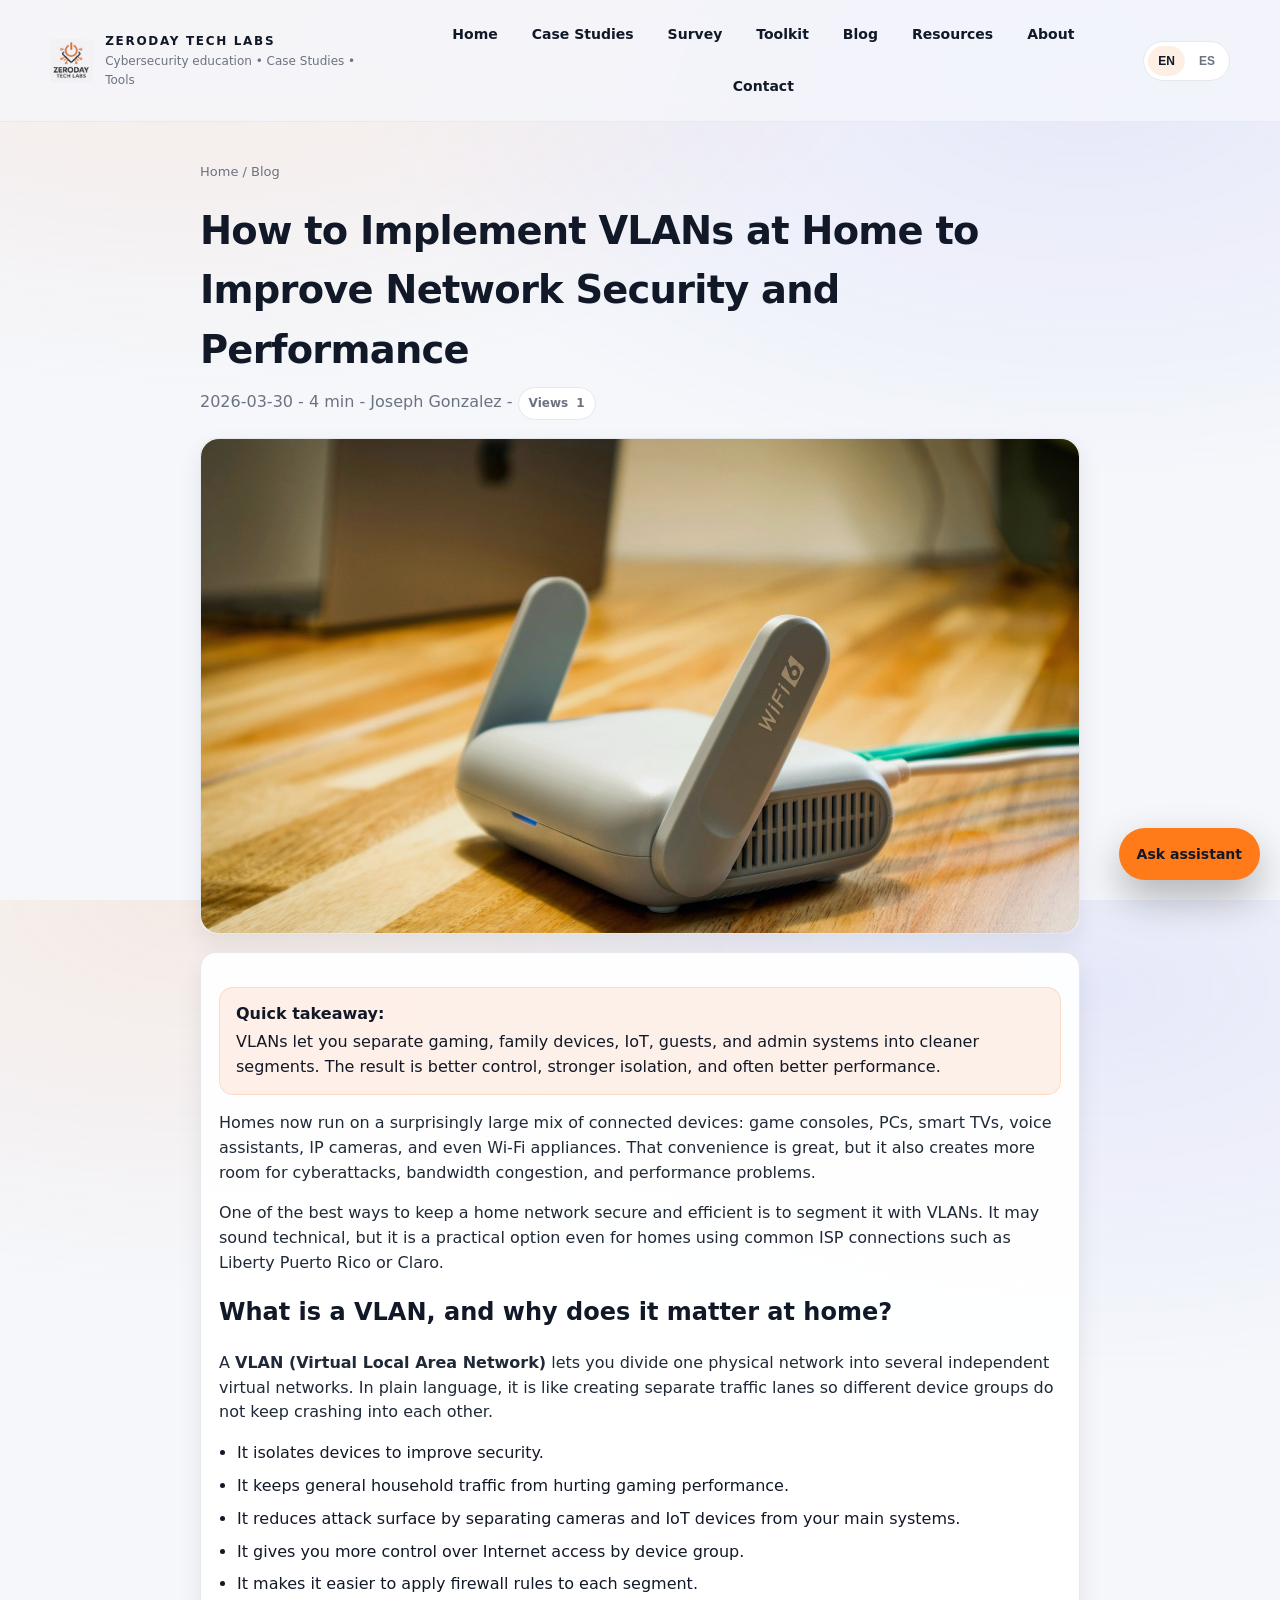
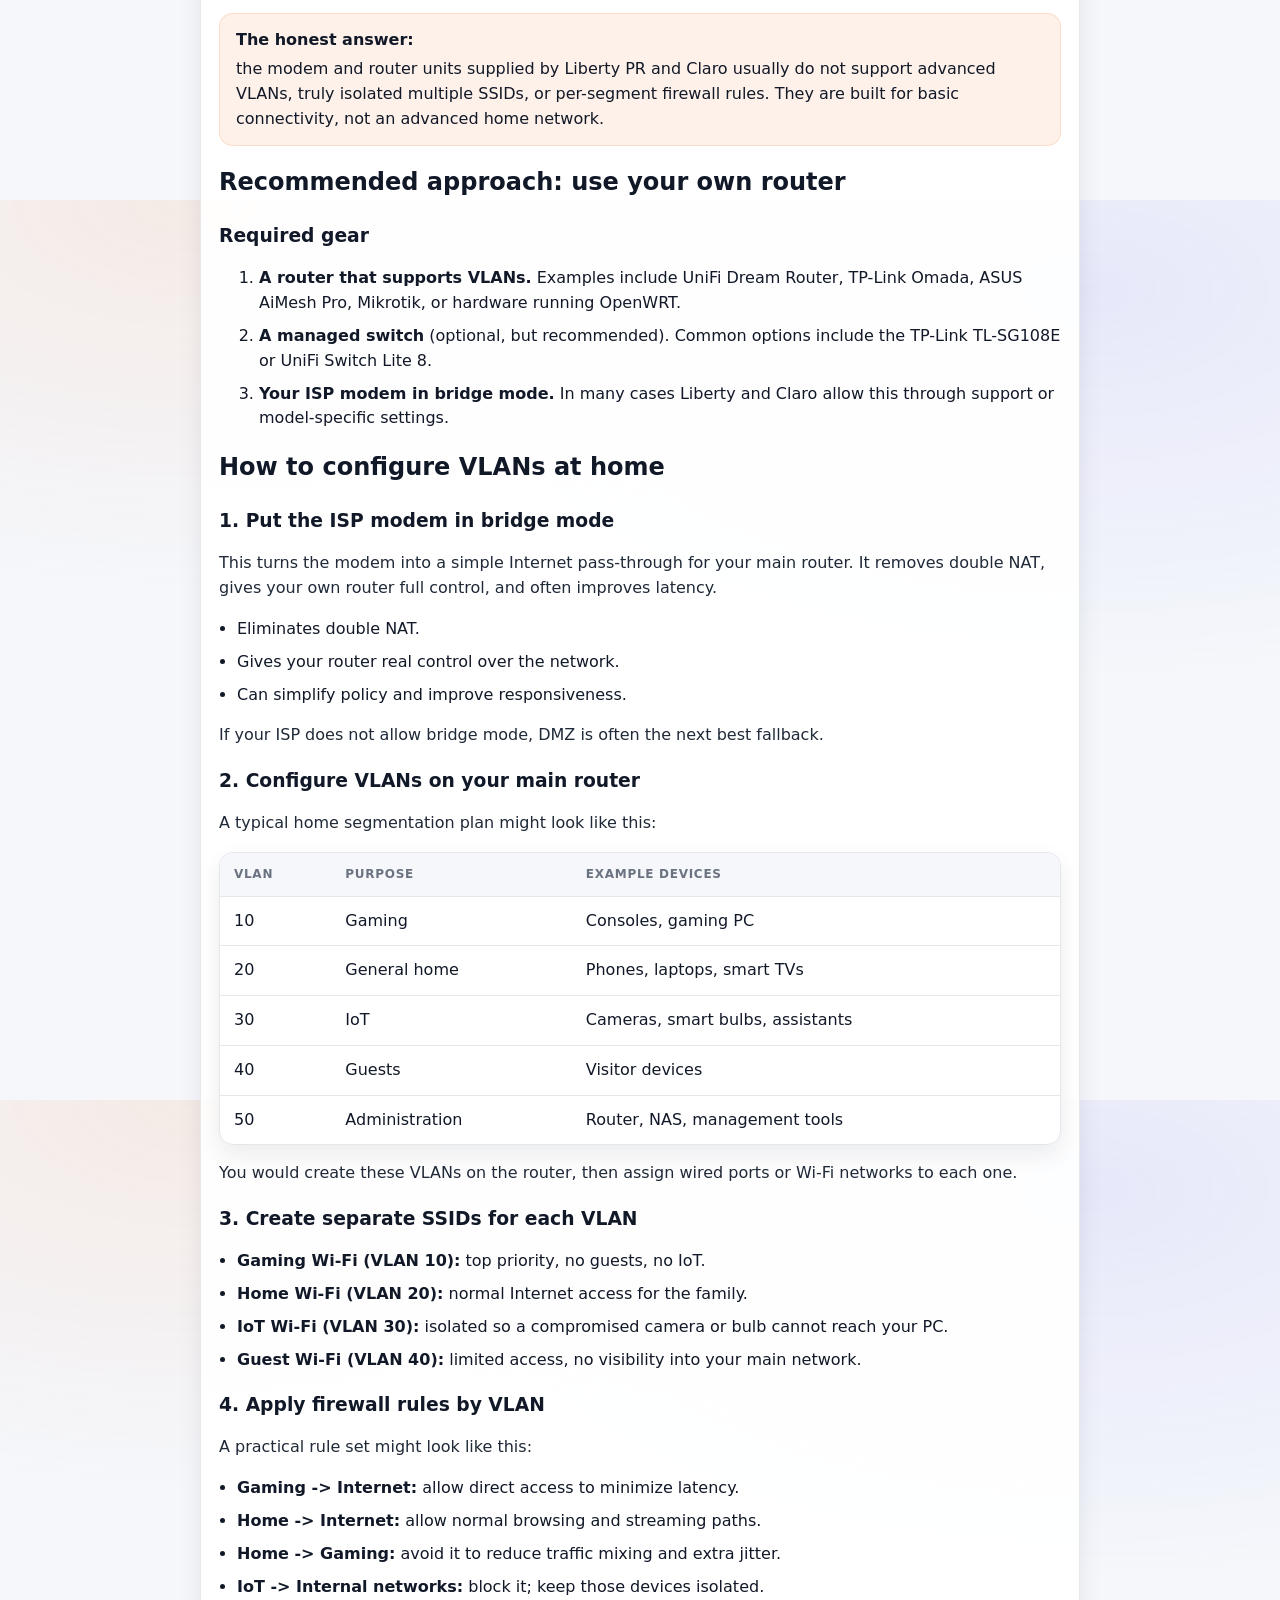
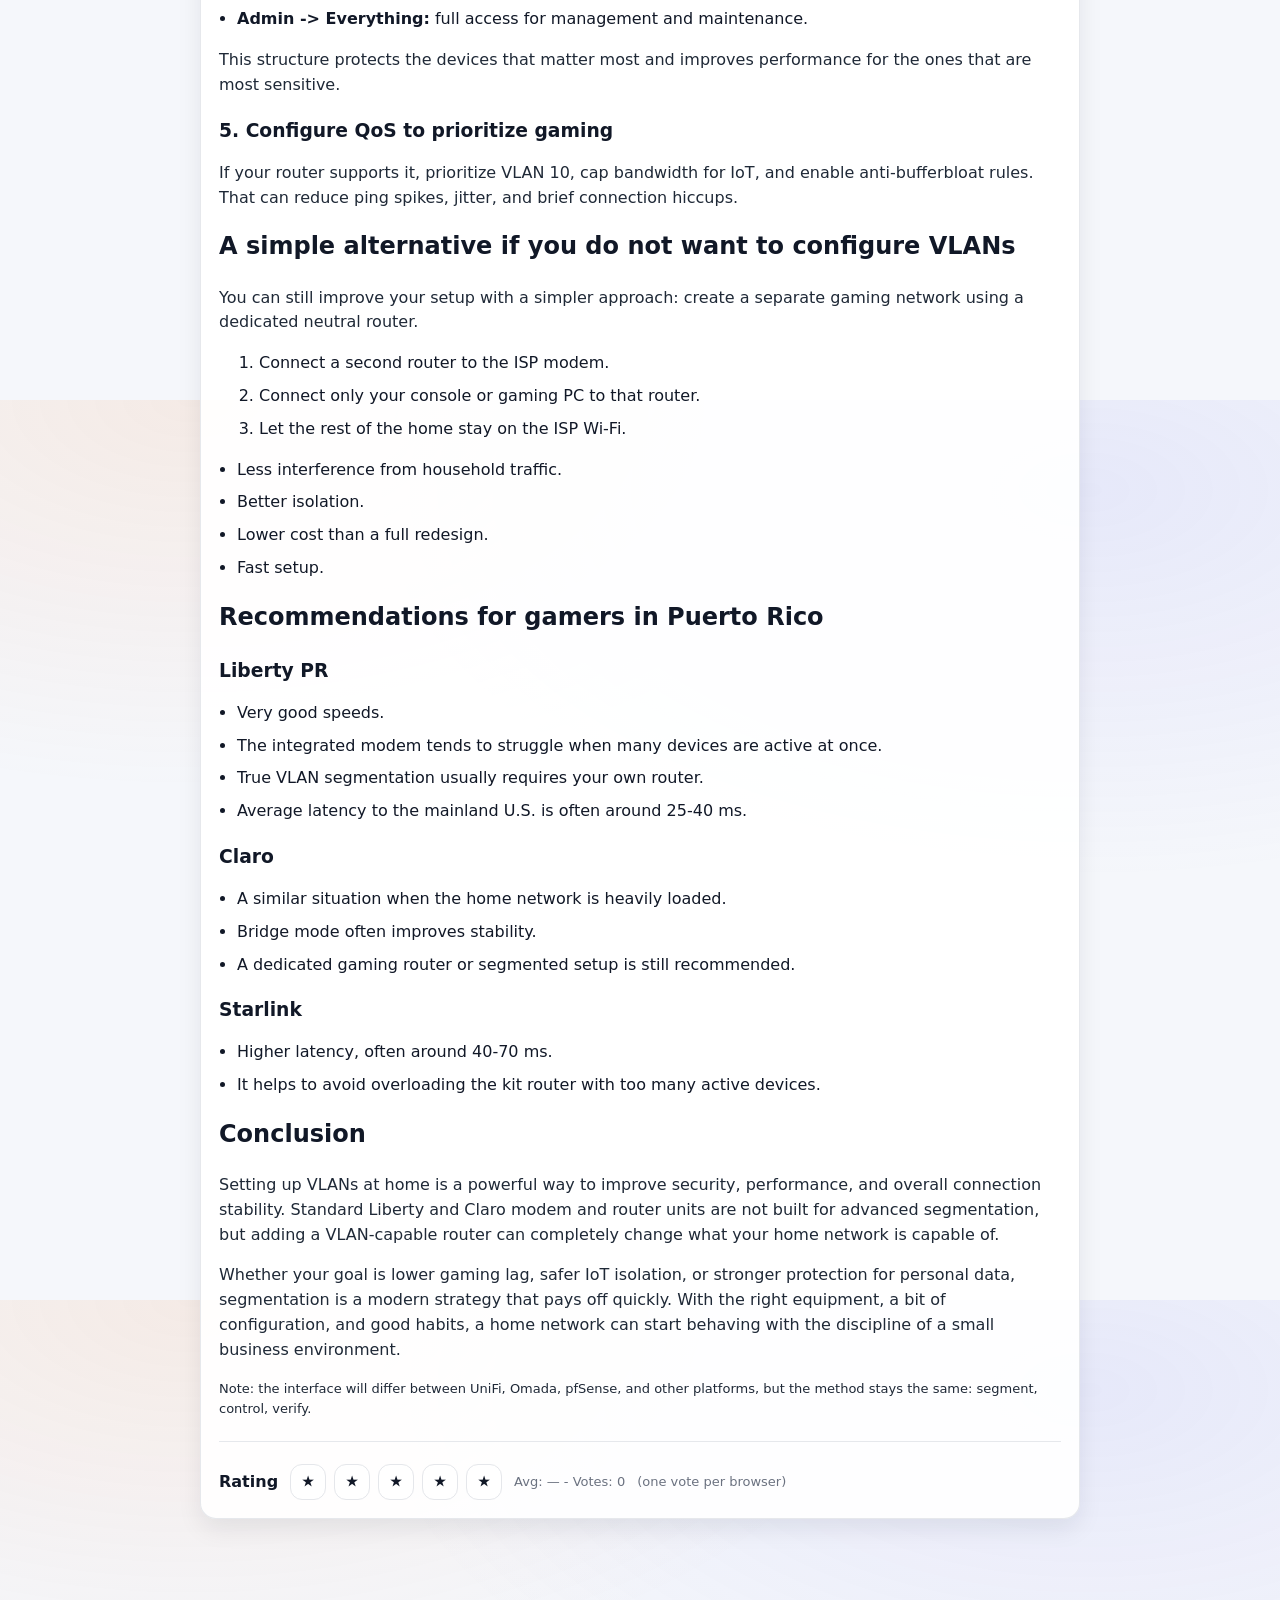
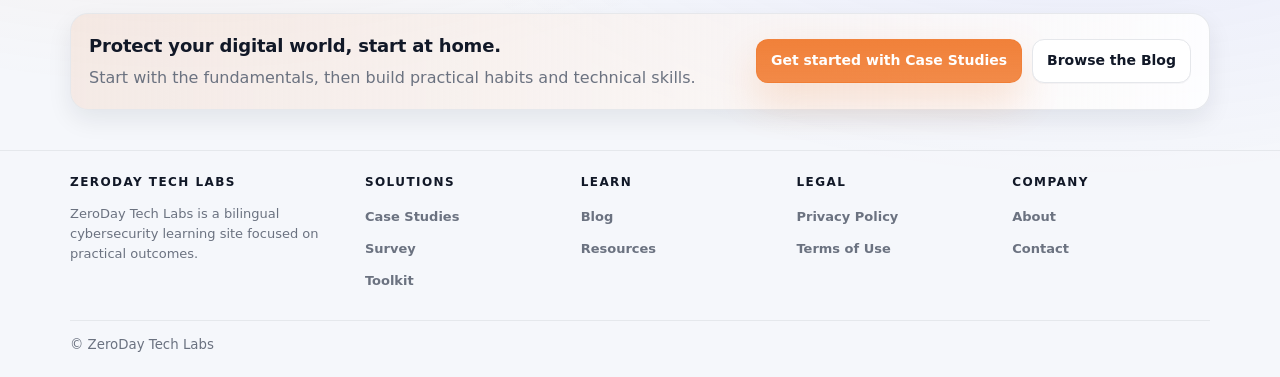
<file: blog/vlans-home-network.html>
<!DOCTYPE html>
<html lang="en">
<head>
<meta charset="utf-8"/>
<meta content="width=device-width, initial-scale=1" name="viewport"/>
<title>ZeroDay Tech Labs - How to Implement VLANs at Home to Improve Network Security and Performance</title>
<link href="../assets/images/logo-mark.png" rel="icon"/>
<link href="../assets/css/styles.css" rel="stylesheet"/>
<script defer="" src="../assets/js/i18n.js"></script>
<script defer="" src="../assets/js/nav.js"></script>
</head>
<body data-post-slug="vlans-home-network">
<a class="skip-link" href="#main">Skip to content</a>

<header class="site-header">
<div class="container header-inner">
<a class="brand" href="../">
<img alt="ZeroDay Tech Labs logo" src="../assets/images/logo.png"/>
<div class="title">
<strong>ZERODAY TECH LABS</strong>
<span data-i18n="brand.tagline">Cybersecurity education - Case Studies - Tools</span>
</div>
</a>

<nav aria-label="Primary" class="nav nav-static">
<a data-i18n="nav.home" href="../">Home</a>
<a data-i18n="nav.labs" href="../labs/">Case Studies</a>
<a data-i18n="nav.survey" href="../survey/">Survey</a>
<a data-i18n="nav.toolkit" href="../toolkit/">Toolkit</a>
<a data-i18n="nav.blog" href="../blog/">Blog</a>
<a data-i18n="nav.resources" href="../resources/">Resources</a>
<a data-i18n="nav.about" href="../about/">About</a>
<a data-i18n="nav.contact" href="../contact/">Contact</a>
</nav>

<div class="header-controls">
<div aria-label="Language" class="lang-toggle">
<button aria-label="English" data-lang-btn="en" type="button">EN</button>
<button aria-label="Español" data-lang-btn="es" type="button">ES</button>
</div>
</div>
</div>
</header>

<main class="article" id="main">
<div class="container">
<div class="wrap">

<div class="breadcrumbs">
<a data-i18n="nav.home" href="../">Home</a> / <a data-i18n="nav.blog" href="../blog/">Blog</a>
</div>

<h1 data-lang="es">Cómo Implementar VLANs en el Hogar para Mejorar la Seguridad y el Rendimiento de la Red</h1>
<h1 data-lang="en">How to Implement VLANs at Home to Improve Network Security and Performance</h1>

<p class="sub">
<span>2026-03-30</span> - <span>4 min</span> - <span>Joseph Gonzalez</span> -
<span class="pill"><span style="font-weight:900;">Views</span> <span data-article-views="">-</span></span>
</p>

<div class="cover">
<img alt="Home network VLAN guide" src="../assets/images/cover-vlans-home.jpg" style="width:100%;display:block;border-radius:18px;"/>
</div>

<div class="prose">
<div class="callout" data-lang="en">
<strong>Quick takeaway:</strong> VLANs let you separate gaming, family devices, IoT, guests, and admin systems into cleaner segments. The result is better control, stronger isolation, and often better performance.
</div>

<div class="callout" data-lang="es">
<strong>Idea principal:</strong> Las VLANs permiten separar gaming, dispositivos del hogar, IoT, invitados y administración en segmentos más limpios. El resultado es mayor control, mejor aislamiento y, muchas veces, mejor rendimiento.
</div>

<div data-lang="es">
<p>En la actualidad, los hogares cuentan con múltiples dispositivos conectados: consolas de videojuegos, PCs, televisores inteligentes, asistentes virtuales, cámaras IP y hasta refrigeradores con Wi-Fi. Esta explosión tecnológica ofrece comodidad, pero también crea un terreno fértil para ciberataques, saturación del ancho de banda y problemas de rendimiento.</p>

<p>Una de las mejores estrategias para mantener una red doméstica segura y eficiente es la segmentación mediante VLANs. Aunque suene técnico, es una solución accesible incluso para hogares con conexiones de ISP comunes como Liberty Puerto Rico o Claro.</p>

<h2>¿Qué es una VLAN y por qué importa en el hogar?</h2>
<p>Una VLAN (<strong>Virtual Local Area Network</strong>) permite dividir una red física en varias redes virtuales independientes. En términos sencillos, es como tener varios carriles dentro de tu red para que cada tipo de dispositivo fluya sin chocar con los demás.</p>

<ul>
<li>Aísla dispositivos para mejorar la seguridad.</li>
<li>Evita que el tráfico del resto de la casa afecte tu conexión de gaming.</li>
<li>Reduce la superficie de ataque; por ejemplo, dejando cámaras IP o dispositivos IoT lejos de tus equipos principales.</li>
<li>Permite controlar el acceso a Internet de cada grupo de dispositivos.</li>
<li>Facilita aplicar reglas de firewall específicas por segmento.</li>
</ul>

<div class="callout"><strong>La respuesta honesta:</strong> los módems y routers que proveen Liberty PR y Claro no suelen permitir VLANs avanzadas, múltiples SSID con aislamiento real ni reglas por segmento. Están diseñados para lo básico, no para una red doméstica avanzada.</div>

<h2>Solución recomendada: usa tu propio router</h2>

<h3>Equipo necesario</h3>
<ol>
<li><strong>Un router que soporte VLANs.</strong> Ejemplos: UniFi Dream Router, TP-Link Omada, ASUS AiMesh Pro, Mikrotik o equipos con firmware OpenWRT.</li>
<li><strong>Un switch administrable</strong> (opcional, pero recomendado). Opciones frecuentes: TP-Link TL-SG108E o UniFi Switch Lite 8.</li>
<li><strong>El módem del ISP en modo bridge.</strong> En muchos casos Liberty y Claro lo permiten llamando a servicio al cliente o activándolo según el modelo.</li>
</ol>

<h2>Guía para configurar VLANs en el hogar</h2>

<h3>1. Coloca el módem del ISP en modo bridge</h3>
<p>Esto convierte al módem en un simple pasador de Internet hacia tu router principal. Así eliminas doble NAT, tu router obtiene control completo y la latencia suele mejorar.</p>
<ul>
<li>Elimina doble NAT.</li>
<li>Le da a tu router el control real de la red.</li>
<li>Puede reducir latencia y simplificar reglas.</li>
</ul>

<p>Si tu ISP no permite <em>bridge mode</em>, una alternativa razonable es usar DMZ.</p>

<h3>2. Configura tu router principal con VLANs</h3>
<p>Una segmentación doméstica típica puede verse así:</p>

<div class="table-wrap">
<table>
<thead>
<tr>
<th>VLAN</th>
<th>Propósito</th>
<th>Ejemplos de dispositivos</th>
</tr>
</thead>
<tbody>
<tr><td>10</td><td>Gaming</td><td>Consolas, PC gamer</td></tr>
<tr><td>20</td><td>Hogar general</td><td>Teléfonos, laptops, Smart TVs</td></tr>
<tr><td>30</td><td>IoT</td><td>Cámaras, bombillas inteligentes, asistentes</td></tr>
<tr><td>40</td><td>Invitados</td><td>Dispositivos de visitas</td></tr>
<tr><td>50</td><td>Administración</td><td>Router, NAS, paneles de control</td></tr>
</tbody>
</table>
</div>

<p>En tu router crearás estas VLANs y luego asignarás puertos físicos o redes Wi-Fi a cada una.</p>

<h3>3. Configura SSID separados para cada VLAN</h3>
<ul>
<li><strong>Wi-Fi Gaming (VLAN 10):</strong> máxima prioridad, sin invitados ni IoT.</li>
<li><strong>Wi-Fi Casa (VLAN 20):</strong> acceso normal para la familia.</li>
<li><strong>Wi-Fi IoT (VLAN 30):</strong> aislado del resto para que una cámara o bombilla comprometida no llegue a tu PC.</li>
<li><strong>Wi-Fi Invitados (VLAN 40):</strong> limitado, sin acceso a tu red principal.</li>
</ul>

<h3>4. Aplica reglas de firewall por VLAN</h3>
<p>Un ejemplo práctico de reglas sería:</p>
<ul>
<li><strong>Gaming -> Internet:</strong> permitir conexión directa para minimizar latencia.</li>
<li><strong>Hogar -> Internet:</strong> rutas normales para navegación y streaming.</li>
<li><strong>Hogar -> Gaming:</strong> evitarlo para no mezclar tráfico ni añadir jitter innecesario.</li>
<li><strong>IoT -> Redes internas:</strong> bloquear; estos dispositivos deben mantenerse aislados.</li>
<li><strong>Admin -> Todo:</strong> acceso completo para gestión y mantenimiento.</li>
</ul>

<p>Esta separación protege los equipos importantes y mejora el rendimiento de los más sensibles.</p>

<h3>5. Configura QoS para priorizar gaming</h3>
<p>Si tu router lo permite, prioriza la VLAN 10, limita ancho de banda a IoT y habilita reglas anti-bufferbloat. Eso ayuda a reducir ping, jitter y microcortes.</p>

<h2>Alternativa simple si no quieres configurar VLANs</h2>
<p>Si no quieres añadir un router avanzado, todavía puedes mejorar bastante la experiencia con una solución más sencilla: crear una red separada con un router neutro dedicado al gaming.</p>

<ol>
<li>Conecta un router adicional al módem del ISP.</li>
<li>En ese router conecta únicamente tu consola o PC gaming.</li>
<li>Deja que el resto de la casa use el Wi-Fi del ISP.</li>
</ol>

<ul>
<li>Menos interferencias del tráfico familiar.</li>
<li>Red más aislada.</li>
<li>Costo relativamente bajo.</li>
<li>Instalación rápida.</li>
</ul>

<h2>Recomendaciones para gamers en Puerto Rico</h2>

<h3>Liberty PR</h3>
<ul>
<li>Muy buena velocidad.</li>
<li>El módem integrado puede saturarse cuando hay muchos dispositivos conectados.</li>
<li>Para VLANs reales, normalmente necesitarás usar un router propio.</li>
<li>La latencia promedio hacia Estados Unidos suele rondar 25-40 ms.</li>
</ul>

<h3>Claro</h3>
<ul>
<li>Escenario parecido al de Liberty cuando la red doméstica tiene mucha carga.</li>
<li>Suele mejorar su estabilidad si configuras el modo bridge.</li>
<li>También es recomendable usar un router dedicado para gaming o redes segmentadas.</li>
</ul>

<h3>Starlink</h3>
<ul>
<li>Latencia más alta, típicamente entre 40-70 ms.</li>
<li>Conviene evitar demasiados equipos conectados al router del kit para prevenir saturación.</li>
</ul>

<h2>Conclusión</h2>
<p>La creación de VLANs en el hogar es una herramienta poderosa para mejorar la seguridad, el rendimiento y la estabilidad de la conexión. Aunque los módems estándar de Liberty y Claro no permiten configuraciones avanzadas, basta con añadir un router que soporte VLANs para transformar tu red doméstica en una arquitectura más profesional y protegida.</p>

<p>Ya sea para reducir el lag en juegos, aislar dispositivos IoT o proteger datos personales, la segmentación es una estrategia moderna que mejora significativamente la seguridad del hogar digital. Con el equipo adecuado, un poco de configuración y buenas prácticas, cualquier hogar puede acercarse a un nivel de orden que normalmente asociamos con una pequeña empresa.</p>

<p class="note">Nota: La interfaz varía entre UniFi, Omada, pfSense u otros fabricantes, pero el enfoque sigue siendo el mismo: segmentar, controlar y verificar.</p>
</div>

<div data-lang="en">
<p>Homes now run on a surprisingly large mix of connected devices: game consoles, PCs, smart TVs, voice assistants, IP cameras, and even Wi-Fi appliances. That convenience is great, but it also creates more room for cyberattacks, bandwidth congestion, and performance problems.</p>

<p>One of the best ways to keep a home network secure and efficient is to segment it with VLANs. It may sound technical, but it is a practical option even for homes using common ISP connections such as Liberty Puerto Rico or Claro.</p>

<h2>What is a VLAN, and why does it matter at home?</h2>
<p>A <strong>VLAN (Virtual Local Area Network)</strong> lets you divide one physical network into several independent virtual networks. In plain language, it is like creating separate traffic lanes so different device groups do not keep crashing into each other.</p>

<ul>
<li>It isolates devices to improve security.</li>
<li>It keeps general household traffic from hurting gaming performance.</li>
<li>It reduces attack surface by separating cameras and IoT devices from your main systems.</li>
<li>It gives you more control over Internet access by device group.</li>
<li>It makes it easier to apply firewall rules to each segment.</li>
</ul>

<div class="callout"><strong>The honest answer:</strong> the modem and router units supplied by Liberty PR and Claro usually do not support advanced VLANs, truly isolated multiple SSIDs, or per-segment firewall rules. They are built for basic connectivity, not an advanced home network.</div>

<h2>Recommended approach: use your own router</h2>

<h3>Required gear</h3>
<ol>
<li><strong>A router that supports VLANs.</strong> Examples include UniFi Dream Router, TP-Link Omada, ASUS AiMesh Pro, Mikrotik, or hardware running OpenWRT.</li>
<li><strong>A managed switch</strong> (optional, but recommended). Common options include the TP-Link TL-SG108E or UniFi Switch Lite 8.</li>
<li><strong>Your ISP modem in bridge mode.</strong> In many cases Liberty and Claro allow this through support or model-specific settings.</li>
</ol>

<h2>How to configure VLANs at home</h2>

<h3>1. Put the ISP modem in bridge mode</h3>
<p>This turns the modem into a simple Internet pass-through for your main router. It removes double NAT, gives your own router full control, and often improves latency.</p>
<ul>
<li>Eliminates double NAT.</li>
<li>Gives your router real control over the network.</li>
<li>Can simplify policy and improve responsiveness.</li>
</ul>

<p>If your ISP does not allow bridge mode, DMZ is often the next best fallback.</p>

<h3>2. Configure VLANs on your main router</h3>
<p>A typical home segmentation plan might look like this:</p>

<div class="table-wrap">
<table>
<thead>
<tr>
<th>VLAN</th>
<th>Purpose</th>
<th>Example devices</th>
</tr>
</thead>
<tbody>
<tr><td>10</td><td>Gaming</td><td>Consoles, gaming PC</td></tr>
<tr><td>20</td><td>General home</td><td>Phones, laptops, smart TVs</td></tr>
<tr><td>30</td><td>IoT</td><td>Cameras, smart bulbs, assistants</td></tr>
<tr><td>40</td><td>Guests</td><td>Visitor devices</td></tr>
<tr><td>50</td><td>Administration</td><td>Router, NAS, management tools</td></tr>
</tbody>
</table>
</div>

<p>You would create these VLANs on the router, then assign wired ports or Wi-Fi networks to each one.</p>

<h3>3. Create separate SSIDs for each VLAN</h3>
<ul>
<li><strong>Gaming Wi-Fi (VLAN 10):</strong> top priority, no guests, no IoT.</li>
<li><strong>Home Wi-Fi (VLAN 20):</strong> normal Internet access for the family.</li>
<li><strong>IoT Wi-Fi (VLAN 30):</strong> isolated so a compromised camera or bulb cannot reach your PC.</li>
<li><strong>Guest Wi-Fi (VLAN 40):</strong> limited access, no visibility into your main network.</li>
</ul>

<h3>4. Apply firewall rules by VLAN</h3>
<p>A practical rule set might look like this:</p>
<ul>
<li><strong>Gaming -> Internet:</strong> allow direct access to minimize latency.</li>
<li><strong>Home -> Internet:</strong> allow normal browsing and streaming paths.</li>
<li><strong>Home -> Gaming:</strong> avoid it to reduce traffic mixing and extra jitter.</li>
<li><strong>IoT -> Internal networks:</strong> block it; keep those devices isolated.</li>
<li><strong>Admin -> Everything:</strong> full access for management and maintenance.</li>
</ul>

<p>This structure protects the devices that matter most and improves performance for the ones that are most sensitive.</p>

<h3>5. Configure QoS to prioritize gaming</h3>
<p>If your router supports it, prioritize VLAN 10, cap bandwidth for IoT, and enable anti-bufferbloat rules. That can reduce ping spikes, jitter, and brief connection hiccups.</p>

<h2>A simple alternative if you do not want to configure VLANs</h2>
<p>You can still improve your setup with a simpler approach: create a separate gaming network using a dedicated neutral router.</p>

<ol>
<li>Connect a second router to the ISP modem.</li>
<li>Connect only your console or gaming PC to that router.</li>
<li>Let the rest of the home stay on the ISP Wi-Fi.</li>
</ol>

<ul>
<li>Less interference from household traffic.</li>
<li>Better isolation.</li>
<li>Lower cost than a full redesign.</li>
<li>Fast setup.</li>
</ul>

<h2>Recommendations for gamers in Puerto Rico</h2>

<h3>Liberty PR</h3>
<ul>
<li>Very good speeds.</li>
<li>The integrated modem tends to struggle when many devices are active at once.</li>
<li>True VLAN segmentation usually requires your own router.</li>
<li>Average latency to the mainland U.S. is often around 25-40 ms.</li>
</ul>

<h3>Claro</h3>
<ul>
<li>A similar situation when the home network is heavily loaded.</li>
<li>Bridge mode often improves stability.</li>
<li>A dedicated gaming router or segmented setup is still recommended.</li>
</ul>

<h3>Starlink</h3>
<ul>
<li>Higher latency, often around 40-70 ms.</li>
<li>It helps to avoid overloading the kit router with too many active devices.</li>
</ul>

<h2>Conclusion</h2>
<p>Setting up VLANs at home is a powerful way to improve security, performance, and overall connection stability. Standard Liberty and Claro modem and router units are not built for advanced segmentation, but adding a VLAN-capable router can completely change what your home network is capable of.</p>

<p>Whether your goal is lower gaming lag, safer IoT isolation, or stronger protection for personal data, segmentation is a modern strategy that pays off quickly. With the right equipment, a bit of configuration, and good habits, a home network can start behaving with the discipline of a small business environment.</p>

<p class="note">Note: the interface will differ between UniFi, Omada, pfSense, and other platforms, but the method stays the same: segment, control, verify.</p>
</div>

<div class="divider"></div>

<div class="rating" data-rating="">
<strong>Rating</strong>
<div aria-label="Rate this article" class="stars">
<button aria-label="1 star" class="star" type="button">★</button>
<button aria-label="2 stars" class="star" type="button">★</button>
<button aria-label="3 stars" class="star" type="button">★</button>
<button aria-label="4 stars" class="star" type="button">★</button>
<button aria-label="5 stars" class="star" type="button">★</button>
</div>
<span class="note">Avg: <span data-rating-avg="">-</span> - Votes: <span data-rating-votes="">0</span></span>
<span class="note">(one vote per browser)</span>
</div>

</div>
</div>
</div>
</main>

<section class="cta-band">
<div class="container">
<div class="cta-inner">
<div>
<h3 data-i18n="cta.title">Protect your digital world, start at home.</h3>
<p data-i18n="cta.subtitle">Start with the fundamentals, then build practical habits and technical skills.</p>
</div>
<div class="cta-actions">
<a class="btn primary" data-i18n="cta.primary" href="../labs/">Get started with Case Studies</a>
<a class="btn" data-i18n="cta.secondary" href="../blog/">Browse the Blog</a>
</div>
</div>
</div>
</section>

<footer class="footer">
<div class="container">
<div class="footer-top">
<div>
<h4>ZeroDay Tech Labs</h4>
<p class="note" data-i18n="footer.blurb">ZeroDay Tech Labs is a bilingual cybersecurity learning site focused on practical outcomes.</p>
</div>
<div>
<h4 data-i18n="footer.solutions">Solutions</h4>
<a data-i18n="nav.labs" href="../labs/">Case Studies</a>
<a data-i18n="nav.survey" href="../survey/">Survey</a>
<a data-i18n="nav.toolkit" href="../toolkit/">Toolkit</a>
</div>
<div>
<h4 data-i18n="footer.learn">Learn</h4>
<a data-i18n="nav.blog" href="../blog/">Blog</a>
<a data-i18n="nav.resources" href="../resources/">Resources</a>
</div>
<div>
<h4 data-i18n="footer.legal">Legal</h4>
<a data-i18n="footer.privacy" href="../legal/privacy.html">Privacy Policy</a>
<a data-i18n="footer.terms" href="../legal/terms.html">Terms of Use</a>
</div>
<div>
<h4 data-lang="en">Company</h4>
<h4 data-lang="es">Organización</h4>
<a data-i18n="nav.about" href="../about/">About</a>
<a data-i18n="nav.contact" href="../contact/">Contact</a>
</div>
</div>
<div class="footer-bottom">
<small data-i18n="footer.copy">© ZeroDay Tech Labs</small>
</div>
</div>
</footer>

<script src="../assets/js/posts.js"></script>
<script src="../assets/js/analytics.js"></script>
<script src="../assets/js/chat-config.js"></script>
<script src="../assets/js/chat-widget.js"></script>
</body>
</html>
</file>
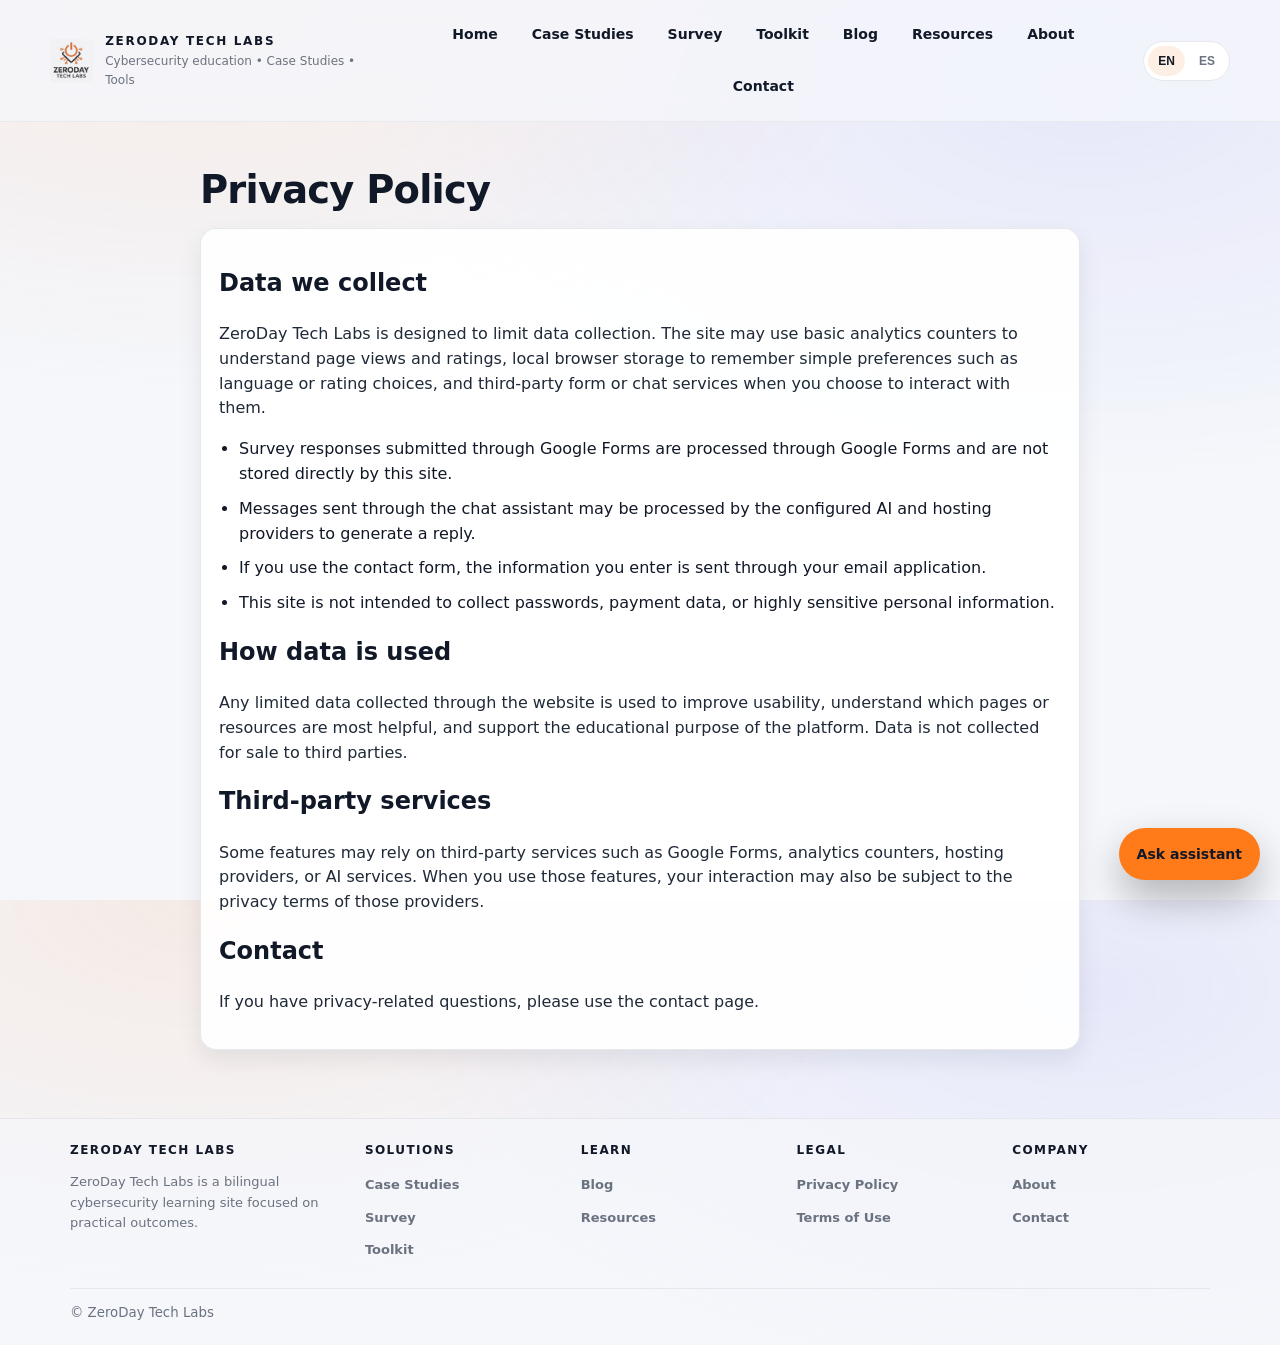
<file: legal/privacy.html>
<!DOCTYPE html>
<html lang="en">
<head>
<meta charset="utf-8"/>
<meta content="width=device-width, initial-scale=1" name="viewport"/>
<title>ZeroDay Tech Labs — Privacy Policy</title>
<link href="../assets/images/logo-mark.png" rel="icon"/>
<link href="../assets/css/styles.css" rel="stylesheet"/>
<script defer="" src="../assets/js/i18n.js"></script>
<script defer="" src="../assets/js/nav.js"></script>
</head>
<body>
<a class="skip-link" href="#main">Skip to content</a>
<header class="site-header">
<div class="container header-inner">
<a class="brand" href="../">
<img alt="ZeroDay Tech Labs logo" src="../assets/images/logo.png"/>
<div class="title">
<strong>ZERODAY TECH LABS</strong>
<span data-i18n="brand.tagline">Cybersecurity education • Case Studies • Tools</span>
</div>
</a>
<nav aria-label="Primary" class="nav nav-static">
<a data-i18n="nav.home" href="../">Home</a>
<a data-i18n="nav.labs" href="../labs/">Case Studies</a>
<a data-i18n="nav.survey" href="../survey/">Survey</a>
<a data-i18n="nav.toolkit" href="../toolkit/">Toolkit</a>
<a data-i18n="nav.blog" href="../blog/">Blog</a>
<a data-i18n="nav.resources" href="../resources/">Resources</a>
<a data-i18n="nav.about" href="../about/">About</a>
<a data-i18n="nav.contact" href="../contact/">Contact</a>
</nav>
<div class="header-controls">
<div aria-label="Language" class="lang-toggle">
<button aria-label="English" data-lang-btn="en" type="button">EN</button>
<button aria-label="Español" data-lang-btn="es" type="button">ES</button>
</div>
</div>
</div>
</header>
<main class="article" id="main">
<div class="container">
<div class="wrap">
<h1 data-lang="en">Privacy Policy</h1>
<h1 data-lang="es">Política de Privacidad</h1>
<div class="prose privacy-prose">
<h2 data-lang="en">Data we collect</h2>
<h2 data-lang="es">Datos que recopilamos</h2>
<p data-lang="en">ZeroDay Tech Labs is designed to limit data collection. The site may use basic analytics counters to understand page views and ratings, local browser storage to remember simple preferences such as language or rating choices, and third-party form or chat services when you choose to interact with them.</p>
<p data-lang="es">ZeroDay Tech Labs está diseñado para limitar la recopilación de datos. El sitio puede usar contadores analíticos básicos para entender vistas de páginas y valoraciones, almacenamiento local del navegador para recordar preferencias simples como idioma o selecciones de calificación, y servicios externos de formularios o chat cuando decides interactuar con ellos.</p>
<ul data-lang="en">
<li>Survey responses submitted through Google Forms are processed through Google Forms and are not stored directly by this site.</li>
<li>Messages sent through the chat assistant may be processed by the configured AI and hosting providers to generate a reply.</li>
<li>If you use the contact form, the information you enter is sent through your email application.</li>
<li>This site is not intended to collect passwords, payment data, or highly sensitive personal information.</li>
</ul>
<ul data-lang="es">
<li>Las respuestas enviadas mediante Google Forms se procesan a través de Google Forms y no se almacenan directamente en este sitio.</li>
<li>Los mensajes enviados al asistente de chat pueden ser procesados por los proveedores de IA y alojamiento configurados para generar una respuesta.</li>
<li>Si usas el formulario de contacto, la información que escribas se envía mediante tu aplicación de correo electrónico.</li>
<li>Este sitio no está diseñado para recopilar contraseñas, datos de pago ni información personal altamente sensible.</li>
</ul>
<h2 data-lang="en">How data is used</h2>
<h2 data-lang="es">Cómo se usan los datos</h2>
<p data-lang="en">Any limited data collected through the website is used to improve usability, understand which pages or resources are most helpful, and support the educational purpose of the platform. Data is not collected for sale to third parties.</p>
<p data-lang="es">Cualquier dato limitado recopilado a través del sitio web se usa para mejorar la usabilidad, entender qué páginas o recursos son más útiles y apoyar el propósito educativo de la plataforma. Los datos no se recopilan para su venta a terceros.</p>
<h2 data-lang="en">Third-party services</h2>
<h2 data-lang="es">Servicios de terceros</h2>
<p data-lang="en">Some features may rely on third-party services such as Google Forms, analytics counters, hosting providers, or AI services. When you use those features, your interaction may also be subject to the privacy terms of those providers.</p>
<p data-lang="es">Algunas funciones pueden depender de servicios de terceros como Google Forms, contadores analíticos, proveedores de alojamiento o servicios de IA. Cuando utilizas esas funciones, tu interacción también puede estar sujeta a las políticas de privacidad de esos proveedores.</p>
<h2 data-lang="en">Contact</h2>
<h2 data-lang="es">Contacto</h2>
<p data-lang="en">If you have privacy-related questions, please use the contact page.</p>
<p data-lang="es">Si tienes preguntas relacionadas con privacidad, utiliza la página de contacto.</p>
</div>
</div>
</div>
</main>
<footer class="footer">
<div class="container">
<div class="footer-top">
<div>
<h4>ZeroDay Tech Labs</h4>
<p class="note" data-i18n="footer.blurb">ZeroDay Tech Labs is a bilingual cybersecurity learning site focused on practical outcomes.</p>
</div>
<div>
<h4 data-i18n="footer.solutions">Solutions</h4>
<a data-i18n="nav.labs" href="../labs/">Case Studies</a>
<a data-i18n="nav.survey" href="../survey/">Survey</a>
<a data-i18n="nav.toolkit" href="../toolkit/">Toolkit</a>
</div>
<div>
<h4 data-i18n="footer.learn">Learn</h4>
<a data-i18n="nav.blog" href="../blog/">Blog</a>
<a data-i18n="nav.resources" href="../resources/">Resources</a>
</div>
<div>
<h4 data-i18n="footer.legal">Legal</h4>
<a data-i18n="footer.privacy" href="../legal/privacy.html">Privacy Policy</a>
<a data-i18n="footer.terms" href="../legal/terms.html">Terms of Use</a>
</div>
<div><h4 data-lang="en">Company</h4><h4 data-lang="es">Organización</h4><a data-i18n="nav.about" href="../about/">About</a><a data-i18n="nav.contact" href="../contact/">Contact</a></div></div>
<div class="footer-bottom"><small data-i18n="footer.copy">© ZeroDay Tech Labs</small></div>
</div>
</footer>
<script src="../assets/js/chat-config.js"></script>
<script src="../assets/js/chat-widget.js"></script>
</body>
</html>
</file>
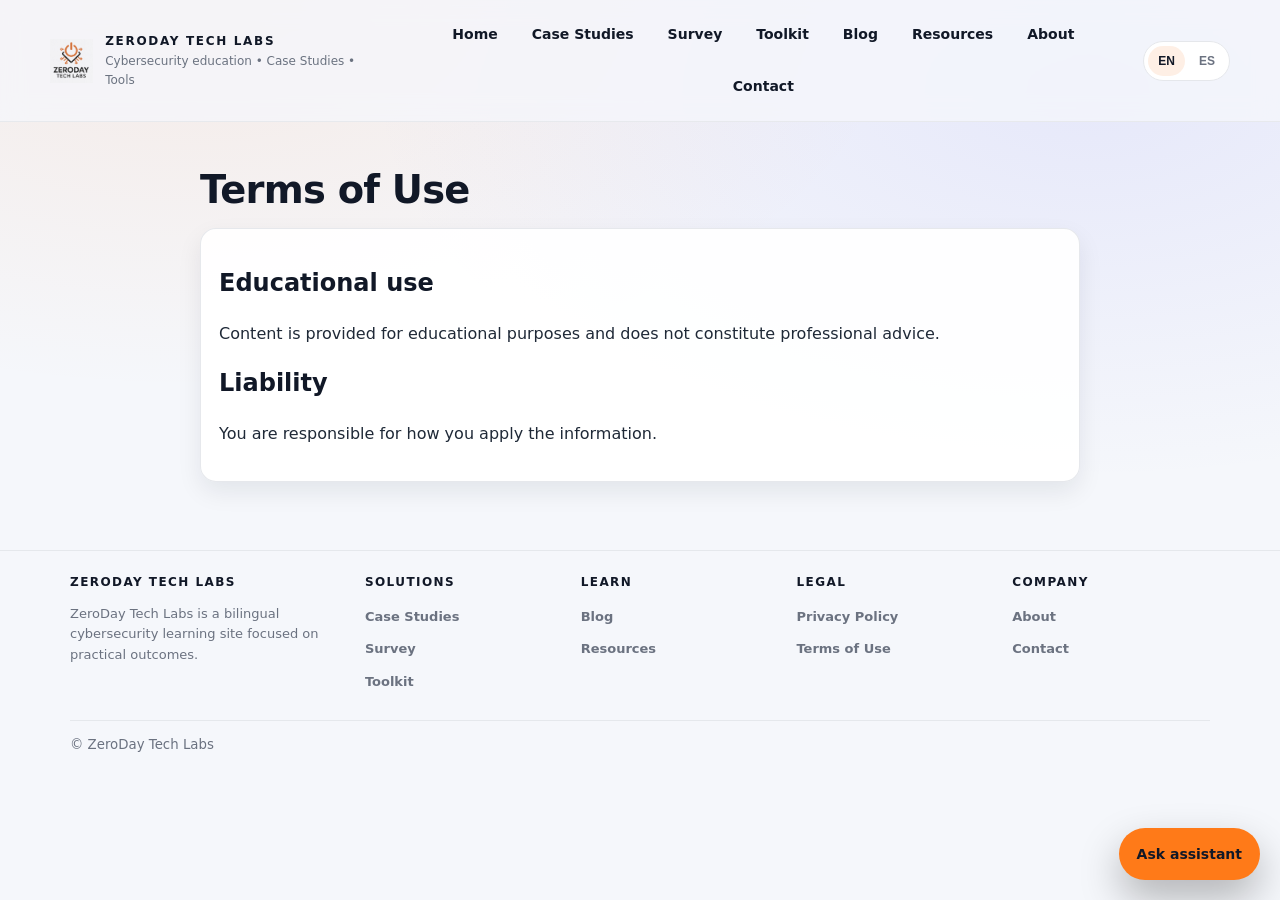
<file: legal/terms.html>
<!DOCTYPE html>

<html lang="en">
<head>
<meta charset="utf-8"/>
<meta content="width=device-width, initial-scale=1" name="viewport"/>
<title>ZeroDay Tech Labs — Terms of Use</title>
<link href="../assets/images/logo-mark.png" rel="icon"/>
<link href="../assets/css/styles.css" rel="stylesheet"/>
<script defer="" src="../assets/js/i18n.js"></script>
<script defer="" src="../assets/js/nav.js"></script>
</head>
<body>
<a class="skip-link" href="#main">Skip to content</a>
<header class="site-header">
<div class="container header-inner">
<a class="brand" href="../">
<img alt="ZeroDay Tech Labs logo" src="../assets/images/logo.png"/>
<div class="title">
<strong>ZERODAY TECH LABS</strong>
<span data-i18n="brand.tagline">Cybersecurity education • Case Studies • Tools</span>
</div>
</a>
<nav aria-label="Primary" class="nav nav-static">
<a data-i18n="nav.home" href="../">Home</a>
<a data-i18n="nav.labs" href="../labs/">Case Studies</a>
<a data-i18n="nav.survey" href="../survey/">Survey</a>
<a data-i18n="nav.toolkit" href="../toolkit/">Toolkit</a>
<a data-i18n="nav.blog" href="../blog/">Blog</a>
<a data-i18n="nav.resources" href="../resources/">Resources</a>
<a data-i18n="nav.about" href="../about/">About</a>
<a data-i18n="nav.contact" href="../contact/">Contact</a>
</nav>
<div class="header-controls">
<div aria-label="Language" class="lang-toggle">
<button aria-label="English" data-lang-btn="en" type="button">EN</button>
<button aria-label="Español" data-lang-btn="es" type="button">ES</button>
</div>

</div>
</div>
</header>

<main class="article" id="main">
<div class="container">
<div class="wrap">
<h1>Terms of Use</h1>
<div class="prose">
<h2>Educational use</h2>
<p>Content is provided for educational purposes and does not constitute professional advice.</p>
<h2>Liability</h2>
<p>You are responsible for how you apply the information.</p>
</div>
</div>
</div>
</main>
<footer class="footer">
<div class="container">
<div class="footer-top">
<div>
<h4>ZeroDay Tech Labs</h4>
<p class="note" data-i18n="footer.blurb">ZeroDay Tech Labs is a bilingual cybersecurity learning site focused on practical outcomes.</p>
</div>
<div>
<h4 data-i18n="footer.solutions">Solutions</h4>
<a data-i18n="nav.labs" href="../labs/">Case Studies</a>
<a data-i18n="nav.survey" href="../survey/">Survey</a>
<a data-i18n="nav.toolkit" href="../toolkit/">Toolkit</a>
</div>
<div>
<h4 data-i18n="footer.learn">Learn</h4>
<a data-i18n="nav.blog" href="../blog/">Blog</a>
<a data-i18n="nav.resources" href="../resources/">Resources</a>
</div>
<div>
<h4 data-i18n="footer.legal">Legal</h4>
<a data-i18n="footer.privacy" href="../legal/privacy.html">Privacy Policy</a>
<a data-i18n="footer.terms" href="../legal/terms.html">Terms of Use</a>
</div>
<div><h4 data-lang="en">Company</h4><h4 data-lang="es">Organización</h4><a data-i18n="nav.about" href="../about/">About</a><a data-i18n="nav.contact" href="../contact/">Contact</a></div></div>
<div class="footer-bottom">
<small data-i18n="footer.copy">© ZeroDay Tech Labs</small></div>
</div>
</footer>

<script src="../assets/js/chat-config.js"></script>
<script src="../assets/js/chat-widget.js"></script>
</body>
</html>
</file>
<file: assets/css/styles.css>
:root {
  --bg: #f5f7fb;
  --surface: #ffffff;
  --text: #111827;
  --muted: #6b7280;
  --border: #e5e7eb;
  --shadow: 0 18px 40px rgba(17,24,39,0.10);
  --shadow-sm: 0 10px 24px rgba(17,24,39,0.08);
  --brand: #f07a2f;
  --radius: 16px;
  --container: 1180px;
}

*{ box-sizing:border-box; }
html, body{ height:100%; }
body{
  margin:0;
  font-family: ui-sans-serif, system-ui, -apple-system, Segoe UI, Roboto, Helvetica, Arial;
  color: var(--text);
  background:
    radial-gradient(1200px 650px at 15% 0%, rgba(240,122,47,0.10), transparent 60%),
    radial-gradient(1200px 650px at 85% 10%, rgba(99,102,241,0.10), transparent 60%),
    var(--bg);
  line-height: 1.55;
}

a{ color:inherit; text-decoration:none; }
a:hover{ color: var(--brand); }
img{ max-width:100%; display:block; }

.container{ max-width: var(--container); margin: 0 auto; padding: 0 20px; }

.skip-link{ position:absolute; left:-999px; width:1px; height:1px; overflow:hidden; }
.skip-link:focus{ left:20px; top:20px; width:auto; height:auto; padding:10px 14px; background:var(--surface); border:1px solid var(--border); border-radius: 12px; z-index: 9999; }

.site-header{ position: sticky; top:0; z-index:1100; backdrop-filter: blur(12px); background: rgba(245,247,251,0.78); border-bottom: 1px solid rgba(229,231,235,0.9); }
.header-inner{ display:flex; align-items:center; justify-content:space-between; gap:16px; padding: 14px 0; }

.brand{ display:flex; align-items:center; gap:12px; min-width:240px; }
.brand img{ width:44px; height:44px; }
.brand .title strong{ display:block; font-size:12px; letter-spacing:0.14em; text-transform:uppercase; }
.brand .title span{ display:block; font-size:12px; color: var(--muted); margin-top:2px; }

.nav{ display:flex; align-items:center; gap:10px; flex-wrap:wrap; }
.nav a, .nav button.nav-link{ font-weight:750; font-size:14px; color: var(--text); padding: 10px 12px; border-radius: 12px; border:0; background: transparent; cursor:pointer; white-space:nowrap; }
.nav a.active{ color: var(--brand); }
.nav a:hover, .nav button.nav-link:hover{ background: rgba(17,24,39,0.04); }
.nav-static{ justify-content:center; }

.dropdown{ position: relative; }
.dropdown::after{ content:''; position:absolute; left:0; top:100%; width: 280px; height: 18px; }

.dropdown-menu{ position:absolute; top:100%; left:0; min-width:260px; background: var(--surface); border:1px solid var(--border); border-radius: 16px; box-shadow: var(--shadow-sm); padding:10px; display:none; }
.dropdown.open .dropdown-menu{ display:block; }
.dropdown-menu a{ display:block; padding:10px 12px; border-radius:12px; font-weight:750; }
.dropdown-menu a small{ display:block; font-weight:600; color: var(--muted); margin-top:3px; }
.dropdown-menu a:hover{ background: rgba(240,122,47,0.10); }

.header-controls{ display:flex; align-items:center; gap:10px; }
.lang-toggle{ display:flex; border:1px solid var(--border); background: var(--surface); border-radius: 999px; padding:4px; gap:4px; }
.lang-toggle button{ border:0; background: transparent; font-weight:850; font-size:12px; padding: 8px 10px; border-radius: 999px; cursor:pointer; color: var(--muted); }
.lang-toggle button.active{ background: rgba(240,122,47,0.12); color: var(--text); }

.btn{ display:inline-flex; align-items:center; justify-content:center; gap:10px; border:1px solid var(--border); background: var(--surface); color: var(--text); padding:10px 14px; border-radius:12px; font-weight:850; font-size:14px; box-shadow: 0 1px 0 rgba(17,24,39,0.03); }
.btn.primary{ background: linear-gradient(180deg, rgba(240,122,47,0.95), rgba(240,122,47,0.88)); border-color: rgba(240,122,47,0.38); color:#fff; box-shadow: 0 18px 40px rgba(240,122,47,0.20); }
.btn:hover{ transform: translateY(-1px); }
.btn:active{ transform: translateY(0); }

.mobile-toggle{ display:none; border:1px solid var(--border); background: var(--surface); width:42px; height:42px; border-radius: 12px; align-items:center; justify-content:center; cursor:pointer; }
.mobile-drawer{ position: fixed; inset:0; background: rgba(17,24,39,0.45); display:none; z-index:2000; }
.mobile-drawer.open{ display:block; }
.mobile-panel{ position:absolute; top:0; right:0; height:100%; width:min(420px, 92vw); background: var(--surface); padding:16px; box-shadow: var(--shadow); }
.mobile-panel .panel-top{ display:flex; align-items:center; justify-content:space-between; margin-bottom:10px; }
.mobile-panel .links a{ display:flex; justify-content: space-between; align-items:center; padding:12px 12px; border-radius: 12px; font-weight: 850; border:1px solid var(--border); margin: 10px 0; }
.mobile-panel details{ border:1px solid var(--border); border-radius: 12px; padding:8px 10px; margin: 10px 0; }
.mobile-panel summary{ cursor:pointer; font-weight: 900; list-style:none; }
.mobile-panel summary::-webkit-details-marker{ display:none; }
.mobile-panel .submenu a{ border:0; margin: 8px 0; padding:10px 10px; background: rgba(17,24,39,0.03); }

.hero{ padding: 48px 0 14px; }
.hero-grid{ display:grid; grid-template-columns: 1.05fr 0.95fr; gap:34px; align-items:center; padding: 22px 0 10px; }
.kicker{ display:inline-flex; align-items:center; padding:8px 12px; border-radius: 999px; background: rgba(240,122,47,0.10); border:1px solid rgba(240,122,47,0.16); font-weight:850; font-size:12px; }
.hero h1{ font-size: clamp(34px, 4vw, 54px); line-height:1.05; margin: 16px 0 10px; letter-spacing: -0.02em; }
.hero p{ margin: 0 0 18px; color: var(--muted); font-size:16px; max-width: 60ch; }
.hero-actions{ display:flex; flex-wrap:wrap; gap:12px; margin-top: 18px; }
.hero-visual{ border-radius:22px; overflow:hidden; border:1px solid rgba(229,231,235,0.95); box-shadow: var(--shadow-sm); background: rgba(255,255,255,0.8); }

.section{ padding: 28px 0; }
.section-header{ display:flex; align-items:flex-end; justify-content:space-between; gap:20px; margin: 6px 0 16px; }
.section-header h2{ margin:0; font-size:22px; letter-spacing:-0.01em; }
.section-header p{ margin:0; color: var(--muted); max-width: 78ch; }

.grid-3{ display:grid; grid-template-columns: repeat(3, 1fr); gap:16px; }
.card{ background: rgba(255,255,255,0.92); border:1px solid rgba(229,231,235,0.95); border-radius: var(--radius); padding: 18px; box-shadow: var(--shadow-sm); transition: transform .16s ease, box-shadow .16s ease; }
.card:hover{ transform: translateY(-2px); box-shadow: var(--shadow); }

.icon-badge{ width:42px; height:42px; border-radius: 14px; display:grid; place-items:center; background: rgba(240,122,47,0.10); border:1px solid rgba(240,122,47,0.16); }
.card h3{ margin: 12px 0 8px; font-size: 16px; }
.card p{ margin:0; color: var(--muted); font-size:14px; }

.blog-grid{ display:grid; grid-template-columns: repeat(2, 1fr); gap:16px; }
.blog-card{ padding:0; overflow:hidden; }
.blog-card .cover{ aspect-ratio: 16/9; border-bottom: 1px solid var(--border); background:#fff; }
.blog-card .cover img{ width:100%; height:100%; object-fit: cover; }
.blog-card .content{ padding: 16px 18px; }
.meta-row{ display:flex; align-items:center; justify-content: space-between; color: var(--muted); font-size:12px; }
.pill{ display:inline-flex; align-items:center; gap:8px; font-size:12px; font-weight: 900; color: var(--muted); padding: 6px 10px; border-radius: 999px; border:1px solid var(--border); background: rgba(255,255,255,0.96); }
.badges{ display:flex; flex-wrap:wrap; gap:8px; margin-top: 10px; }
.badge{ font-size:12px; font-weight:850; color: var(--muted); padding:6px 10px; border-radius: 999px; border:1px solid var(--border); background: rgba(255,255,255,0.96); }

.article{ padding: 30px 0 50px; }
.wrap{ max-width: 880px; margin: 0 auto; }
.breadcrumbs{ color: var(--muted); font-size:13px; margin: 10px 0 18px; }
.article h1{ font-size: clamp(30px, 3vw, 44px); margin: 8px 0 8px; letter-spacing: -0.02em; }
.sub{ color: var(--muted); margin: 0 0 12px; }
.cover{ border-radius: var(--radius); overflow:hidden; border:1px solid var(--border); box-shadow: var(--shadow-sm); margin: 18px 0 18px; }
.cover img{ width:100%; height:auto; }
.prose{ background: rgba(255,255,255,0.92); border:1px solid rgba(229,231,235,0.95); border-radius: var(--radius); padding: 18px; box-shadow: var(--shadow-sm); }
.prose h2{ margin-top: 18px; }
.prose p{ color: #1f2937; }
.prose ul{ padding-left: 18px; }
.prose li{ margin: 8px 0; }
.divider{ height:1px; background: rgba(229,231,235,0.95); margin: 22px 0; }

.rating{ display:flex; align-items:center; gap:12px; flex-wrap: wrap; }
.stars{ display:inline-flex; gap:8px; }
.star{ width:36px; height:36px; border-radius:12px; border:1px solid var(--border); background:#fff; cursor:pointer; display:grid; place-items:center; font-weight: 900; color:#111827; }
.star:hover{ border-color: rgba(240,122,47,0.42); }
.star.active{ background: rgba(240,122,47,0.12); border-color: rgba(240,122,47,0.42); }
.star svg{ width:18px; height:18px; display:block; fill:currentColor; stroke:currentColor; stroke-width:1.5; stroke-linejoin:round; }

.note{ color: var(--muted); font-size:13px; }

input, textarea, select{ width:100%; padding: 12px 12px; border-radius: 12px; border:1px solid var(--border); background:#fff; color:#111827; font-weight: 650; }
input:focus, textarea:focus, select:focus{ outline: 3px solid rgba(240,122,47,0.18); border-color: rgba(240,122,47,0.42); }

.cta-band{ margin-top: 22px; padding: 22px 0; }
.cta-inner{ display:flex; align-items:center; justify-content: space-between; gap:16px; padding: 18px 18px; border-radius: 18px; background: linear-gradient(90deg, rgba(240,122,47,0.10), rgba(255,255,255,0.85)); border:1px solid rgba(229,231,235,0.95); box-shadow: var(--shadow-sm); }
.cta-inner h3{ margin:0; font-size: 18px; letter-spacing: -0.01em; }
.cta-inner p{ margin: 6px 0 0; color: var(--muted); max-width: 72ch; }
.cta-actions{ display:flex; gap:10px; flex-wrap: wrap; }

.footer{ margin-top: 18px; border-top: 1px solid rgba(229,231,235,0.95); background: rgba(245,247,251,0.72); }
.footer-top{ display:grid; grid-template-columns: 1.4fr repeat(4, minmax(0, 1fr)); gap:18px; padding: 22px 0; }
.footer-top h4{ margin:0 0 10px; font-size: 12px; letter-spacing: 0.12em; text-transform: uppercase; color: var(--text); }
.footer-top a{ display:block; padding: 6px 0; color: var(--muted); font-weight: 750; font-size: 13px; }
.footer-top a:hover{ color: var(--brand); }
.footer-bottom{ display:flex; justify-content: space-between; align-items:center; gap:14px; flex-wrap: wrap; padding: 14px 0 22px; border-top: 1px solid rgba(229,231,235,0.95); }
.footer-bottom small{ color: var(--muted); }

@media (max-width: 980px){
  .hero-grid{ grid-template-columns: 1fr; }
  .grid-3{ grid-template-columns: 1fr; }
  .blog-grid{ grid-template-columns: 1fr; }
  .header-inner{ flex-direction: column; align-items: flex-start; }
  .nav{ gap: 8px 10px; justify-content: flex-start; }
  .header-controls{ width: 100%; justify-content: flex-end; }
  .mobile-toggle{ display:none; }
  .cta-inner{ flex-direction: column; align-items:flex-start; }
  .footer-top{ grid-template-columns: 1fr 1fr; }
}

@media (prefers-reduced-motion: reduce){
  *{ scroll-behavior:auto !important; transition:none !important; }
}





.callout{ margin:16px 0; padding:14px 16px; border-radius:14px; background: rgba(240,122,47,0.10); border:1px solid rgba(240,122,47,0.18); }
.callout strong{ display:block; margin-bottom:4px; }
.table-wrap{ overflow-x:auto; margin:14px 0; border:1px solid var(--border); border-radius:14px; background:#fff; box-shadow: var(--shadow-sm); }
.prose table{ width:100%; min-width:560px; border-collapse: collapse; }
.prose th, .prose td{ padding:12px 14px; border-bottom:1px solid var(--border); text-align:left; vertical-align:top; }
.prose th{ font-size:12px; text-transform:uppercase; letter-spacing:0.06em; color: var(--muted); background: rgba(245,247,251,0.92); }
.prose tr:last-child td{ border-bottom:0; }
.prose h3{ margin-top:18px; margin-bottom:6px; }

.case-intro{ margin-bottom:16px; }
.section-status{ margin: 0 0 10px; }
.badge-accent{ background: rgba(240,122,47,0.10); border-color: rgba(240,122,47,0.18); color: var(--text); }
.case-card{ padding:0; overflow:hidden; display:flex; flex-direction:column; height:100%; }
.case-media{ aspect-ratio: 16/9; border-bottom: 1px solid var(--border); background:#fff; }
.case-media img{ width:100%; height:100%; object-fit: cover; }
.case-body{ padding: 18px; display:flex; flex-direction:column; gap:10px; height:100%; }
.case-body .badges{ margin-top:0; }
.case-body h3{ margin:0; font-size:16px; }
.case-body p{ margin:0; color: var(--muted); font-size:14px; }
.case-list{ margin: 0; padding-left: 18px; color: var(--muted); font-size:14px; }
.case-list li{ margin: 6px 0; }
.case-cta{ margin-top: 8px; }
.case-subheader{ margin-top: 18px; scroll-margin-top: 96px; }
.case-subheader h3{ margin:0; font-size:18px; letter-spacing:-0.01em; }


.grid-4{ display:grid; grid-template-columns: repeat(auto-fit, minmax(220px, 1fr)); gap:16px; }
.feature-card{ display:flex; flex-direction:column; gap:10px; color: inherit; min-height: 100%; }
.feature-card .badges{ margin-top: 0; }
.feature-link{ margin-top:auto; font-weight: 900; color: var(--brand); }

.toolkit-hero{ display:grid; grid-template-columns: minmax(0, 1.35fr) minmax(260px, 0.65fr); gap:20px; align-items:stretch; }
.toolkit-hero h1{ margin: 14px 0 8px; font-size: clamp(30px, 3vw, 42px); letter-spacing: -0.02em; }
.toolkit-hero p{ margin: 0; color: var(--muted); max-width: 70ch; }
.toolkit-hero-copy{ display:flex; flex-direction:column; gap:14px; }
.toolkit-nav{ display:flex; flex-wrap:wrap; gap:10px; margin-top: 6px; }
.toolkit-nav .pill{ color: inherit; }
.toolkit-hero-side{ display:grid; gap:12px; }
.toolkit-stat{ border:1px solid rgba(229,231,235,0.95); border-radius: 16px; background: rgba(255,255,255,0.9); padding: 16px; box-shadow: var(--shadow-sm); }
.toolkit-stat strong{ display:block; font-size: 22px; letter-spacing: -0.02em; margin-bottom: 4px; }
.toolkit-stat span{ color: var(--muted); font-size: 14px; }

.toolkit-group{ margin-top: 28px; }
.toolkit-summary{ padding: 18px; }
.toolkit-summary-head{ display:flex; justify-content:space-between; align-items:flex-start; gap:16px; flex-wrap:wrap; }
.toolkit-summary p{ margin: 12px 0 0; color: var(--muted); max-width: 78ch; }
.toolkit-grid{ display:grid; grid-template-columns: repeat(auto-fit, minmax(260px, 1fr)); gap:16px; margin-top: 16px; }
.toolkit-card{ display:flex; flex-direction:column; gap:10px; }
.toolkit-card-wide{ grid-column: 1 / -1; }
.toolkit-card .badges{ margin-top: 0; }
.toolkit-card p{ margin: 0; }
.toolkit-list{ padding-left: 18px; margin: 0; }
.toolkit-list li{ margin: 6px 0; color: #374151; font-size: 14px; }
.toolkit-actions{ display:flex; flex-wrap:wrap; gap:10px; margin-top: auto; }
.toolkit-actions .btn{ width: auto; }
.toolkit-link-set{ display:flex; flex-wrap:wrap; gap:10px; margin-top: 4px; }
.mini-link{ display:inline-flex; align-items:center; justify-content:center; padding:10px 12px; border-radius: 999px; border:1px solid var(--border); background: rgba(255,255,255,0.96); font-weight: 850; color: inherit; }
.mini-link:hover{ border-color: rgba(240,122,47,0.35); }

@media (max-width: 980px){
  .toolkit-hero{ grid-template-columns: 1fr; }
}


.toolkit-page{ padding-top: 34px; }
.toolkit-hero{ display:flex; align-items:flex-end; justify-content:space-between; gap:18px; margin-bottom: 18px; }
.toolkit-title{ font-size: clamp(32px, 3vw, 48px); line-height: 1.06; margin: 14px 0 10px; letter-spacing: -0.02em; }
.toolkit-intro{ margin:0; color: var(--muted); max-width: 74ch; }
.toolkit-hero-actions{ align-self:flex-start; }
.toolkit-overview-grid{ display:grid; grid-template-columns: repeat(2, 1fr); gap:16px; margin-top: 20px; }
.toolkit-overview-card{ display:flex; flex-direction:column; gap:12px; height:100%; }
.toolkit-overview-title{ margin:0; font-size: 22px; letter-spacing:-0.01em; }
.toolkit-actions{ display:flex; gap:10px; flex-wrap:wrap; }
.toolkit-meta{ color: var(--muted); font-size:12px; font-weight:850; }
.toolkit-link{ color: var(--muted); font-size:12px; font-weight:900; }
.toolkit-most-used{ margin-top: 28px; }
.toolkit-quick-grid{ display:grid; grid-template-columns: repeat(3, 1fr); gap:16px; }
.toolkit-quick-card{ display:flex; flex-direction:column; gap:10px; height:100%; }
.toolkit-quick-card h3{ margin:0; font-size:16px; }
.toolkit-quick-card p{ margin:0; color: var(--muted); }
.toolkit-section{ margin-top: 32px; padding-top: 8px; scroll-margin-top: 96px; }
.toolkit-section-head{ align-items:flex-start; }
.toolkit-grid{ display:grid; grid-template-columns: repeat(3, 1fr); gap:16px; }
.toolkit-card{ display:flex; flex-direction:column; gap:12px; height:100%; }
.toolkit-card-top{ display:flex; align-items:center; justify-content:space-between; gap:12px; flex-wrap:wrap; }
.toolkit-card h3{ margin:0; font-size:17px; letter-spacing:-0.01em; }
.toolkit-card p{ margin:0; color: var(--muted); }
.toolkit-badges{ margin-top:0; }
.toolkit-footer{ display:flex; align-items:center; justify-content:space-between; gap:12px; margin-top:auto; flex-wrap:wrap; }
.toolkit-subsection{ margin-top: 22px; padding-top: 6px; }
.toolkit-subheader{ align-items:flex-start; margin-bottom: 14px; }
.toolkit-subheader h3{ margin:0; font-size:18px; letter-spacing:-0.01em; }
.toolkit-subheader p{ margin:6px 0 0; }
.toolkit-mini-grid{ display:grid; grid-template-columns: repeat(4, 1fr); gap:16px; }
.toolkit-mini-card h3{ font-size:16px; }

@media (max-width: 980px){
  .toolkit-hero{ flex-direction:column; align-items:flex-start; }
  .toolkit-overview-grid{ grid-template-columns: 1fr; }
  .toolkit-quick-grid{ grid-template-columns: 1fr; }
  .toolkit-grid{ grid-template-columns: 1fr; }
  .toolkit-mini-grid{ grid-template-columns: 1fr; }
}

.resources-page{ padding-top: 42px; }
.resource-hero{ display:grid; grid-template-columns: minmax(0, 1.7fr) minmax(280px, .9fr); gap: 24px; align-items:start; }
.resource-title{ margin: 10px 0 12px; max-width: 18ch; }
.resource-intro{ margin: 0; color: var(--muted); max-width: 70ch; }
.resource-hero-copy{ display:grid; gap: 18px; }
.resource-hero-side{ display:grid; gap: 14px; }
.resource-note{ padding: 16px 18px; border: 1px solid var(--border); border-radius: var(--radius-md); background: rgba(17,24,39,.03); }
.resource-note p{ margin: 0; color: var(--muted); }
.resource-jump{ gap: 10px; }
.resource-actions{ margin-top: 28px; }
.resource-action-grid{ display:grid; grid-template-columns: repeat(auto-fit,minmax(170px,1fr)); gap: 12px; }
.resource-action-link{ justify-content:center; text-align:center; }
.resource-category{ margin-top: 40px; }
.resource-header{ margin-bottom: 18px; }
.resource-grid{ display:grid; grid-template-columns: repeat(auto-fit,minmax(240px,1fr)); gap: 16px; }
.resource-card{ display:grid; gap: 14px; }
.resource-card-top{ display:flex; justify-content:space-between; align-items:flex-start; gap: 12px; }
.resource-card .badges{ display:flex; flex-wrap:wrap; gap: 8px; }
.resource-card h3{ margin: 0; }
.resource-card p{ margin: 0; color: var(--muted); }
.resource-links{ display:flex; gap: 10px; flex-wrap:wrap; margin-top: auto; }
@media (max-width: 920px){
  .resource-hero{ grid-template-columns: 1fr; }
}


.quick-access-grid{
  align-items: stretch;
}

.quick-access-card{
  display: flex;
  flex-direction: column;
  gap: 12px;
  color: inherit;
  min-height: 100%;
}

.quick-access-card h3{
  margin: 0;
  font-size: 18px;
  letter-spacing: -0.01em;
}

.quick-access-card p{
  margin: 0;
  color: var(--muted);
}

.text-link{
  display: inline-flex;
  align-items: center;
  gap: 8px;
  margin-top: auto;
  font-weight: 800;
  color: var(--brand);
}

.quick-access-card:hover .text-link{
  text-decoration: underline;
}

@media (max-width: 980px){
  .footer-top{
    grid-template-columns: 1fr;
  }
}


.survey-jump{
  display:flex;
  flex-wrap:wrap;
  gap:12px;
  margin: 4px 0 0;
}
.survey-hero{
  display:grid;
  gap:22px;
  padding: 24px;
  margin-bottom: 24px;
}
.survey-hero-head h1{
  margin: 14px 0 10px;
  font-size: clamp(32px, 3vw, 46px);
  line-height: 1.08;
  letter-spacing: -0.02em;
}
.survey-lead{
  margin:0;
  max-width: 76ch;
  color: var(--muted);
  font-size: 16px;
  line-height: 1.7;
}
.survey-overview{
  display:grid;
  grid-template-columns: repeat(2, minmax(0, 1fr));
  gap:16px;
}
.survey-overview-card{
  display:flex;
  flex-direction:column;
  gap:12px;
  height:100%;
}
.survey-overview-card h2{
  margin:0;
  font-size: 22px;
  letter-spacing: -0.01em;
}
.survey-overview-card p{
  margin:0;
  color: var(--muted);
}
.survey-block{
  display:grid;
  gap:16px;
  margin: 24px 0 0;
}
.survey-panel{
  scroll-margin-top: 110px;
}
.survey-panel-card{
  display:grid;
  gap:18px;
  padding:24px;
}
.survey-panel-head{
  display:flex;
  align-items:flex-start;
  justify-content:space-between;
  gap:16px;
  flex-wrap:wrap;
}
.survey-panel-head h2{
  margin: 10px 0 8px;
  font-size: 28px;
  letter-spacing: -0.02em;
}
.survey-panel-actions{
  display:flex;
  flex-wrap:wrap;
  gap:10px;
}
.survey-feature-grid{
  display:grid;
  grid-template-columns: repeat(3, minmax(0, 1fr));
  gap:14px;
}
.survey-feature{
  padding:16px;
  border:1px solid var(--border);
  border-radius: 16px;
  background: linear-gradient(180deg, rgba(255,255,255,0.98), rgba(240,122,47,0.06));
}
.survey-feature h3{
  margin:0 0 6px;
  font-size: 15px;
  letter-spacing: -0.01em;
}
.survey-feature p{
  margin:0;
  color: var(--muted);
  font-size: 14px;
  line-height: 1.6;
}
.survey-embed-card{
  padding:0;
  overflow:hidden;
}
.survey-embed-card iframe{
  width:100%;
  min-height: 1120px;
  border:0;
  background:#fff;
}
.survey-support-card{
  display:flex;
  align-items:center;
  justify-content:space-between;
  gap:14px;
  flex-wrap:wrap;
  padding:16px 18px;
}
.survey-support-card .note{
  margin:0;
  max-width: 70ch;
}
.btn:focus-visible,
.nav a:focus-visible,
.lang-toggle button:focus-visible,
.mini-link:focus-visible{
  outline: 3px solid rgba(240,122,47,0.24);
  outline-offset: 3px;
}
@media (max-width: 980px){
  .survey-overview{
    grid-template-columns: 1fr;
  }
  .survey-feature-grid{
    grid-template-columns: 1fr;
  }
  .survey-panel-card{
    padding:20px;
  }
  .survey-embed-card iframe{
    min-height: 1280px;
  }
}
@media (max-width: 720px){
  .survey-hero{
    padding:20px;
  }
  .survey-panel-head h2{
    font-size: 24px;
  }
  .survey-panel-actions,
  .survey-jump,
  .survey-support-card{
    flex-direction:column;
    align-items:stretch;
  }
  .survey-panel-actions .btn,
  .survey-jump .btn,
  .survey-support-card .btn{
    width:100%;
  }
}


.zdtl-chat-shell{
  position: fixed;
  right: 24px;
  bottom: 24px;
  z-index: 2600;
}

.zdtl-chat-launcher{
  display: inline-flex;
  align-items: center;
  justify-content: center;
  min-height: 52px;
  padding: 0 18px;
  border: 1px solid rgba(240,122,47,0.34);
  border-radius: 999px;
  background: linear-gradient(180deg, rgba(240,122,47,0.96), rgba(240,122,47,0.88));
  color: #fff;
  font-weight: 850;
  font-size: 14px;
  box-shadow: 0 18px 40px rgba(240,122,47,0.22);
  cursor: pointer;
}

.zdtl-chat-launcher:hover{
  transform: translateY(-1px);
}

.zdtl-chat-panel{
  position: absolute;
  right: 0;
  bottom: 66px;
  width: min(400px, calc(100vw - 32px));
  max-height: min(76vh, 720px);
  display: none;
  grid-template-rows: auto minmax(180px, 1fr) auto auto;
  border: 1px solid rgba(229,231,235,0.96);
  border-radius: 22px;
  background: rgba(255,255,255,0.98);
  box-shadow: 0 30px 60px rgba(17,24,39,0.18);
  overflow: hidden;
}

.zdtl-chat-shell.is-open .zdtl-chat-panel{
  display: grid;
}

.zdtl-chat-header{
  display: flex;
  align-items: flex-start;
  justify-content: space-between;
  gap: 16px;
  padding: 18px 18px 14px;
  background: linear-gradient(180deg, rgba(240,122,47,0.10), rgba(255,255,255,0.98));
  border-bottom: 1px solid rgba(229,231,235,0.96);
}

.zdtl-chat-title{
  display: block;
  font-size: 16px;
  letter-spacing: -0.01em;
}

.zdtl-chat-subtitle{
  margin: 6px 0 0;
  color: var(--muted);
  font-size: 13px;
}

.zdtl-chat-close{
  border: 1px solid var(--border);
  background: #fff;
  color: var(--text);
  padding: 8px 12px;
  border-radius: 12px;
  font-weight: 800;
  cursor: pointer;
}

.zdtl-chat-body{
  padding: 16px 16px 8px;
  overflow: auto;
  background: rgba(255,255,255,0.98);
}

.zdtl-chat-message{
  max-width: 92%;
  padding: 12px 14px;
  border-radius: 16px;
  margin-bottom: 12px;
  border: 1px solid rgba(229,231,235,0.96);
  box-shadow: 0 8px 18px rgba(17,24,39,0.06);
}

.zdtl-chat-message p{
  margin: 0;
  white-space: pre-wrap;
}

.zdtl-chat-message p + p{
  margin-top: 10px;
}

.zdtl-chat-inline-link{
  color: var(--brand);
  font-weight: 800;
  text-decoration: none;
  border-bottom: 1px solid rgba(240,122,47,0.24);
}

.zdtl-chat-inline-link:hover{
  border-bottom-color: rgba(240,122,47,0.50);
}

.zdtl-chat-message.user{
  margin-left: auto;
  background: rgba(240,122,47,0.10);
  border-color: rgba(240,122,47,0.20);
}

.zdtl-chat-message.assistant{
  background: #fff;
}

.zdtl-chat-message.is-typing{
  opacity: 0.8;
}

.zdtl-chat-prompts{
  display: flex;
  flex-wrap: wrap;
  gap: 8px;
  padding: 0 16px 12px;
}

.zdtl-chat-prompt{
  border: 1px solid var(--border);
  background: #fff;
  color: var(--text);
  padding: 8px 12px;
  border-radius: 999px;
  font-size: 12px;
  font-weight: 800;
  cursor: pointer;
}

.zdtl-chat-prompt:hover{
  border-color: rgba(240,122,47,0.34);
  color: var(--brand);
}

.zdtl-chat-form{
  border-top: 1px solid rgba(229,231,235,0.96);
  padding: 14px 16px 16px;
  background: rgba(255,255,255,0.98);
}

.zdtl-chat-label{
  position: absolute;
  left: -9999px;
}

.zdtl-chat-input-row{
  display: grid;
  grid-template-columns: 1fr auto;
  gap: 10px;
  align-items: end;
}

#zdtl-chat-input{
  resize: none;
  min-height: 50px;
  max-height: 180px;
  line-height: 1.45;
}

.zdtl-chat-send{
  min-height: 50px;
  padding: 0 16px;
  border: 1px solid rgba(240,122,47,0.34);
  border-radius: 14px;
  background: linear-gradient(180deg, rgba(240,122,47,0.96), rgba(240,122,47,0.88));
  color: #fff;
  font-weight: 850;
  cursor: pointer;
  box-shadow: 0 14px 28px rgba(240,122,47,0.18);
}

.zdtl-chat-send:disabled{
  opacity: 0.65;
  cursor: wait;
}

@media (max-width: 640px){
  .zdtl-chat-shell{
    right: 16px;
    left: 16px;
    bottom: 16px;
  }

  .zdtl-chat-launcher{
    width: 100%;
  }

  .zdtl-chat-panel{
    right: 0;
    left: 0;
    width: auto;
    bottom: 64px;
    max-height: 78vh;
  }

  .zdtl-chat-input-row{
    grid-template-columns: 1fr;
  }

  .zdtl-chat-send{
    width: 100%;
  }
}


.survey-page{
  padding-top: 34px;
}

.survey-hero{
  display:grid;
  grid-template-columns: minmax(0, 1fr);
  gap:16px;
  align-items:stretch;
  padding: 28px;
}

.survey-hero-copy-full{
  max-width: 820px;
}

.survey-title{
  margin: 12px 0 10px;
  font-size: clamp(32px, 3vw, 46px);
  line-height: 1.05;
  letter-spacing: -0.02em;
}

.survey-intro{
  margin:0;
  color: var(--muted);
  max-width: 72ch;
}

.survey-support{
  margin: 12px 0 0;
  color: var(--muted);
  font-size: 15px;
}

.survey-actions-row{
  display:flex;
  flex-wrap:wrap;
  gap:12px;
  margin-top: 18px;
}

.survey-hero-side{
  display:grid;
  gap:12px;
}

.survey-stat{
  border:1px solid rgba(229,231,235,0.95);
  border-radius: 16px;
  background: rgba(255,255,255,0.92);
  padding: 16px;
  box-shadow: var(--shadow-sm);
}

.survey-stat strong{
  display:block;
  font-size: 22px;
  letter-spacing: -0.02em;
  margin-bottom: 4px;
}

.survey-stat span{
  display:block;
  color: var(--muted);
  font-size: 14px;
}


.survey-panel{
  display:grid;
  gap:18px;
}

.survey-panel-accent{
  background: linear-gradient(180deg, rgba(255,255,255,0.96), rgba(240,122,47,0.05));
}

.survey-panel-head{
  align-items:flex-start;
  margin: 0;
}

.survey-panel-head h2{
  margin: 10px 0 8px;
  font-size: 24px;
  letter-spacing: -0.01em;
}

.survey-panel-head p{
  margin:0;
  color: var(--muted);
  max-width: 76ch;
}

.survey-panel-actions{
  display:flex;
  flex-direction:column;
  gap:10px;
  min-width: 220px;
}

.survey-card-grid{
  display:grid;
  grid-template-columns: repeat(2, 1fr);
  gap:16px;
}

.survey-info-card{
  display:grid;
  gap:12px;
  height:100%;
}

.survey-info-card h3{
  margin:0;
  font-size: 18px;
}

.survey-embed-toggle{
  border:1px solid var(--border);
  border-radius: 16px;
  background: rgba(255,255,255,0.96);
  box-shadow: var(--shadow-sm);
  overflow:hidden;
}

.survey-embed-toggle summary{
  list-style:none;
  cursor:pointer;
  display:flex;
  align-items:center;
  justify-content:space-between;
  gap:12px;
  padding: 16px 18px;
  font-weight: 850;
}

.survey-embed-toggle summary::-webkit-details-marker{
  display:none;
}

.survey-embed-toggle summary::after{
  content:'Show';
  font-size: 12px;
  letter-spacing: 0.04em;
  text-transform: uppercase;
  color: var(--muted);
}

.survey-embed-toggle[open] summary{
  border-bottom:1px solid var(--border);
  background: rgba(240,122,47,0.06);
}

.survey-embed-toggle[open] summary::after{
  content:'Hide';
}

html[lang="es"] .survey-embed-toggle summary::after{
  content:'Abrir';
}

html[lang="es"] .survey-embed-toggle[open] summary::after{
  content:'Cerrar';
}

.survey-embed-toggle summary:focus-visible,
.survey-jump a:focus-visible,
.survey-panel-actions a:focus-visible{
  outline: 3px solid rgba(240,122,47,0.18);
  outline-offset: 2px;
}

.survey-embed-card{
  padding:0;
  overflow:hidden;
  border-radius: 0;
  box-shadow:none;
  border:0;
}

.survey-embed-card iframe{
  width:100%;
  min-height: 1040px;
  border:0;
  background:#fff;
}

.survey-note-card{
  max-width: none;
}

@media (max-width: 980px){
  .survey-hero{
    grid-template-columns: 1fr;
  }

  .survey-panel-head{
    display:grid;
    gap:16px;
  }

  .survey-panel-actions{
    min-width: 0;
  }

  .survey-card-grid{
    grid-template-columns: 1fr;
  }

  .survey-actions-row{
    flex-direction:column;
  }

  .survey-actions-row .btn,
  .survey-panel-actions .btn{
    width:100%;
  }

  .survey-embed-card iframe{
    min-height: 1180px;
  }
}


.survey-hero .pill,
.survey-panel .pill{
  background: rgba(240,122,47,0.10);
  border-color: rgba(240,122,47,0.20);
}
.survey-panel{
  border: 1px solid rgba(229,231,235,0.96);
}
.survey-note-card{
  background: linear-gradient(180deg, rgba(255,255,255,0.98), rgba(248,250,252,0.96));
}
.survey-embed-card iframe{
  min-height: 1120px;
}
@media (max-width: 980px){
  .survey-embed-card iframe{
    min-height: 1240px;
  }
}



.about-hero-card,
.about-detail-card{
  display:grid;
  gap:16px;
}

.about-copy-stack{
  display:grid;
  gap:14px;
  max-width: 86ch;
}

.about-copy-stack p{
  margin:0;
  color:#1f2937;
  line-height:1.75;
}

.about-card-grid{
  margin-top:18px;
}

.about-card{
  height:100%;
}

.privacy-prose ul[data-lang]{
  padding-left:20px;
}

.privacy-prose li{
  margin:10px 0;
}

.case-intro-strong{
  background: linear-gradient(180deg, rgba(255,255,255,0.98), rgba(240,122,47,0.06));
}

.case-card-live{
  border-color: rgba(240,122,47,0.26);
}

.case-meta-list{
  display:grid;
  gap:10px;
}

.case-meta-item{
  display:flex;
  flex-direction:column;
  gap:4px;
  padding:12px 14px;
  border:1px solid var(--border);
  border-radius:14px;
  background: rgba(255,255,255,0.96);
}

.case-meta-item strong{
  font-size:12px;
  letter-spacing:0.04em;
  text-transform:uppercase;
}

.case-actions{
  display:flex;
  flex-wrap:wrap;
  gap:10px;
  margin-top:auto;
}

@media (max-width: 720px){
  .about-copy-stack{
    gap:12px;
  }

  .case-actions{
    flex-direction:column;
  }

  .case-actions .btn{
    width:100%;
  }
}


.case-disclaimer{
  display:grid;
  grid-template-columns:auto 1fr;
  gap:14px;
  align-items:flex-start;
  max-width:980px;
  margin:0 0 18px;
  padding:18px 20px;
  border-color: rgba(240,122,47,0.24);
  background: linear-gradient(180deg, rgba(255,255,255,0.98), rgba(240,122,47,0.07));
}

.case-disclaimer-mark{
  width:12px;
  min-height:100%;
  border-radius:999px;
  background: linear-gradient(180deg, var(--brand), #f59a44);
  box-shadow: 0 10px 22px rgba(240,122,47,0.24);
}

.case-disclaimer strong{
  display:block;
  margin-bottom:6px;
  color:var(--text);
  font-size:15px;
  letter-spacing:-0.01em;
}

.case-disclaimer p{
  margin:0;
  line-height:1.65;
}

.case-card-live .badge{
  background: rgba(255,255,255,0.78);
}

@media (max-width: 720px){
  .case-disclaimer{
    grid-template-columns:1fr;
  }

  .case-disclaimer-mark{
    width:72px;
    min-height:6px;
  }
}


.case-grid-anchor{
  scroll-margin-top:96px;
}

.about-icon svg{
  width:27px;
  height:27px;
  fill:none;
  stroke:var(--brand);
  stroke-width:2.6;
  stroke-linecap:round;
  stroke-linejoin:round;
}

.about-card .icon-badge{
  background:linear-gradient(180deg, rgba(240,122,47,0.12), rgba(255,255,255,0.96));
  border-color:rgba(240,122,47,0.22);
  box-shadow:0 12px 24px rgba(240,122,47,0.08);
}


.ux-toolkit-page,
.ux-resources-page{
  padding-top: 42px;
}

.ux-hero-panel{
  display:grid;
  grid-template-columns: minmax(0,1.45fr) minmax(280px,.75fr);
  gap:24px;
  align-items:stretch;
  border:1px solid rgba(229,231,235,.95);
  border-radius:24px;
  background:
    linear-gradient(135deg, rgba(255,255,255,.96), rgba(255,248,243,.92)),
    radial-gradient(circle at top right, rgba(240,122,47,.16), transparent 42%);
  box-shadow: var(--shadow-sm);
  padding:26px;
}

.ux-hero-copy h1{
  margin:14px 0 10px;
  font-size: clamp(32px, 3.5vw, 50px);
  line-height:1.05;
  letter-spacing:-.03em;
  max-width: 860px;
}

.ux-hero-copy p{
  margin:0;
  color:var(--muted);
  max-width:72ch;
}

.ux-hero-actions{
  display:flex;
  flex-direction:column;
  justify-content:center;
  gap:12px;
  padding:18px;
  border:1px solid rgba(240,122,47,.18);
  border-radius:20px;
  background:rgba(255,255,255,.74);
}

.ux-start-strip{
  display:grid;
  grid-template-columns:minmax(220px,.55fr) minmax(0,1.45fr);
  gap:18px;
  align-items:stretch;
  margin:22px 0;
  padding:18px;
  border:1px solid rgba(229,231,235,.95);
  border-radius:22px;
  background:rgba(255,255,255,.78);
  box-shadow:var(--shadow-sm);
}

.ux-start-strip h2{
  margin:0 0 6px;
  letter-spacing:-.02em;
}

.ux-start-strip p{
  margin:0;
  color:var(--muted);
}

.ux-start-grid{
  display:grid;
  grid-template-columns:repeat(3,1fr);
  gap:12px;
}

.ux-start-card,
.ux-action-card{
  display:flex;
  flex-direction:column;
  gap:5px;
  min-height:100%;
  padding:15px;
  border:1px solid rgba(229,231,235,.95);
  border-radius:16px;
  background:#fff;
  box-shadow:0 8px 18px rgba(17,24,39,.05);
}

.ux-start-card:hover,
.ux-action-card:hover,
.ux-link-list a:hover{
  border-color:rgba(240,122,47,.42);
  background:rgba(240,122,47,.06);
  color:var(--text);
}

.ux-start-card strong,
.ux-action-card strong{
  font-size:14px;
  letter-spacing:-.01em;
}

.ux-start-card span,
.ux-action-card span{
  color:var(--muted);
  font-size:13px;
  line-height:1.35;
}

.ux-toolkit-grid{
  display:grid;
  grid-template-columns:repeat(2,minmax(0,1fr));
  gap:18px;
  margin-top:22px;
}

.ux-toolkit-card,
.ux-resource-card{
  display:flex;
  flex-direction:column;
  gap:14px;
  padding:22px;
}

.ux-toolkit-card h2,
.ux-resource-footer-card h2{
  margin:0;
  font-size:24px;
  line-height:1.15;
  letter-spacing:-.02em;
}

.ux-toolkit-card p,
.ux-resource-card p,
.ux-resource-footer-card p{
  margin:0;
  color:var(--muted);
}

.ux-card-topline{
  display:flex;
  flex-wrap:wrap;
  gap:8px;
  align-items:center;
}

.ux-chip{
  display:inline-flex;
  align-items:center;
  min-height:30px;
  padding:0 10px;
  border-radius:999px;
  border:1px solid rgba(240,122,47,.18);
  background:rgba(240,122,47,.09);
  color:#9a4f18;
  font-size:12px;
  font-weight:900;
}

.ux-topic-row{
  display:flex;
  flex-wrap:wrap;
  gap:8px;
}

.ux-topic-row span{
  display:inline-flex;
  align-items:center;
  min-height:32px;
  padding:0 10px;
  border-radius:999px;
  border:1px solid var(--border);
  background:rgba(255,255,255,.88);
  color:#374151;
  font-size:12px;
  font-weight:850;
}

.ux-card-actions{
  display:flex;
  flex-wrap:wrap;
  gap:10px;
  margin-top:auto;
}

.ux-details{
  margin-top:4px;
  border:1px solid var(--border);
  border-radius:16px;
  background:rgba(249,250,251,.9);
  overflow:hidden;
}

.ux-details summary{
  cursor:pointer;
  list-style:none;
  padding:14px 16px;
  font-weight:900;
  color:#1f2937;
}

.ux-details summary::-webkit-details-marker{
  display:none;
}

.ux-details summary::after{
  content:'+';
  float:right;
  color:var(--brand);
  font-weight:900;
}

.ux-details[open] summary::after{
  content:'–';
}

.ux-link-list{
  display:grid;
  gap:8px;
  padding:0 14px 14px;
}

.ux-link-list a{
  display:flex;
  justify-content:space-between;
  gap:12px;
  padding:11px 12px;
  border:1px solid rgba(229,231,235,.95);
  border-radius:12px;
  background:#fff;
  font-size:14px;
  font-weight:800;
}

.ux-link-list a::after{
  content:'Open';
  color:var(--muted);
  font-size:12px;
  font-weight:900;
}

html[lang="es"] .ux-link-list a::after{
  content:'Abrir';
}

.ux-resource-hero{
  margin-bottom:24px;
}

.ux-source-panel{
  display:grid;
  grid-template-columns:repeat(2,1fr);
  gap:10px;
  align-content:center;
  padding:18px;
  border:1px solid rgba(240,122,47,.18);
  border-radius:20px;
  background:rgba(255,255,255,.74);
}

.ux-source-panel span{
  display:grid;
  place-items:center;
  min-height:44px;
  border:1px solid rgba(229,231,235,.95);
  border-radius:14px;
  background:#fff;
  color:#374151;
  font-size:13px;
  font-weight:900;
}

.ux-priority-actions,
.ux-resource-categories{
  margin-top:26px;
}

.ux-action-grid{
  display:grid;
  grid-template-columns:repeat(4,1fr);
  gap:12px;
}

.ux-resource-grid{
  display:grid;
  grid-template-columns:repeat(2,minmax(0,1fr));
  gap:18px;
}

.ux-resource-card h3{
  margin:0;
  font-size:20px;
  line-height:1.2;
  letter-spacing:-.02em;
}

.ux-resource-card .ux-link-list{
  padding:0;
  margin-top:auto;
}

.ux-resource-footer-card{
  display:flex;
  align-items:center;
  justify-content:space-between;
  gap:18px;
  margin-top:22px;
  padding:22px;
  background:linear-gradient(90deg, rgba(240,122,47,.10), rgba(255,255,255,.95));
}

@media (max-width: 980px){
  .ux-hero-panel,
  .ux-start-strip,
  .ux-toolkit-grid,
  .ux-resource-grid{
    grid-template-columns:1fr;
  }
  .ux-action-grid,
  .ux-start-grid{
    grid-template-columns:repeat(2,1fr);
  }
}

@media (max-width: 640px){
  .ux-hero-panel{
    padding:20px;
    border-radius:20px;
  }
  .ux-hero-actions,
  .ux-source-panel,
  .ux-action-grid,
  .ux-start-grid{
    grid-template-columns:1fr;
  }
  .ux-start-strip,
  .ux-toolkit-card,
  .ux-resource-card,
  .ux-resource-footer-card{
    padding:16px;
  }
  .ux-card-actions,
  .ux-resource-footer-card{
    flex-direction:column;
    align-items:stretch;
  }
  .ux-card-actions .btn,
  .ux-hero-actions .btn,
  .ux-resource-footer-card .btn{
    width:100%;
  }
}
</file>
